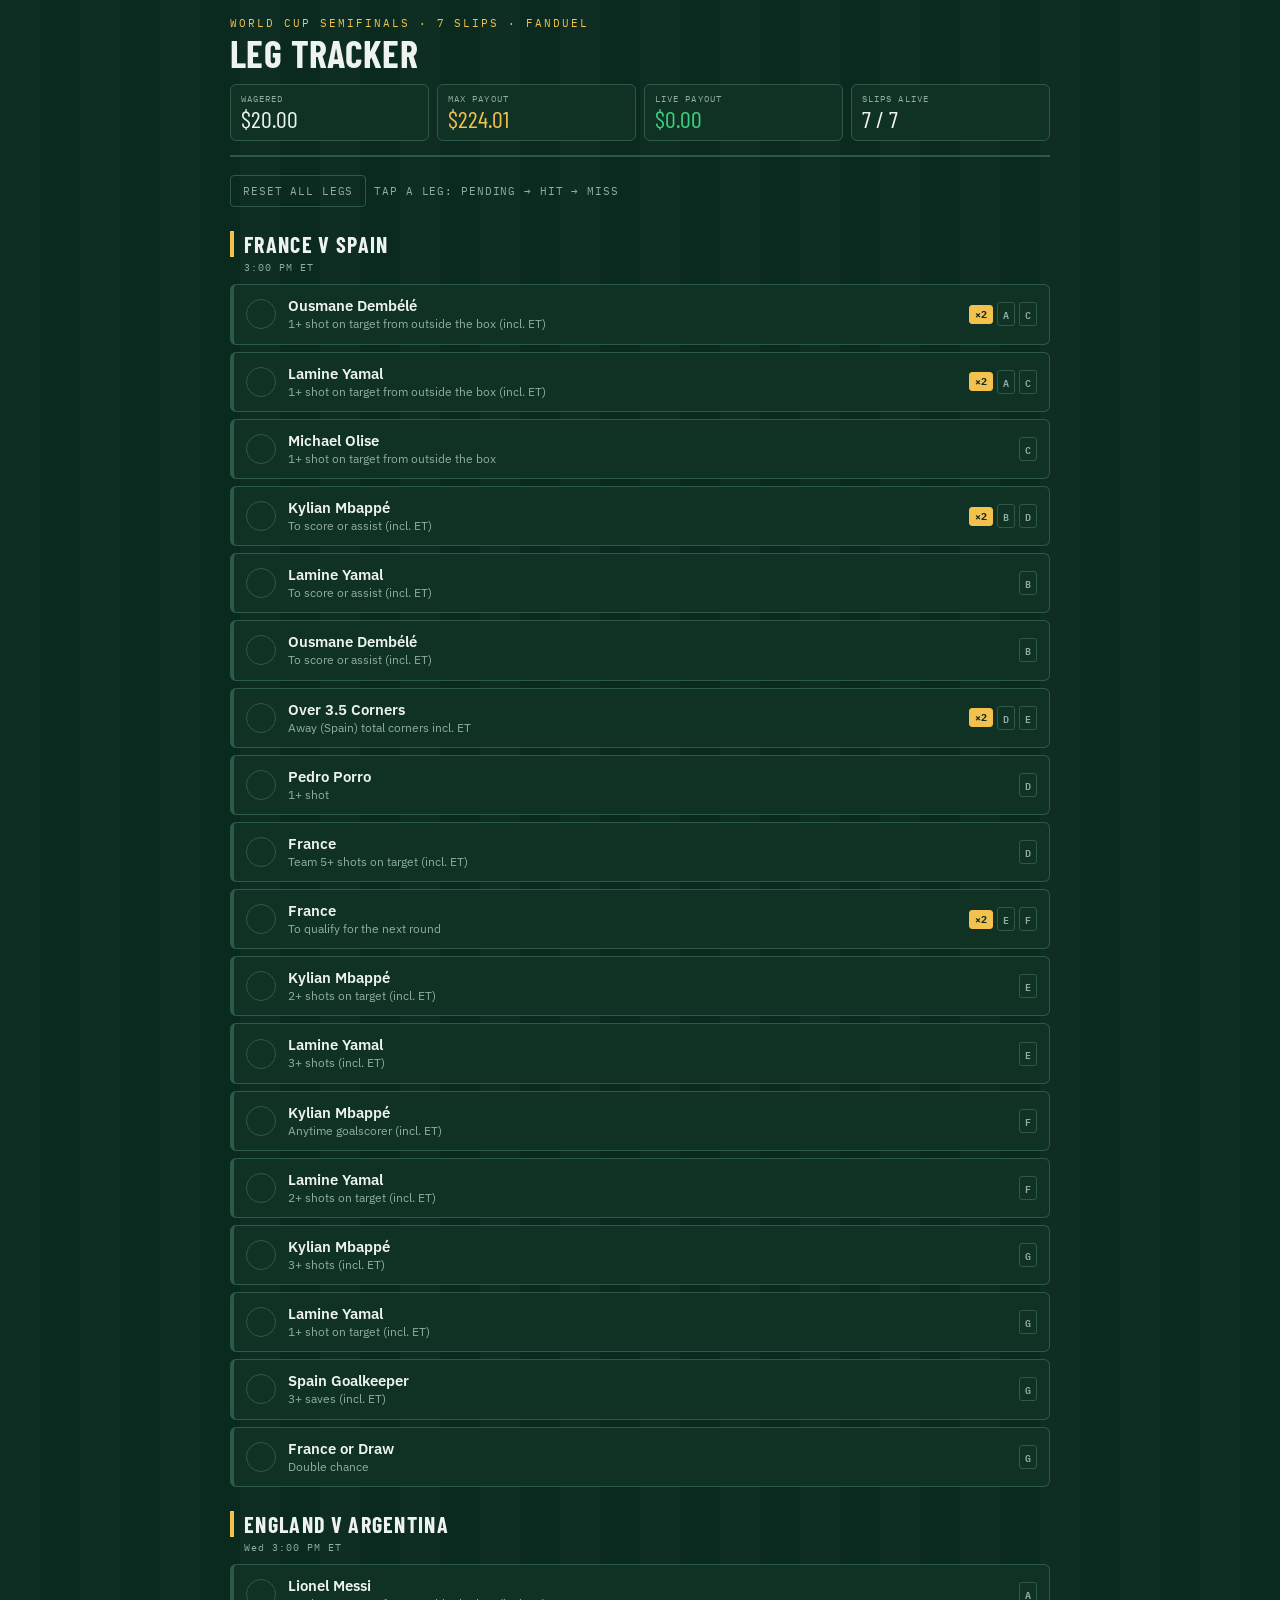
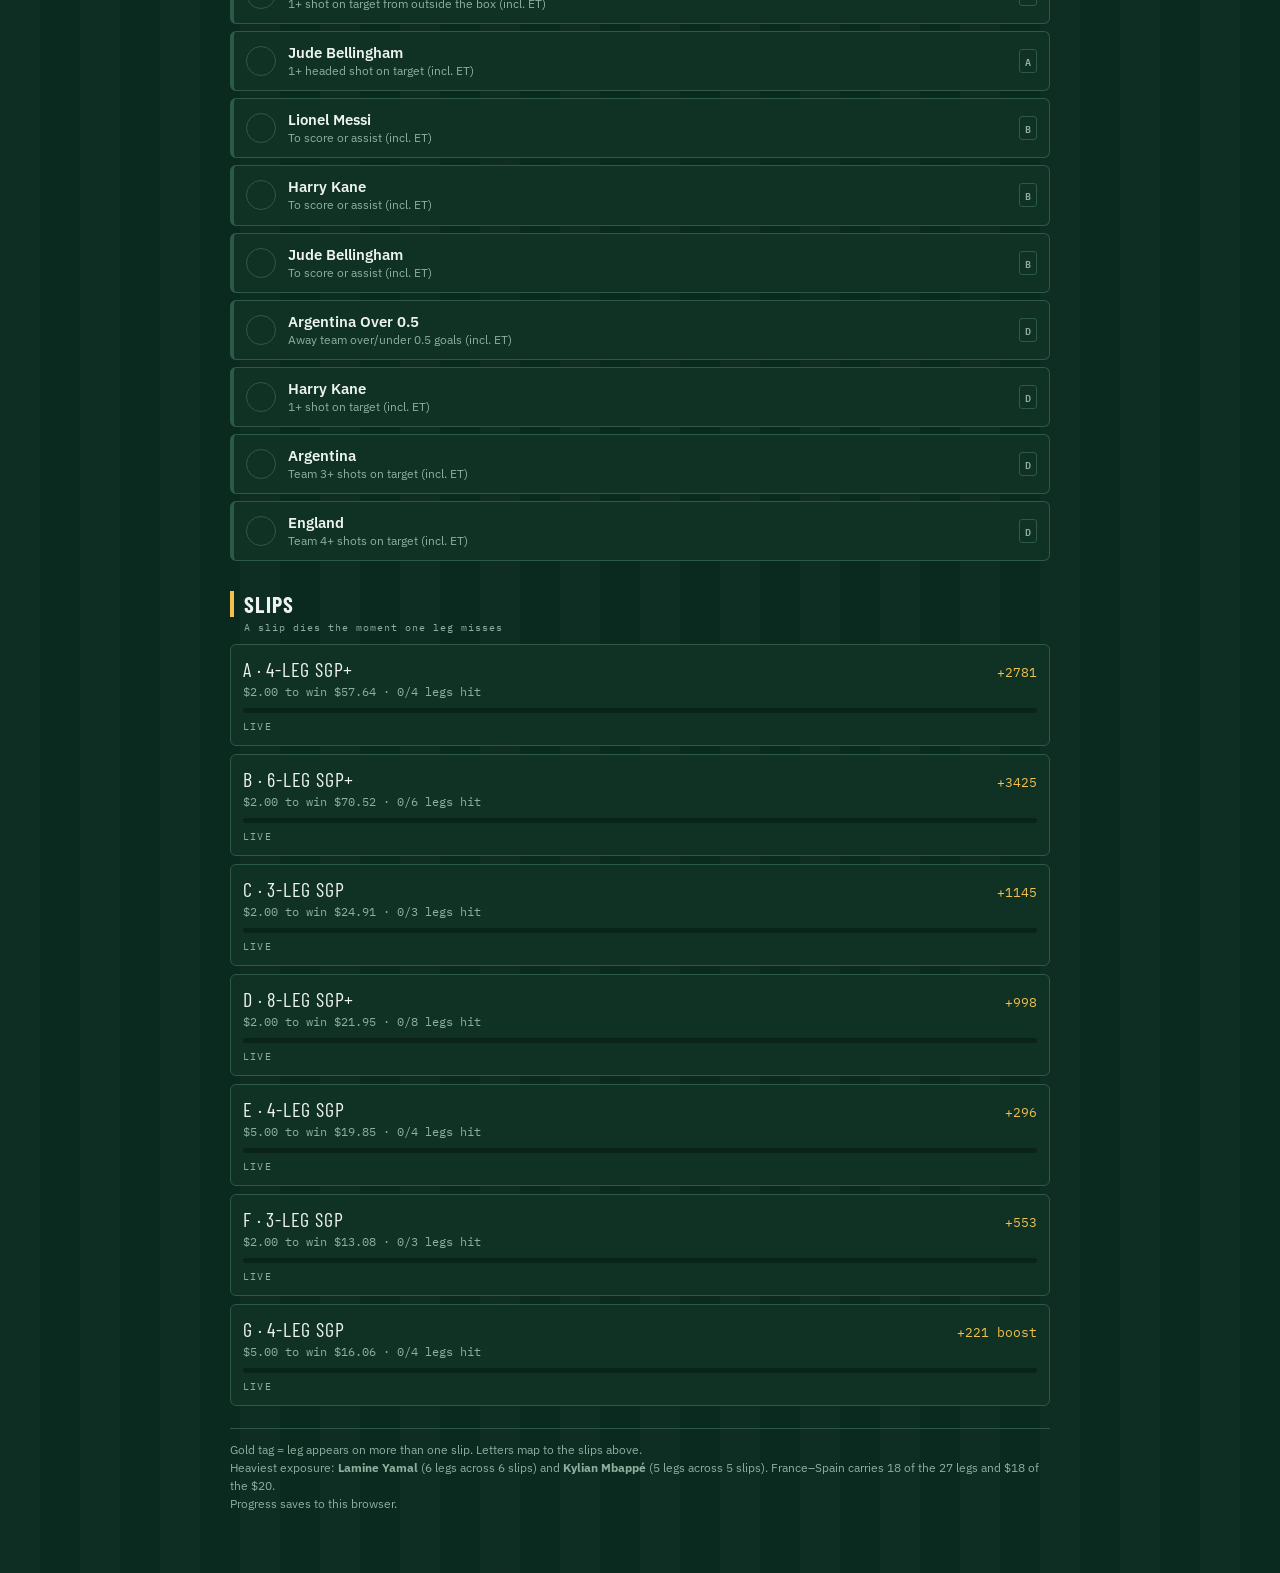
<file: index.html>
<!DOCTYPE html>
<html lang="en">
<head>
<meta charset="utf-8">
<meta name="viewport" content="width=device-width, initial-scale=1">
<meta name="theme-color" content="#0b2a1f">
<title>WC Semis — Bet Tracker</title>
<link rel="preconnect" href="https://fonts.googleapis.com">
<link rel="preconnect" href="https://fonts.gstatic.com" crossorigin>
<link href="https://fonts.googleapis.com/css2?family=Barlow+Condensed:wght@500;600;700&family=IBM+Plex+Sans:wght@400;500;600&family=IBM+Plex+Mono:wght@500;600&display=swap" rel="stylesheet">
<style>
  :root{
    --pitch:#0b2a1f;
    --pitch-2:#103829;
    --line:#2c5a46;
    --chalk:#eef3ef;
    --dim:#8fae9f;
    --gold:#f2c14e;
    --hit:#3fd07f;
    --miss:#e2574c;
    --card:#0f3225;
  }
  *{box-sizing:border-box;margin:0;padding:0}
  body{
    background:var(--pitch);
    background-image:repeating-linear-gradient(90deg, rgba(255,255,255,.014) 0 40px, transparent 40px 80px);
    color:var(--chalk);
    font-family:'IBM Plex Sans',system-ui,sans-serif;
    padding:16px 14px 60px;
    -webkit-font-smoothing:antialiased;
    min-height:100vh;
  }
  .wrap{max-width:820px;margin:0 auto}

  header{border-bottom:2px solid var(--line);padding-bottom:14px;margin-bottom:18px}
  .eyebrow{font-family:'IBM Plex Mono',monospace;font-size:11px;letter-spacing:.18em;color:var(--gold);text-transform:uppercase}
  h1{font-family:'Barlow Condensed',sans-serif;font-size:38px;line-height:1;letter-spacing:.01em;text-transform:uppercase;margin:4px 0 12px}
  .kpis{display:grid;grid-template-columns:repeat(4,1fr);gap:8px}
  .kpi{background:var(--card);border:1px solid var(--line);border-radius:6px;padding:8px 10px}
  .kpi .l{font-size:9px;letter-spacing:.12em;text-transform:uppercase;color:var(--dim);font-family:'IBM Plex Mono',monospace}
  .kpi .v{font-family:'Barlow Condensed',sans-serif;font-size:24px;line-height:1.1;margin-top:2px}
  .kpi .v.gold{color:var(--gold)}
  .kpi .v.hit{color:var(--hit)}

  .bar{display:flex;gap:8px;margin:16px 0 10px;flex-wrap:wrap;align-items:center}
  button.act{
    font-family:'IBM Plex Mono',monospace;font-size:11px;letter-spacing:.08em;text-transform:uppercase;
    background:transparent;color:var(--dim);border:1px solid var(--line);border-radius:4px;
    padding:8px 12px;cursor:pointer;
  }
  button.act:hover{color:var(--chalk);border-color:var(--chalk)}
  button.act:focus-visible{outline:2px solid var(--gold);outline-offset:2px}
  .hint{font-family:'IBM Plex Mono',monospace;font-size:11px;letter-spacing:.08em;text-transform:uppercase;color:var(--dim)}

  h2.match{
    font-family:'Barlow Condensed',sans-serif;font-size:22px;text-transform:uppercase;letter-spacing:.06em;
    margin:24px 0 4px;padding-left:10px;border-left:4px solid var(--gold);
  }
  .kick{font-family:'IBM Plex Mono',monospace;font-size:10px;color:var(--dim);margin:0 0 10px 14px;letter-spacing:.1em}

  .leg{
    display:flex;align-items:center;gap:12px;
    background:var(--card);border:1px solid var(--line);border-left:4px solid var(--line);
    border-radius:6px;padding:11px 12px;margin-bottom:7px;cursor:pointer;
    transition:border-color .12s ease,background .12s ease;
    -webkit-tap-highlight-color:transparent;
  }
  .leg:hover{background:var(--pitch-2)}
  .leg:focus-visible{outline:2px solid var(--gold);outline-offset:2px}
  .leg[data-state="hit"]{border-left-color:var(--hit)}
  .leg[data-state="miss"]{border-left-color:var(--miss);opacity:.6}
  .mark{
    flex:0 0 30px;height:30px;border-radius:50%;border:1.5px solid var(--line);
    display:flex;align-items:center;justify-content:center;
    font-family:'Barlow Condensed',sans-serif;font-size:19px;color:var(--dim);
  }
  .leg[data-state="hit"] .mark{border-color:var(--hit);color:var(--hit);background:rgba(63,208,127,.12)}
  .leg[data-state="miss"] .mark{border-color:var(--miss);color:var(--miss);background:rgba(226,87,76,.12)}
  .leg .body{flex:1;min-width:0}
  .leg .who{font-weight:600;font-size:15px}
  .leg[data-state="hit"] .who{text-decoration:line-through;text-decoration-color:var(--hit);text-decoration-thickness:1px}
  .leg .what{font-size:12px;color:var(--dim);margin-top:1px;line-height:1.35}
  .tags{flex:0 0 auto;display:flex;gap:4px;align-items:center;flex-wrap:wrap;justify-content:flex-end;max-width:120px}
  .tag{
    font-family:'IBM Plex Mono',monospace;font-size:10px;font-weight:600;
    border:1px solid var(--line);border-radius:3px;padding:2px 5px;color:var(--dim);
  }
  .dupe{background:var(--gold);color:#0b2a1f;border-color:var(--gold);font-weight:700}

  .slips{margin-top:30px}
  .slip{
    background:var(--card);border:1px solid var(--line);border-radius:6px;
    padding:12px;margin-bottom:8px;
  }
  .slip .top{display:flex;justify-content:space-between;align-items:baseline;gap:10px}
  .slip .name{font-family:'Barlow Condensed',sans-serif;font-size:20px;text-transform:uppercase;letter-spacing:.04em}
  .slip .odds{font-family:'IBM Plex Mono',monospace;font-size:13px;color:var(--gold);white-space:nowrap}
  .slip .money{font-family:'IBM Plex Mono',monospace;font-size:12px;color:var(--dim);margin-top:3px}
  .slip .prog{height:5px;background:#0a2418;border-radius:3px;margin-top:9px;overflow:hidden}
  .slip .prog i{display:block;height:100%;background:var(--hit);width:0;transition:width .2s ease}
  .status{font-family:'IBM Plex Mono',monospace;font-size:10px;letter-spacing:.12em;text-transform:uppercase;margin-top:7px}
  .status.live{color:var(--dim)}
  .status.won{color:var(--hit)}
  .status.dead{color:var(--miss)}
  .slip[data-status="dead"]{opacity:.5}
  .slip[data-status="won"]{border-color:var(--hit)}

  .note{font-size:12px;color:var(--dim);margin-top:22px;line-height:1.5;border-top:1px solid var(--line);padding-top:12px}
  @media(max-width:560px){
    .kpis{grid-template-columns:repeat(2,1fr)}
    h1{font-size:30px}
    .tags{max-width:74px}
  }
  @media(prefers-reduced-motion:reduce){*{transition:none!important}}
</style>
</head>
<body>
<div class="wrap">

<header>
  <div class="eyebrow">World Cup Semifinals · 7 slips · FanDuel</div>
  <h1>Leg Tracker</h1>
  <div class="kpis">
    <div class="kpi"><div class="l">Wagered</div><div class="v">$20.00</div></div>
    <div class="kpi"><div class="l">Max payout</div><div class="v gold">$224.01</div></div>
    <div class="kpi"><div class="l">Live payout</div><div class="v hit" id="livePay">$0.00</div></div>
    <div class="kpi"><div class="l">Slips alive</div><div class="v" id="alive">7 / 7</div></div>
  </div>
</header>

<div class="bar">
  <button class="act" id="reset">Reset all legs</button>
  <span class="hint">Tap a leg: pending → hit → miss</span>
</div>

<h2 class="match">France v Spain</h2>
<div class="kick">3:00 PM ET</div>
<div id="fs"></div>

<h2 class="match">England v Argentina</h2>
<div class="kick">Wed 3:00 PM ET</div>
<div id="ea"></div>

<div class="slips">
  <h2 class="match">Slips</h2>
  <div class="kick">A slip dies the moment one leg misses</div>
  <div id="slipList"></div>
</div>

<div class="note">
  Gold tag = leg appears on more than one slip. Letters map to the slips above.<br>
  Heaviest exposure: <strong>Lamine Yamal</strong> (6 legs across 6 slips) and <strong>Kylian Mbappé</strong> (5 legs across 5 slips). France–Spain carries 18 of the 27 legs and $18 of the $20.<br>
  Progress saves to this browser.
</div>

</div>

<script>
const LEGS = [
  {id:'fs1', m:'fs', who:'Ousmane Dembélé', what:'1+ shot on target from outside the box (incl. ET)', slips:['A','C']},
  {id:'fs2', m:'fs', who:'Lamine Yamal', what:'1+ shot on target from outside the box (incl. ET)', slips:['A','C']},
  {id:'fs3', m:'fs', who:'Michael Olise', what:'1+ shot on target from outside the box', slips:['C']},
  {id:'fs4', m:'fs', who:'Kylian Mbappé', what:'To score or assist (incl. ET)', slips:['B','D']},
  {id:'fs5', m:'fs', who:'Lamine Yamal', what:'To score or assist (incl. ET)', slips:['B']},
  {id:'fs6', m:'fs', who:'Ousmane Dembélé', what:'To score or assist (incl. ET)', slips:['B']},
  {id:'fs7', m:'fs', who:'Over 3.5 Corners', what:'Away (Spain) total corners incl. ET', slips:['D','E']},
  {id:'fs8', m:'fs', who:'Pedro Porro', what:'1+ shot', slips:['D']},
  {id:'fs9', m:'fs', who:'France', what:'Team 5+ shots on target (incl. ET)', slips:['D']},
  {id:'fs10', m:'fs', who:'France', what:'To qualify for the next round', slips:['E','F']},
  {id:'fs11', m:'fs', who:'Kylian Mbappé', what:'2+ shots on target (incl. ET)', slips:['E']},
  {id:'fs12', m:'fs', who:'Lamine Yamal', what:'3+ shots (incl. ET)', slips:['E']},
  {id:'fs13', m:'fs', who:'Kylian Mbappé', what:'Anytime goalscorer (incl. ET)', slips:['F']},
  {id:'fs14', m:'fs', who:'Lamine Yamal', what:'2+ shots on target (incl. ET)', slips:['F']},
  {id:'fs15', m:'fs', who:'Kylian Mbappé', what:'3+ shots (incl. ET)', slips:['G']},
  {id:'fs16', m:'fs', who:'Lamine Yamal', what:'1+ shot on target (incl. ET)', slips:['G']},
  {id:'fs17', m:'fs', who:'Spain Goalkeeper', what:'3+ saves (incl. ET)', slips:['G']},
  {id:'fs18', m:'fs', who:'France or Draw', what:'Double chance', slips:['G']},
  {id:'ea1', m:'ea', who:'Lionel Messi', what:'1+ shot on target from outside the box (incl. ET)', slips:['A']},
  {id:'ea2', m:'ea', who:'Jude Bellingham', what:'1+ headed shot on target (incl. ET)', slips:['A']},
  {id:'ea3', m:'ea', who:'Lionel Messi', what:'To score or assist (incl. ET)', slips:['B']},
  {id:'ea4', m:'ea', who:'Harry Kane', what:'To score or assist (incl. ET)', slips:['B']},
  {id:'ea5', m:'ea', who:'Jude Bellingham', what:'To score or assist (incl. ET)', slips:['B']},
  {id:'ea6', m:'ea', who:'Argentina Over 0.5', what:'Away team over/under 0.5 goals (incl. ET)', slips:['D']},
  {id:'ea7', m:'ea', who:'Harry Kane', what:'1+ shot on target (incl. ET)', slips:['D']},
  {id:'ea8', m:'ea', who:'Argentina', what:'Team 3+ shots on target (incl. ET)', slips:['D']},
  {id:'ea9', m:'ea', who:'England', what:'Team 4+ shots on target (incl. ET)', slips:['D']},
];

const SLIPS = [
  {id:'A', name:'4-leg SGP+', odds:'+2781', wager:2, payout:57.64, legs:['fs1','fs2','ea1','ea2']},
  {id:'B', name:'6-leg SGP+', odds:'+3425', wager:2, payout:70.52, legs:['ea3','ea4','ea5','fs4','fs5','fs6']},
  {id:'C', name:'3-leg SGP', odds:'+1145', wager:2, payout:24.91, legs:['fs1','fs2','fs3']},
  {id:'D', name:'8-leg SGP+', odds:'+998', wager:2, payout:21.95, legs:['fs7','fs4','fs8','fs9','ea6','ea7','ea8','ea9']},
  {id:'E', name:'4-leg SGP', odds:'+296', wager:5, payout:19.85, legs:['fs10','fs7','fs11','fs12']},
  {id:'F', name:'3-leg SGP', odds:'+553', wager:2, payout:13.08, legs:['fs10','fs13','fs14']},
  {id:'G', name:'4-leg SGP', odds:'+221 boost', wager:5, payout:16.06, legs:['fs15','fs16','fs17','fs18']},
];

const KEY = 'wc-semis-legs-v1';
const NEXT = {pending:'hit', hit:'miss', miss:'pending'};
const MARK = {pending:'', hit:'✓', miss:'✕'};

let state = {};
LEGS.forEach(l => state[l.id] = 'pending');

function load(){
  try{
    const raw = localStorage.getItem(KEY);
    if(raw){
      const s = JSON.parse(raw);
      LEGS.forEach(l => { if(s[l.id]) state[l.id] = s[l.id]; });
    }
  }catch(e){}
}
function save(){
  try{ localStorage.setItem(KEY, JSON.stringify(state)); }catch(e){}
}

function legEl(l){
  const d = document.createElement('div');
  d.className = 'leg';
  d.tabIndex = 0;
  d.setAttribute('role','button');
  d.dataset.state = state[l.id];
  const dupe = l.slips.length > 1;
  d.innerHTML =
    '<div class="mark">' + MARK[state[l.id]] + '</div>' +
    '<div class="body">' +
      '<div class="who">' + l.who + '</div>' +
      '<div class="what">' + l.what + '</div>' +
    '</div>' +
    '<div class="tags">' +
      (dupe ? '<span class="tag dupe">×' + l.slips.length + '</span>' : '') +
      l.slips.map(function(s){ return '<span class="tag">' + s + '</span>'; }).join('') +
    '</div>';
  const cycle = function(){ state[l.id] = NEXT[state[l.id]]; save(); render(); };
  d.addEventListener('click', cycle);
  d.addEventListener('keydown', function(e){
    if(e.key === ' ' || e.key === 'Enter'){ e.preventDefault(); cycle(); }
  });
  return d;
}

function render(){
  ['fs','ea'].forEach(function(m){
    const box = document.getElementById(m);
    box.innerHTML = '';
    LEGS.filter(function(l){ return l.m === m; }).forEach(function(l){ box.appendChild(legEl(l)); });
  });

  const list = document.getElementById('slipList');
  list.innerHTML = '';
  let livePay = 0, alive = 0;

  SLIPS.forEach(function(s){
    const states = s.legs.map(function(id){ return state[id]; });
    const hits = states.filter(function(x){ return x === 'hit'; }).length;
    const dead = states.some(function(x){ return x === 'miss'; });
    const won = hits === s.legs.length;
    const status = dead ? 'dead' : (won ? 'won' : 'live');
    if(!dead) alive++;
    if(won) livePay += s.payout;

    const el = document.createElement('div');
    el.className = 'slip';
    el.dataset.status = status;
    el.innerHTML =
      '<div class="top">' +
        '<div class="name">' + s.id + ' · ' + s.name + '</div>' +
        '<div class="odds">' + s.odds + '</div>' +
      '</div>' +
      '<div class="money">$' + s.wager.toFixed(2) + ' to win $' + s.payout.toFixed(2) + ' · ' + hits + '/' + s.legs.length + ' legs hit</div>' +
      '<div class="prog"><i style="width:' + (hits / s.legs.length * 100) + '%;background:' + (dead ? 'var(--miss)' : 'var(--hit)') + '"></i></div>' +
      '<div class="status ' + status + '">' + (dead ? 'Lost' : won ? 'Winner — $' + s.payout.toFixed(2) : 'Live') + '</div>';
    list.appendChild(el);
  });

  document.getElementById('livePay').textContent = '$' + livePay.toFixed(2);
  document.getElementById('alive').textContent = alive + ' / 7';
}

document.getElementById('reset').addEventListener('click', function(){
  LEGS.forEach(function(l){ state[l.id] = 'pending'; });
  save();
  render();
});

load();
render();
</script>
</body>
</html>
</file>
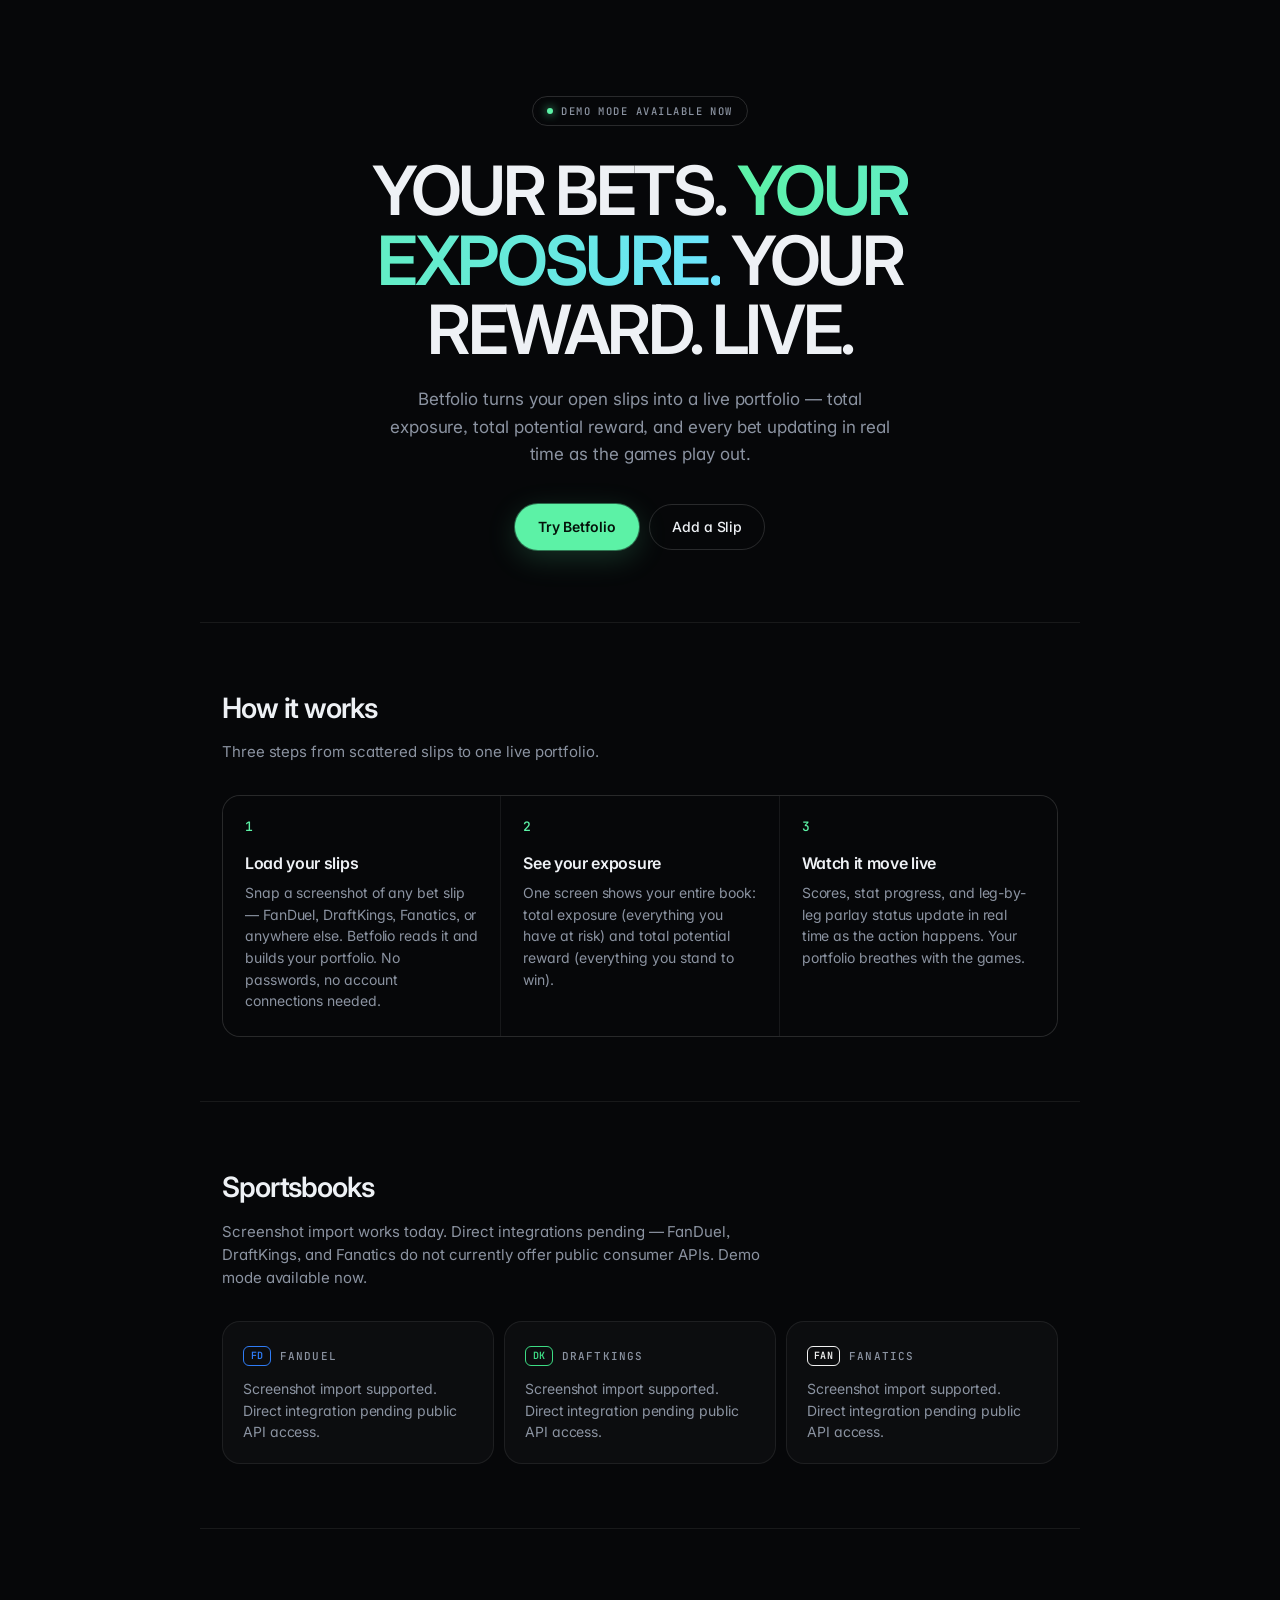
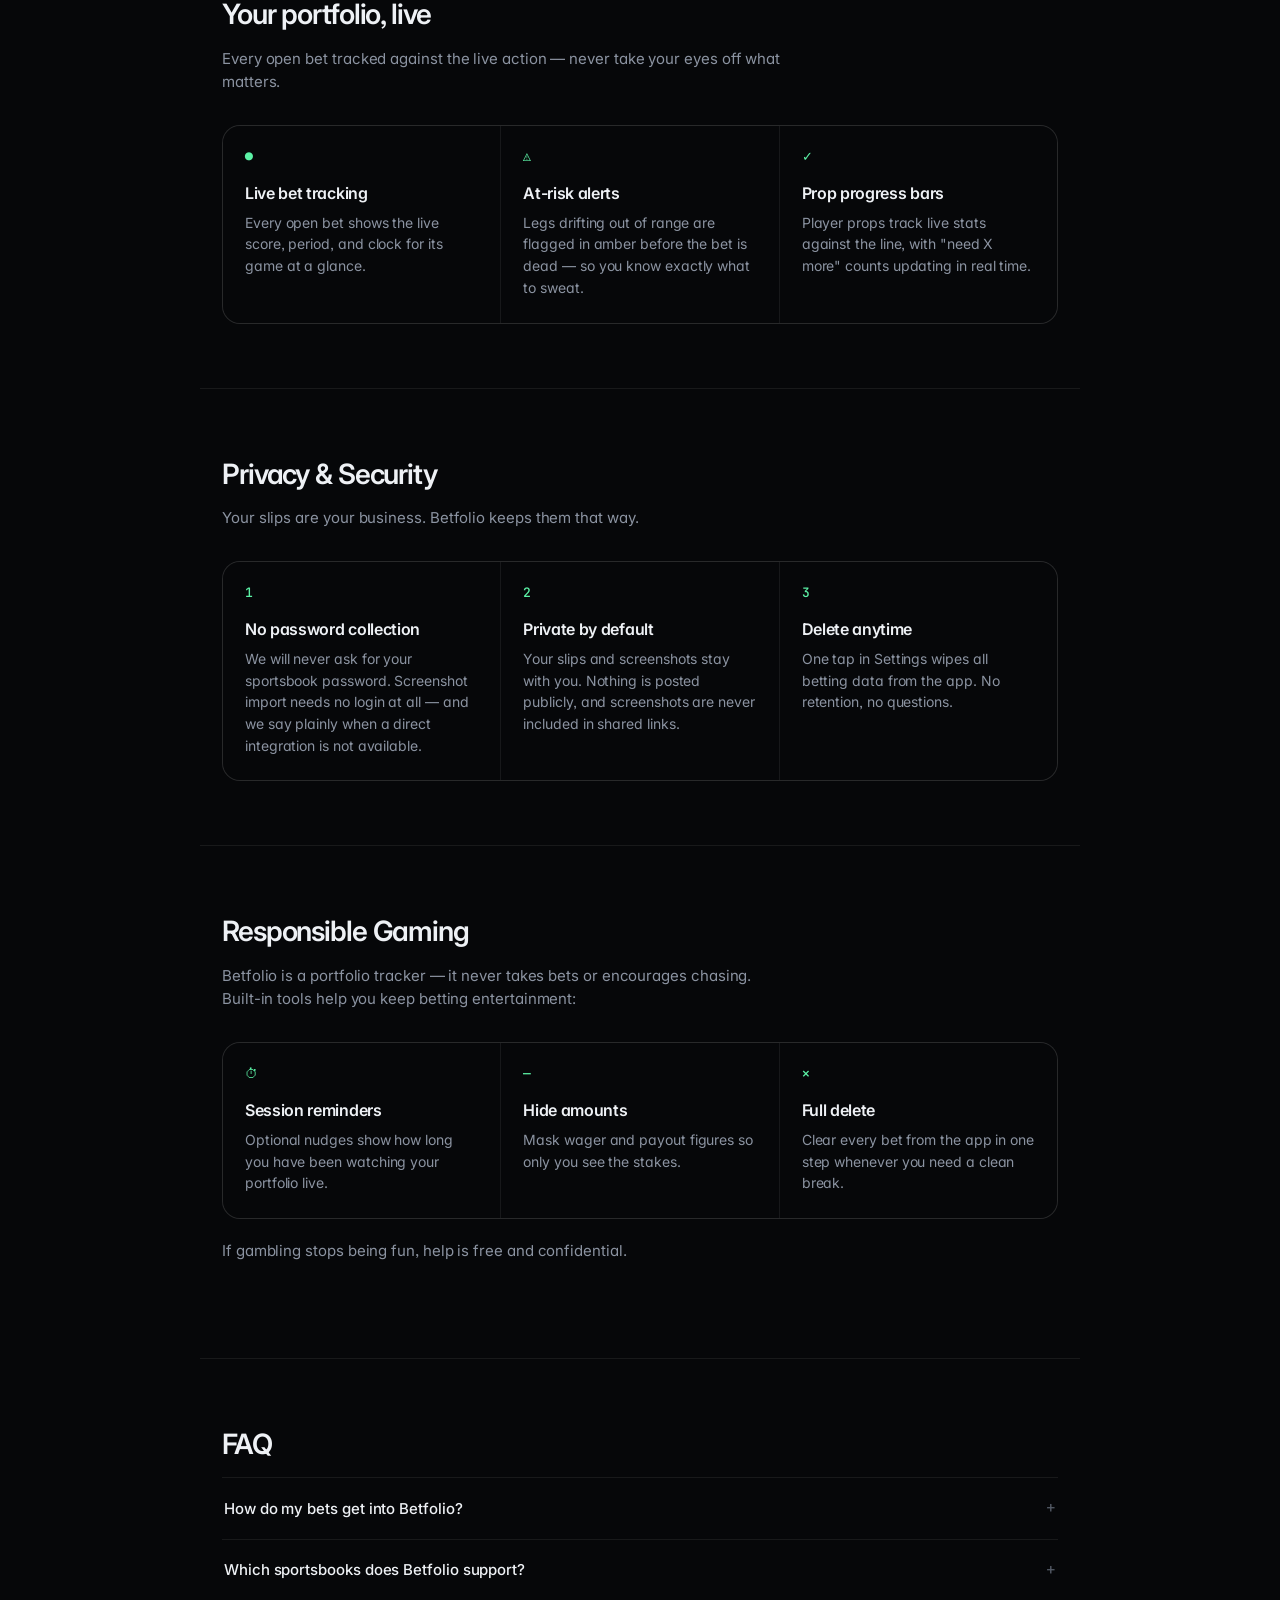
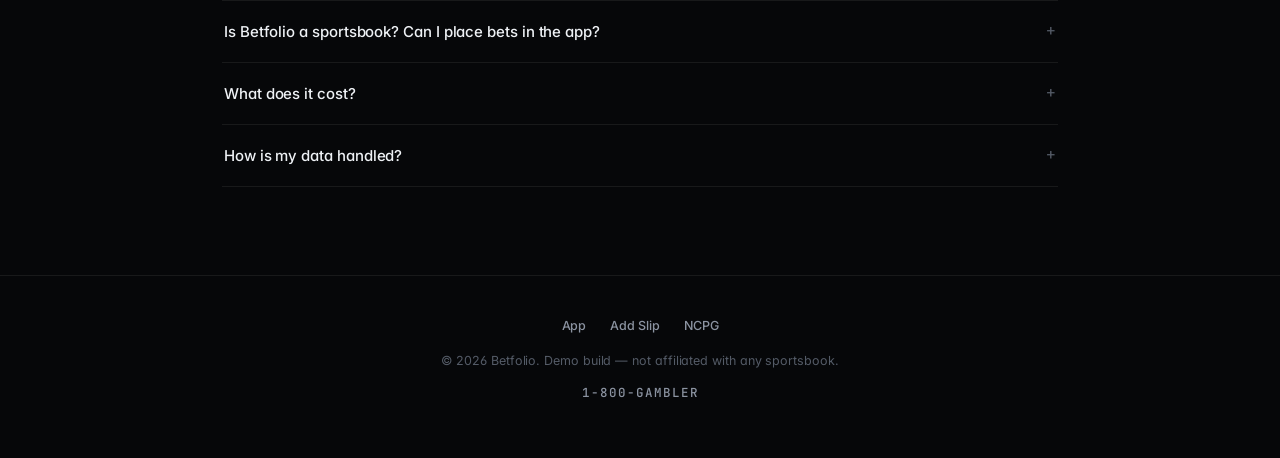
<file: betfolio/index.html>
<!doctype html>
<html lang="en">
  <head>
    <meta charset="UTF-8" />
    <link rel="icon" type="image/svg+xml" href="./icon.svg" />
    <meta name="viewport" content="width=device-width, initial-scale=1.0, viewport-fit=cover" />
    <meta name="theme-color" content="#060709" />
    <meta name="description" content="Betfolio — your live betting portfolio. Total exposure and potential reward, updating as games play out." />
    <link rel="manifest" href="./manifest.webmanifest" />
    <link rel="apple-touch-icon" href="./apple-touch-icon.png" />
    <meta name="apple-mobile-web-app-capable" content="yes" />
    <meta name="apple-mobile-web-app-status-bar-style" content="black-translucent" />
    <link rel="preconnect" href="https://fonts.googleapis.com" />
    <link rel="preconnect" href="https://fonts.gstatic.com" crossorigin />
    <link href="https://fonts.googleapis.com/css2?family=Inter:wght@400;500;600&family=JetBrains+Mono:wght@400;500;600&display=swap" rel="stylesheet" />
    <title>Betfolio — Live Betting Portfolio</title>
    <script src="./slip.js?v=0926.10"></script>
    <script type="module" crossorigin>var Bh=Object.defineProperty;var Fh=(s,o,a)=>o in s?Bh(s,o,{enumerable:!0,configurable:!0,writable:!0,value:a}):s[o]=a;var He=(s,o,a)=>Fh(s,typeof o!="symbol"?o+"":o,a);function df(s,o){for(var a=0;a<o.length;a++){const c=o[a];if(typeof c!="string"&&!Array.isArray(c)){for(const d in c)if(d!=="default"&&!(d in s)){const h=Object.getOwnPropertyDescriptor(c,d);h&&Object.defineProperty(s,d,h.get?h:{enumerable:!0,get:()=>c[d]})}}}return Object.freeze(Object.defineProperty(s,Symbol.toStringTag,{value:"Module"}))}(function(){const o=document.createElement("link").relList;if(o&&o.supports&&o.supports("modulepreload"))return;for(const d of document.querySelectorAll('link[rel="modulepreload"]'))c(d);new MutationObserver(d=>{for(const h of d)if(h.type==="childList")for(const m of h.addedNodes)m.tagName==="LINK"&&m.rel==="modulepreload"&&c(m)}).observe(document,{childList:!0,subtree:!0});function a(d){const h={};return d.integrity&&(h.integrity=d.integrity),d.referrerPolicy&&(h.referrerPolicy=d.referrerPolicy),d.crossOrigin==="use-credentials"?h.credentials="include":d.crossOrigin==="anonymous"?h.credentials="omit":h.credentials="same-origin",h}function c(d){if(d.ep)return;d.ep=!0;const h=a(d);fetch(d.href,h)}})();function Za(s){return s&&s.__esModule&&Object.prototype.hasOwnProperty.call(s,"default")?s.default:s}var pa={exports:{}},Qr={},ha={exports:{}},ge={};/**
 * @license React
 * react.production.min.js
 *
 * Copyright (c) Facebook, Inc. and its affiliates.
 *
 * This source code is licensed under the MIT license found in the
 * LICENSE file in the root directory of this source tree.
 */var rd;function $h(){if(rd)return ge;rd=1;var s=Symbol.for("react.element"),o=Symbol.for("react.portal"),a=Symbol.for("react.fragment"),c=Symbol.for("react.strict_mode"),d=Symbol.for("react.profiler"),h=Symbol.for("react.provider"),m=Symbol.for("react.context"),w=Symbol.for("react.forward_ref"),g=Symbol.for("react.suspense"),k=Symbol.for("react.memo"),L=Symbol.for("react.lazy"),S=Symbol.iterator;function C(p){return p===null||typeof p!="object"?null:(p=S&&p[S]||p["@@iterator"],typeof p=="function"?p:null)}var R={isMounted:function(){return!1},enqueueForceUpdate:function(){},enqueueReplaceState:function(){},enqueueSetState:function(){}},A=Object.assign,I={};function O(p,j,z){this.props=p,this.context=j,this.refs=I,this.updater=z||R}O.prototype.isReactComponent={},O.prototype.setState=function(p,j){if(typeof p!="object"&&typeof p!="function"&&p!=null)throw Error("setState(...): takes an object of state variables to update or a function which returns an object of state variables.");this.updater.enqueueSetState(this,p,j,"setState")},O.prototype.forceUpdate=function(p){this.updater.enqueueForceUpdate(this,p,"forceUpdate")};function H(){}H.prototype=O.prototype;function V(p,j,z){this.props=p,this.context=j,this.refs=I,this.updater=z||R}var Y=V.prototype=new H;Y.constructor=V,A(Y,O.prototype),Y.isPureReactComponent=!0;var K=Array.isArray,oe=Object.prototype.hasOwnProperty,ae={current:null},pe={key:!0,ref:!0,__self:!0,__source:!0};function J(p,j,z){var W,te={},ne=null,de=null;if(j!=null)for(W in j.ref!==void 0&&(de=j.ref),j.key!==void 0&&(ne=""+j.key),j)oe.call(j,W)&&!pe.hasOwnProperty(W)&&(te[W]=j[W]);var ue=arguments.length-2;if(ue===1)te.children=z;else if(1<ue){for(var q=Array(ue),le=0;le<ue;le++)q[le]=arguments[le+2];te.children=q}if(p&&p.defaultProps)for(W in ue=p.defaultProps,ue)te[W]===void 0&&(te[W]=ue[W]);return{$$typeof:s,type:p,key:ne,ref:de,props:te,_owner:ae.current}}function U(p,j){return{$$typeof:s,type:p.type,key:j,ref:p.ref,props:p.props,_owner:p._owner}}function ie(p){return typeof p=="object"&&p!==null&&p.$$typeof===s}function he(p){var j={"=":"=0",":":"=2"};return"$"+p.replace(/[=:]/g,function(z){return j[z]})}var fe=/\/+/g;function ve(p,j){return typeof p=="object"&&p!==null&&p.key!=null?he(""+p.key):j.toString(36)}function me(p,j,z,W,te){var ne=typeof p;(ne==="undefined"||ne==="boolean")&&(p=null);var de=!1;if(p===null)de=!0;else switch(ne){case"string":case"number":de=!0;break;case"object":switch(p.$$typeof){case s:case o:de=!0}}if(de)return de=p,te=te(de),p=W===""?"."+ve(de,0):W,K(te)?(z="",p!=null&&(z=p.replace(fe,"$&/")+"/"),me(te,j,z,"",function(le){return le})):te!=null&&(ie(te)&&(te=U(te,z+(!te.key||de&&de.key===te.key?"":(""+te.key).replace(fe,"$&/")+"/")+p)),j.push(te)),1;if(de=0,W=W===""?".":W+":",K(p))for(var ue=0;ue<p.length;ue++){ne=p[ue];var q=W+ve(ne,ue);de+=me(ne,j,z,q,te)}else if(q=C(p),typeof q=="function")for(p=q.call(p),ue=0;!(ne=p.next()).done;)ne=ne.value,q=W+ve(ne,ue++),de+=me(ne,j,z,q,te);else if(ne==="object")throw j=String(p),Error("Objects are not valid as a React child (found: "+(j==="[object Object]"?"object with keys {"+Object.keys(p).join(", ")+"}":j)+"). If you meant to render a collection of children, use an array instead.");return de}function Te(p,j,z){if(p==null)return p;var W=[],te=0;return me(p,W,"","",function(ne){return j.call(z,ne,te++)}),W}function be(p){if(p._status===-1){var j=p._result;j=j(),j.then(function(z){(p._status===0||p._status===-1)&&(p._status=1,p._result=z)},function(z){(p._status===0||p._status===-1)&&(p._status=2,p._result=z)}),p._status===-1&&(p._status=0,p._result=j)}if(p._status===1)return p._result.default;throw p._result}var we={current:null},$={transition:null},_={ReactCurrentDispatcher:we,ReactCurrentBatchConfig:$,ReactCurrentOwner:ae};function N(){throw Error("act(...) is not supported in production builds of React.")}return ge.Children={map:Te,forEach:function(p,j,z){Te(p,function(){j.apply(this,arguments)},z)},count:function(p){var j=0;return Te(p,function(){j++}),j},toArray:function(p){return Te(p,function(j){return j})||[]},only:function(p){if(!ie(p))throw Error("React.Children.only expected to receive a single React element child.");return p}},ge.Component=O,ge.Fragment=a,ge.Profiler=d,ge.PureComponent=V,ge.StrictMode=c,ge.Suspense=g,ge.__SECRET_INTERNALS_DO_NOT_USE_OR_YOU_WILL_BE_FIRED=_,ge.act=N,ge.cloneElement=function(p,j,z){if(p==null)throw Error("React.cloneElement(...): The argument must be a React element, but you passed "+p+".");var W=A({},p.props),te=p.key,ne=p.ref,de=p._owner;if(j!=null){if(j.ref!==void 0&&(ne=j.ref,de=ae.current),j.key!==void 0&&(te=""+j.key),p.type&&p.type.defaultProps)var ue=p.type.defaultProps;for(q in j)oe.call(j,q)&&!pe.hasOwnProperty(q)&&(W[q]=j[q]===void 0&&ue!==void 0?ue[q]:j[q])}var q=arguments.length-2;if(q===1)W.children=z;else if(1<q){ue=Array(q);for(var le=0;le<q;le++)ue[le]=arguments[le+2];W.children=ue}return{$$typeof:s,type:p.type,key:te,ref:ne,props:W,_owner:de}},ge.createContext=function(p){return p={$$typeof:m,_currentValue:p,_currentValue2:p,_threadCount:0,Provider:null,Consumer:null,_defaultValue:null,_globalName:null},p.Provider={$$typeof:h,_context:p},p.Consumer=p},ge.createElement=J,ge.createFactory=function(p){var j=J.bind(null,p);return j.type=p,j},ge.createRef=function(){return{current:null}},ge.forwardRef=function(p){return{$$typeof:w,render:p}},ge.isValidElement=ie,ge.lazy=function(p){return{$$typeof:L,_payload:{_status:-1,_result:p},_init:be}},ge.memo=function(p,j){return{$$typeof:k,type:p,compare:j===void 0?null:j}},ge.startTransition=function(p){var j=$.transition;$.transition={};try{p()}finally{$.transition=j}},ge.unstable_act=N,ge.useCallback=function(p,j){return we.current.useCallback(p,j)},ge.useContext=function(p){return we.current.useContext(p)},ge.useDebugValue=function(){},ge.useDeferredValue=function(p){return we.current.useDeferredValue(p)},ge.useEffect=function(p,j){return we.current.useEffect(p,j)},ge.useId=function(){return we.current.useId()},ge.useImperativeHandle=function(p,j,z){return we.current.useImperativeHandle(p,j,z)},ge.useInsertionEffect=function(p,j){return we.current.useInsertionEffect(p,j)},ge.useLayoutEffect=function(p,j){return we.current.useLayoutEffect(p,j)},ge.useMemo=function(p,j){return we.current.useMemo(p,j)},ge.useReducer=function(p,j,z){return we.current.useReducer(p,j,z)},ge.useRef=function(p){return we.current.useRef(p)},ge.useState=function(p){return we.current.useState(p)},ge.useSyncExternalStore=function(p,j,z){return we.current.useSyncExternalStore(p,j,z)},ge.useTransition=function(){return we.current.useTransition()},ge.version="18.3.1",ge}var sd;function ei(){return sd||(sd=1,ha.exports=$h()),ha.exports}/**
 * @license React
 * react-jsx-runtime.production.min.js
 *
 * Copyright (c) Facebook, Inc. and its affiliates.
 *
 * This source code is licensed under the MIT license found in the
 * LICENSE file in the root directory of this source tree.
 */var ld;function Uh(){if(ld)return Qr;ld=1;var s=ei(),o=Symbol.for("react.element"),a=Symbol.for("react.fragment"),c=Object.prototype.hasOwnProperty,d=s.__SECRET_INTERNALS_DO_NOT_USE_OR_YOU_WILL_BE_FIRED.ReactCurrentOwner,h={key:!0,ref:!0,__self:!0,__source:!0};function m(w,g,k){var L,S={},C=null,R=null;k!==void 0&&(C=""+k),g.key!==void 0&&(C=""+g.key),g.ref!==void 0&&(R=g.ref);for(L in g)c.call(g,L)&&!h.hasOwnProperty(L)&&(S[L]=g[L]);if(w&&w.defaultProps)for(L in g=w.defaultProps,g)S[L]===void 0&&(S[L]=g[L]);return{$$typeof:o,type:w,key:C,ref:R,props:S,_owner:d.current}}return Qr.Fragment=a,Qr.jsx=m,Qr.jsxs=m,Qr}var od;function Wh(){return od||(od=1,pa.exports=Uh()),pa.exports}var u=Wh(),T=ei();const sr=Za(T),Hh=df({__proto__:null,default:sr},[T]);var il={},ma={exports:{}},at={},ga={exports:{}},va={};/**
 * @license React
 * scheduler.production.min.js
 *
 * Copyright (c) Facebook, Inc. and its affiliates.
 *
 * This source code is licensed under the MIT license found in the
 * LICENSE file in the root directory of this source tree.
 */var ad;function Vh(){return ad||(ad=1,(function(s){function o($,_){var N=$.length;$.push(_);e:for(;0<N;){var p=N-1>>>1,j=$[p];if(0<d(j,_))$[p]=_,$[N]=j,N=p;else break e}}function a($){return $.length===0?null:$[0]}function c($){if($.length===0)return null;var _=$[0],N=$.pop();if(N!==_){$[0]=N;e:for(var p=0,j=$.length,z=j>>>1;p<z;){var W=2*(p+1)-1,te=$[W],ne=W+1,de=$[ne];if(0>d(te,N))ne<j&&0>d(de,te)?($[p]=de,$[ne]=N,p=ne):($[p]=te,$[W]=N,p=W);else if(ne<j&&0>d(de,N))$[p]=de,$[ne]=N,p=ne;else break e}}return _}function d($,_){var N=$.sortIndex-_.sortIndex;return N!==0?N:$.id-_.id}if(typeof performance=="object"&&typeof performance.now=="function"){var h=performance;s.unstable_now=function(){return h.now()}}else{var m=Date,w=m.now();s.unstable_now=function(){return m.now()-w}}var g=[],k=[],L=1,S=null,C=3,R=!1,A=!1,I=!1,O=typeof setTimeout=="function"?setTimeout:null,H=typeof clearTimeout=="function"?clearTimeout:null,V=typeof setImmediate<"u"?setImmediate:null;typeof navigator<"u"&&navigator.scheduling!==void 0&&navigator.scheduling.isInputPending!==void 0&&navigator.scheduling.isInputPending.bind(navigator.scheduling);function Y($){for(var _=a(k);_!==null;){if(_.callback===null)c(k);else if(_.startTime<=$)c(k),_.sortIndex=_.expirationTime,o(g,_);else break;_=a(k)}}function K($){if(I=!1,Y($),!A)if(a(g)!==null)A=!0,be(oe);else{var _=a(k);_!==null&&we(K,_.startTime-$)}}function oe($,_){A=!1,I&&(I=!1,H(J),J=-1),R=!0;var N=C;try{for(Y(_),S=a(g);S!==null&&(!(S.expirationTime>_)||$&&!he());){var p=S.callback;if(typeof p=="function"){S.callback=null,C=S.priorityLevel;var j=p(S.expirationTime<=_);_=s.unstable_now(),typeof j=="function"?S.callback=j:S===a(g)&&c(g),Y(_)}else c(g);S=a(g)}if(S!==null)var z=!0;else{var W=a(k);W!==null&&we(K,W.startTime-_),z=!1}return z}finally{S=null,C=N,R=!1}}var ae=!1,pe=null,J=-1,U=5,ie=-1;function he(){return!(s.unstable_now()-ie<U)}function fe(){if(pe!==null){var $=s.unstable_now();ie=$;var _=!0;try{_=pe(!0,$)}finally{_?ve():(ae=!1,pe=null)}}else ae=!1}var ve;if(typeof V=="function")ve=function(){V(fe)};else if(typeof MessageChannel<"u"){var me=new MessageChannel,Te=me.port2;me.port1.onmessage=fe,ve=function(){Te.postMessage(null)}}else ve=function(){O(fe,0)};function be($){pe=$,ae||(ae=!0,ve())}function we($,_){J=O(function(){$(s.unstable_now())},_)}s.unstable_IdlePriority=5,s.unstable_ImmediatePriority=1,s.unstable_LowPriority=4,s.unstable_NormalPriority=3,s.unstable_Profiling=null,s.unstable_UserBlockingPriority=2,s.unstable_cancelCallback=function($){$.callback=null},s.unstable_continueExecution=function(){A||R||(A=!0,be(oe))},s.unstable_forceFrameRate=function($){0>$||125<$?console.error("forceFrameRate takes a positive int between 0 and 125, forcing frame rates higher than 125 fps is not supported"):U=0<$?Math.floor(1e3/$):5},s.unstable_getCurrentPriorityLevel=function(){return C},s.unstable_getFirstCallbackNode=function(){return a(g)},s.unstable_next=function($){switch(C){case 1:case 2:case 3:var _=3;break;default:_=C}var N=C;C=_;try{return $()}finally{C=N}},s.unstable_pauseExecution=function(){},s.unstable_requestPaint=function(){},s.unstable_runWithPriority=function($,_){switch($){case 1:case 2:case 3:case 4:case 5:break;default:$=3}var N=C;C=$;try{return _()}finally{C=N}},s.unstable_scheduleCallback=function($,_,N){var p=s.unstable_now();switch(typeof N=="object"&&N!==null?(N=N.delay,N=typeof N=="number"&&0<N?p+N:p):N=p,$){case 1:var j=-1;break;case 2:j=250;break;case 5:j=1073741823;break;case 4:j=1e4;break;default:j=5e3}return j=N+j,$={id:L++,callback:_,priorityLevel:$,startTime:N,expirationTime:j,sortIndex:-1},N>p?($.sortIndex=N,o(k,$),a(g)===null&&$===a(k)&&(I?(H(J),J=-1):I=!0,we(K,N-p))):($.sortIndex=j,o(g,$),A||R||(A=!0,be(oe))),$},s.unstable_shouldYield=he,s.unstable_wrapCallback=function($){var _=C;return function(){var N=C;C=_;try{return $.apply(this,arguments)}finally{C=N}}}})(va)),va}var id;function Gh(){return id||(id=1,ga.exports=Vh()),ga.exports}/**
 * @license React
 * react-dom.production.min.js
 *
 * Copyright (c) Facebook, Inc. and its affiliates.
 *
 * This source code is licensed under the MIT license found in the
 * LICENSE file in the root directory of this source tree.
 */var ud;function Yh(){if(ud)return at;ud=1;var s=ei(),o=Gh();function a(e){for(var t="https://reactjs.org/docs/error-decoder.html?invariant="+e,n=1;n<arguments.length;n++)t+="&args[]="+encodeURIComponent(arguments[n]);return"Minified React error #"+e+"; visit "+t+" for the full message or use the non-minified dev environment for full errors and additional helpful warnings."}var c=new Set,d={};function h(e,t){m(e,t),m(e+"Capture",t)}function m(e,t){for(d[e]=t,e=0;e<t.length;e++)c.add(t[e])}var w=!(typeof window>"u"||typeof window.document>"u"||typeof window.document.createElement>"u"),g=Object.prototype.hasOwnProperty,k=/^[:A-Z_a-z\u00C0-\u00D6\u00D8-\u00F6\u00F8-\u02FF\u0370-\u037D\u037F-\u1FFF\u200C-\u200D\u2070-\u218F\u2C00-\u2FEF\u3001-\uD7FF\uF900-\uFDCF\uFDF0-\uFFFD][:A-Z_a-z\u00C0-\u00D6\u00D8-\u00F6\u00F8-\u02FF\u0370-\u037D\u037F-\u1FFF\u200C-\u200D\u2070-\u218F\u2C00-\u2FEF\u3001-\uD7FF\uF900-\uFDCF\uFDF0-\uFFFD\-.0-9\u00B7\u0300-\u036F\u203F-\u2040]*$/,L={},S={};function C(e){return g.call(S,e)?!0:g.call(L,e)?!1:k.test(e)?S[e]=!0:(L[e]=!0,!1)}function R(e,t,n,r){if(n!==null&&n.type===0)return!1;switch(typeof t){case"function":case"symbol":return!0;case"boolean":return r?!1:n!==null?!n.acceptsBooleans:(e=e.toLowerCase().slice(0,5),e!=="data-"&&e!=="aria-");default:return!1}}function A(e,t,n,r){if(t===null||typeof t>"u"||R(e,t,n,r))return!0;if(r)return!1;if(n!==null)switch(n.type){case 3:return!t;case 4:return t===!1;case 5:return isNaN(t);case 6:return isNaN(t)||1>t}return!1}function I(e,t,n,r,l,i,f){this.acceptsBooleans=t===2||t===3||t===4,this.attributeName=r,this.attributeNamespace=l,this.mustUseProperty=n,this.propertyName=e,this.type=t,this.sanitizeURL=i,this.removeEmptyString=f}var O={};"children dangerouslySetInnerHTML defaultValue defaultChecked innerHTML suppressContentEditableWarning suppressHydrationWarning style".split(" ").forEach(function(e){O[e]=new I(e,0,!1,e,null,!1,!1)}),[["acceptCharset","accept-charset"],["className","class"],["htmlFor","for"],["httpEquiv","http-equiv"]].forEach(function(e){var t=e[0];O[t]=new I(t,1,!1,e[1],null,!1,!1)}),["contentEditable","draggable","spellCheck","value"].forEach(function(e){O[e]=new I(e,2,!1,e.toLowerCase(),null,!1,!1)}),["autoReverse","externalResourcesRequired","focusable","preserveAlpha"].forEach(function(e){O[e]=new I(e,2,!1,e,null,!1,!1)}),"allowFullScreen async autoFocus autoPlay controls default defer disabled disablePictureInPicture disableRemotePlayback formNoValidate hidden loop noModule noValidate open playsInline readOnly required reversed scoped seamless itemScope".split(" ").forEach(function(e){O[e]=new I(e,3,!1,e.toLowerCase(),null,!1,!1)}),["checked","multiple","muted","selected"].forEach(function(e){O[e]=new I(e,3,!0,e,null,!1,!1)}),["capture","download"].forEach(function(e){O[e]=new I(e,4,!1,e,null,!1,!1)}),["cols","rows","size","span"].forEach(function(e){O[e]=new I(e,6,!1,e,null,!1,!1)}),["rowSpan","start"].forEach(function(e){O[e]=new I(e,5,!1,e.toLowerCase(),null,!1,!1)});var H=/[\-:]([a-z])/g;function V(e){return e[1].toUpperCase()}"accent-height alignment-baseline arabic-form baseline-shift cap-height clip-path clip-rule color-interpolation color-interpolation-filters color-profile color-rendering dominant-baseline enable-background fill-opacity fill-rule flood-color flood-opacity font-family font-size font-size-adjust font-stretch font-style font-variant font-weight glyph-name glyph-orientation-horizontal glyph-orientation-vertical horiz-adv-x horiz-origin-x image-rendering letter-spacing lighting-color marker-end marker-mid marker-start overline-position overline-thickness paint-order panose-1 pointer-events rendering-intent shape-rendering stop-color stop-opacity strikethrough-position strikethrough-thickness stroke-dasharray stroke-dashoffset stroke-linecap stroke-linejoin stroke-miterlimit stroke-opacity stroke-width text-anchor text-decoration text-rendering underline-position underline-thickness unicode-bidi unicode-range units-per-em v-alphabetic v-hanging v-ideographic v-mathematical vector-effect vert-adv-y vert-origin-x vert-origin-y word-spacing writing-mode xmlns:xlink x-height".split(" ").forEach(function(e){var t=e.replace(H,V);O[t]=new I(t,1,!1,e,null,!1,!1)}),"xlink:actuate xlink:arcrole xlink:role xlink:show xlink:title xlink:type".split(" ").forEach(function(e){var t=e.replace(H,V);O[t]=new I(t,1,!1,e,"http://www.w3.org/1999/xlink",!1,!1)}),["xml:base","xml:lang","xml:space"].forEach(function(e){var t=e.replace(H,V);O[t]=new I(t,1,!1,e,"http://www.w3.org/XML/1998/namespace",!1,!1)}),["tabIndex","crossOrigin"].forEach(function(e){O[e]=new I(e,1,!1,e.toLowerCase(),null,!1,!1)}),O.xlinkHref=new I("xlinkHref",1,!1,"xlink:href","http://www.w3.org/1999/xlink",!0,!1),["src","href","action","formAction"].forEach(function(e){O[e]=new I(e,1,!1,e.toLowerCase(),null,!0,!0)});function Y(e,t,n,r){var l=O.hasOwnProperty(t)?O[t]:null;(l!==null?l.type!==0:r||!(2<t.length)||t[0]!=="o"&&t[0]!=="O"||t[1]!=="n"&&t[1]!=="N")&&(A(t,n,l,r)&&(n=null),r||l===null?C(t)&&(n===null?e.removeAttribute(t):e.setAttribute(t,""+n)):l.mustUseProperty?e[l.propertyName]=n===null?l.type===3?!1:"":n:(t=l.attributeName,r=l.attributeNamespace,n===null?e.removeAttribute(t):(l=l.type,n=l===3||l===4&&n===!0?"":""+n,r?e.setAttributeNS(r,t,n):e.setAttribute(t,n))))}var K=s.__SECRET_INTERNALS_DO_NOT_USE_OR_YOU_WILL_BE_FIRED,oe=Symbol.for("react.element"),ae=Symbol.for("react.portal"),pe=Symbol.for("react.fragment"),J=Symbol.for("react.strict_mode"),U=Symbol.for("react.profiler"),ie=Symbol.for("react.provider"),he=Symbol.for("react.context"),fe=Symbol.for("react.forward_ref"),ve=Symbol.for("react.suspense"),me=Symbol.for("react.suspense_list"),Te=Symbol.for("react.memo"),be=Symbol.for("react.lazy"),we=Symbol.for("react.offscreen"),$=Symbol.iterator;function _(e){return e===null||typeof e!="object"?null:(e=$&&e[$]||e["@@iterator"],typeof e=="function"?e:null)}var N=Object.assign,p;function j(e){if(p===void 0)try{throw Error()}catch(n){var t=n.stack.trim().match(/\n( *(at )?)/);p=t&&t[1]||""}return`
`+p+e}var z=!1;function W(e,t){if(!e||z)return"";z=!0;var n=Error.prepareStackTrace;Error.prepareStackTrace=void 0;try{if(t)if(t=function(){throw Error()},Object.defineProperty(t.prototype,"props",{set:function(){throw Error()}}),typeof Reflect=="object"&&Reflect.construct){try{Reflect.construct(t,[])}catch(P){var r=P}Reflect.construct(e,[],t)}else{try{t.call()}catch(P){r=P}e.call(t.prototype)}else{try{throw Error()}catch(P){r=P}e()}}catch(P){if(P&&r&&typeof P.stack=="string"){for(var l=P.stack.split(`
`),i=r.stack.split(`
`),f=l.length-1,v=i.length-1;1<=f&&0<=v&&l[f]!==i[v];)v--;for(;1<=f&&0<=v;f--,v--)if(l[f]!==i[v]){if(f!==1||v!==1)do if(f--,v--,0>v||l[f]!==i[v]){var y=`
`+l[f].replace(" at new "," at ");return e.displayName&&y.includes("<anonymous>")&&(y=y.replace("<anonymous>",e.displayName)),y}while(1<=f&&0<=v);break}}}finally{z=!1,Error.prepareStackTrace=n}return(e=e?e.displayName||e.name:"")?j(e):""}function te(e){switch(e.tag){case 5:return j(e.type);case 16:return j("Lazy");case 13:return j("Suspense");case 19:return j("SuspenseList");case 0:case 2:case 15:return e=W(e.type,!1),e;case 11:return e=W(e.type.render,!1),e;case 1:return e=W(e.type,!0),e;default:return""}}function ne(e){if(e==null)return null;if(typeof e=="function")return e.displayName||e.name||null;if(typeof e=="string")return e;switch(e){case pe:return"Fragment";case ae:return"Portal";case U:return"Profiler";case J:return"StrictMode";case ve:return"Suspense";case me:return"SuspenseList"}if(typeof e=="object")switch(e.$$typeof){case he:return(e.displayName||"Context")+".Consumer";case ie:return(e._context.displayName||"Context")+".Provider";case fe:var t=e.render;return e=e.displayName,e||(e=t.displayName||t.name||"",e=e!==""?"ForwardRef("+e+")":"ForwardRef"),e;case Te:return t=e.displayName||null,t!==null?t:ne(e.type)||"Memo";case be:t=e._payload,e=e._init;try{return ne(e(t))}catch{}}return null}function de(e){var t=e.type;switch(e.tag){case 24:return"Cache";case 9:return(t.displayName||"Context")+".Consumer";case 10:return(t._context.displayName||"Context")+".Provider";case 18:return"DehydratedFragment";case 11:return e=t.render,e=e.displayName||e.name||"",t.displayName||(e!==""?"ForwardRef("+e+")":"ForwardRef");case 7:return"Fragment";case 5:return t;case 4:return"Portal";case 3:return"Root";case 6:return"Text";case 16:return ne(t);case 8:return t===J?"StrictMode":"Mode";case 22:return"Offscreen";case 12:return"Profiler";case 21:return"Scope";case 13:return"Suspense";case 19:return"SuspenseList";case 25:return"TracingMarker";case 1:case 0:case 17:case 2:case 14:case 15:if(typeof t=="function")return t.displayName||t.name||null;if(typeof t=="string")return t}return null}function ue(e){switch(typeof e){case"boolean":case"number":case"string":case"undefined":return e;case"object":return e;default:return""}}function q(e){var t=e.type;return(e=e.nodeName)&&e.toLowerCase()==="input"&&(t==="checkbox"||t==="radio")}function le(e){var t=q(e)?"checked":"value",n=Object.getOwnPropertyDescriptor(e.constructor.prototype,t),r=""+e[t];if(!e.hasOwnProperty(t)&&typeof n<"u"&&typeof n.get=="function"&&typeof n.set=="function"){var l=n.get,i=n.set;return Object.defineProperty(e,t,{configurable:!0,get:function(){return l.call(this)},set:function(f){r=""+f,i.call(this,f)}}),Object.defineProperty(e,t,{enumerable:n.enumerable}),{getValue:function(){return r},setValue:function(f){r=""+f},stopTracking:function(){e._valueTracker=null,delete e[t]}}}}function ke(e){e._valueTracker||(e._valueTracker=le(e))}function Xe(e){if(!e)return!1;var t=e._valueTracker;if(!t)return!0;var n=t.getValue(),r="";return e&&(r=q(e)?e.checked?"true":"false":e.value),e=r,e!==n?(t.setValue(e),!0):!1}function Ve(e){if(e=e||(typeof document<"u"?document:void 0),typeof e>"u")return null;try{return e.activeElement||e.body}catch{return e.body}}function tt(e,t){var n=t.checked;return N({},t,{defaultChecked:void 0,defaultValue:void 0,value:void 0,checked:n??e._wrapperState.initialChecked})}function xl(e,t){var n=t.defaultValue==null?"":t.defaultValue,r=t.checked!=null?t.checked:t.defaultChecked;n=ue(t.value!=null?t.value:n),e._wrapperState={initialChecked:r,initialValue:n,controlled:t.type==="checkbox"||t.type==="radio"?t.checked!=null:t.value!=null}}function Tn(e,t){t=t.checked,t!=null&&Y(e,"checked",t,!1)}function ur(e,t){Tn(e,t);var n=ue(t.value),r=t.type;if(n!=null)r==="number"?(n===0&&e.value===""||e.value!=n)&&(e.value=""+n):e.value!==""+n&&(e.value=""+n);else if(r==="submit"||r==="reset"){e.removeAttribute("value");return}t.hasOwnProperty("value")?Sl(e,t.type,n):t.hasOwnProperty("defaultValue")&&Sl(e,t.type,ue(t.defaultValue)),t.checked==null&&t.defaultChecked!=null&&(e.defaultChecked=!!t.defaultChecked)}function fi(e,t,n){if(t.hasOwnProperty("value")||t.hasOwnProperty("defaultValue")){var r=t.type;if(!(r!=="submit"&&r!=="reset"||t.value!==void 0&&t.value!==null))return;t=""+e._wrapperState.initialValue,n||t===e.value||(e.value=t),e.defaultValue=t}n=e.name,n!==""&&(e.name=""),e.defaultChecked=!!e._wrapperState.initialChecked,n!==""&&(e.name=n)}function Sl(e,t,n){(t!=="number"||Ve(e.ownerDocument)!==e)&&(n==null?e.defaultValue=""+e._wrapperState.initialValue:e.defaultValue!==""+n&&(e.defaultValue=""+n))}var cr=Array.isArray;function Rn(e,t,n,r){if(e=e.options,t){t={};for(var l=0;l<n.length;l++)t["$"+n[l]]=!0;for(n=0;n<e.length;n++)l=t.hasOwnProperty("$"+e[n].value),e[n].selected!==l&&(e[n].selected=l),l&&r&&(e[n].defaultSelected=!0)}else{for(n=""+ue(n),t=null,l=0;l<e.length;l++){if(e[l].value===n){e[l].selected=!0,r&&(e[l].defaultSelected=!0);return}t!==null||e[l].disabled||(t=e[l])}t!==null&&(t.selected=!0)}}function kl(e,t){if(t.dangerouslySetInnerHTML!=null)throw Error(a(91));return N({},t,{value:void 0,defaultValue:void 0,children:""+e._wrapperState.initialValue})}function pi(e,t){var n=t.value;if(n==null){if(n=t.children,t=t.defaultValue,n!=null){if(t!=null)throw Error(a(92));if(cr(n)){if(1<n.length)throw Error(a(93));n=n[0]}t=n}t==null&&(t=""),n=t}e._wrapperState={initialValue:ue(n)}}function hi(e,t){var n=ue(t.value),r=ue(t.defaultValue);n!=null&&(n=""+n,n!==e.value&&(e.value=n),t.defaultValue==null&&e.defaultValue!==n&&(e.defaultValue=n)),r!=null&&(e.defaultValue=""+r)}function mi(e){var t=e.textContent;t===e._wrapperState.initialValue&&t!==""&&t!==null&&(e.value=t)}function gi(e){switch(e){case"svg":return"http://www.w3.org/2000/svg";case"math":return"http://www.w3.org/1998/Math/MathML";default:return"http://www.w3.org/1999/xhtml"}}function Nl(e,t){return e==null||e==="http://www.w3.org/1999/xhtml"?gi(t):e==="http://www.w3.org/2000/svg"&&t==="foreignObject"?"http://www.w3.org/1999/xhtml":e}var es,vi=(function(e){return typeof MSApp<"u"&&MSApp.execUnsafeLocalFunction?function(t,n,r,l){MSApp.execUnsafeLocalFunction(function(){return e(t,n,r,l)})}:e})(function(e,t){if(e.namespaceURI!=="http://www.w3.org/2000/svg"||"innerHTML"in e)e.innerHTML=t;else{for(es=es||document.createElement("div"),es.innerHTML="<svg>"+t.valueOf().toString()+"</svg>",t=es.firstChild;e.firstChild;)e.removeChild(e.firstChild);for(;t.firstChild;)e.appendChild(t.firstChild)}});function dr(e,t){if(t){var n=e.firstChild;if(n&&n===e.lastChild&&n.nodeType===3){n.nodeValue=t;return}}e.textContent=t}var fr={animationIterationCount:!0,aspectRatio:!0,borderImageOutset:!0,borderImageSlice:!0,borderImageWidth:!0,boxFlex:!0,boxFlexGroup:!0,boxOrdinalGroup:!0,columnCount:!0,columns:!0,flex:!0,flexGrow:!0,flexPositive:!0,flexShrink:!0,flexNegative:!0,flexOrder:!0,gridArea:!0,gridRow:!0,gridRowEnd:!0,gridRowSpan:!0,gridRowStart:!0,gridColumn:!0,gridColumnEnd:!0,gridColumnSpan:!0,gridColumnStart:!0,fontWeight:!0,lineClamp:!0,lineHeight:!0,opacity:!0,order:!0,orphans:!0,tabSize:!0,widows:!0,zIndex:!0,zoom:!0,fillOpacity:!0,floodOpacity:!0,stopOpacity:!0,strokeDasharray:!0,strokeDashoffset:!0,strokeMiterlimit:!0,strokeOpacity:!0,strokeWidth:!0},Wf=["Webkit","ms","Moz","O"];Object.keys(fr).forEach(function(e){Wf.forEach(function(t){t=t+e.charAt(0).toUpperCase()+e.substring(1),fr[t]=fr[e]})});function yi(e,t,n){return t==null||typeof t=="boolean"||t===""?"":n||typeof t!="number"||t===0||fr.hasOwnProperty(e)&&fr[e]?(""+t).trim():t+"px"}function wi(e,t){e=e.style;for(var n in t)if(t.hasOwnProperty(n)){var r=n.indexOf("--")===0,l=yi(n,t[n],r);n==="float"&&(n="cssFloat"),r?e.setProperty(n,l):e[n]=l}}var Hf=N({menuitem:!0},{area:!0,base:!0,br:!0,col:!0,embed:!0,hr:!0,img:!0,input:!0,keygen:!0,link:!0,meta:!0,param:!0,source:!0,track:!0,wbr:!0});function jl(e,t){if(t){if(Hf[e]&&(t.children!=null||t.dangerouslySetInnerHTML!=null))throw Error(a(137,e));if(t.dangerouslySetInnerHTML!=null){if(t.children!=null)throw Error(a(60));if(typeof t.dangerouslySetInnerHTML!="object"||!("__html"in t.dangerouslySetInnerHTML))throw Error(a(61))}if(t.style!=null&&typeof t.style!="object")throw Error(a(62))}}function El(e,t){if(e.indexOf("-")===-1)return typeof t.is=="string";switch(e){case"annotation-xml":case"color-profile":case"font-face":case"font-face-src":case"font-face-uri":case"font-face-format":case"font-face-name":case"missing-glyph":return!1;default:return!0}}var bl=null;function Cl(e){return e=e.target||e.srcElement||window,e.correspondingUseElement&&(e=e.correspondingUseElement),e.nodeType===3?e.parentNode:e}var Ll=null,On=null,In=null;function xi(e){if(e=Ir(e)){if(typeof Ll!="function")throw Error(a(280));var t=e.stateNode;t&&(t=Ns(t),Ll(e.stateNode,e.type,t))}}function Si(e){On?In?In.push(e):In=[e]:On=e}function ki(){if(On){var e=On,t=In;if(In=On=null,xi(e),t)for(e=0;e<t.length;e++)xi(t[e])}}function Ni(e,t){return e(t)}function ji(){}var Pl=!1;function Ei(e,t,n){if(Pl)return e(t,n);Pl=!0;try{return Ni(e,t,n)}finally{Pl=!1,(On!==null||In!==null)&&(ji(),ki())}}function pr(e,t){var n=e.stateNode;if(n===null)return null;var r=Ns(n);if(r===null)return null;n=r[t];e:switch(t){case"onClick":case"onClickCapture":case"onDoubleClick":case"onDoubleClickCapture":case"onMouseDown":case"onMouseDownCapture":case"onMouseMove":case"onMouseMoveCapture":case"onMouseUp":case"onMouseUpCapture":case"onMouseEnter":(r=!r.disabled)||(e=e.type,r=!(e==="button"||e==="input"||e==="select"||e==="textarea")),e=!r;break e;default:e=!1}if(e)return null;if(n&&typeof n!="function")throw Error(a(231,t,typeof n));return n}var _l=!1;if(w)try{var hr={};Object.defineProperty(hr,"passive",{get:function(){_l=!0}}),window.addEventListener("test",hr,hr),window.removeEventListener("test",hr,hr)}catch{_l=!1}function Vf(e,t,n,r,l,i,f,v,y){var P=Array.prototype.slice.call(arguments,3);try{t.apply(n,P)}catch(M){this.onError(M)}}var mr=!1,ts=null,ns=!1,Tl=null,Gf={onError:function(e){mr=!0,ts=e}};function Yf(e,t,n,r,l,i,f,v,y){mr=!1,ts=null,Vf.apply(Gf,arguments)}function Kf(e,t,n,r,l,i,f,v,y){if(Yf.apply(this,arguments),mr){if(mr){var P=ts;mr=!1,ts=null}else throw Error(a(198));ns||(ns=!0,Tl=P)}}function hn(e){var t=e,n=e;if(e.alternate)for(;t.return;)t=t.return;else{e=t;do t=e,(t.flags&4098)!==0&&(n=t.return),e=t.return;while(e)}return t.tag===3?n:null}function bi(e){if(e.tag===13){var t=e.memoizedState;if(t===null&&(e=e.alternate,e!==null&&(t=e.memoizedState)),t!==null)return t.dehydrated}return null}function Ci(e){if(hn(e)!==e)throw Error(a(188))}function Qf(e){var t=e.alternate;if(!t){if(t=hn(e),t===null)throw Error(a(188));return t!==e?null:e}for(var n=e,r=t;;){var l=n.return;if(l===null)break;var i=l.alternate;if(i===null){if(r=l.return,r!==null){n=r;continue}break}if(l.child===i.child){for(i=l.child;i;){if(i===n)return Ci(l),e;if(i===r)return Ci(l),t;i=i.sibling}throw Error(a(188))}if(n.return!==r.return)n=l,r=i;else{for(var f=!1,v=l.child;v;){if(v===n){f=!0,n=l,r=i;break}if(v===r){f=!0,r=l,n=i;break}v=v.sibling}if(!f){for(v=i.child;v;){if(v===n){f=!0,n=i,r=l;break}if(v===r){f=!0,r=i,n=l;break}v=v.sibling}if(!f)throw Error(a(189))}}if(n.alternate!==r)throw Error(a(190))}if(n.tag!==3)throw Error(a(188));return n.stateNode.current===n?e:t}function Li(e){return e=Qf(e),e!==null?Pi(e):null}function Pi(e){if(e.tag===5||e.tag===6)return e;for(e=e.child;e!==null;){var t=Pi(e);if(t!==null)return t;e=e.sibling}return null}var _i=o.unstable_scheduleCallback,Ti=o.unstable_cancelCallback,Jf=o.unstable_shouldYield,qf=o.unstable_requestPaint,Ie=o.unstable_now,Xf=o.unstable_getCurrentPriorityLevel,Rl=o.unstable_ImmediatePriority,Ri=o.unstable_UserBlockingPriority,rs=o.unstable_NormalPriority,Zf=o.unstable_LowPriority,Oi=o.unstable_IdlePriority,ss=null,Ct=null;function ep(e){if(Ct&&typeof Ct.onCommitFiberRoot=="function")try{Ct.onCommitFiberRoot(ss,e,void 0,(e.current.flags&128)===128)}catch{}}var xt=Math.clz32?Math.clz32:rp,tp=Math.log,np=Math.LN2;function rp(e){return e>>>=0,e===0?32:31-(tp(e)/np|0)|0}var ls=64,os=4194304;function gr(e){switch(e&-e){case 1:return 1;case 2:return 2;case 4:return 4;case 8:return 8;case 16:return 16;case 32:return 32;case 64:case 128:case 256:case 512:case 1024:case 2048:case 4096:case 8192:case 16384:case 32768:case 65536:case 131072:case 262144:case 524288:case 1048576:case 2097152:return e&4194240;case 4194304:case 8388608:case 16777216:case 33554432:case 67108864:return e&130023424;case 134217728:return 134217728;case 268435456:return 268435456;case 536870912:return 536870912;case 1073741824:return 1073741824;default:return e}}function as(e,t){var n=e.pendingLanes;if(n===0)return 0;var r=0,l=e.suspendedLanes,i=e.pingedLanes,f=n&268435455;if(f!==0){var v=f&~l;v!==0?r=gr(v):(i&=f,i!==0&&(r=gr(i)))}else f=n&~l,f!==0?r=gr(f):i!==0&&(r=gr(i));if(r===0)return 0;if(t!==0&&t!==r&&(t&l)===0&&(l=r&-r,i=t&-t,l>=i||l===16&&(i&4194240)!==0))return t;if((r&4)!==0&&(r|=n&16),t=e.entangledLanes,t!==0)for(e=e.entanglements,t&=r;0<t;)n=31-xt(t),l=1<<n,r|=e[n],t&=~l;return r}function sp(e,t){switch(e){case 1:case 2:case 4:return t+250;case 8:case 16:case 32:case 64:case 128:case 256:case 512:case 1024:case 2048:case 4096:case 8192:case 16384:case 32768:case 65536:case 131072:case 262144:case 524288:case 1048576:case 2097152:return t+5e3;case 4194304:case 8388608:case 16777216:case 33554432:case 67108864:return-1;case 134217728:case 268435456:case 536870912:case 1073741824:return-1;default:return-1}}function lp(e,t){for(var n=e.suspendedLanes,r=e.pingedLanes,l=e.expirationTimes,i=e.pendingLanes;0<i;){var f=31-xt(i),v=1<<f,y=l[f];y===-1?((v&n)===0||(v&r)!==0)&&(l[f]=sp(v,t)):y<=t&&(e.expiredLanes|=v),i&=~v}}function Ol(e){return e=e.pendingLanes&-1073741825,e!==0?e:e&1073741824?1073741824:0}function Ii(){var e=ls;return ls<<=1,(ls&4194240)===0&&(ls=64),e}function Il(e){for(var t=[],n=0;31>n;n++)t.push(e);return t}function vr(e,t,n){e.pendingLanes|=t,t!==536870912&&(e.suspendedLanes=0,e.pingedLanes=0),e=e.eventTimes,t=31-xt(t),e[t]=n}function op(e,t){var n=e.pendingLanes&~t;e.pendingLanes=t,e.suspendedLanes=0,e.pingedLanes=0,e.expiredLanes&=t,e.mutableReadLanes&=t,e.entangledLanes&=t,t=e.entanglements;var r=e.eventTimes;for(e=e.expirationTimes;0<n;){var l=31-xt(n),i=1<<l;t[l]=0,r[l]=-1,e[l]=-1,n&=~i}}function Al(e,t){var n=e.entangledLanes|=t;for(e=e.entanglements;n;){var r=31-xt(n),l=1<<r;l&t|e[r]&t&&(e[r]|=t),n&=~l}}var Se=0;function Ai(e){return e&=-e,1<e?4<e?(e&268435455)!==0?16:536870912:4:1}var Di,Dl,Mi,zi,Bi,Ml=!1,is=[],Ht=null,Vt=null,Gt=null,yr=new Map,wr=new Map,Yt=[],ap="mousedown mouseup touchcancel touchend touchstart auxclick dblclick pointercancel pointerdown pointerup dragend dragstart drop compositionend compositionstart keydown keypress keyup input textInput copy cut paste click change contextmenu reset submit".split(" ");function Fi(e,t){switch(e){case"focusin":case"focusout":Ht=null;break;case"dragenter":case"dragleave":Vt=null;break;case"mouseover":case"mouseout":Gt=null;break;case"pointerover":case"pointerout":yr.delete(t.pointerId);break;case"gotpointercapture":case"lostpointercapture":wr.delete(t.pointerId)}}function xr(e,t,n,r,l,i){return e===null||e.nativeEvent!==i?(e={blockedOn:t,domEventName:n,eventSystemFlags:r,nativeEvent:i,targetContainers:[l]},t!==null&&(t=Ir(t),t!==null&&Dl(t)),e):(e.eventSystemFlags|=r,t=e.targetContainers,l!==null&&t.indexOf(l)===-1&&t.push(l),e)}function ip(e,t,n,r,l){switch(t){case"focusin":return Ht=xr(Ht,e,t,n,r,l),!0;case"dragenter":return Vt=xr(Vt,e,t,n,r,l),!0;case"mouseover":return Gt=xr(Gt,e,t,n,r,l),!0;case"pointerover":var i=l.pointerId;return yr.set(i,xr(yr.get(i)||null,e,t,n,r,l)),!0;case"gotpointercapture":return i=l.pointerId,wr.set(i,xr(wr.get(i)||null,e,t,n,r,l)),!0}return!1}function $i(e){var t=mn(e.target);if(t!==null){var n=hn(t);if(n!==null){if(t=n.tag,t===13){if(t=bi(n),t!==null){e.blockedOn=t,Bi(e.priority,function(){Mi(n)});return}}else if(t===3&&n.stateNode.current.memoizedState.isDehydrated){e.blockedOn=n.tag===3?n.stateNode.containerInfo:null;return}}}e.blockedOn=null}function us(e){if(e.blockedOn!==null)return!1;for(var t=e.targetContainers;0<t.length;){var n=Bl(e.domEventName,e.eventSystemFlags,t[0],e.nativeEvent);if(n===null){n=e.nativeEvent;var r=new n.constructor(n.type,n);bl=r,n.target.dispatchEvent(r),bl=null}else return t=Ir(n),t!==null&&Dl(t),e.blockedOn=n,!1;t.shift()}return!0}function Ui(e,t,n){us(e)&&n.delete(t)}function up(){Ml=!1,Ht!==null&&us(Ht)&&(Ht=null),Vt!==null&&us(Vt)&&(Vt=null),Gt!==null&&us(Gt)&&(Gt=null),yr.forEach(Ui),wr.forEach(Ui)}function Sr(e,t){e.blockedOn===t&&(e.blockedOn=null,Ml||(Ml=!0,o.unstable_scheduleCallback(o.unstable_NormalPriority,up)))}function kr(e){function t(l){return Sr(l,e)}if(0<is.length){Sr(is[0],e);for(var n=1;n<is.length;n++){var r=is[n];r.blockedOn===e&&(r.blockedOn=null)}}for(Ht!==null&&Sr(Ht,e),Vt!==null&&Sr(Vt,e),Gt!==null&&Sr(Gt,e),yr.forEach(t),wr.forEach(t),n=0;n<Yt.length;n++)r=Yt[n],r.blockedOn===e&&(r.blockedOn=null);for(;0<Yt.length&&(n=Yt[0],n.blockedOn===null);)$i(n),n.blockedOn===null&&Yt.shift()}var An=K.ReactCurrentBatchConfig,cs=!0;function cp(e,t,n,r){var l=Se,i=An.transition;An.transition=null;try{Se=1,zl(e,t,n,r)}finally{Se=l,An.transition=i}}function dp(e,t,n,r){var l=Se,i=An.transition;An.transition=null;try{Se=4,zl(e,t,n,r)}finally{Se=l,An.transition=i}}function zl(e,t,n,r){if(cs){var l=Bl(e,t,n,r);if(l===null)no(e,t,r,ds,n),Fi(e,r);else if(ip(l,e,t,n,r))r.stopPropagation();else if(Fi(e,r),t&4&&-1<ap.indexOf(e)){for(;l!==null;){var i=Ir(l);if(i!==null&&Di(i),i=Bl(e,t,n,r),i===null&&no(e,t,r,ds,n),i===l)break;l=i}l!==null&&r.stopPropagation()}else no(e,t,r,null,n)}}var ds=null;function Bl(e,t,n,r){if(ds=null,e=Cl(r),e=mn(e),e!==null)if(t=hn(e),t===null)e=null;else if(n=t.tag,n===13){if(e=bi(t),e!==null)return e;e=null}else if(n===3){if(t.stateNode.current.memoizedState.isDehydrated)return t.tag===3?t.stateNode.containerInfo:null;e=null}else t!==e&&(e=null);return ds=e,null}function Wi(e){switch(e){case"cancel":case"click":case"close":case"contextmenu":case"copy":case"cut":case"auxclick":case"dblclick":case"dragend":case"dragstart":case"drop":case"focusin":case"focusout":case"input":case"invalid":case"keydown":case"keypress":case"keyup":case"mousedown":case"mouseup":case"paste":case"pause":case"play":case"pointercancel":case"pointerdown":case"pointerup":case"ratechange":case"reset":case"resize":case"seeked":case"submit":case"touchcancel":case"touchend":case"touchstart":case"volumechange":case"change":case"selectionchange":case"textInput":case"compositionstart":case"compositionend":case"compositionupdate":case"beforeblur":case"afterblur":case"beforeinput":case"blur":case"fullscreenchange":case"focus":case"hashchange":case"popstate":case"select":case"selectstart":return 1;case"drag":case"dragenter":case"dragexit":case"dragleave":case"dragover":case"mousemove":case"mouseout":case"mouseover":case"pointermove":case"pointerout":case"pointerover":case"scroll":case"toggle":case"touchmove":case"wheel":case"mouseenter":case"mouseleave":case"pointerenter":case"pointerleave":return 4;case"message":switch(Xf()){case Rl:return 1;case Ri:return 4;case rs:case Zf:return 16;case Oi:return 536870912;default:return 16}default:return 16}}var Kt=null,Fl=null,fs=null;function Hi(){if(fs)return fs;var e,t=Fl,n=t.length,r,l="value"in Kt?Kt.value:Kt.textContent,i=l.length;for(e=0;e<n&&t[e]===l[e];e++);var f=n-e;for(r=1;r<=f&&t[n-r]===l[i-r];r++);return fs=l.slice(e,1<r?1-r:void 0)}function ps(e){var t=e.keyCode;return"charCode"in e?(e=e.charCode,e===0&&t===13&&(e=13)):e=t,e===10&&(e=13),32<=e||e===13?e:0}function hs(){return!0}function Vi(){return!1}function ut(e){function t(n,r,l,i,f){this._reactName=n,this._targetInst=l,this.type=r,this.nativeEvent=i,this.target=f,this.currentTarget=null;for(var v in e)e.hasOwnProperty(v)&&(n=e[v],this[v]=n?n(i):i[v]);return this.isDefaultPrevented=(i.defaultPrevented!=null?i.defaultPrevented:i.returnValue===!1)?hs:Vi,this.isPropagationStopped=Vi,this}return N(t.prototype,{preventDefault:function(){this.defaultPrevented=!0;var n=this.nativeEvent;n&&(n.preventDefault?n.preventDefault():typeof n.returnValue!="unknown"&&(n.returnValue=!1),this.isDefaultPrevented=hs)},stopPropagation:function(){var n=this.nativeEvent;n&&(n.stopPropagation?n.stopPropagation():typeof n.cancelBubble!="unknown"&&(n.cancelBubble=!0),this.isPropagationStopped=hs)},persist:function(){},isPersistent:hs}),t}var Dn={eventPhase:0,bubbles:0,cancelable:0,timeStamp:function(e){return e.timeStamp||Date.now()},defaultPrevented:0,isTrusted:0},$l=ut(Dn),Nr=N({},Dn,{view:0,detail:0}),fp=ut(Nr),Ul,Wl,jr,ms=N({},Nr,{screenX:0,screenY:0,clientX:0,clientY:0,pageX:0,pageY:0,ctrlKey:0,shiftKey:0,altKey:0,metaKey:0,getModifierState:Vl,button:0,buttons:0,relatedTarget:function(e){return e.relatedTarget===void 0?e.fromElement===e.srcElement?e.toElement:e.fromElement:e.relatedTarget},movementX:function(e){return"movementX"in e?e.movementX:(e!==jr&&(jr&&e.type==="mousemove"?(Ul=e.screenX-jr.screenX,Wl=e.screenY-jr.screenY):Wl=Ul=0,jr=e),Ul)},movementY:function(e){return"movementY"in e?e.movementY:Wl}}),Gi=ut(ms),pp=N({},ms,{dataTransfer:0}),hp=ut(pp),mp=N({},Nr,{relatedTarget:0}),Hl=ut(mp),gp=N({},Dn,{animationName:0,elapsedTime:0,pseudoElement:0}),vp=ut(gp),yp=N({},Dn,{clipboardData:function(e){return"clipboardData"in e?e.clipboardData:window.clipboardData}}),wp=ut(yp),xp=N({},Dn,{data:0}),Yi=ut(xp),Sp={Esc:"Escape",Spacebar:" ",Left:"ArrowLeft",Up:"ArrowUp",Right:"ArrowRight",Down:"ArrowDown",Del:"Delete",Win:"OS",Menu:"ContextMenu",Apps:"ContextMenu",Scroll:"ScrollLock",MozPrintableKey:"Unidentified"},kp={8:"Backspace",9:"Tab",12:"Clear",13:"Enter",16:"Shift",17:"Control",18:"Alt",19:"Pause",20:"CapsLock",27:"Escape",32:" ",33:"PageUp",34:"PageDown",35:"End",36:"Home",37:"ArrowLeft",38:"ArrowUp",39:"ArrowRight",40:"ArrowDown",45:"Insert",46:"Delete",112:"F1",113:"F2",114:"F3",115:"F4",116:"F5",117:"F6",118:"F7",119:"F8",120:"F9",121:"F10",122:"F11",123:"F12",144:"NumLock",145:"ScrollLock",224:"Meta"},Np={Alt:"altKey",Control:"ctrlKey",Meta:"metaKey",Shift:"shiftKey"};function jp(e){var t=this.nativeEvent;return t.getModifierState?t.getModifierState(e):(e=Np[e])?!!t[e]:!1}function Vl(){return jp}var Ep=N({},Nr,{key:function(e){if(e.key){var t=Sp[e.key]||e.key;if(t!=="Unidentified")return t}return e.type==="keypress"?(e=ps(e),e===13?"Enter":String.fromCharCode(e)):e.type==="keydown"||e.type==="keyup"?kp[e.keyCode]||"Unidentified":""},code:0,location:0,ctrlKey:0,shiftKey:0,altKey:0,metaKey:0,repeat:0,locale:0,getModifierState:Vl,charCode:function(e){return e.type==="keypress"?ps(e):0},keyCode:function(e){return e.type==="keydown"||e.type==="keyup"?e.keyCode:0},which:function(e){return e.type==="keypress"?ps(e):e.type==="keydown"||e.type==="keyup"?e.keyCode:0}}),bp=ut(Ep),Cp=N({},ms,{pointerId:0,width:0,height:0,pressure:0,tangentialPressure:0,tiltX:0,tiltY:0,twist:0,pointerType:0,isPrimary:0}),Ki=ut(Cp),Lp=N({},Nr,{touches:0,targetTouches:0,changedTouches:0,altKey:0,metaKey:0,ctrlKey:0,shiftKey:0,getModifierState:Vl}),Pp=ut(Lp),_p=N({},Dn,{propertyName:0,elapsedTime:0,pseudoElement:0}),Tp=ut(_p),Rp=N({},ms,{deltaX:function(e){return"deltaX"in e?e.deltaX:"wheelDeltaX"in e?-e.wheelDeltaX:0},deltaY:function(e){return"deltaY"in e?e.deltaY:"wheelDeltaY"in e?-e.wheelDeltaY:"wheelDelta"in e?-e.wheelDelta:0},deltaZ:0,deltaMode:0}),Op=ut(Rp),Ip=[9,13,27,32],Gl=w&&"CompositionEvent"in window,Er=null;w&&"documentMode"in document&&(Er=document.documentMode);var Ap=w&&"TextEvent"in window&&!Er,Qi=w&&(!Gl||Er&&8<Er&&11>=Er),Ji=" ",qi=!1;function Xi(e,t){switch(e){case"keyup":return Ip.indexOf(t.keyCode)!==-1;case"keydown":return t.keyCode!==229;case"keypress":case"mousedown":case"focusout":return!0;default:return!1}}function Zi(e){return e=e.detail,typeof e=="object"&&"data"in e?e.data:null}var Mn=!1;function Dp(e,t){switch(e){case"compositionend":return Zi(t);case"keypress":return t.which!==32?null:(qi=!0,Ji);case"textInput":return e=t.data,e===Ji&&qi?null:e;default:return null}}function Mp(e,t){if(Mn)return e==="compositionend"||!Gl&&Xi(e,t)?(e=Hi(),fs=Fl=Kt=null,Mn=!1,e):null;switch(e){case"paste":return null;case"keypress":if(!(t.ctrlKey||t.altKey||t.metaKey)||t.ctrlKey&&t.altKey){if(t.char&&1<t.char.length)return t.char;if(t.which)return String.fromCharCode(t.which)}return null;case"compositionend":return Qi&&t.locale!=="ko"?null:t.data;default:return null}}var zp={color:!0,date:!0,datetime:!0,"datetime-local":!0,email:!0,month:!0,number:!0,password:!0,range:!0,search:!0,tel:!0,text:!0,time:!0,url:!0,week:!0};function eu(e){var t=e&&e.nodeName&&e.nodeName.toLowerCase();return t==="input"?!!zp[e.type]:t==="textarea"}function tu(e,t,n,r){Si(r),t=xs(t,"onChange"),0<t.length&&(n=new $l("onChange","change",null,n,r),e.push({event:n,listeners:t}))}var br=null,Cr=null;function Bp(e){wu(e,0)}function gs(e){var t=Un(e);if(Xe(t))return e}function Fp(e,t){if(e==="change")return t}var nu=!1;if(w){var Yl;if(w){var Kl="oninput"in document;if(!Kl){var ru=document.createElement("div");ru.setAttribute("oninput","return;"),Kl=typeof ru.oninput=="function"}Yl=Kl}else Yl=!1;nu=Yl&&(!document.documentMode||9<document.documentMode)}function su(){br&&(br.detachEvent("onpropertychange",lu),Cr=br=null)}function lu(e){if(e.propertyName==="value"&&gs(Cr)){var t=[];tu(t,Cr,e,Cl(e)),Ei(Bp,t)}}function $p(e,t,n){e==="focusin"?(su(),br=t,Cr=n,br.attachEvent("onpropertychange",lu)):e==="focusout"&&su()}function Up(e){if(e==="selectionchange"||e==="keyup"||e==="keydown")return gs(Cr)}function Wp(e,t){if(e==="click")return gs(t)}function Hp(e,t){if(e==="input"||e==="change")return gs(t)}function Vp(e,t){return e===t&&(e!==0||1/e===1/t)||e!==e&&t!==t}var St=typeof Object.is=="function"?Object.is:Vp;function Lr(e,t){if(St(e,t))return!0;if(typeof e!="object"||e===null||typeof t!="object"||t===null)return!1;var n=Object.keys(e),r=Object.keys(t);if(n.length!==r.length)return!1;for(r=0;r<n.length;r++){var l=n[r];if(!g.call(t,l)||!St(e[l],t[l]))return!1}return!0}function ou(e){for(;e&&e.firstChild;)e=e.firstChild;return e}function au(e,t){var n=ou(e);e=0;for(var r;n;){if(n.nodeType===3){if(r=e+n.textContent.length,e<=t&&r>=t)return{node:n,offset:t-e};e=r}e:{for(;n;){if(n.nextSibling){n=n.nextSibling;break e}n=n.parentNode}n=void 0}n=ou(n)}}function iu(e,t){return e&&t?e===t?!0:e&&e.nodeType===3?!1:t&&t.nodeType===3?iu(e,t.parentNode):"contains"in e?e.contains(t):e.compareDocumentPosition?!!(e.compareDocumentPosition(t)&16):!1:!1}function uu(){for(var e=window,t=Ve();t instanceof e.HTMLIFrameElement;){try{var n=typeof t.contentWindow.location.href=="string"}catch{n=!1}if(n)e=t.contentWindow;else break;t=Ve(e.document)}return t}function Ql(e){var t=e&&e.nodeName&&e.nodeName.toLowerCase();return t&&(t==="input"&&(e.type==="text"||e.type==="search"||e.type==="tel"||e.type==="url"||e.type==="password")||t==="textarea"||e.contentEditable==="true")}function Gp(e){var t=uu(),n=e.focusedElem,r=e.selectionRange;if(t!==n&&n&&n.ownerDocument&&iu(n.ownerDocument.documentElement,n)){if(r!==null&&Ql(n)){if(t=r.start,e=r.end,e===void 0&&(e=t),"selectionStart"in n)n.selectionStart=t,n.selectionEnd=Math.min(e,n.value.length);else if(e=(t=n.ownerDocument||document)&&t.defaultView||window,e.getSelection){e=e.getSelection();var l=n.textContent.length,i=Math.min(r.start,l);r=r.end===void 0?i:Math.min(r.end,l),!e.extend&&i>r&&(l=r,r=i,i=l),l=au(n,i);var f=au(n,r);l&&f&&(e.rangeCount!==1||e.anchorNode!==l.node||e.anchorOffset!==l.offset||e.focusNode!==f.node||e.focusOffset!==f.offset)&&(t=t.createRange(),t.setStart(l.node,l.offset),e.removeAllRanges(),i>r?(e.addRange(t),e.extend(f.node,f.offset)):(t.setEnd(f.node,f.offset),e.addRange(t)))}}for(t=[],e=n;e=e.parentNode;)e.nodeType===1&&t.push({element:e,left:e.scrollLeft,top:e.scrollTop});for(typeof n.focus=="function"&&n.focus(),n=0;n<t.length;n++)e=t[n],e.element.scrollLeft=e.left,e.element.scrollTop=e.top}}var Yp=w&&"documentMode"in document&&11>=document.documentMode,zn=null,Jl=null,Pr=null,ql=!1;function cu(e,t,n){var r=n.window===n?n.document:n.nodeType===9?n:n.ownerDocument;ql||zn==null||zn!==Ve(r)||(r=zn,"selectionStart"in r&&Ql(r)?r={start:r.selectionStart,end:r.selectionEnd}:(r=(r.ownerDocument&&r.ownerDocument.defaultView||window).getSelection(),r={anchorNode:r.anchorNode,anchorOffset:r.anchorOffset,focusNode:r.focusNode,focusOffset:r.focusOffset}),Pr&&Lr(Pr,r)||(Pr=r,r=xs(Jl,"onSelect"),0<r.length&&(t=new $l("onSelect","select",null,t,n),e.push({event:t,listeners:r}),t.target=zn)))}function vs(e,t){var n={};return n[e.toLowerCase()]=t.toLowerCase(),n["Webkit"+e]="webkit"+t,n["Moz"+e]="moz"+t,n}var Bn={animationend:vs("Animation","AnimationEnd"),animationiteration:vs("Animation","AnimationIteration"),animationstart:vs("Animation","AnimationStart"),transitionend:vs("Transition","TransitionEnd")},Xl={},du={};w&&(du=document.createElement("div").style,"AnimationEvent"in window||(delete Bn.animationend.animation,delete Bn.animationiteration.animation,delete Bn.animationstart.animation),"TransitionEvent"in window||delete Bn.transitionend.transition);function ys(e){if(Xl[e])return Xl[e];if(!Bn[e])return e;var t=Bn[e],n;for(n in t)if(t.hasOwnProperty(n)&&n in du)return Xl[e]=t[n];return e}var fu=ys("animationend"),pu=ys("animationiteration"),hu=ys("animationstart"),mu=ys("transitionend"),gu=new Map,vu="abort auxClick cancel canPlay canPlayThrough click close contextMenu copy cut drag dragEnd dragEnter dragExit dragLeave dragOver dragStart drop durationChange emptied encrypted ended error gotPointerCapture input invalid keyDown keyPress keyUp load loadedData loadedMetadata loadStart lostPointerCapture mouseDown mouseMove mouseOut mouseOver mouseUp paste pause play playing pointerCancel pointerDown pointerMove pointerOut pointerOver pointerUp progress rateChange reset resize seeked seeking stalled submit suspend timeUpdate touchCancel touchEnd touchStart volumeChange scroll toggle touchMove waiting wheel".split(" ");function Qt(e,t){gu.set(e,t),h(t,[e])}for(var Zl=0;Zl<vu.length;Zl++){var eo=vu[Zl],Kp=eo.toLowerCase(),Qp=eo[0].toUpperCase()+eo.slice(1);Qt(Kp,"on"+Qp)}Qt(fu,"onAnimationEnd"),Qt(pu,"onAnimationIteration"),Qt(hu,"onAnimationStart"),Qt("dblclick","onDoubleClick"),Qt("focusin","onFocus"),Qt("focusout","onBlur"),Qt(mu,"onTransitionEnd"),m("onMouseEnter",["mouseout","mouseover"]),m("onMouseLeave",["mouseout","mouseover"]),m("onPointerEnter",["pointerout","pointerover"]),m("onPointerLeave",["pointerout","pointerover"]),h("onChange","change click focusin focusout input keydown keyup selectionchange".split(" ")),h("onSelect","focusout contextmenu dragend focusin keydown keyup mousedown mouseup selectionchange".split(" ")),h("onBeforeInput",["compositionend","keypress","textInput","paste"]),h("onCompositionEnd","compositionend focusout keydown keypress keyup mousedown".split(" ")),h("onCompositionStart","compositionstart focusout keydown keypress keyup mousedown".split(" ")),h("onCompositionUpdate","compositionupdate focusout keydown keypress keyup mousedown".split(" "));var _r="abort canplay canplaythrough durationchange emptied encrypted ended error loadeddata loadedmetadata loadstart pause play playing progress ratechange resize seeked seeking stalled suspend timeupdate volumechange waiting".split(" "),Jp=new Set("cancel close invalid load scroll toggle".split(" ").concat(_r));function yu(e,t,n){var r=e.type||"unknown-event";e.currentTarget=n,Kf(r,t,void 0,e),e.currentTarget=null}function wu(e,t){t=(t&4)!==0;for(var n=0;n<e.length;n++){var r=e[n],l=r.event;r=r.listeners;e:{var i=void 0;if(t)for(var f=r.length-1;0<=f;f--){var v=r[f],y=v.instance,P=v.currentTarget;if(v=v.listener,y!==i&&l.isPropagationStopped())break e;yu(l,v,P),i=y}else for(f=0;f<r.length;f++){if(v=r[f],y=v.instance,P=v.currentTarget,v=v.listener,y!==i&&l.isPropagationStopped())break e;yu(l,v,P),i=y}}}if(ns)throw e=Tl,ns=!1,Tl=null,e}function je(e,t){var n=t[io];n===void 0&&(n=t[io]=new Set);var r=e+"__bubble";n.has(r)||(xu(t,e,2,!1),n.add(r))}function to(e,t,n){var r=0;t&&(r|=4),xu(n,e,r,t)}var ws="_reactListening"+Math.random().toString(36).slice(2);function Tr(e){if(!e[ws]){e[ws]=!0,c.forEach(function(n){n!=="selectionchange"&&(Jp.has(n)||to(n,!1,e),to(n,!0,e))});var t=e.nodeType===9?e:e.ownerDocument;t===null||t[ws]||(t[ws]=!0,to("selectionchange",!1,t))}}function xu(e,t,n,r){switch(Wi(t)){case 1:var l=cp;break;case 4:l=dp;break;default:l=zl}n=l.bind(null,t,n,e),l=void 0,!_l||t!=="touchstart"&&t!=="touchmove"&&t!=="wheel"||(l=!0),r?l!==void 0?e.addEventListener(t,n,{capture:!0,passive:l}):e.addEventListener(t,n,!0):l!==void 0?e.addEventListener(t,n,{passive:l}):e.addEventListener(t,n,!1)}function no(e,t,n,r,l){var i=r;if((t&1)===0&&(t&2)===0&&r!==null)e:for(;;){if(r===null)return;var f=r.tag;if(f===3||f===4){var v=r.stateNode.containerInfo;if(v===l||v.nodeType===8&&v.parentNode===l)break;if(f===4)for(f=r.return;f!==null;){var y=f.tag;if((y===3||y===4)&&(y=f.stateNode.containerInfo,y===l||y.nodeType===8&&y.parentNode===l))return;f=f.return}for(;v!==null;){if(f=mn(v),f===null)return;if(y=f.tag,y===5||y===6){r=i=f;continue e}v=v.parentNode}}r=r.return}Ei(function(){var P=i,M=Cl(n),B=[];e:{var D=gu.get(e);if(D!==void 0){var G=$l,X=e;switch(e){case"keypress":if(ps(n)===0)break e;case"keydown":case"keyup":G=bp;break;case"focusin":X="focus",G=Hl;break;case"focusout":X="blur",G=Hl;break;case"beforeblur":case"afterblur":G=Hl;break;case"click":if(n.button===2)break e;case"auxclick":case"dblclick":case"mousedown":case"mousemove":case"mouseup":case"mouseout":case"mouseover":case"contextmenu":G=Gi;break;case"drag":case"dragend":case"dragenter":case"dragexit":case"dragleave":case"dragover":case"dragstart":case"drop":G=hp;break;case"touchcancel":case"touchend":case"touchmove":case"touchstart":G=Pp;break;case fu:case pu:case hu:G=vp;break;case mu:G=Tp;break;case"scroll":G=fp;break;case"wheel":G=Op;break;case"copy":case"cut":case"paste":G=wp;break;case"gotpointercapture":case"lostpointercapture":case"pointercancel":case"pointerdown":case"pointermove":case"pointerout":case"pointerover":case"pointerup":G=Ki}var Z=(t&4)!==0,Ae=!Z&&e==="scroll",E=Z?D!==null?D+"Capture":null:D;Z=[];for(var x=P,b;x!==null;){b=x;var F=b.stateNode;if(b.tag===5&&F!==null&&(b=F,E!==null&&(F=pr(x,E),F!=null&&Z.push(Rr(x,F,b)))),Ae)break;x=x.return}0<Z.length&&(D=new G(D,X,null,n,M),B.push({event:D,listeners:Z}))}}if((t&7)===0){e:{if(D=e==="mouseover"||e==="pointerover",G=e==="mouseout"||e==="pointerout",D&&n!==bl&&(X=n.relatedTarget||n.fromElement)&&(mn(X)||X[Ot]))break e;if((G||D)&&(D=M.window===M?M:(D=M.ownerDocument)?D.defaultView||D.parentWindow:window,G?(X=n.relatedTarget||n.toElement,G=P,X=X?mn(X):null,X!==null&&(Ae=hn(X),X!==Ae||X.tag!==5&&X.tag!==6)&&(X=null)):(G=null,X=P),G!==X)){if(Z=Gi,F="onMouseLeave",E="onMouseEnter",x="mouse",(e==="pointerout"||e==="pointerover")&&(Z=Ki,F="onPointerLeave",E="onPointerEnter",x="pointer"),Ae=G==null?D:Un(G),b=X==null?D:Un(X),D=new Z(F,x+"leave",G,n,M),D.target=Ae,D.relatedTarget=b,F=null,mn(M)===P&&(Z=new Z(E,x+"enter",X,n,M),Z.target=b,Z.relatedTarget=Ae,F=Z),Ae=F,G&&X)t:{for(Z=G,E=X,x=0,b=Z;b;b=Fn(b))x++;for(b=0,F=E;F;F=Fn(F))b++;for(;0<x-b;)Z=Fn(Z),x--;for(;0<b-x;)E=Fn(E),b--;for(;x--;){if(Z===E||E!==null&&Z===E.alternate)break t;Z=Fn(Z),E=Fn(E)}Z=null}else Z=null;G!==null&&Su(B,D,G,Z,!1),X!==null&&Ae!==null&&Su(B,Ae,X,Z,!0)}}e:{if(D=P?Un(P):window,G=D.nodeName&&D.nodeName.toLowerCase(),G==="select"||G==="input"&&D.type==="file")var ee=Fp;else if(eu(D))if(nu)ee=Hp;else{ee=Up;var re=$p}else(G=D.nodeName)&&G.toLowerCase()==="input"&&(D.type==="checkbox"||D.type==="radio")&&(ee=Wp);if(ee&&(ee=ee(e,P))){tu(B,ee,n,M);break e}re&&re(e,D,P),e==="focusout"&&(re=D._wrapperState)&&re.controlled&&D.type==="number"&&Sl(D,"number",D.value)}switch(re=P?Un(P):window,e){case"focusin":(eu(re)||re.contentEditable==="true")&&(zn=re,Jl=P,Pr=null);break;case"focusout":Pr=Jl=zn=null;break;case"mousedown":ql=!0;break;case"contextmenu":case"mouseup":case"dragend":ql=!1,cu(B,n,M);break;case"selectionchange":if(Yp)break;case"keydown":case"keyup":cu(B,n,M)}var se;if(Gl)e:{switch(e){case"compositionstart":var ce="onCompositionStart";break e;case"compositionend":ce="onCompositionEnd";break e;case"compositionupdate":ce="onCompositionUpdate";break e}ce=void 0}else Mn?Xi(e,n)&&(ce="onCompositionEnd"):e==="keydown"&&n.keyCode===229&&(ce="onCompositionStart");ce&&(Qi&&n.locale!=="ko"&&(Mn||ce!=="onCompositionStart"?ce==="onCompositionEnd"&&Mn&&(se=Hi()):(Kt=M,Fl="value"in Kt?Kt.value:Kt.textContent,Mn=!0)),re=xs(P,ce),0<re.length&&(ce=new Yi(ce,e,null,n,M),B.push({event:ce,listeners:re}),se?ce.data=se:(se=Zi(n),se!==null&&(ce.data=se)))),(se=Ap?Dp(e,n):Mp(e,n))&&(P=xs(P,"onBeforeInput"),0<P.length&&(M=new Yi("onBeforeInput","beforeinput",null,n,M),B.push({event:M,listeners:P}),M.data=se))}wu(B,t)})}function Rr(e,t,n){return{instance:e,listener:t,currentTarget:n}}function xs(e,t){for(var n=t+"Capture",r=[];e!==null;){var l=e,i=l.stateNode;l.tag===5&&i!==null&&(l=i,i=pr(e,n),i!=null&&r.unshift(Rr(e,i,l)),i=pr(e,t),i!=null&&r.push(Rr(e,i,l))),e=e.return}return r}function Fn(e){if(e===null)return null;do e=e.return;while(e&&e.tag!==5);return e||null}function Su(e,t,n,r,l){for(var i=t._reactName,f=[];n!==null&&n!==r;){var v=n,y=v.alternate,P=v.stateNode;if(y!==null&&y===r)break;v.tag===5&&P!==null&&(v=P,l?(y=pr(n,i),y!=null&&f.unshift(Rr(n,y,v))):l||(y=pr(n,i),y!=null&&f.push(Rr(n,y,v)))),n=n.return}f.length!==0&&e.push({event:t,listeners:f})}var qp=/\r\n?/g,Xp=/\u0000|\uFFFD/g;function ku(e){return(typeof e=="string"?e:""+e).replace(qp,`
`).replace(Xp,"")}function Ss(e,t,n){if(t=ku(t),ku(e)!==t&&n)throw Error(a(425))}function ks(){}var ro=null,so=null;function lo(e,t){return e==="textarea"||e==="noscript"||typeof t.children=="string"||typeof t.children=="number"||typeof t.dangerouslySetInnerHTML=="object"&&t.dangerouslySetInnerHTML!==null&&t.dangerouslySetInnerHTML.__html!=null}var oo=typeof setTimeout=="function"?setTimeout:void 0,Zp=typeof clearTimeout=="function"?clearTimeout:void 0,Nu=typeof Promise=="function"?Promise:void 0,eh=typeof queueMicrotask=="function"?queueMicrotask:typeof Nu<"u"?function(e){return Nu.resolve(null).then(e).catch(th)}:oo;function th(e){setTimeout(function(){throw e})}function ao(e,t){var n=t,r=0;do{var l=n.nextSibling;if(e.removeChild(n),l&&l.nodeType===8)if(n=l.data,n==="/$"){if(r===0){e.removeChild(l),kr(t);return}r--}else n!=="$"&&n!=="$?"&&n!=="$!"||r++;n=l}while(n);kr(t)}function Jt(e){for(;e!=null;e=e.nextSibling){var t=e.nodeType;if(t===1||t===3)break;if(t===8){if(t=e.data,t==="$"||t==="$!"||t==="$?")break;if(t==="/$")return null}}return e}function ju(e){e=e.previousSibling;for(var t=0;e;){if(e.nodeType===8){var n=e.data;if(n==="$"||n==="$!"||n==="$?"){if(t===0)return e;t--}else n==="/$"&&t++}e=e.previousSibling}return null}var $n=Math.random().toString(36).slice(2),Lt="__reactFiber$"+$n,Or="__reactProps$"+$n,Ot="__reactContainer$"+$n,io="__reactEvents$"+$n,nh="__reactListeners$"+$n,rh="__reactHandles$"+$n;function mn(e){var t=e[Lt];if(t)return t;for(var n=e.parentNode;n;){if(t=n[Ot]||n[Lt]){if(n=t.alternate,t.child!==null||n!==null&&n.child!==null)for(e=ju(e);e!==null;){if(n=e[Lt])return n;e=ju(e)}return t}e=n,n=e.parentNode}return null}function Ir(e){return e=e[Lt]||e[Ot],!e||e.tag!==5&&e.tag!==6&&e.tag!==13&&e.tag!==3?null:e}function Un(e){if(e.tag===5||e.tag===6)return e.stateNode;throw Error(a(33))}function Ns(e){return e[Or]||null}var uo=[],Wn=-1;function qt(e){return{current:e}}function Ee(e){0>Wn||(e.current=uo[Wn],uo[Wn]=null,Wn--)}function Ne(e,t){Wn++,uo[Wn]=e.current,e.current=t}var Xt={},Ke=qt(Xt),nt=qt(!1),gn=Xt;function Hn(e,t){var n=e.type.contextTypes;if(!n)return Xt;var r=e.stateNode;if(r&&r.__reactInternalMemoizedUnmaskedChildContext===t)return r.__reactInternalMemoizedMaskedChildContext;var l={},i;for(i in n)l[i]=t[i];return r&&(e=e.stateNode,e.__reactInternalMemoizedUnmaskedChildContext=t,e.__reactInternalMemoizedMaskedChildContext=l),l}function rt(e){return e=e.childContextTypes,e!=null}function js(){Ee(nt),Ee(Ke)}function Eu(e,t,n){if(Ke.current!==Xt)throw Error(a(168));Ne(Ke,t),Ne(nt,n)}function bu(e,t,n){var r=e.stateNode;if(t=t.childContextTypes,typeof r.getChildContext!="function")return n;r=r.getChildContext();for(var l in r)if(!(l in t))throw Error(a(108,de(e)||"Unknown",l));return N({},n,r)}function Es(e){return e=(e=e.stateNode)&&e.__reactInternalMemoizedMergedChildContext||Xt,gn=Ke.current,Ne(Ke,e),Ne(nt,nt.current),!0}function Cu(e,t,n){var r=e.stateNode;if(!r)throw Error(a(169));n?(e=bu(e,t,gn),r.__reactInternalMemoizedMergedChildContext=e,Ee(nt),Ee(Ke),Ne(Ke,e)):Ee(nt),Ne(nt,n)}var It=null,bs=!1,co=!1;function Lu(e){It===null?It=[e]:It.push(e)}function sh(e){bs=!0,Lu(e)}function Zt(){if(!co&&It!==null){co=!0;var e=0,t=Se;try{var n=It;for(Se=1;e<n.length;e++){var r=n[e];do r=r(!0);while(r!==null)}It=null,bs=!1}catch(l){throw It!==null&&(It=It.slice(e+1)),_i(Rl,Zt),l}finally{Se=t,co=!1}}return null}var Vn=[],Gn=0,Cs=null,Ls=0,ht=[],mt=0,vn=null,At=1,Dt="";function yn(e,t){Vn[Gn++]=Ls,Vn[Gn++]=Cs,Cs=e,Ls=t}function Pu(e,t,n){ht[mt++]=At,ht[mt++]=Dt,ht[mt++]=vn,vn=e;var r=At;e=Dt;var l=32-xt(r)-1;r&=~(1<<l),n+=1;var i=32-xt(t)+l;if(30<i){var f=l-l%5;i=(r&(1<<f)-1).toString(32),r>>=f,l-=f,At=1<<32-xt(t)+l|n<<l|r,Dt=i+e}else At=1<<i|n<<l|r,Dt=e}function fo(e){e.return!==null&&(yn(e,1),Pu(e,1,0))}function po(e){for(;e===Cs;)Cs=Vn[--Gn],Vn[Gn]=null,Ls=Vn[--Gn],Vn[Gn]=null;for(;e===vn;)vn=ht[--mt],ht[mt]=null,Dt=ht[--mt],ht[mt]=null,At=ht[--mt],ht[mt]=null}var ct=null,dt=null,Ce=!1,kt=null;function _u(e,t){var n=wt(5,null,null,0);n.elementType="DELETED",n.stateNode=t,n.return=e,t=e.deletions,t===null?(e.deletions=[n],e.flags|=16):t.push(n)}function Tu(e,t){switch(e.tag){case 5:var n=e.type;return t=t.nodeType!==1||n.toLowerCase()!==t.nodeName.toLowerCase()?null:t,t!==null?(e.stateNode=t,ct=e,dt=Jt(t.firstChild),!0):!1;case 6:return t=e.pendingProps===""||t.nodeType!==3?null:t,t!==null?(e.stateNode=t,ct=e,dt=null,!0):!1;case 13:return t=t.nodeType!==8?null:t,t!==null?(n=vn!==null?{id:At,overflow:Dt}:null,e.memoizedState={dehydrated:t,treeContext:n,retryLane:1073741824},n=wt(18,null,null,0),n.stateNode=t,n.return=e,e.child=n,ct=e,dt=null,!0):!1;default:return!1}}function ho(e){return(e.mode&1)!==0&&(e.flags&128)===0}function mo(e){if(Ce){var t=dt;if(t){var n=t;if(!Tu(e,t)){if(ho(e))throw Error(a(418));t=Jt(n.nextSibling);var r=ct;t&&Tu(e,t)?_u(r,n):(e.flags=e.flags&-4097|2,Ce=!1,ct=e)}}else{if(ho(e))throw Error(a(418));e.flags=e.flags&-4097|2,Ce=!1,ct=e}}}function Ru(e){for(e=e.return;e!==null&&e.tag!==5&&e.tag!==3&&e.tag!==13;)e=e.return;ct=e}function Ps(e){if(e!==ct)return!1;if(!Ce)return Ru(e),Ce=!0,!1;var t;if((t=e.tag!==3)&&!(t=e.tag!==5)&&(t=e.type,t=t!=="head"&&t!=="body"&&!lo(e.type,e.memoizedProps)),t&&(t=dt)){if(ho(e))throw Ou(),Error(a(418));for(;t;)_u(e,t),t=Jt(t.nextSibling)}if(Ru(e),e.tag===13){if(e=e.memoizedState,e=e!==null?e.dehydrated:null,!e)throw Error(a(317));e:{for(e=e.nextSibling,t=0;e;){if(e.nodeType===8){var n=e.data;if(n==="/$"){if(t===0){dt=Jt(e.nextSibling);break e}t--}else n!=="$"&&n!=="$!"&&n!=="$?"||t++}e=e.nextSibling}dt=null}}else dt=ct?Jt(e.stateNode.nextSibling):null;return!0}function Ou(){for(var e=dt;e;)e=Jt(e.nextSibling)}function Yn(){dt=ct=null,Ce=!1}function go(e){kt===null?kt=[e]:kt.push(e)}var lh=K.ReactCurrentBatchConfig;function Ar(e,t,n){if(e=n.ref,e!==null&&typeof e!="function"&&typeof e!="object"){if(n._owner){if(n=n._owner,n){if(n.tag!==1)throw Error(a(309));var r=n.stateNode}if(!r)throw Error(a(147,e));var l=r,i=""+e;return t!==null&&t.ref!==null&&typeof t.ref=="function"&&t.ref._stringRef===i?t.ref:(t=function(f){var v=l.refs;f===null?delete v[i]:v[i]=f},t._stringRef=i,t)}if(typeof e!="string")throw Error(a(284));if(!n._owner)throw Error(a(290,e))}return e}function _s(e,t){throw e=Object.prototype.toString.call(t),Error(a(31,e==="[object Object]"?"object with keys {"+Object.keys(t).join(", ")+"}":e))}function Iu(e){var t=e._init;return t(e._payload)}function Au(e){function t(E,x){if(e){var b=E.deletions;b===null?(E.deletions=[x],E.flags|=16):b.push(x)}}function n(E,x){if(!e)return null;for(;x!==null;)t(E,x),x=x.sibling;return null}function r(E,x){for(E=new Map;x!==null;)x.key!==null?E.set(x.key,x):E.set(x.index,x),x=x.sibling;return E}function l(E,x){return E=an(E,x),E.index=0,E.sibling=null,E}function i(E,x,b){return E.index=b,e?(b=E.alternate,b!==null?(b=b.index,b<x?(E.flags|=2,x):b):(E.flags|=2,x)):(E.flags|=1048576,x)}function f(E){return e&&E.alternate===null&&(E.flags|=2),E}function v(E,x,b,F){return x===null||x.tag!==6?(x=aa(b,E.mode,F),x.return=E,x):(x=l(x,b),x.return=E,x)}function y(E,x,b,F){var ee=b.type;return ee===pe?M(E,x,b.props.children,F,b.key):x!==null&&(x.elementType===ee||typeof ee=="object"&&ee!==null&&ee.$$typeof===be&&Iu(ee)===x.type)?(F=l(x,b.props),F.ref=Ar(E,x,b),F.return=E,F):(F=el(b.type,b.key,b.props,null,E.mode,F),F.ref=Ar(E,x,b),F.return=E,F)}function P(E,x,b,F){return x===null||x.tag!==4||x.stateNode.containerInfo!==b.containerInfo||x.stateNode.implementation!==b.implementation?(x=ia(b,E.mode,F),x.return=E,x):(x=l(x,b.children||[]),x.return=E,x)}function M(E,x,b,F,ee){return x===null||x.tag!==7?(x=bn(b,E.mode,F,ee),x.return=E,x):(x=l(x,b),x.return=E,x)}function B(E,x,b){if(typeof x=="string"&&x!==""||typeof x=="number")return x=aa(""+x,E.mode,b),x.return=E,x;if(typeof x=="object"&&x!==null){switch(x.$$typeof){case oe:return b=el(x.type,x.key,x.props,null,E.mode,b),b.ref=Ar(E,null,x),b.return=E,b;case ae:return x=ia(x,E.mode,b),x.return=E,x;case be:var F=x._init;return B(E,F(x._payload),b)}if(cr(x)||_(x))return x=bn(x,E.mode,b,null),x.return=E,x;_s(E,x)}return null}function D(E,x,b,F){var ee=x!==null?x.key:null;if(typeof b=="string"&&b!==""||typeof b=="number")return ee!==null?null:v(E,x,""+b,F);if(typeof b=="object"&&b!==null){switch(b.$$typeof){case oe:return b.key===ee?y(E,x,b,F):null;case ae:return b.key===ee?P(E,x,b,F):null;case be:return ee=b._init,D(E,x,ee(b._payload),F)}if(cr(b)||_(b))return ee!==null?null:M(E,x,b,F,null);_s(E,b)}return null}function G(E,x,b,F,ee){if(typeof F=="string"&&F!==""||typeof F=="number")return E=E.get(b)||null,v(x,E,""+F,ee);if(typeof F=="object"&&F!==null){switch(F.$$typeof){case oe:return E=E.get(F.key===null?b:F.key)||null,y(x,E,F,ee);case ae:return E=E.get(F.key===null?b:F.key)||null,P(x,E,F,ee);case be:var re=F._init;return G(E,x,b,re(F._payload),ee)}if(cr(F)||_(F))return E=E.get(b)||null,M(x,E,F,ee,null);_s(x,F)}return null}function X(E,x,b,F){for(var ee=null,re=null,se=x,ce=x=0,We=null;se!==null&&ce<b.length;ce++){se.index>ce?(We=se,se=null):We=se.sibling;var xe=D(E,se,b[ce],F);if(xe===null){se===null&&(se=We);break}e&&se&&xe.alternate===null&&t(E,se),x=i(xe,x,ce),re===null?ee=xe:re.sibling=xe,re=xe,se=We}if(ce===b.length)return n(E,se),Ce&&yn(E,ce),ee;if(se===null){for(;ce<b.length;ce++)se=B(E,b[ce],F),se!==null&&(x=i(se,x,ce),re===null?ee=se:re.sibling=se,re=se);return Ce&&yn(E,ce),ee}for(se=r(E,se);ce<b.length;ce++)We=G(se,E,ce,b[ce],F),We!==null&&(e&&We.alternate!==null&&se.delete(We.key===null?ce:We.key),x=i(We,x,ce),re===null?ee=We:re.sibling=We,re=We);return e&&se.forEach(function(un){return t(E,un)}),Ce&&yn(E,ce),ee}function Z(E,x,b,F){var ee=_(b);if(typeof ee!="function")throw Error(a(150));if(b=ee.call(b),b==null)throw Error(a(151));for(var re=ee=null,se=x,ce=x=0,We=null,xe=b.next();se!==null&&!xe.done;ce++,xe=b.next()){se.index>ce?(We=se,se=null):We=se.sibling;var un=D(E,se,xe.value,F);if(un===null){se===null&&(se=We);break}e&&se&&un.alternate===null&&t(E,se),x=i(un,x,ce),re===null?ee=un:re.sibling=un,re=un,se=We}if(xe.done)return n(E,se),Ce&&yn(E,ce),ee;if(se===null){for(;!xe.done;ce++,xe=b.next())xe=B(E,xe.value,F),xe!==null&&(x=i(xe,x,ce),re===null?ee=xe:re.sibling=xe,re=xe);return Ce&&yn(E,ce),ee}for(se=r(E,se);!xe.done;ce++,xe=b.next())xe=G(se,E,ce,xe.value,F),xe!==null&&(e&&xe.alternate!==null&&se.delete(xe.key===null?ce:xe.key),x=i(xe,x,ce),re===null?ee=xe:re.sibling=xe,re=xe);return e&&se.forEach(function(zh){return t(E,zh)}),Ce&&yn(E,ce),ee}function Ae(E,x,b,F){if(typeof b=="object"&&b!==null&&b.type===pe&&b.key===null&&(b=b.props.children),typeof b=="object"&&b!==null){switch(b.$$typeof){case oe:e:{for(var ee=b.key,re=x;re!==null;){if(re.key===ee){if(ee=b.type,ee===pe){if(re.tag===7){n(E,re.sibling),x=l(re,b.props.children),x.return=E,E=x;break e}}else if(re.elementType===ee||typeof ee=="object"&&ee!==null&&ee.$$typeof===be&&Iu(ee)===re.type){n(E,re.sibling),x=l(re,b.props),x.ref=Ar(E,re,b),x.return=E,E=x;break e}n(E,re);break}else t(E,re);re=re.sibling}b.type===pe?(x=bn(b.props.children,E.mode,F,b.key),x.return=E,E=x):(F=el(b.type,b.key,b.props,null,E.mode,F),F.ref=Ar(E,x,b),F.return=E,E=F)}return f(E);case ae:e:{for(re=b.key;x!==null;){if(x.key===re)if(x.tag===4&&x.stateNode.containerInfo===b.containerInfo&&x.stateNode.implementation===b.implementation){n(E,x.sibling),x=l(x,b.children||[]),x.return=E,E=x;break e}else{n(E,x);break}else t(E,x);x=x.sibling}x=ia(b,E.mode,F),x.return=E,E=x}return f(E);case be:return re=b._init,Ae(E,x,re(b._payload),F)}if(cr(b))return X(E,x,b,F);if(_(b))return Z(E,x,b,F);_s(E,b)}return typeof b=="string"&&b!==""||typeof b=="number"?(b=""+b,x!==null&&x.tag===6?(n(E,x.sibling),x=l(x,b),x.return=E,E=x):(n(E,x),x=aa(b,E.mode,F),x.return=E,E=x),f(E)):n(E,x)}return Ae}var Kn=Au(!0),Du=Au(!1),Ts=qt(null),Rs=null,Qn=null,vo=null;function yo(){vo=Qn=Rs=null}function wo(e){var t=Ts.current;Ee(Ts),e._currentValue=t}function xo(e,t,n){for(;e!==null;){var r=e.alternate;if((e.childLanes&t)!==t?(e.childLanes|=t,r!==null&&(r.childLanes|=t)):r!==null&&(r.childLanes&t)!==t&&(r.childLanes|=t),e===n)break;e=e.return}}function Jn(e,t){Rs=e,vo=Qn=null,e=e.dependencies,e!==null&&e.firstContext!==null&&((e.lanes&t)!==0&&(st=!0),e.firstContext=null)}function gt(e){var t=e._currentValue;if(vo!==e)if(e={context:e,memoizedValue:t,next:null},Qn===null){if(Rs===null)throw Error(a(308));Qn=e,Rs.dependencies={lanes:0,firstContext:e}}else Qn=Qn.next=e;return t}var wn=null;function So(e){wn===null?wn=[e]:wn.push(e)}function Mu(e,t,n,r){var l=t.interleaved;return l===null?(n.next=n,So(t)):(n.next=l.next,l.next=n),t.interleaved=n,Mt(e,r)}function Mt(e,t){e.lanes|=t;var n=e.alternate;for(n!==null&&(n.lanes|=t),n=e,e=e.return;e!==null;)e.childLanes|=t,n=e.alternate,n!==null&&(n.childLanes|=t),n=e,e=e.return;return n.tag===3?n.stateNode:null}var en=!1;function ko(e){e.updateQueue={baseState:e.memoizedState,firstBaseUpdate:null,lastBaseUpdate:null,shared:{pending:null,interleaved:null,lanes:0},effects:null}}function zu(e,t){e=e.updateQueue,t.updateQueue===e&&(t.updateQueue={baseState:e.baseState,firstBaseUpdate:e.firstBaseUpdate,lastBaseUpdate:e.lastBaseUpdate,shared:e.shared,effects:e.effects})}function zt(e,t){return{eventTime:e,lane:t,tag:0,payload:null,callback:null,next:null}}function tn(e,t,n){var r=e.updateQueue;if(r===null)return null;if(r=r.shared,(ye&2)!==0){var l=r.pending;return l===null?t.next=t:(t.next=l.next,l.next=t),r.pending=t,Mt(e,n)}return l=r.interleaved,l===null?(t.next=t,So(r)):(t.next=l.next,l.next=t),r.interleaved=t,Mt(e,n)}function Os(e,t,n){if(t=t.updateQueue,t!==null&&(t=t.shared,(n&4194240)!==0)){var r=t.lanes;r&=e.pendingLanes,n|=r,t.lanes=n,Al(e,n)}}function Bu(e,t){var n=e.updateQueue,r=e.alternate;if(r!==null&&(r=r.updateQueue,n===r)){var l=null,i=null;if(n=n.firstBaseUpdate,n!==null){do{var f={eventTime:n.eventTime,lane:n.lane,tag:n.tag,payload:n.payload,callback:n.callback,next:null};i===null?l=i=f:i=i.next=f,n=n.next}while(n!==null);i===null?l=i=t:i=i.next=t}else l=i=t;n={baseState:r.baseState,firstBaseUpdate:l,lastBaseUpdate:i,shared:r.shared,effects:r.effects},e.updateQueue=n;return}e=n.lastBaseUpdate,e===null?n.firstBaseUpdate=t:e.next=t,n.lastBaseUpdate=t}function Is(e,t,n,r){var l=e.updateQueue;en=!1;var i=l.firstBaseUpdate,f=l.lastBaseUpdate,v=l.shared.pending;if(v!==null){l.shared.pending=null;var y=v,P=y.next;y.next=null,f===null?i=P:f.next=P,f=y;var M=e.alternate;M!==null&&(M=M.updateQueue,v=M.lastBaseUpdate,v!==f&&(v===null?M.firstBaseUpdate=P:v.next=P,M.lastBaseUpdate=y))}if(i!==null){var B=l.baseState;f=0,M=P=y=null,v=i;do{var D=v.lane,G=v.eventTime;if((r&D)===D){M!==null&&(M=M.next={eventTime:G,lane:0,tag:v.tag,payload:v.payload,callback:v.callback,next:null});e:{var X=e,Z=v;switch(D=t,G=n,Z.tag){case 1:if(X=Z.payload,typeof X=="function"){B=X.call(G,B,D);break e}B=X;break e;case 3:X.flags=X.flags&-65537|128;case 0:if(X=Z.payload,D=typeof X=="function"?X.call(G,B,D):X,D==null)break e;B=N({},B,D);break e;case 2:en=!0}}v.callback!==null&&v.lane!==0&&(e.flags|=64,D=l.effects,D===null?l.effects=[v]:D.push(v))}else G={eventTime:G,lane:D,tag:v.tag,payload:v.payload,callback:v.callback,next:null},M===null?(P=M=G,y=B):M=M.next=G,f|=D;if(v=v.next,v===null){if(v=l.shared.pending,v===null)break;D=v,v=D.next,D.next=null,l.lastBaseUpdate=D,l.shared.pending=null}}while(!0);if(M===null&&(y=B),l.baseState=y,l.firstBaseUpdate=P,l.lastBaseUpdate=M,t=l.shared.interleaved,t!==null){l=t;do f|=l.lane,l=l.next;while(l!==t)}else i===null&&(l.shared.lanes=0);kn|=f,e.lanes=f,e.memoizedState=B}}function Fu(e,t,n){if(e=t.effects,t.effects=null,e!==null)for(t=0;t<e.length;t++){var r=e[t],l=r.callback;if(l!==null){if(r.callback=null,r=n,typeof l!="function")throw Error(a(191,l));l.call(r)}}}var Dr={},Pt=qt(Dr),Mr=qt(Dr),zr=qt(Dr);function xn(e){if(e===Dr)throw Error(a(174));return e}function No(e,t){switch(Ne(zr,t),Ne(Mr,e),Ne(Pt,Dr),e=t.nodeType,e){case 9:case 11:t=(t=t.documentElement)?t.namespaceURI:Nl(null,"");break;default:e=e===8?t.parentNode:t,t=e.namespaceURI||null,e=e.tagName,t=Nl(t,e)}Ee(Pt),Ne(Pt,t)}function qn(){Ee(Pt),Ee(Mr),Ee(zr)}function $u(e){xn(zr.current);var t=xn(Pt.current),n=Nl(t,e.type);t!==n&&(Ne(Mr,e),Ne(Pt,n))}function jo(e){Mr.current===e&&(Ee(Pt),Ee(Mr))}var Le=qt(0);function As(e){for(var t=e;t!==null;){if(t.tag===13){var n=t.memoizedState;if(n!==null&&(n=n.dehydrated,n===null||n.data==="$?"||n.data==="$!"))return t}else if(t.tag===19&&t.memoizedProps.revealOrder!==void 0){if((t.flags&128)!==0)return t}else if(t.child!==null){t.child.return=t,t=t.child;continue}if(t===e)break;for(;t.sibling===null;){if(t.return===null||t.return===e)return null;t=t.return}t.sibling.return=t.return,t=t.sibling}return null}var Eo=[];function bo(){for(var e=0;e<Eo.length;e++)Eo[e]._workInProgressVersionPrimary=null;Eo.length=0}var Ds=K.ReactCurrentDispatcher,Co=K.ReactCurrentBatchConfig,Sn=0,Pe=null,Me=null,$e=null,Ms=!1,Br=!1,Fr=0,oh=0;function Qe(){throw Error(a(321))}function Lo(e,t){if(t===null)return!1;for(var n=0;n<t.length&&n<e.length;n++)if(!St(e[n],t[n]))return!1;return!0}function Po(e,t,n,r,l,i){if(Sn=i,Pe=t,t.memoizedState=null,t.updateQueue=null,t.lanes=0,Ds.current=e===null||e.memoizedState===null?ch:dh,e=n(r,l),Br){i=0;do{if(Br=!1,Fr=0,25<=i)throw Error(a(301));i+=1,$e=Me=null,t.updateQueue=null,Ds.current=fh,e=n(r,l)}while(Br)}if(Ds.current=Fs,t=Me!==null&&Me.next!==null,Sn=0,$e=Me=Pe=null,Ms=!1,t)throw Error(a(300));return e}function _o(){var e=Fr!==0;return Fr=0,e}function _t(){var e={memoizedState:null,baseState:null,baseQueue:null,queue:null,next:null};return $e===null?Pe.memoizedState=$e=e:$e=$e.next=e,$e}function vt(){if(Me===null){var e=Pe.alternate;e=e!==null?e.memoizedState:null}else e=Me.next;var t=$e===null?Pe.memoizedState:$e.next;if(t!==null)$e=t,Me=e;else{if(e===null)throw Error(a(310));Me=e,e={memoizedState:Me.memoizedState,baseState:Me.baseState,baseQueue:Me.baseQueue,queue:Me.queue,next:null},$e===null?Pe.memoizedState=$e=e:$e=$e.next=e}return $e}function $r(e,t){return typeof t=="function"?t(e):t}function To(e){var t=vt(),n=t.queue;if(n===null)throw Error(a(311));n.lastRenderedReducer=e;var r=Me,l=r.baseQueue,i=n.pending;if(i!==null){if(l!==null){var f=l.next;l.next=i.next,i.next=f}r.baseQueue=l=i,n.pending=null}if(l!==null){i=l.next,r=r.baseState;var v=f=null,y=null,P=i;do{var M=P.lane;if((Sn&M)===M)y!==null&&(y=y.next={lane:0,action:P.action,hasEagerState:P.hasEagerState,eagerState:P.eagerState,next:null}),r=P.hasEagerState?P.eagerState:e(r,P.action);else{var B={lane:M,action:P.action,hasEagerState:P.hasEagerState,eagerState:P.eagerState,next:null};y===null?(v=y=B,f=r):y=y.next=B,Pe.lanes|=M,kn|=M}P=P.next}while(P!==null&&P!==i);y===null?f=r:y.next=v,St(r,t.memoizedState)||(st=!0),t.memoizedState=r,t.baseState=f,t.baseQueue=y,n.lastRenderedState=r}if(e=n.interleaved,e!==null){l=e;do i=l.lane,Pe.lanes|=i,kn|=i,l=l.next;while(l!==e)}else l===null&&(n.lanes=0);return[t.memoizedState,n.dispatch]}function Ro(e){var t=vt(),n=t.queue;if(n===null)throw Error(a(311));n.lastRenderedReducer=e;var r=n.dispatch,l=n.pending,i=t.memoizedState;if(l!==null){n.pending=null;var f=l=l.next;do i=e(i,f.action),f=f.next;while(f!==l);St(i,t.memoizedState)||(st=!0),t.memoizedState=i,t.baseQueue===null&&(t.baseState=i),n.lastRenderedState=i}return[i,r]}function Uu(){}function Wu(e,t){var n=Pe,r=vt(),l=t(),i=!St(r.memoizedState,l);if(i&&(r.memoizedState=l,st=!0),r=r.queue,Oo(Gu.bind(null,n,r,e),[e]),r.getSnapshot!==t||i||$e!==null&&$e.memoizedState.tag&1){if(n.flags|=2048,Ur(9,Vu.bind(null,n,r,l,t),void 0,null),Ue===null)throw Error(a(349));(Sn&30)!==0||Hu(n,t,l)}return l}function Hu(e,t,n){e.flags|=16384,e={getSnapshot:t,value:n},t=Pe.updateQueue,t===null?(t={lastEffect:null,stores:null},Pe.updateQueue=t,t.stores=[e]):(n=t.stores,n===null?t.stores=[e]:n.push(e))}function Vu(e,t,n,r){t.value=n,t.getSnapshot=r,Yu(t)&&Ku(e)}function Gu(e,t,n){return n(function(){Yu(t)&&Ku(e)})}function Yu(e){var t=e.getSnapshot;e=e.value;try{var n=t();return!St(e,n)}catch{return!0}}function Ku(e){var t=Mt(e,1);t!==null&&bt(t,e,1,-1)}function Qu(e){var t=_t();return typeof e=="function"&&(e=e()),t.memoizedState=t.baseState=e,e={pending:null,interleaved:null,lanes:0,dispatch:null,lastRenderedReducer:$r,lastRenderedState:e},t.queue=e,e=e.dispatch=uh.bind(null,Pe,e),[t.memoizedState,e]}function Ur(e,t,n,r){return e={tag:e,create:t,destroy:n,deps:r,next:null},t=Pe.updateQueue,t===null?(t={lastEffect:null,stores:null},Pe.updateQueue=t,t.lastEffect=e.next=e):(n=t.lastEffect,n===null?t.lastEffect=e.next=e:(r=n.next,n.next=e,e.next=r,t.lastEffect=e)),e}function Ju(){return vt().memoizedState}function zs(e,t,n,r){var l=_t();Pe.flags|=e,l.memoizedState=Ur(1|t,n,void 0,r===void 0?null:r)}function Bs(e,t,n,r){var l=vt();r=r===void 0?null:r;var i=void 0;if(Me!==null){var f=Me.memoizedState;if(i=f.destroy,r!==null&&Lo(r,f.deps)){l.memoizedState=Ur(t,n,i,r);return}}Pe.flags|=e,l.memoizedState=Ur(1|t,n,i,r)}function qu(e,t){return zs(8390656,8,e,t)}function Oo(e,t){return Bs(2048,8,e,t)}function Xu(e,t){return Bs(4,2,e,t)}function Zu(e,t){return Bs(4,4,e,t)}function ec(e,t){if(typeof t=="function")return e=e(),t(e),function(){t(null)};if(t!=null)return e=e(),t.current=e,function(){t.current=null}}function tc(e,t,n){return n=n!=null?n.concat([e]):null,Bs(4,4,ec.bind(null,t,e),n)}function Io(){}function nc(e,t){var n=vt();t=t===void 0?null:t;var r=n.memoizedState;return r!==null&&t!==null&&Lo(t,r[1])?r[0]:(n.memoizedState=[e,t],e)}function rc(e,t){var n=vt();t=t===void 0?null:t;var r=n.memoizedState;return r!==null&&t!==null&&Lo(t,r[1])?r[0]:(e=e(),n.memoizedState=[e,t],e)}function sc(e,t,n){return(Sn&21)===0?(e.baseState&&(e.baseState=!1,st=!0),e.memoizedState=n):(St(n,t)||(n=Ii(),Pe.lanes|=n,kn|=n,e.baseState=!0),t)}function ah(e,t){var n=Se;Se=n!==0&&4>n?n:4,e(!0);var r=Co.transition;Co.transition={};try{e(!1),t()}finally{Se=n,Co.transition=r}}function lc(){return vt().memoizedState}function ih(e,t,n){var r=ln(e);if(n={lane:r,action:n,hasEagerState:!1,eagerState:null,next:null},oc(e))ac(t,n);else if(n=Mu(e,t,n,r),n!==null){var l=et();bt(n,e,r,l),ic(n,t,r)}}function uh(e,t,n){var r=ln(e),l={lane:r,action:n,hasEagerState:!1,eagerState:null,next:null};if(oc(e))ac(t,l);else{var i=e.alternate;if(e.lanes===0&&(i===null||i.lanes===0)&&(i=t.lastRenderedReducer,i!==null))try{var f=t.lastRenderedState,v=i(f,n);if(l.hasEagerState=!0,l.eagerState=v,St(v,f)){var y=t.interleaved;y===null?(l.next=l,So(t)):(l.next=y.next,y.next=l),t.interleaved=l;return}}catch{}finally{}n=Mu(e,t,l,r),n!==null&&(l=et(),bt(n,e,r,l),ic(n,t,r))}}function oc(e){var t=e.alternate;return e===Pe||t!==null&&t===Pe}function ac(e,t){Br=Ms=!0;var n=e.pending;n===null?t.next=t:(t.next=n.next,n.next=t),e.pending=t}function ic(e,t,n){if((n&4194240)!==0){var r=t.lanes;r&=e.pendingLanes,n|=r,t.lanes=n,Al(e,n)}}var Fs={readContext:gt,useCallback:Qe,useContext:Qe,useEffect:Qe,useImperativeHandle:Qe,useInsertionEffect:Qe,useLayoutEffect:Qe,useMemo:Qe,useReducer:Qe,useRef:Qe,useState:Qe,useDebugValue:Qe,useDeferredValue:Qe,useTransition:Qe,useMutableSource:Qe,useSyncExternalStore:Qe,useId:Qe,unstable_isNewReconciler:!1},ch={readContext:gt,useCallback:function(e,t){return _t().memoizedState=[e,t===void 0?null:t],e},useContext:gt,useEffect:qu,useImperativeHandle:function(e,t,n){return n=n!=null?n.concat([e]):null,zs(4194308,4,ec.bind(null,t,e),n)},useLayoutEffect:function(e,t){return zs(4194308,4,e,t)},useInsertionEffect:function(e,t){return zs(4,2,e,t)},useMemo:function(e,t){var n=_t();return t=t===void 0?null:t,e=e(),n.memoizedState=[e,t],e},useReducer:function(e,t,n){var r=_t();return t=n!==void 0?n(t):t,r.memoizedState=r.baseState=t,e={pending:null,interleaved:null,lanes:0,dispatch:null,lastRenderedReducer:e,lastRenderedState:t},r.queue=e,e=e.dispatch=ih.bind(null,Pe,e),[r.memoizedState,e]},useRef:function(e){var t=_t();return e={current:e},t.memoizedState=e},useState:Qu,useDebugValue:Io,useDeferredValue:function(e){return _t().memoizedState=e},useTransition:function(){var e=Qu(!1),t=e[0];return e=ah.bind(null,e[1]),_t().memoizedState=e,[t,e]},useMutableSource:function(){},useSyncExternalStore:function(e,t,n){var r=Pe,l=_t();if(Ce){if(n===void 0)throw Error(a(407));n=n()}else{if(n=t(),Ue===null)throw Error(a(349));(Sn&30)!==0||Hu(r,t,n)}l.memoizedState=n;var i={value:n,getSnapshot:t};return l.queue=i,qu(Gu.bind(null,r,i,e),[e]),r.flags|=2048,Ur(9,Vu.bind(null,r,i,n,t),void 0,null),n},useId:function(){var e=_t(),t=Ue.identifierPrefix;if(Ce){var n=Dt,r=At;n=(r&~(1<<32-xt(r)-1)).toString(32)+n,t=":"+t+"R"+n,n=Fr++,0<n&&(t+="H"+n.toString(32)),t+=":"}else n=oh++,t=":"+t+"r"+n.toString(32)+":";return e.memoizedState=t},unstable_isNewReconciler:!1},dh={readContext:gt,useCallback:nc,useContext:gt,useEffect:Oo,useImperativeHandle:tc,useInsertionEffect:Xu,useLayoutEffect:Zu,useMemo:rc,useReducer:To,useRef:Ju,useState:function(){return To($r)},useDebugValue:Io,useDeferredValue:function(e){var t=vt();return sc(t,Me.memoizedState,e)},useTransition:function(){var e=To($r)[0],t=vt().memoizedState;return[e,t]},useMutableSource:Uu,useSyncExternalStore:Wu,useId:lc,unstable_isNewReconciler:!1},fh={readContext:gt,useCallback:nc,useContext:gt,useEffect:Oo,useImperativeHandle:tc,useInsertionEffect:Xu,useLayoutEffect:Zu,useMemo:rc,useReducer:Ro,useRef:Ju,useState:function(){return Ro($r)},useDebugValue:Io,useDeferredValue:function(e){var t=vt();return Me===null?t.memoizedState=e:sc(t,Me.memoizedState,e)},useTransition:function(){var e=Ro($r)[0],t=vt().memoizedState;return[e,t]},useMutableSource:Uu,useSyncExternalStore:Wu,useId:lc,unstable_isNewReconciler:!1};function Nt(e,t){if(e&&e.defaultProps){t=N({},t),e=e.defaultProps;for(var n in e)t[n]===void 0&&(t[n]=e[n]);return t}return t}function Ao(e,t,n,r){t=e.memoizedState,n=n(r,t),n=n==null?t:N({},t,n),e.memoizedState=n,e.lanes===0&&(e.updateQueue.baseState=n)}var $s={isMounted:function(e){return(e=e._reactInternals)?hn(e)===e:!1},enqueueSetState:function(e,t,n){e=e._reactInternals;var r=et(),l=ln(e),i=zt(r,l);i.payload=t,n!=null&&(i.callback=n),t=tn(e,i,l),t!==null&&(bt(t,e,l,r),Os(t,e,l))},enqueueReplaceState:function(e,t,n){e=e._reactInternals;var r=et(),l=ln(e),i=zt(r,l);i.tag=1,i.payload=t,n!=null&&(i.callback=n),t=tn(e,i,l),t!==null&&(bt(t,e,l,r),Os(t,e,l))},enqueueForceUpdate:function(e,t){e=e._reactInternals;var n=et(),r=ln(e),l=zt(n,r);l.tag=2,t!=null&&(l.callback=t),t=tn(e,l,r),t!==null&&(bt(t,e,r,n),Os(t,e,r))}};function uc(e,t,n,r,l,i,f){return e=e.stateNode,typeof e.shouldComponentUpdate=="function"?e.shouldComponentUpdate(r,i,f):t.prototype&&t.prototype.isPureReactComponent?!Lr(n,r)||!Lr(l,i):!0}function cc(e,t,n){var r=!1,l=Xt,i=t.contextType;return typeof i=="object"&&i!==null?i=gt(i):(l=rt(t)?gn:Ke.current,r=t.contextTypes,i=(r=r!=null)?Hn(e,l):Xt),t=new t(n,i),e.memoizedState=t.state!==null&&t.state!==void 0?t.state:null,t.updater=$s,e.stateNode=t,t._reactInternals=e,r&&(e=e.stateNode,e.__reactInternalMemoizedUnmaskedChildContext=l,e.__reactInternalMemoizedMaskedChildContext=i),t}function dc(e,t,n,r){e=t.state,typeof t.componentWillReceiveProps=="function"&&t.componentWillReceiveProps(n,r),typeof t.UNSAFE_componentWillReceiveProps=="function"&&t.UNSAFE_componentWillReceiveProps(n,r),t.state!==e&&$s.enqueueReplaceState(t,t.state,null)}function Do(e,t,n,r){var l=e.stateNode;l.props=n,l.state=e.memoizedState,l.refs={},ko(e);var i=t.contextType;typeof i=="object"&&i!==null?l.context=gt(i):(i=rt(t)?gn:Ke.current,l.context=Hn(e,i)),l.state=e.memoizedState,i=t.getDerivedStateFromProps,typeof i=="function"&&(Ao(e,t,i,n),l.state=e.memoizedState),typeof t.getDerivedStateFromProps=="function"||typeof l.getSnapshotBeforeUpdate=="function"||typeof l.UNSAFE_componentWillMount!="function"&&typeof l.componentWillMount!="function"||(t=l.state,typeof l.componentWillMount=="function"&&l.componentWillMount(),typeof l.UNSAFE_componentWillMount=="function"&&l.UNSAFE_componentWillMount(),t!==l.state&&$s.enqueueReplaceState(l,l.state,null),Is(e,n,l,r),l.state=e.memoizedState),typeof l.componentDidMount=="function"&&(e.flags|=4194308)}function Xn(e,t){try{var n="",r=t;do n+=te(r),r=r.return;while(r);var l=n}catch(i){l=`
Error generating stack: `+i.message+`
`+i.stack}return{value:e,source:t,stack:l,digest:null}}function Mo(e,t,n){return{value:e,source:null,stack:n??null,digest:t??null}}function zo(e,t){try{console.error(t.value)}catch(n){setTimeout(function(){throw n})}}var ph=typeof WeakMap=="function"?WeakMap:Map;function fc(e,t,n){n=zt(-1,n),n.tag=3,n.payload={element:null};var r=t.value;return n.callback=function(){Ks||(Ks=!0,Zo=r),zo(e,t)},n}function pc(e,t,n){n=zt(-1,n),n.tag=3;var r=e.type.getDerivedStateFromError;if(typeof r=="function"){var l=t.value;n.payload=function(){return r(l)},n.callback=function(){zo(e,t)}}var i=e.stateNode;return i!==null&&typeof i.componentDidCatch=="function"&&(n.callback=function(){zo(e,t),typeof r!="function"&&(rn===null?rn=new Set([this]):rn.add(this));var f=t.stack;this.componentDidCatch(t.value,{componentStack:f!==null?f:""})}),n}function hc(e,t,n){var r=e.pingCache;if(r===null){r=e.pingCache=new ph;var l=new Set;r.set(t,l)}else l=r.get(t),l===void 0&&(l=new Set,r.set(t,l));l.has(n)||(l.add(n),e=Ch.bind(null,e,t,n),t.then(e,e))}function mc(e){do{var t;if((t=e.tag===13)&&(t=e.memoizedState,t=t!==null?t.dehydrated!==null:!0),t)return e;e=e.return}while(e!==null);return null}function gc(e,t,n,r,l){return(e.mode&1)===0?(e===t?e.flags|=65536:(e.flags|=128,n.flags|=131072,n.flags&=-52805,n.tag===1&&(n.alternate===null?n.tag=17:(t=zt(-1,1),t.tag=2,tn(n,t,1))),n.lanes|=1),e):(e.flags|=65536,e.lanes=l,e)}var hh=K.ReactCurrentOwner,st=!1;function Ze(e,t,n,r){t.child=e===null?Du(t,null,n,r):Kn(t,e.child,n,r)}function vc(e,t,n,r,l){n=n.render;var i=t.ref;return Jn(t,l),r=Po(e,t,n,r,i,l),n=_o(),e!==null&&!st?(t.updateQueue=e.updateQueue,t.flags&=-2053,e.lanes&=~l,Bt(e,t,l)):(Ce&&n&&fo(t),t.flags|=1,Ze(e,t,r,l),t.child)}function yc(e,t,n,r,l){if(e===null){var i=n.type;return typeof i=="function"&&!oa(i)&&i.defaultProps===void 0&&n.compare===null&&n.defaultProps===void 0?(t.tag=15,t.type=i,wc(e,t,i,r,l)):(e=el(n.type,null,r,t,t.mode,l),e.ref=t.ref,e.return=t,t.child=e)}if(i=e.child,(e.lanes&l)===0){var f=i.memoizedProps;if(n=n.compare,n=n!==null?n:Lr,n(f,r)&&e.ref===t.ref)return Bt(e,t,l)}return t.flags|=1,e=an(i,r),e.ref=t.ref,e.return=t,t.child=e}function wc(e,t,n,r,l){if(e!==null){var i=e.memoizedProps;if(Lr(i,r)&&e.ref===t.ref)if(st=!1,t.pendingProps=r=i,(e.lanes&l)!==0)(e.flags&131072)!==0&&(st=!0);else return t.lanes=e.lanes,Bt(e,t,l)}return Bo(e,t,n,r,l)}function xc(e,t,n){var r=t.pendingProps,l=r.children,i=e!==null?e.memoizedState:null;if(r.mode==="hidden")if((t.mode&1)===0)t.memoizedState={baseLanes:0,cachePool:null,transitions:null},Ne(er,ft),ft|=n;else{if((n&1073741824)===0)return e=i!==null?i.baseLanes|n:n,t.lanes=t.childLanes=1073741824,t.memoizedState={baseLanes:e,cachePool:null,transitions:null},t.updateQueue=null,Ne(er,ft),ft|=e,null;t.memoizedState={baseLanes:0,cachePool:null,transitions:null},r=i!==null?i.baseLanes:n,Ne(er,ft),ft|=r}else i!==null?(r=i.baseLanes|n,t.memoizedState=null):r=n,Ne(er,ft),ft|=r;return Ze(e,t,l,n),t.child}function Sc(e,t){var n=t.ref;(e===null&&n!==null||e!==null&&e.ref!==n)&&(t.flags|=512,t.flags|=2097152)}function Bo(e,t,n,r,l){var i=rt(n)?gn:Ke.current;return i=Hn(t,i),Jn(t,l),n=Po(e,t,n,r,i,l),r=_o(),e!==null&&!st?(t.updateQueue=e.updateQueue,t.flags&=-2053,e.lanes&=~l,Bt(e,t,l)):(Ce&&r&&fo(t),t.flags|=1,Ze(e,t,n,l),t.child)}function kc(e,t,n,r,l){if(rt(n)){var i=!0;Es(t)}else i=!1;if(Jn(t,l),t.stateNode===null)Ws(e,t),cc(t,n,r),Do(t,n,r,l),r=!0;else if(e===null){var f=t.stateNode,v=t.memoizedProps;f.props=v;var y=f.context,P=n.contextType;typeof P=="object"&&P!==null?P=gt(P):(P=rt(n)?gn:Ke.current,P=Hn(t,P));var M=n.getDerivedStateFromProps,B=typeof M=="function"||typeof f.getSnapshotBeforeUpdate=="function";B||typeof f.UNSAFE_componentWillReceiveProps!="function"&&typeof f.componentWillReceiveProps!="function"||(v!==r||y!==P)&&dc(t,f,r,P),en=!1;var D=t.memoizedState;f.state=D,Is(t,r,f,l),y=t.memoizedState,v!==r||D!==y||nt.current||en?(typeof M=="function"&&(Ao(t,n,M,r),y=t.memoizedState),(v=en||uc(t,n,v,r,D,y,P))?(B||typeof f.UNSAFE_componentWillMount!="function"&&typeof f.componentWillMount!="function"||(typeof f.componentWillMount=="function"&&f.componentWillMount(),typeof f.UNSAFE_componentWillMount=="function"&&f.UNSAFE_componentWillMount()),typeof f.componentDidMount=="function"&&(t.flags|=4194308)):(typeof f.componentDidMount=="function"&&(t.flags|=4194308),t.memoizedProps=r,t.memoizedState=y),f.props=r,f.state=y,f.context=P,r=v):(typeof f.componentDidMount=="function"&&(t.flags|=4194308),r=!1)}else{f=t.stateNode,zu(e,t),v=t.memoizedProps,P=t.type===t.elementType?v:Nt(t.type,v),f.props=P,B=t.pendingProps,D=f.context,y=n.contextType,typeof y=="object"&&y!==null?y=gt(y):(y=rt(n)?gn:Ke.current,y=Hn(t,y));var G=n.getDerivedStateFromProps;(M=typeof G=="function"||typeof f.getSnapshotBeforeUpdate=="function")||typeof f.UNSAFE_componentWillReceiveProps!="function"&&typeof f.componentWillReceiveProps!="function"||(v!==B||D!==y)&&dc(t,f,r,y),en=!1,D=t.memoizedState,f.state=D,Is(t,r,f,l);var X=t.memoizedState;v!==B||D!==X||nt.current||en?(typeof G=="function"&&(Ao(t,n,G,r),X=t.memoizedState),(P=en||uc(t,n,P,r,D,X,y)||!1)?(M||typeof f.UNSAFE_componentWillUpdate!="function"&&typeof f.componentWillUpdate!="function"||(typeof f.componentWillUpdate=="function"&&f.componentWillUpdate(r,X,y),typeof f.UNSAFE_componentWillUpdate=="function"&&f.UNSAFE_componentWillUpdate(r,X,y)),typeof f.componentDidUpdate=="function"&&(t.flags|=4),typeof f.getSnapshotBeforeUpdate=="function"&&(t.flags|=1024)):(typeof f.componentDidUpdate!="function"||v===e.memoizedProps&&D===e.memoizedState||(t.flags|=4),typeof f.getSnapshotBeforeUpdate!="function"||v===e.memoizedProps&&D===e.memoizedState||(t.flags|=1024),t.memoizedProps=r,t.memoizedState=X),f.props=r,f.state=X,f.context=y,r=P):(typeof f.componentDidUpdate!="function"||v===e.memoizedProps&&D===e.memoizedState||(t.flags|=4),typeof f.getSnapshotBeforeUpdate!="function"||v===e.memoizedProps&&D===e.memoizedState||(t.flags|=1024),r=!1)}return Fo(e,t,n,r,i,l)}function Fo(e,t,n,r,l,i){Sc(e,t);var f=(t.flags&128)!==0;if(!r&&!f)return l&&Cu(t,n,!1),Bt(e,t,i);r=t.stateNode,hh.current=t;var v=f&&typeof n.getDerivedStateFromError!="function"?null:r.render();return t.flags|=1,e!==null&&f?(t.child=Kn(t,e.child,null,i),t.child=Kn(t,null,v,i)):Ze(e,t,v,i),t.memoizedState=r.state,l&&Cu(t,n,!0),t.child}function Nc(e){var t=e.stateNode;t.pendingContext?Eu(e,t.pendingContext,t.pendingContext!==t.context):t.context&&Eu(e,t.context,!1),No(e,t.containerInfo)}function jc(e,t,n,r,l){return Yn(),go(l),t.flags|=256,Ze(e,t,n,r),t.child}var $o={dehydrated:null,treeContext:null,retryLane:0};function Uo(e){return{baseLanes:e,cachePool:null,transitions:null}}function Ec(e,t,n){var r=t.pendingProps,l=Le.current,i=!1,f=(t.flags&128)!==0,v;if((v=f)||(v=e!==null&&e.memoizedState===null?!1:(l&2)!==0),v?(i=!0,t.flags&=-129):(e===null||e.memoizedState!==null)&&(l|=1),Ne(Le,l&1),e===null)return mo(t),e=t.memoizedState,e!==null&&(e=e.dehydrated,e!==null)?((t.mode&1)===0?t.lanes=1:e.data==="$!"?t.lanes=8:t.lanes=1073741824,null):(f=r.children,e=r.fallback,i?(r=t.mode,i=t.child,f={mode:"hidden",children:f},(r&1)===0&&i!==null?(i.childLanes=0,i.pendingProps=f):i=tl(f,r,0,null),e=bn(e,r,n,null),i.return=t,e.return=t,i.sibling=e,t.child=i,t.child.memoizedState=Uo(n),t.memoizedState=$o,e):Wo(t,f));if(l=e.memoizedState,l!==null&&(v=l.dehydrated,v!==null))return mh(e,t,f,r,v,l,n);if(i){i=r.fallback,f=t.mode,l=e.child,v=l.sibling;var y={mode:"hidden",children:r.children};return(f&1)===0&&t.child!==l?(r=t.child,r.childLanes=0,r.pendingProps=y,t.deletions=null):(r=an(l,y),r.subtreeFlags=l.subtreeFlags&14680064),v!==null?i=an(v,i):(i=bn(i,f,n,null),i.flags|=2),i.return=t,r.return=t,r.sibling=i,t.child=r,r=i,i=t.child,f=e.child.memoizedState,f=f===null?Uo(n):{baseLanes:f.baseLanes|n,cachePool:null,transitions:f.transitions},i.memoizedState=f,i.childLanes=e.childLanes&~n,t.memoizedState=$o,r}return i=e.child,e=i.sibling,r=an(i,{mode:"visible",children:r.children}),(t.mode&1)===0&&(r.lanes=n),r.return=t,r.sibling=null,e!==null&&(n=t.deletions,n===null?(t.deletions=[e],t.flags|=16):n.push(e)),t.child=r,t.memoizedState=null,r}function Wo(e,t){return t=tl({mode:"visible",children:t},e.mode,0,null),t.return=e,e.child=t}function Us(e,t,n,r){return r!==null&&go(r),Kn(t,e.child,null,n),e=Wo(t,t.pendingProps.children),e.flags|=2,t.memoizedState=null,e}function mh(e,t,n,r,l,i,f){if(n)return t.flags&256?(t.flags&=-257,r=Mo(Error(a(422))),Us(e,t,f,r)):t.memoizedState!==null?(t.child=e.child,t.flags|=128,null):(i=r.fallback,l=t.mode,r=tl({mode:"visible",children:r.children},l,0,null),i=bn(i,l,f,null),i.flags|=2,r.return=t,i.return=t,r.sibling=i,t.child=r,(t.mode&1)!==0&&Kn(t,e.child,null,f),t.child.memoizedState=Uo(f),t.memoizedState=$o,i);if((t.mode&1)===0)return Us(e,t,f,null);if(l.data==="$!"){if(r=l.nextSibling&&l.nextSibling.dataset,r)var v=r.dgst;return r=v,i=Error(a(419)),r=Mo(i,r,void 0),Us(e,t,f,r)}if(v=(f&e.childLanes)!==0,st||v){if(r=Ue,r!==null){switch(f&-f){case 4:l=2;break;case 16:l=8;break;case 64:case 128:case 256:case 512:case 1024:case 2048:case 4096:case 8192:case 16384:case 32768:case 65536:case 131072:case 262144:case 524288:case 1048576:case 2097152:case 4194304:case 8388608:case 16777216:case 33554432:case 67108864:l=32;break;case 536870912:l=268435456;break;default:l=0}l=(l&(r.suspendedLanes|f))!==0?0:l,l!==0&&l!==i.retryLane&&(i.retryLane=l,Mt(e,l),bt(r,e,l,-1))}return la(),r=Mo(Error(a(421))),Us(e,t,f,r)}return l.data==="$?"?(t.flags|=128,t.child=e.child,t=Lh.bind(null,e),l._reactRetry=t,null):(e=i.treeContext,dt=Jt(l.nextSibling),ct=t,Ce=!0,kt=null,e!==null&&(ht[mt++]=At,ht[mt++]=Dt,ht[mt++]=vn,At=e.id,Dt=e.overflow,vn=t),t=Wo(t,r.children),t.flags|=4096,t)}function bc(e,t,n){e.lanes|=t;var r=e.alternate;r!==null&&(r.lanes|=t),xo(e.return,t,n)}function Ho(e,t,n,r,l){var i=e.memoizedState;i===null?e.memoizedState={isBackwards:t,rendering:null,renderingStartTime:0,last:r,tail:n,tailMode:l}:(i.isBackwards=t,i.rendering=null,i.renderingStartTime=0,i.last=r,i.tail=n,i.tailMode=l)}function Cc(e,t,n){var r=t.pendingProps,l=r.revealOrder,i=r.tail;if(Ze(e,t,r.children,n),r=Le.current,(r&2)!==0)r=r&1|2,t.flags|=128;else{if(e!==null&&(e.flags&128)!==0)e:for(e=t.child;e!==null;){if(e.tag===13)e.memoizedState!==null&&bc(e,n,t);else if(e.tag===19)bc(e,n,t);else if(e.child!==null){e.child.return=e,e=e.child;continue}if(e===t)break e;for(;e.sibling===null;){if(e.return===null||e.return===t)break e;e=e.return}e.sibling.return=e.return,e=e.sibling}r&=1}if(Ne(Le,r),(t.mode&1)===0)t.memoizedState=null;else switch(l){case"forwards":for(n=t.child,l=null;n!==null;)e=n.alternate,e!==null&&As(e)===null&&(l=n),n=n.sibling;n=l,n===null?(l=t.child,t.child=null):(l=n.sibling,n.sibling=null),Ho(t,!1,l,n,i);break;case"backwards":for(n=null,l=t.child,t.child=null;l!==null;){if(e=l.alternate,e!==null&&As(e)===null){t.child=l;break}e=l.sibling,l.sibling=n,n=l,l=e}Ho(t,!0,n,null,i);break;case"together":Ho(t,!1,null,null,void 0);break;default:t.memoizedState=null}return t.child}function Ws(e,t){(t.mode&1)===0&&e!==null&&(e.alternate=null,t.alternate=null,t.flags|=2)}function Bt(e,t,n){if(e!==null&&(t.dependencies=e.dependencies),kn|=t.lanes,(n&t.childLanes)===0)return null;if(e!==null&&t.child!==e.child)throw Error(a(153));if(t.child!==null){for(e=t.child,n=an(e,e.pendingProps),t.child=n,n.return=t;e.sibling!==null;)e=e.sibling,n=n.sibling=an(e,e.pendingProps),n.return=t;n.sibling=null}return t.child}function gh(e,t,n){switch(t.tag){case 3:Nc(t),Yn();break;case 5:$u(t);break;case 1:rt(t.type)&&Es(t);break;case 4:No(t,t.stateNode.containerInfo);break;case 10:var r=t.type._context,l=t.memoizedProps.value;Ne(Ts,r._currentValue),r._currentValue=l;break;case 13:if(r=t.memoizedState,r!==null)return r.dehydrated!==null?(Ne(Le,Le.current&1),t.flags|=128,null):(n&t.child.childLanes)!==0?Ec(e,t,n):(Ne(Le,Le.current&1),e=Bt(e,t,n),e!==null?e.sibling:null);Ne(Le,Le.current&1);break;case 19:if(r=(n&t.childLanes)!==0,(e.flags&128)!==0){if(r)return Cc(e,t,n);t.flags|=128}if(l=t.memoizedState,l!==null&&(l.rendering=null,l.tail=null,l.lastEffect=null),Ne(Le,Le.current),r)break;return null;case 22:case 23:return t.lanes=0,xc(e,t,n)}return Bt(e,t,n)}var Lc,Vo,Pc,_c;Lc=function(e,t){for(var n=t.child;n!==null;){if(n.tag===5||n.tag===6)e.appendChild(n.stateNode);else if(n.tag!==4&&n.child!==null){n.child.return=n,n=n.child;continue}if(n===t)break;for(;n.sibling===null;){if(n.return===null||n.return===t)return;n=n.return}n.sibling.return=n.return,n=n.sibling}},Vo=function(){},Pc=function(e,t,n,r){var l=e.memoizedProps;if(l!==r){e=t.stateNode,xn(Pt.current);var i=null;switch(n){case"input":l=tt(e,l),r=tt(e,r),i=[];break;case"select":l=N({},l,{value:void 0}),r=N({},r,{value:void 0}),i=[];break;case"textarea":l=kl(e,l),r=kl(e,r),i=[];break;default:typeof l.onClick!="function"&&typeof r.onClick=="function"&&(e.onclick=ks)}jl(n,r);var f;n=null;for(P in l)if(!r.hasOwnProperty(P)&&l.hasOwnProperty(P)&&l[P]!=null)if(P==="style"){var v=l[P];for(f in v)v.hasOwnProperty(f)&&(n||(n={}),n[f]="")}else P!=="dangerouslySetInnerHTML"&&P!=="children"&&P!=="suppressContentEditableWarning"&&P!=="suppressHydrationWarning"&&P!=="autoFocus"&&(d.hasOwnProperty(P)?i||(i=[]):(i=i||[]).push(P,null));for(P in r){var y=r[P];if(v=l!=null?l[P]:void 0,r.hasOwnProperty(P)&&y!==v&&(y!=null||v!=null))if(P==="style")if(v){for(f in v)!v.hasOwnProperty(f)||y&&y.hasOwnProperty(f)||(n||(n={}),n[f]="");for(f in y)y.hasOwnProperty(f)&&v[f]!==y[f]&&(n||(n={}),n[f]=y[f])}else n||(i||(i=[]),i.push(P,n)),n=y;else P==="dangerouslySetInnerHTML"?(y=y?y.__html:void 0,v=v?v.__html:void 0,y!=null&&v!==y&&(i=i||[]).push(P,y)):P==="children"?typeof y!="string"&&typeof y!="number"||(i=i||[]).push(P,""+y):P!=="suppressContentEditableWarning"&&P!=="suppressHydrationWarning"&&(d.hasOwnProperty(P)?(y!=null&&P==="onScroll"&&je("scroll",e),i||v===y||(i=[])):(i=i||[]).push(P,y))}n&&(i=i||[]).push("style",n);var P=i;(t.updateQueue=P)&&(t.flags|=4)}},_c=function(e,t,n,r){n!==r&&(t.flags|=4)};function Wr(e,t){if(!Ce)switch(e.tailMode){case"hidden":t=e.tail;for(var n=null;t!==null;)t.alternate!==null&&(n=t),t=t.sibling;n===null?e.tail=null:n.sibling=null;break;case"collapsed":n=e.tail;for(var r=null;n!==null;)n.alternate!==null&&(r=n),n=n.sibling;r===null?t||e.tail===null?e.tail=null:e.tail.sibling=null:r.sibling=null}}function Je(e){var t=e.alternate!==null&&e.alternate.child===e.child,n=0,r=0;if(t)for(var l=e.child;l!==null;)n|=l.lanes|l.childLanes,r|=l.subtreeFlags&14680064,r|=l.flags&14680064,l.return=e,l=l.sibling;else for(l=e.child;l!==null;)n|=l.lanes|l.childLanes,r|=l.subtreeFlags,r|=l.flags,l.return=e,l=l.sibling;return e.subtreeFlags|=r,e.childLanes=n,t}function vh(e,t,n){var r=t.pendingProps;switch(po(t),t.tag){case 2:case 16:case 15:case 0:case 11:case 7:case 8:case 12:case 9:case 14:return Je(t),null;case 1:return rt(t.type)&&js(),Je(t),null;case 3:return r=t.stateNode,qn(),Ee(nt),Ee(Ke),bo(),r.pendingContext&&(r.context=r.pendingContext,r.pendingContext=null),(e===null||e.child===null)&&(Ps(t)?t.flags|=4:e===null||e.memoizedState.isDehydrated&&(t.flags&256)===0||(t.flags|=1024,kt!==null&&(na(kt),kt=null))),Vo(e,t),Je(t),null;case 5:jo(t);var l=xn(zr.current);if(n=t.type,e!==null&&t.stateNode!=null)Pc(e,t,n,r,l),e.ref!==t.ref&&(t.flags|=512,t.flags|=2097152);else{if(!r){if(t.stateNode===null)throw Error(a(166));return Je(t),null}if(e=xn(Pt.current),Ps(t)){r=t.stateNode,n=t.type;var i=t.memoizedProps;switch(r[Lt]=t,r[Or]=i,e=(t.mode&1)!==0,n){case"dialog":je("cancel",r),je("close",r);break;case"iframe":case"object":case"embed":je("load",r);break;case"video":case"audio":for(l=0;l<_r.length;l++)je(_r[l],r);break;case"source":je("error",r);break;case"img":case"image":case"link":je("error",r),je("load",r);break;case"details":je("toggle",r);break;case"input":xl(r,i),je("invalid",r);break;case"select":r._wrapperState={wasMultiple:!!i.multiple},je("invalid",r);break;case"textarea":pi(r,i),je("invalid",r)}jl(n,i),l=null;for(var f in i)if(i.hasOwnProperty(f)){var v=i[f];f==="children"?typeof v=="string"?r.textContent!==v&&(i.suppressHydrationWarning!==!0&&Ss(r.textContent,v,e),l=["children",v]):typeof v=="number"&&r.textContent!==""+v&&(i.suppressHydrationWarning!==!0&&Ss(r.textContent,v,e),l=["children",""+v]):d.hasOwnProperty(f)&&v!=null&&f==="onScroll"&&je("scroll",r)}switch(n){case"input":ke(r),fi(r,i,!0);break;case"textarea":ke(r),mi(r);break;case"select":case"option":break;default:typeof i.onClick=="function"&&(r.onclick=ks)}r=l,t.updateQueue=r,r!==null&&(t.flags|=4)}else{f=l.nodeType===9?l:l.ownerDocument,e==="http://www.w3.org/1999/xhtml"&&(e=gi(n)),e==="http://www.w3.org/1999/xhtml"?n==="script"?(e=f.createElement("div"),e.innerHTML="<script><\/script>",e=e.removeChild(e.firstChild)):typeof r.is=="string"?e=f.createElement(n,{is:r.is}):(e=f.createElement(n),n==="select"&&(f=e,r.multiple?f.multiple=!0:r.size&&(f.size=r.size))):e=f.createElementNS(e,n),e[Lt]=t,e[Or]=r,Lc(e,t,!1,!1),t.stateNode=e;e:{switch(f=El(n,r),n){case"dialog":je("cancel",e),je("close",e),l=r;break;case"iframe":case"object":case"embed":je("load",e),l=r;break;case"video":case"audio":for(l=0;l<_r.length;l++)je(_r[l],e);l=r;break;case"source":je("error",e),l=r;break;case"img":case"image":case"link":je("error",e),je("load",e),l=r;break;case"details":je("toggle",e),l=r;break;case"input":xl(e,r),l=tt(e,r),je("invalid",e);break;case"option":l=r;break;case"select":e._wrapperState={wasMultiple:!!r.multiple},l=N({},r,{value:void 0}),je("invalid",e);break;case"textarea":pi(e,r),l=kl(e,r),je("invalid",e);break;default:l=r}jl(n,l),v=l;for(i in v)if(v.hasOwnProperty(i)){var y=v[i];i==="style"?wi(e,y):i==="dangerouslySetInnerHTML"?(y=y?y.__html:void 0,y!=null&&vi(e,y)):i==="children"?typeof y=="string"?(n!=="textarea"||y!=="")&&dr(e,y):typeof y=="number"&&dr(e,""+y):i!=="suppressContentEditableWarning"&&i!=="suppressHydrationWarning"&&i!=="autoFocus"&&(d.hasOwnProperty(i)?y!=null&&i==="onScroll"&&je("scroll",e):y!=null&&Y(e,i,y,f))}switch(n){case"input":ke(e),fi(e,r,!1);break;case"textarea":ke(e),mi(e);break;case"option":r.value!=null&&e.setAttribute("value",""+ue(r.value));break;case"select":e.multiple=!!r.multiple,i=r.value,i!=null?Rn(e,!!r.multiple,i,!1):r.defaultValue!=null&&Rn(e,!!r.multiple,r.defaultValue,!0);break;default:typeof l.onClick=="function"&&(e.onclick=ks)}switch(n){case"button":case"input":case"select":case"textarea":r=!!r.autoFocus;break e;case"img":r=!0;break e;default:r=!1}}r&&(t.flags|=4)}t.ref!==null&&(t.flags|=512,t.flags|=2097152)}return Je(t),null;case 6:if(e&&t.stateNode!=null)_c(e,t,e.memoizedProps,r);else{if(typeof r!="string"&&t.stateNode===null)throw Error(a(166));if(n=xn(zr.current),xn(Pt.current),Ps(t)){if(r=t.stateNode,n=t.memoizedProps,r[Lt]=t,(i=r.nodeValue!==n)&&(e=ct,e!==null))switch(e.tag){case 3:Ss(r.nodeValue,n,(e.mode&1)!==0);break;case 5:e.memoizedProps.suppressHydrationWarning!==!0&&Ss(r.nodeValue,n,(e.mode&1)!==0)}i&&(t.flags|=4)}else r=(n.nodeType===9?n:n.ownerDocument).createTextNode(r),r[Lt]=t,t.stateNode=r}return Je(t),null;case 13:if(Ee(Le),r=t.memoizedState,e===null||e.memoizedState!==null&&e.memoizedState.dehydrated!==null){if(Ce&&dt!==null&&(t.mode&1)!==0&&(t.flags&128)===0)Ou(),Yn(),t.flags|=98560,i=!1;else if(i=Ps(t),r!==null&&r.dehydrated!==null){if(e===null){if(!i)throw Error(a(318));if(i=t.memoizedState,i=i!==null?i.dehydrated:null,!i)throw Error(a(317));i[Lt]=t}else Yn(),(t.flags&128)===0&&(t.memoizedState=null),t.flags|=4;Je(t),i=!1}else kt!==null&&(na(kt),kt=null),i=!0;if(!i)return t.flags&65536?t:null}return(t.flags&128)!==0?(t.lanes=n,t):(r=r!==null,r!==(e!==null&&e.memoizedState!==null)&&r&&(t.child.flags|=8192,(t.mode&1)!==0&&(e===null||(Le.current&1)!==0?ze===0&&(ze=3):la())),t.updateQueue!==null&&(t.flags|=4),Je(t),null);case 4:return qn(),Vo(e,t),e===null&&Tr(t.stateNode.containerInfo),Je(t),null;case 10:return wo(t.type._context),Je(t),null;case 17:return rt(t.type)&&js(),Je(t),null;case 19:if(Ee(Le),i=t.memoizedState,i===null)return Je(t),null;if(r=(t.flags&128)!==0,f=i.rendering,f===null)if(r)Wr(i,!1);else{if(ze!==0||e!==null&&(e.flags&128)!==0)for(e=t.child;e!==null;){if(f=As(e),f!==null){for(t.flags|=128,Wr(i,!1),r=f.updateQueue,r!==null&&(t.updateQueue=r,t.flags|=4),t.subtreeFlags=0,r=n,n=t.child;n!==null;)i=n,e=r,i.flags&=14680066,f=i.alternate,f===null?(i.childLanes=0,i.lanes=e,i.child=null,i.subtreeFlags=0,i.memoizedProps=null,i.memoizedState=null,i.updateQueue=null,i.dependencies=null,i.stateNode=null):(i.childLanes=f.childLanes,i.lanes=f.lanes,i.child=f.child,i.subtreeFlags=0,i.deletions=null,i.memoizedProps=f.memoizedProps,i.memoizedState=f.memoizedState,i.updateQueue=f.updateQueue,i.type=f.type,e=f.dependencies,i.dependencies=e===null?null:{lanes:e.lanes,firstContext:e.firstContext}),n=n.sibling;return Ne(Le,Le.current&1|2),t.child}e=e.sibling}i.tail!==null&&Ie()>tr&&(t.flags|=128,r=!0,Wr(i,!1),t.lanes=4194304)}else{if(!r)if(e=As(f),e!==null){if(t.flags|=128,r=!0,n=e.updateQueue,n!==null&&(t.updateQueue=n,t.flags|=4),Wr(i,!0),i.tail===null&&i.tailMode==="hidden"&&!f.alternate&&!Ce)return Je(t),null}else 2*Ie()-i.renderingStartTime>tr&&n!==1073741824&&(t.flags|=128,r=!0,Wr(i,!1),t.lanes=4194304);i.isBackwards?(f.sibling=t.child,t.child=f):(n=i.last,n!==null?n.sibling=f:t.child=f,i.last=f)}return i.tail!==null?(t=i.tail,i.rendering=t,i.tail=t.sibling,i.renderingStartTime=Ie(),t.sibling=null,n=Le.current,Ne(Le,r?n&1|2:n&1),t):(Je(t),null);case 22:case 23:return sa(),r=t.memoizedState!==null,e!==null&&e.memoizedState!==null!==r&&(t.flags|=8192),r&&(t.mode&1)!==0?(ft&1073741824)!==0&&(Je(t),t.subtreeFlags&6&&(t.flags|=8192)):Je(t),null;case 24:return null;case 25:return null}throw Error(a(156,t.tag))}function yh(e,t){switch(po(t),t.tag){case 1:return rt(t.type)&&js(),e=t.flags,e&65536?(t.flags=e&-65537|128,t):null;case 3:return qn(),Ee(nt),Ee(Ke),bo(),e=t.flags,(e&65536)!==0&&(e&128)===0?(t.flags=e&-65537|128,t):null;case 5:return jo(t),null;case 13:if(Ee(Le),e=t.memoizedState,e!==null&&e.dehydrated!==null){if(t.alternate===null)throw Error(a(340));Yn()}return e=t.flags,e&65536?(t.flags=e&-65537|128,t):null;case 19:return Ee(Le),null;case 4:return qn(),null;case 10:return wo(t.type._context),null;case 22:case 23:return sa(),null;case 24:return null;default:return null}}var Hs=!1,qe=!1,wh=typeof WeakSet=="function"?WeakSet:Set,Q=null;function Zn(e,t){var n=e.ref;if(n!==null)if(typeof n=="function")try{n(null)}catch(r){Re(e,t,r)}else n.current=null}function Go(e,t,n){try{n()}catch(r){Re(e,t,r)}}var Tc=!1;function xh(e,t){if(ro=cs,e=uu(),Ql(e)){if("selectionStart"in e)var n={start:e.selectionStart,end:e.selectionEnd};else e:{n=(n=e.ownerDocument)&&n.defaultView||window;var r=n.getSelection&&n.getSelection();if(r&&r.rangeCount!==0){n=r.anchorNode;var l=r.anchorOffset,i=r.focusNode;r=r.focusOffset;try{n.nodeType,i.nodeType}catch{n=null;break e}var f=0,v=-1,y=-1,P=0,M=0,B=e,D=null;t:for(;;){for(var G;B!==n||l!==0&&B.nodeType!==3||(v=f+l),B!==i||r!==0&&B.nodeType!==3||(y=f+r),B.nodeType===3&&(f+=B.nodeValue.length),(G=B.firstChild)!==null;)D=B,B=G;for(;;){if(B===e)break t;if(D===n&&++P===l&&(v=f),D===i&&++M===r&&(y=f),(G=B.nextSibling)!==null)break;B=D,D=B.parentNode}B=G}n=v===-1||y===-1?null:{start:v,end:y}}else n=null}n=n||{start:0,end:0}}else n=null;for(so={focusedElem:e,selectionRange:n},cs=!1,Q=t;Q!==null;)if(t=Q,e=t.child,(t.subtreeFlags&1028)!==0&&e!==null)e.return=t,Q=e;else for(;Q!==null;){t=Q;try{var X=t.alternate;if((t.flags&1024)!==0)switch(t.tag){case 0:case 11:case 15:break;case 1:if(X!==null){var Z=X.memoizedProps,Ae=X.memoizedState,E=t.stateNode,x=E.getSnapshotBeforeUpdate(t.elementType===t.type?Z:Nt(t.type,Z),Ae);E.__reactInternalSnapshotBeforeUpdate=x}break;case 3:var b=t.stateNode.containerInfo;b.nodeType===1?b.textContent="":b.nodeType===9&&b.documentElement&&b.removeChild(b.documentElement);break;case 5:case 6:case 4:case 17:break;default:throw Error(a(163))}}catch(F){Re(t,t.return,F)}if(e=t.sibling,e!==null){e.return=t.return,Q=e;break}Q=t.return}return X=Tc,Tc=!1,X}function Hr(e,t,n){var r=t.updateQueue;if(r=r!==null?r.lastEffect:null,r!==null){var l=r=r.next;do{if((l.tag&e)===e){var i=l.destroy;l.destroy=void 0,i!==void 0&&Go(t,n,i)}l=l.next}while(l!==r)}}function Vs(e,t){if(t=t.updateQueue,t=t!==null?t.lastEffect:null,t!==null){var n=t=t.next;do{if((n.tag&e)===e){var r=n.create;n.destroy=r()}n=n.next}while(n!==t)}}function Yo(e){var t=e.ref;if(t!==null){var n=e.stateNode;switch(e.tag){case 5:e=n;break;default:e=n}typeof t=="function"?t(e):t.current=e}}function Rc(e){var t=e.alternate;t!==null&&(e.alternate=null,Rc(t)),e.child=null,e.deletions=null,e.sibling=null,e.tag===5&&(t=e.stateNode,t!==null&&(delete t[Lt],delete t[Or],delete t[io],delete t[nh],delete t[rh])),e.stateNode=null,e.return=null,e.dependencies=null,e.memoizedProps=null,e.memoizedState=null,e.pendingProps=null,e.stateNode=null,e.updateQueue=null}function Oc(e){return e.tag===5||e.tag===3||e.tag===4}function Ic(e){e:for(;;){for(;e.sibling===null;){if(e.return===null||Oc(e.return))return null;e=e.return}for(e.sibling.return=e.return,e=e.sibling;e.tag!==5&&e.tag!==6&&e.tag!==18;){if(e.flags&2||e.child===null||e.tag===4)continue e;e.child.return=e,e=e.child}if(!(e.flags&2))return e.stateNode}}function Ko(e,t,n){var r=e.tag;if(r===5||r===6)e=e.stateNode,t?n.nodeType===8?n.parentNode.insertBefore(e,t):n.insertBefore(e,t):(n.nodeType===8?(t=n.parentNode,t.insertBefore(e,n)):(t=n,t.appendChild(e)),n=n._reactRootContainer,n!=null||t.onclick!==null||(t.onclick=ks));else if(r!==4&&(e=e.child,e!==null))for(Ko(e,t,n),e=e.sibling;e!==null;)Ko(e,t,n),e=e.sibling}function Qo(e,t,n){var r=e.tag;if(r===5||r===6)e=e.stateNode,t?n.insertBefore(e,t):n.appendChild(e);else if(r!==4&&(e=e.child,e!==null))for(Qo(e,t,n),e=e.sibling;e!==null;)Qo(e,t,n),e=e.sibling}var Ge=null,jt=!1;function nn(e,t,n){for(n=n.child;n!==null;)Ac(e,t,n),n=n.sibling}function Ac(e,t,n){if(Ct&&typeof Ct.onCommitFiberUnmount=="function")try{Ct.onCommitFiberUnmount(ss,n)}catch{}switch(n.tag){case 5:qe||Zn(n,t);case 6:var r=Ge,l=jt;Ge=null,nn(e,t,n),Ge=r,jt=l,Ge!==null&&(jt?(e=Ge,n=n.stateNode,e.nodeType===8?e.parentNode.removeChild(n):e.removeChild(n)):Ge.removeChild(n.stateNode));break;case 18:Ge!==null&&(jt?(e=Ge,n=n.stateNode,e.nodeType===8?ao(e.parentNode,n):e.nodeType===1&&ao(e,n),kr(e)):ao(Ge,n.stateNode));break;case 4:r=Ge,l=jt,Ge=n.stateNode.containerInfo,jt=!0,nn(e,t,n),Ge=r,jt=l;break;case 0:case 11:case 14:case 15:if(!qe&&(r=n.updateQueue,r!==null&&(r=r.lastEffect,r!==null))){l=r=r.next;do{var i=l,f=i.destroy;i=i.tag,f!==void 0&&((i&2)!==0||(i&4)!==0)&&Go(n,t,f),l=l.next}while(l!==r)}nn(e,t,n);break;case 1:if(!qe&&(Zn(n,t),r=n.stateNode,typeof r.componentWillUnmount=="function"))try{r.props=n.memoizedProps,r.state=n.memoizedState,r.componentWillUnmount()}catch(v){Re(n,t,v)}nn(e,t,n);break;case 21:nn(e,t,n);break;case 22:n.mode&1?(qe=(r=qe)||n.memoizedState!==null,nn(e,t,n),qe=r):nn(e,t,n);break;default:nn(e,t,n)}}function Dc(e){var t=e.updateQueue;if(t!==null){e.updateQueue=null;var n=e.stateNode;n===null&&(n=e.stateNode=new wh),t.forEach(function(r){var l=Ph.bind(null,e,r);n.has(r)||(n.add(r),r.then(l,l))})}}function Et(e,t){var n=t.deletions;if(n!==null)for(var r=0;r<n.length;r++){var l=n[r];try{var i=e,f=t,v=f;e:for(;v!==null;){switch(v.tag){case 5:Ge=v.stateNode,jt=!1;break e;case 3:Ge=v.stateNode.containerInfo,jt=!0;break e;case 4:Ge=v.stateNode.containerInfo,jt=!0;break e}v=v.return}if(Ge===null)throw Error(a(160));Ac(i,f,l),Ge=null,jt=!1;var y=l.alternate;y!==null&&(y.return=null),l.return=null}catch(P){Re(l,t,P)}}if(t.subtreeFlags&12854)for(t=t.child;t!==null;)Mc(t,e),t=t.sibling}function Mc(e,t){var n=e.alternate,r=e.flags;switch(e.tag){case 0:case 11:case 14:case 15:if(Et(t,e),Tt(e),r&4){try{Hr(3,e,e.return),Vs(3,e)}catch(Z){Re(e,e.return,Z)}try{Hr(5,e,e.return)}catch(Z){Re(e,e.return,Z)}}break;case 1:Et(t,e),Tt(e),r&512&&n!==null&&Zn(n,n.return);break;case 5:if(Et(t,e),Tt(e),r&512&&n!==null&&Zn(n,n.return),e.flags&32){var l=e.stateNode;try{dr(l,"")}catch(Z){Re(e,e.return,Z)}}if(r&4&&(l=e.stateNode,l!=null)){var i=e.memoizedProps,f=n!==null?n.memoizedProps:i,v=e.type,y=e.updateQueue;if(e.updateQueue=null,y!==null)try{v==="input"&&i.type==="radio"&&i.name!=null&&Tn(l,i),El(v,f);var P=El(v,i);for(f=0;f<y.length;f+=2){var M=y[f],B=y[f+1];M==="style"?wi(l,B):M==="dangerouslySetInnerHTML"?vi(l,B):M==="children"?dr(l,B):Y(l,M,B,P)}switch(v){case"input":ur(l,i);break;case"textarea":hi(l,i);break;case"select":var D=l._wrapperState.wasMultiple;l._wrapperState.wasMultiple=!!i.multiple;var G=i.value;G!=null?Rn(l,!!i.multiple,G,!1):D!==!!i.multiple&&(i.defaultValue!=null?Rn(l,!!i.multiple,i.defaultValue,!0):Rn(l,!!i.multiple,i.multiple?[]:"",!1))}l[Or]=i}catch(Z){Re(e,e.return,Z)}}break;case 6:if(Et(t,e),Tt(e),r&4){if(e.stateNode===null)throw Error(a(162));l=e.stateNode,i=e.memoizedProps;try{l.nodeValue=i}catch(Z){Re(e,e.return,Z)}}break;case 3:if(Et(t,e),Tt(e),r&4&&n!==null&&n.memoizedState.isDehydrated)try{kr(t.containerInfo)}catch(Z){Re(e,e.return,Z)}break;case 4:Et(t,e),Tt(e);break;case 13:Et(t,e),Tt(e),l=e.child,l.flags&8192&&(i=l.memoizedState!==null,l.stateNode.isHidden=i,!i||l.alternate!==null&&l.alternate.memoizedState!==null||(Xo=Ie())),r&4&&Dc(e);break;case 22:if(M=n!==null&&n.memoizedState!==null,e.mode&1?(qe=(P=qe)||M,Et(t,e),qe=P):Et(t,e),Tt(e),r&8192){if(P=e.memoizedState!==null,(e.stateNode.isHidden=P)&&!M&&(e.mode&1)!==0)for(Q=e,M=e.child;M!==null;){for(B=Q=M;Q!==null;){switch(D=Q,G=D.child,D.tag){case 0:case 11:case 14:case 15:Hr(4,D,D.return);break;case 1:Zn(D,D.return);var X=D.stateNode;if(typeof X.componentWillUnmount=="function"){r=D,n=D.return;try{t=r,X.props=t.memoizedProps,X.state=t.memoizedState,X.componentWillUnmount()}catch(Z){Re(r,n,Z)}}break;case 5:Zn(D,D.return);break;case 22:if(D.memoizedState!==null){Fc(B);continue}}G!==null?(G.return=D,Q=G):Fc(B)}M=M.sibling}e:for(M=null,B=e;;){if(B.tag===5){if(M===null){M=B;try{l=B.stateNode,P?(i=l.style,typeof i.setProperty=="function"?i.setProperty("display","none","important"):i.display="none"):(v=B.stateNode,y=B.memoizedProps.style,f=y!=null&&y.hasOwnProperty("display")?y.display:null,v.style.display=yi("display",f))}catch(Z){Re(e,e.return,Z)}}}else if(B.tag===6){if(M===null)try{B.stateNode.nodeValue=P?"":B.memoizedProps}catch(Z){Re(e,e.return,Z)}}else if((B.tag!==22&&B.tag!==23||B.memoizedState===null||B===e)&&B.child!==null){B.child.return=B,B=B.child;continue}if(B===e)break e;for(;B.sibling===null;){if(B.return===null||B.return===e)break e;M===B&&(M=null),B=B.return}M===B&&(M=null),B.sibling.return=B.return,B=B.sibling}}break;case 19:Et(t,e),Tt(e),r&4&&Dc(e);break;case 21:break;default:Et(t,e),Tt(e)}}function Tt(e){var t=e.flags;if(t&2){try{e:{for(var n=e.return;n!==null;){if(Oc(n)){var r=n;break e}n=n.return}throw Error(a(160))}switch(r.tag){case 5:var l=r.stateNode;r.flags&32&&(dr(l,""),r.flags&=-33);var i=Ic(e);Qo(e,i,l);break;case 3:case 4:var f=r.stateNode.containerInfo,v=Ic(e);Ko(e,v,f);break;default:throw Error(a(161))}}catch(y){Re(e,e.return,y)}e.flags&=-3}t&4096&&(e.flags&=-4097)}function Sh(e,t,n){Q=e,zc(e)}function zc(e,t,n){for(var r=(e.mode&1)!==0;Q!==null;){var l=Q,i=l.child;if(l.tag===22&&r){var f=l.memoizedState!==null||Hs;if(!f){var v=l.alternate,y=v!==null&&v.memoizedState!==null||qe;v=Hs;var P=qe;if(Hs=f,(qe=y)&&!P)for(Q=l;Q!==null;)f=Q,y=f.child,f.tag===22&&f.memoizedState!==null?$c(l):y!==null?(y.return=f,Q=y):$c(l);for(;i!==null;)Q=i,zc(i),i=i.sibling;Q=l,Hs=v,qe=P}Bc(e)}else(l.subtreeFlags&8772)!==0&&i!==null?(i.return=l,Q=i):Bc(e)}}function Bc(e){for(;Q!==null;){var t=Q;if((t.flags&8772)!==0){var n=t.alternate;try{if((t.flags&8772)!==0)switch(t.tag){case 0:case 11:case 15:qe||Vs(5,t);break;case 1:var r=t.stateNode;if(t.flags&4&&!qe)if(n===null)r.componentDidMount();else{var l=t.elementType===t.type?n.memoizedProps:Nt(t.type,n.memoizedProps);r.componentDidUpdate(l,n.memoizedState,r.__reactInternalSnapshotBeforeUpdate)}var i=t.updateQueue;i!==null&&Fu(t,i,r);break;case 3:var f=t.updateQueue;if(f!==null){if(n=null,t.child!==null)switch(t.child.tag){case 5:n=t.child.stateNode;break;case 1:n=t.child.stateNode}Fu(t,f,n)}break;case 5:var v=t.stateNode;if(n===null&&t.flags&4){n=v;var y=t.memoizedProps;switch(t.type){case"button":case"input":case"select":case"textarea":y.autoFocus&&n.focus();break;case"img":y.src&&(n.src=y.src)}}break;case 6:break;case 4:break;case 12:break;case 13:if(t.memoizedState===null){var P=t.alternate;if(P!==null){var M=P.memoizedState;if(M!==null){var B=M.dehydrated;B!==null&&kr(B)}}}break;case 19:case 17:case 21:case 22:case 23:case 25:break;default:throw Error(a(163))}qe||t.flags&512&&Yo(t)}catch(D){Re(t,t.return,D)}}if(t===e){Q=null;break}if(n=t.sibling,n!==null){n.return=t.return,Q=n;break}Q=t.return}}function Fc(e){for(;Q!==null;){var t=Q;if(t===e){Q=null;break}var n=t.sibling;if(n!==null){n.return=t.return,Q=n;break}Q=t.return}}function $c(e){for(;Q!==null;){var t=Q;try{switch(t.tag){case 0:case 11:case 15:var n=t.return;try{Vs(4,t)}catch(y){Re(t,n,y)}break;case 1:var r=t.stateNode;if(typeof r.componentDidMount=="function"){var l=t.return;try{r.componentDidMount()}catch(y){Re(t,l,y)}}var i=t.return;try{Yo(t)}catch(y){Re(t,i,y)}break;case 5:var f=t.return;try{Yo(t)}catch(y){Re(t,f,y)}}}catch(y){Re(t,t.return,y)}if(t===e){Q=null;break}var v=t.sibling;if(v!==null){v.return=t.return,Q=v;break}Q=t.return}}var kh=Math.ceil,Gs=K.ReactCurrentDispatcher,Jo=K.ReactCurrentOwner,yt=K.ReactCurrentBatchConfig,ye=0,Ue=null,De=null,Ye=0,ft=0,er=qt(0),ze=0,Vr=null,kn=0,Ys=0,qo=0,Gr=null,lt=null,Xo=0,tr=1/0,Ft=null,Ks=!1,Zo=null,rn=null,Qs=!1,sn=null,Js=0,Yr=0,ea=null,qs=-1,Xs=0;function et(){return(ye&6)!==0?Ie():qs!==-1?qs:qs=Ie()}function ln(e){return(e.mode&1)===0?1:(ye&2)!==0&&Ye!==0?Ye&-Ye:lh.transition!==null?(Xs===0&&(Xs=Ii()),Xs):(e=Se,e!==0||(e=window.event,e=e===void 0?16:Wi(e.type)),e)}function bt(e,t,n,r){if(50<Yr)throw Yr=0,ea=null,Error(a(185));vr(e,n,r),((ye&2)===0||e!==Ue)&&(e===Ue&&((ye&2)===0&&(Ys|=n),ze===4&&on(e,Ye)),ot(e,r),n===1&&ye===0&&(t.mode&1)===0&&(tr=Ie()+500,bs&&Zt()))}function ot(e,t){var n=e.callbackNode;lp(e,t);var r=as(e,e===Ue?Ye:0);if(r===0)n!==null&&Ti(n),e.callbackNode=null,e.callbackPriority=0;else if(t=r&-r,e.callbackPriority!==t){if(n!=null&&Ti(n),t===1)e.tag===0?sh(Wc.bind(null,e)):Lu(Wc.bind(null,e)),eh(function(){(ye&6)===0&&Zt()}),n=null;else{switch(Ai(r)){case 1:n=Rl;break;case 4:n=Ri;break;case 16:n=rs;break;case 536870912:n=Oi;break;default:n=rs}n=qc(n,Uc.bind(null,e))}e.callbackPriority=t,e.callbackNode=n}}function Uc(e,t){if(qs=-1,Xs=0,(ye&6)!==0)throw Error(a(327));var n=e.callbackNode;if(nr()&&e.callbackNode!==n)return null;var r=as(e,e===Ue?Ye:0);if(r===0)return null;if((r&30)!==0||(r&e.expiredLanes)!==0||t)t=Zs(e,r);else{t=r;var l=ye;ye|=2;var i=Vc();(Ue!==e||Ye!==t)&&(Ft=null,tr=Ie()+500,jn(e,t));do try{Eh();break}catch(v){Hc(e,v)}while(!0);yo(),Gs.current=i,ye=l,De!==null?t=0:(Ue=null,Ye=0,t=ze)}if(t!==0){if(t===2&&(l=Ol(e),l!==0&&(r=l,t=ta(e,l))),t===1)throw n=Vr,jn(e,0),on(e,r),ot(e,Ie()),n;if(t===6)on(e,r);else{if(l=e.current.alternate,(r&30)===0&&!Nh(l)&&(t=Zs(e,r),t===2&&(i=Ol(e),i!==0&&(r=i,t=ta(e,i))),t===1))throw n=Vr,jn(e,0),on(e,r),ot(e,Ie()),n;switch(e.finishedWork=l,e.finishedLanes=r,t){case 0:case 1:throw Error(a(345));case 2:En(e,lt,Ft);break;case 3:if(on(e,r),(r&130023424)===r&&(t=Xo+500-Ie(),10<t)){if(as(e,0)!==0)break;if(l=e.suspendedLanes,(l&r)!==r){et(),e.pingedLanes|=e.suspendedLanes&l;break}e.timeoutHandle=oo(En.bind(null,e,lt,Ft),t);break}En(e,lt,Ft);break;case 4:if(on(e,r),(r&4194240)===r)break;for(t=e.eventTimes,l=-1;0<r;){var f=31-xt(r);i=1<<f,f=t[f],f>l&&(l=f),r&=~i}if(r=l,r=Ie()-r,r=(120>r?120:480>r?480:1080>r?1080:1920>r?1920:3e3>r?3e3:4320>r?4320:1960*kh(r/1960))-r,10<r){e.timeoutHandle=oo(En.bind(null,e,lt,Ft),r);break}En(e,lt,Ft);break;case 5:En(e,lt,Ft);break;default:throw Error(a(329))}}}return ot(e,Ie()),e.callbackNode===n?Uc.bind(null,e):null}function ta(e,t){var n=Gr;return e.current.memoizedState.isDehydrated&&(jn(e,t).flags|=256),e=Zs(e,t),e!==2&&(t=lt,lt=n,t!==null&&na(t)),e}function na(e){lt===null?lt=e:lt.push.apply(lt,e)}function Nh(e){for(var t=e;;){if(t.flags&16384){var n=t.updateQueue;if(n!==null&&(n=n.stores,n!==null))for(var r=0;r<n.length;r++){var l=n[r],i=l.getSnapshot;l=l.value;try{if(!St(i(),l))return!1}catch{return!1}}}if(n=t.child,t.subtreeFlags&16384&&n!==null)n.return=t,t=n;else{if(t===e)break;for(;t.sibling===null;){if(t.return===null||t.return===e)return!0;t=t.return}t.sibling.return=t.return,t=t.sibling}}return!0}function on(e,t){for(t&=~qo,t&=~Ys,e.suspendedLanes|=t,e.pingedLanes&=~t,e=e.expirationTimes;0<t;){var n=31-xt(t),r=1<<n;e[n]=-1,t&=~r}}function Wc(e){if((ye&6)!==0)throw Error(a(327));nr();var t=as(e,0);if((t&1)===0)return ot(e,Ie()),null;var n=Zs(e,t);if(e.tag!==0&&n===2){var r=Ol(e);r!==0&&(t=r,n=ta(e,r))}if(n===1)throw n=Vr,jn(e,0),on(e,t),ot(e,Ie()),n;if(n===6)throw Error(a(345));return e.finishedWork=e.current.alternate,e.finishedLanes=t,En(e,lt,Ft),ot(e,Ie()),null}function ra(e,t){var n=ye;ye|=1;try{return e(t)}finally{ye=n,ye===0&&(tr=Ie()+500,bs&&Zt())}}function Nn(e){sn!==null&&sn.tag===0&&(ye&6)===0&&nr();var t=ye;ye|=1;var n=yt.transition,r=Se;try{if(yt.transition=null,Se=1,e)return e()}finally{Se=r,yt.transition=n,ye=t,(ye&6)===0&&Zt()}}function sa(){ft=er.current,Ee(er)}function jn(e,t){e.finishedWork=null,e.finishedLanes=0;var n=e.timeoutHandle;if(n!==-1&&(e.timeoutHandle=-1,Zp(n)),De!==null)for(n=De.return;n!==null;){var r=n;switch(po(r),r.tag){case 1:r=r.type.childContextTypes,r!=null&&js();break;case 3:qn(),Ee(nt),Ee(Ke),bo();break;case 5:jo(r);break;case 4:qn();break;case 13:Ee(Le);break;case 19:Ee(Le);break;case 10:wo(r.type._context);break;case 22:case 23:sa()}n=n.return}if(Ue=e,De=e=an(e.current,null),Ye=ft=t,ze=0,Vr=null,qo=Ys=kn=0,lt=Gr=null,wn!==null){for(t=0;t<wn.length;t++)if(n=wn[t],r=n.interleaved,r!==null){n.interleaved=null;var l=r.next,i=n.pending;if(i!==null){var f=i.next;i.next=l,r.next=f}n.pending=r}wn=null}return e}function Hc(e,t){do{var n=De;try{if(yo(),Ds.current=Fs,Ms){for(var r=Pe.memoizedState;r!==null;){var l=r.queue;l!==null&&(l.pending=null),r=r.next}Ms=!1}if(Sn=0,$e=Me=Pe=null,Br=!1,Fr=0,Jo.current=null,n===null||n.return===null){ze=1,Vr=t,De=null;break}e:{var i=e,f=n.return,v=n,y=t;if(t=Ye,v.flags|=32768,y!==null&&typeof y=="object"&&typeof y.then=="function"){var P=y,M=v,B=M.tag;if((M.mode&1)===0&&(B===0||B===11||B===15)){var D=M.alternate;D?(M.updateQueue=D.updateQueue,M.memoizedState=D.memoizedState,M.lanes=D.lanes):(M.updateQueue=null,M.memoizedState=null)}var G=mc(f);if(G!==null){G.flags&=-257,gc(G,f,v,i,t),G.mode&1&&hc(i,P,t),t=G,y=P;var X=t.updateQueue;if(X===null){var Z=new Set;Z.add(y),t.updateQueue=Z}else X.add(y);break e}else{if((t&1)===0){hc(i,P,t),la();break e}y=Error(a(426))}}else if(Ce&&v.mode&1){var Ae=mc(f);if(Ae!==null){(Ae.flags&65536)===0&&(Ae.flags|=256),gc(Ae,f,v,i,t),go(Xn(y,v));break e}}i=y=Xn(y,v),ze!==4&&(ze=2),Gr===null?Gr=[i]:Gr.push(i),i=f;do{switch(i.tag){case 3:i.flags|=65536,t&=-t,i.lanes|=t;var E=fc(i,y,t);Bu(i,E);break e;case 1:v=y;var x=i.type,b=i.stateNode;if((i.flags&128)===0&&(typeof x.getDerivedStateFromError=="function"||b!==null&&typeof b.componentDidCatch=="function"&&(rn===null||!rn.has(b)))){i.flags|=65536,t&=-t,i.lanes|=t;var F=pc(i,v,t);Bu(i,F);break e}}i=i.return}while(i!==null)}Yc(n)}catch(ee){t=ee,De===n&&n!==null&&(De=n=n.return);continue}break}while(!0)}function Vc(){var e=Gs.current;return Gs.current=Fs,e===null?Fs:e}function la(){(ze===0||ze===3||ze===2)&&(ze=4),Ue===null||(kn&268435455)===0&&(Ys&268435455)===0||on(Ue,Ye)}function Zs(e,t){var n=ye;ye|=2;var r=Vc();(Ue!==e||Ye!==t)&&(Ft=null,jn(e,t));do try{jh();break}catch(l){Hc(e,l)}while(!0);if(yo(),ye=n,Gs.current=r,De!==null)throw Error(a(261));return Ue=null,Ye=0,ze}function jh(){for(;De!==null;)Gc(De)}function Eh(){for(;De!==null&&!Jf();)Gc(De)}function Gc(e){var t=Jc(e.alternate,e,ft);e.memoizedProps=e.pendingProps,t===null?Yc(e):De=t,Jo.current=null}function Yc(e){var t=e;do{var n=t.alternate;if(e=t.return,(t.flags&32768)===0){if(n=vh(n,t,ft),n!==null){De=n;return}}else{if(n=yh(n,t),n!==null){n.flags&=32767,De=n;return}if(e!==null)e.flags|=32768,e.subtreeFlags=0,e.deletions=null;else{ze=6,De=null;return}}if(t=t.sibling,t!==null){De=t;return}De=t=e}while(t!==null);ze===0&&(ze=5)}function En(e,t,n){var r=Se,l=yt.transition;try{yt.transition=null,Se=1,bh(e,t,n,r)}finally{yt.transition=l,Se=r}return null}function bh(e,t,n,r){do nr();while(sn!==null);if((ye&6)!==0)throw Error(a(327));n=e.finishedWork;var l=e.finishedLanes;if(n===null)return null;if(e.finishedWork=null,e.finishedLanes=0,n===e.current)throw Error(a(177));e.callbackNode=null,e.callbackPriority=0;var i=n.lanes|n.childLanes;if(op(e,i),e===Ue&&(De=Ue=null,Ye=0),(n.subtreeFlags&2064)===0&&(n.flags&2064)===0||Qs||(Qs=!0,qc(rs,function(){return nr(),null})),i=(n.flags&15990)!==0,(n.subtreeFlags&15990)!==0||i){i=yt.transition,yt.transition=null;var f=Se;Se=1;var v=ye;ye|=4,Jo.current=null,xh(e,n),Mc(n,e),Gp(so),cs=!!ro,so=ro=null,e.current=n,Sh(n),qf(),ye=v,Se=f,yt.transition=i}else e.current=n;if(Qs&&(Qs=!1,sn=e,Js=l),i=e.pendingLanes,i===0&&(rn=null),ep(n.stateNode),ot(e,Ie()),t!==null)for(r=e.onRecoverableError,n=0;n<t.length;n++)l=t[n],r(l.value,{componentStack:l.stack,digest:l.digest});if(Ks)throw Ks=!1,e=Zo,Zo=null,e;return(Js&1)!==0&&e.tag!==0&&nr(),i=e.pendingLanes,(i&1)!==0?e===ea?Yr++:(Yr=0,ea=e):Yr=0,Zt(),null}function nr(){if(sn!==null){var e=Ai(Js),t=yt.transition,n=Se;try{if(yt.transition=null,Se=16>e?16:e,sn===null)var r=!1;else{if(e=sn,sn=null,Js=0,(ye&6)!==0)throw Error(a(331));var l=ye;for(ye|=4,Q=e.current;Q!==null;){var i=Q,f=i.child;if((Q.flags&16)!==0){var v=i.deletions;if(v!==null){for(var y=0;y<v.length;y++){var P=v[y];for(Q=P;Q!==null;){var M=Q;switch(M.tag){case 0:case 11:case 15:Hr(8,M,i)}var B=M.child;if(B!==null)B.return=M,Q=B;else for(;Q!==null;){M=Q;var D=M.sibling,G=M.return;if(Rc(M),M===P){Q=null;break}if(D!==null){D.return=G,Q=D;break}Q=G}}}var X=i.alternate;if(X!==null){var Z=X.child;if(Z!==null){X.child=null;do{var Ae=Z.sibling;Z.sibling=null,Z=Ae}while(Z!==null)}}Q=i}}if((i.subtreeFlags&2064)!==0&&f!==null)f.return=i,Q=f;else e:for(;Q!==null;){if(i=Q,(i.flags&2048)!==0)switch(i.tag){case 0:case 11:case 15:Hr(9,i,i.return)}var E=i.sibling;if(E!==null){E.return=i.return,Q=E;break e}Q=i.return}}var x=e.current;for(Q=x;Q!==null;){f=Q;var b=f.child;if((f.subtreeFlags&2064)!==0&&b!==null)b.return=f,Q=b;else e:for(f=x;Q!==null;){if(v=Q,(v.flags&2048)!==0)try{switch(v.tag){case 0:case 11:case 15:Vs(9,v)}}catch(ee){Re(v,v.return,ee)}if(v===f){Q=null;break e}var F=v.sibling;if(F!==null){F.return=v.return,Q=F;break e}Q=v.return}}if(ye=l,Zt(),Ct&&typeof Ct.onPostCommitFiberRoot=="function")try{Ct.onPostCommitFiberRoot(ss,e)}catch{}r=!0}return r}finally{Se=n,yt.transition=t}}return!1}function Kc(e,t,n){t=Xn(n,t),t=fc(e,t,1),e=tn(e,t,1),t=et(),e!==null&&(vr(e,1,t),ot(e,t))}function Re(e,t,n){if(e.tag===3)Kc(e,e,n);else for(;t!==null;){if(t.tag===3){Kc(t,e,n);break}else if(t.tag===1){var r=t.stateNode;if(typeof t.type.getDerivedStateFromError=="function"||typeof r.componentDidCatch=="function"&&(rn===null||!rn.has(r))){e=Xn(n,e),e=pc(t,e,1),t=tn(t,e,1),e=et(),t!==null&&(vr(t,1,e),ot(t,e));break}}t=t.return}}function Ch(e,t,n){var r=e.pingCache;r!==null&&r.delete(t),t=et(),e.pingedLanes|=e.suspendedLanes&n,Ue===e&&(Ye&n)===n&&(ze===4||ze===3&&(Ye&130023424)===Ye&&500>Ie()-Xo?jn(e,0):qo|=n),ot(e,t)}function Qc(e,t){t===0&&((e.mode&1)===0?t=1:(t=os,os<<=1,(os&130023424)===0&&(os=4194304)));var n=et();e=Mt(e,t),e!==null&&(vr(e,t,n),ot(e,n))}function Lh(e){var t=e.memoizedState,n=0;t!==null&&(n=t.retryLane),Qc(e,n)}function Ph(e,t){var n=0;switch(e.tag){case 13:var r=e.stateNode,l=e.memoizedState;l!==null&&(n=l.retryLane);break;case 19:r=e.stateNode;break;default:throw Error(a(314))}r!==null&&r.delete(t),Qc(e,n)}var Jc;Jc=function(e,t,n){if(e!==null)if(e.memoizedProps!==t.pendingProps||nt.current)st=!0;else{if((e.lanes&n)===0&&(t.flags&128)===0)return st=!1,gh(e,t,n);st=(e.flags&131072)!==0}else st=!1,Ce&&(t.flags&1048576)!==0&&Pu(t,Ls,t.index);switch(t.lanes=0,t.tag){case 2:var r=t.type;Ws(e,t),e=t.pendingProps;var l=Hn(t,Ke.current);Jn(t,n),l=Po(null,t,r,e,l,n);var i=_o();return t.flags|=1,typeof l=="object"&&l!==null&&typeof l.render=="function"&&l.$$typeof===void 0?(t.tag=1,t.memoizedState=null,t.updateQueue=null,rt(r)?(i=!0,Es(t)):i=!1,t.memoizedState=l.state!==null&&l.state!==void 0?l.state:null,ko(t),l.updater=$s,t.stateNode=l,l._reactInternals=t,Do(t,r,e,n),t=Fo(null,t,r,!0,i,n)):(t.tag=0,Ce&&i&&fo(t),Ze(null,t,l,n),t=t.child),t;case 16:r=t.elementType;e:{switch(Ws(e,t),e=t.pendingProps,l=r._init,r=l(r._payload),t.type=r,l=t.tag=Th(r),e=Nt(r,e),l){case 0:t=Bo(null,t,r,e,n);break e;case 1:t=kc(null,t,r,e,n);break e;case 11:t=vc(null,t,r,e,n);break e;case 14:t=yc(null,t,r,Nt(r.type,e),n);break e}throw Error(a(306,r,""))}return t;case 0:return r=t.type,l=t.pendingProps,l=t.elementType===r?l:Nt(r,l),Bo(e,t,r,l,n);case 1:return r=t.type,l=t.pendingProps,l=t.elementType===r?l:Nt(r,l),kc(e,t,r,l,n);case 3:e:{if(Nc(t),e===null)throw Error(a(387));r=t.pendingProps,i=t.memoizedState,l=i.element,zu(e,t),Is(t,r,null,n);var f=t.memoizedState;if(r=f.element,i.isDehydrated)if(i={element:r,isDehydrated:!1,cache:f.cache,pendingSuspenseBoundaries:f.pendingSuspenseBoundaries,transitions:f.transitions},t.updateQueue.baseState=i,t.memoizedState=i,t.flags&256){l=Xn(Error(a(423)),t),t=jc(e,t,r,n,l);break e}else if(r!==l){l=Xn(Error(a(424)),t),t=jc(e,t,r,n,l);break e}else for(dt=Jt(t.stateNode.containerInfo.firstChild),ct=t,Ce=!0,kt=null,n=Du(t,null,r,n),t.child=n;n;)n.flags=n.flags&-3|4096,n=n.sibling;else{if(Yn(),r===l){t=Bt(e,t,n);break e}Ze(e,t,r,n)}t=t.child}return t;case 5:return $u(t),e===null&&mo(t),r=t.type,l=t.pendingProps,i=e!==null?e.memoizedProps:null,f=l.children,lo(r,l)?f=null:i!==null&&lo(r,i)&&(t.flags|=32),Sc(e,t),Ze(e,t,f,n),t.child;case 6:return e===null&&mo(t),null;case 13:return Ec(e,t,n);case 4:return No(t,t.stateNode.containerInfo),r=t.pendingProps,e===null?t.child=Kn(t,null,r,n):Ze(e,t,r,n),t.child;case 11:return r=t.type,l=t.pendingProps,l=t.elementType===r?l:Nt(r,l),vc(e,t,r,l,n);case 7:return Ze(e,t,t.pendingProps,n),t.child;case 8:return Ze(e,t,t.pendingProps.children,n),t.child;case 12:return Ze(e,t,t.pendingProps.children,n),t.child;case 10:e:{if(r=t.type._context,l=t.pendingProps,i=t.memoizedProps,f=l.value,Ne(Ts,r._currentValue),r._currentValue=f,i!==null)if(St(i.value,f)){if(i.children===l.children&&!nt.current){t=Bt(e,t,n);break e}}else for(i=t.child,i!==null&&(i.return=t);i!==null;){var v=i.dependencies;if(v!==null){f=i.child;for(var y=v.firstContext;y!==null;){if(y.context===r){if(i.tag===1){y=zt(-1,n&-n),y.tag=2;var P=i.updateQueue;if(P!==null){P=P.shared;var M=P.pending;M===null?y.next=y:(y.next=M.next,M.next=y),P.pending=y}}i.lanes|=n,y=i.alternate,y!==null&&(y.lanes|=n),xo(i.return,n,t),v.lanes|=n;break}y=y.next}}else if(i.tag===10)f=i.type===t.type?null:i.child;else if(i.tag===18){if(f=i.return,f===null)throw Error(a(341));f.lanes|=n,v=f.alternate,v!==null&&(v.lanes|=n),xo(f,n,t),f=i.sibling}else f=i.child;if(f!==null)f.return=i;else for(f=i;f!==null;){if(f===t){f=null;break}if(i=f.sibling,i!==null){i.return=f.return,f=i;break}f=f.return}i=f}Ze(e,t,l.children,n),t=t.child}return t;case 9:return l=t.type,r=t.pendingProps.children,Jn(t,n),l=gt(l),r=r(l),t.flags|=1,Ze(e,t,r,n),t.child;case 14:return r=t.type,l=Nt(r,t.pendingProps),l=Nt(r.type,l),yc(e,t,r,l,n);case 15:return wc(e,t,t.type,t.pendingProps,n);case 17:return r=t.type,l=t.pendingProps,l=t.elementType===r?l:Nt(r,l),Ws(e,t),t.tag=1,rt(r)?(e=!0,Es(t)):e=!1,Jn(t,n),cc(t,r,l),Do(t,r,l,n),Fo(null,t,r,!0,e,n);case 19:return Cc(e,t,n);case 22:return xc(e,t,n)}throw Error(a(156,t.tag))};function qc(e,t){return _i(e,t)}function _h(e,t,n,r){this.tag=e,this.key=n,this.sibling=this.child=this.return=this.stateNode=this.type=this.elementType=null,this.index=0,this.ref=null,this.pendingProps=t,this.dependencies=this.memoizedState=this.updateQueue=this.memoizedProps=null,this.mode=r,this.subtreeFlags=this.flags=0,this.deletions=null,this.childLanes=this.lanes=0,this.alternate=null}function wt(e,t,n,r){return new _h(e,t,n,r)}function oa(e){return e=e.prototype,!(!e||!e.isReactComponent)}function Th(e){if(typeof e=="function")return oa(e)?1:0;if(e!=null){if(e=e.$$typeof,e===fe)return 11;if(e===Te)return 14}return 2}function an(e,t){var n=e.alternate;return n===null?(n=wt(e.tag,t,e.key,e.mode),n.elementType=e.elementType,n.type=e.type,n.stateNode=e.stateNode,n.alternate=e,e.alternate=n):(n.pendingProps=t,n.type=e.type,n.flags=0,n.subtreeFlags=0,n.deletions=null),n.flags=e.flags&14680064,n.childLanes=e.childLanes,n.lanes=e.lanes,n.child=e.child,n.memoizedProps=e.memoizedProps,n.memoizedState=e.memoizedState,n.updateQueue=e.updateQueue,t=e.dependencies,n.dependencies=t===null?null:{lanes:t.lanes,firstContext:t.firstContext},n.sibling=e.sibling,n.index=e.index,n.ref=e.ref,n}function el(e,t,n,r,l,i){var f=2;if(r=e,typeof e=="function")oa(e)&&(f=1);else if(typeof e=="string")f=5;else e:switch(e){case pe:return bn(n.children,l,i,t);case J:f=8,l|=8;break;case U:return e=wt(12,n,t,l|2),e.elementType=U,e.lanes=i,e;case ve:return e=wt(13,n,t,l),e.elementType=ve,e.lanes=i,e;case me:return e=wt(19,n,t,l),e.elementType=me,e.lanes=i,e;case we:return tl(n,l,i,t);default:if(typeof e=="object"&&e!==null)switch(e.$$typeof){case ie:f=10;break e;case he:f=9;break e;case fe:f=11;break e;case Te:f=14;break e;case be:f=16,r=null;break e}throw Error(a(130,e==null?e:typeof e,""))}return t=wt(f,n,t,l),t.elementType=e,t.type=r,t.lanes=i,t}function bn(e,t,n,r){return e=wt(7,e,r,t),e.lanes=n,e}function tl(e,t,n,r){return e=wt(22,e,r,t),e.elementType=we,e.lanes=n,e.stateNode={isHidden:!1},e}function aa(e,t,n){return e=wt(6,e,null,t),e.lanes=n,e}function ia(e,t,n){return t=wt(4,e.children!==null?e.children:[],e.key,t),t.lanes=n,t.stateNode={containerInfo:e.containerInfo,pendingChildren:null,implementation:e.implementation},t}function Rh(e,t,n,r,l){this.tag=t,this.containerInfo=e,this.finishedWork=this.pingCache=this.current=this.pendingChildren=null,this.timeoutHandle=-1,this.callbackNode=this.pendingContext=this.context=null,this.callbackPriority=0,this.eventTimes=Il(0),this.expirationTimes=Il(-1),this.entangledLanes=this.finishedLanes=this.mutableReadLanes=this.expiredLanes=this.pingedLanes=this.suspendedLanes=this.pendingLanes=0,this.entanglements=Il(0),this.identifierPrefix=r,this.onRecoverableError=l,this.mutableSourceEagerHydrationData=null}function ua(e,t,n,r,l,i,f,v,y){return e=new Rh(e,t,n,v,y),t===1?(t=1,i===!0&&(t|=8)):t=0,i=wt(3,null,null,t),e.current=i,i.stateNode=e,i.memoizedState={element:r,isDehydrated:n,cache:null,transitions:null,pendingSuspenseBoundaries:null},ko(i),e}function Oh(e,t,n){var r=3<arguments.length&&arguments[3]!==void 0?arguments[3]:null;return{$$typeof:ae,key:r==null?null:""+r,children:e,containerInfo:t,implementation:n}}function Xc(e){if(!e)return Xt;e=e._reactInternals;e:{if(hn(e)!==e||e.tag!==1)throw Error(a(170));var t=e;do{switch(t.tag){case 3:t=t.stateNode.context;break e;case 1:if(rt(t.type)){t=t.stateNode.__reactInternalMemoizedMergedChildContext;break e}}t=t.return}while(t!==null);throw Error(a(171))}if(e.tag===1){var n=e.type;if(rt(n))return bu(e,n,t)}return t}function Zc(e,t,n,r,l,i,f,v,y){return e=ua(n,r,!0,e,l,i,f,v,y),e.context=Xc(null),n=e.current,r=et(),l=ln(n),i=zt(r,l),i.callback=t??null,tn(n,i,l),e.current.lanes=l,vr(e,l,r),ot(e,r),e}function nl(e,t,n,r){var l=t.current,i=et(),f=ln(l);return n=Xc(n),t.context===null?t.context=n:t.pendingContext=n,t=zt(i,f),t.payload={element:e},r=r===void 0?null:r,r!==null&&(t.callback=r),e=tn(l,t,f),e!==null&&(bt(e,l,f,i),Os(e,l,f)),f}function rl(e){if(e=e.current,!e.child)return null;switch(e.child.tag){case 5:return e.child.stateNode;default:return e.child.stateNode}}function ed(e,t){if(e=e.memoizedState,e!==null&&e.dehydrated!==null){var n=e.retryLane;e.retryLane=n!==0&&n<t?n:t}}function ca(e,t){ed(e,t),(e=e.alternate)&&ed(e,t)}function Ih(){return null}var td=typeof reportError=="function"?reportError:function(e){console.error(e)};function da(e){this._internalRoot=e}sl.prototype.render=da.prototype.render=function(e){var t=this._internalRoot;if(t===null)throw Error(a(409));nl(e,t,null,null)},sl.prototype.unmount=da.prototype.unmount=function(){var e=this._internalRoot;if(e!==null){this._internalRoot=null;var t=e.containerInfo;Nn(function(){nl(null,e,null,null)}),t[Ot]=null}};function sl(e){this._internalRoot=e}sl.prototype.unstable_scheduleHydration=function(e){if(e){var t=zi();e={blockedOn:null,target:e,priority:t};for(var n=0;n<Yt.length&&t!==0&&t<Yt[n].priority;n++);Yt.splice(n,0,e),n===0&&$i(e)}};function fa(e){return!(!e||e.nodeType!==1&&e.nodeType!==9&&e.nodeType!==11)}function ll(e){return!(!e||e.nodeType!==1&&e.nodeType!==9&&e.nodeType!==11&&(e.nodeType!==8||e.nodeValue!==" react-mount-point-unstable "))}function nd(){}function Ah(e,t,n,r,l){if(l){if(typeof r=="function"){var i=r;r=function(){var P=rl(f);i.call(P)}}var f=Zc(t,r,e,0,null,!1,!1,"",nd);return e._reactRootContainer=f,e[Ot]=f.current,Tr(e.nodeType===8?e.parentNode:e),Nn(),f}for(;l=e.lastChild;)e.removeChild(l);if(typeof r=="function"){var v=r;r=function(){var P=rl(y);v.call(P)}}var y=ua(e,0,!1,null,null,!1,!1,"",nd);return e._reactRootContainer=y,e[Ot]=y.current,Tr(e.nodeType===8?e.parentNode:e),Nn(function(){nl(t,y,n,r)}),y}function ol(e,t,n,r,l){var i=n._reactRootContainer;if(i){var f=i;if(typeof l=="function"){var v=l;l=function(){var y=rl(f);v.call(y)}}nl(t,f,e,l)}else f=Ah(n,t,e,l,r);return rl(f)}Di=function(e){switch(e.tag){case 3:var t=e.stateNode;if(t.current.memoizedState.isDehydrated){var n=gr(t.pendingLanes);n!==0&&(Al(t,n|1),ot(t,Ie()),(ye&6)===0&&(tr=Ie()+500,Zt()))}break;case 13:Nn(function(){var r=Mt(e,1);if(r!==null){var l=et();bt(r,e,1,l)}}),ca(e,1)}},Dl=function(e){if(e.tag===13){var t=Mt(e,134217728);if(t!==null){var n=et();bt(t,e,134217728,n)}ca(e,134217728)}},Mi=function(e){if(e.tag===13){var t=ln(e),n=Mt(e,t);if(n!==null){var r=et();bt(n,e,t,r)}ca(e,t)}},zi=function(){return Se},Bi=function(e,t){var n=Se;try{return Se=e,t()}finally{Se=n}},Ll=function(e,t,n){switch(t){case"input":if(ur(e,n),t=n.name,n.type==="radio"&&t!=null){for(n=e;n.parentNode;)n=n.parentNode;for(n=n.querySelectorAll("input[name="+JSON.stringify(""+t)+'][type="radio"]'),t=0;t<n.length;t++){var r=n[t];if(r!==e&&r.form===e.form){var l=Ns(r);if(!l)throw Error(a(90));Xe(r),ur(r,l)}}}break;case"textarea":hi(e,n);break;case"select":t=n.value,t!=null&&Rn(e,!!n.multiple,t,!1)}},Ni=ra,ji=Nn;var Dh={usingClientEntryPoint:!1,Events:[Ir,Un,Ns,Si,ki,ra]},Kr={findFiberByHostInstance:mn,bundleType:0,version:"18.3.1",rendererPackageName:"react-dom"},Mh={bundleType:Kr.bundleType,version:Kr.version,rendererPackageName:Kr.rendererPackageName,rendererConfig:Kr.rendererConfig,overrideHookState:null,overrideHookStateDeletePath:null,overrideHookStateRenamePath:null,overrideProps:null,overridePropsDeletePath:null,overridePropsRenamePath:null,setErrorHandler:null,setSuspenseHandler:null,scheduleUpdate:null,currentDispatcherRef:K.ReactCurrentDispatcher,findHostInstanceByFiber:function(e){return e=Li(e),e===null?null:e.stateNode},findFiberByHostInstance:Kr.findFiberByHostInstance||Ih,findHostInstancesForRefresh:null,scheduleRefresh:null,scheduleRoot:null,setRefreshHandler:null,getCurrentFiber:null,reconcilerVersion:"18.3.1-next-f1338f8080-20240426"};if(typeof __REACT_DEVTOOLS_GLOBAL_HOOK__<"u"){var al=__REACT_DEVTOOLS_GLOBAL_HOOK__;if(!al.isDisabled&&al.supportsFiber)try{ss=al.inject(Mh),Ct=al}catch{}}return at.__SECRET_INTERNALS_DO_NOT_USE_OR_YOU_WILL_BE_FIRED=Dh,at.createPortal=function(e,t){var n=2<arguments.length&&arguments[2]!==void 0?arguments[2]:null;if(!fa(t))throw Error(a(200));return Oh(e,t,null,n)},at.createRoot=function(e,t){if(!fa(e))throw Error(a(299));var n=!1,r="",l=td;return t!=null&&(t.unstable_strictMode===!0&&(n=!0),t.identifierPrefix!==void 0&&(r=t.identifierPrefix),t.onRecoverableError!==void 0&&(l=t.onRecoverableError)),t=ua(e,1,!1,null,null,n,!1,r,l),e[Ot]=t.current,Tr(e.nodeType===8?e.parentNode:e),new da(t)},at.findDOMNode=function(e){if(e==null)return null;if(e.nodeType===1)return e;var t=e._reactInternals;if(t===void 0)throw typeof e.render=="function"?Error(a(188)):(e=Object.keys(e).join(","),Error(a(268,e)));return e=Li(t),e=e===null?null:e.stateNode,e},at.flushSync=function(e){return Nn(e)},at.hydrate=function(e,t,n){if(!ll(t))throw Error(a(200));return ol(null,e,t,!0,n)},at.hydrateRoot=function(e,t,n){if(!fa(e))throw Error(a(405));var r=n!=null&&n.hydratedSources||null,l=!1,i="",f=td;if(n!=null&&(n.unstable_strictMode===!0&&(l=!0),n.identifierPrefix!==void 0&&(i=n.identifierPrefix),n.onRecoverableError!==void 0&&(f=n.onRecoverableError)),t=Zc(t,null,e,1,n??null,l,!1,i,f),e[Ot]=t.current,Tr(e),r)for(e=0;e<r.length;e++)n=r[e],l=n._getVersion,l=l(n._source),t.mutableSourceEagerHydrationData==null?t.mutableSourceEagerHydrationData=[n,l]:t.mutableSourceEagerHydrationData.push(n,l);return new sl(t)},at.render=function(e,t,n){if(!ll(t))throw Error(a(200));return ol(null,e,t,!1,n)},at.unmountComponentAtNode=function(e){if(!ll(e))throw Error(a(40));return e._reactRootContainer?(Nn(function(){ol(null,null,e,!1,function(){e._reactRootContainer=null,e[Ot]=null})}),!0):!1},at.unstable_batchedUpdates=ra,at.unstable_renderSubtreeIntoContainer=function(e,t,n,r){if(!ll(n))throw Error(a(200));if(e==null||e._reactInternals===void 0)throw Error(a(38));return ol(e,t,n,!1,r)},at.version="18.3.1-next-f1338f8080-20240426",at}var cd;function ff(){if(cd)return ma.exports;cd=1;function s(){if(!(typeof __REACT_DEVTOOLS_GLOBAL_HOOK__>"u"||typeof __REACT_DEVTOOLS_GLOBAL_HOOK__.checkDCE!="function"))try{__REACT_DEVTOOLS_GLOBAL_HOOK__.checkDCE(s)}catch(o){console.error(o)}}return s(),ma.exports=Yh(),ma.exports}var dd;function Kh(){if(dd)return il;dd=1;var s=ff();return il.createRoot=s.createRoot,il.hydrateRoot=s.hydrateRoot,il}var Qh=Kh();const Jh=Za(Qh);ff();/**
 * @remix-run/router v1.23.4
 *
 * Copyright (c) Remix Software Inc.
 *
 * This source code is licensed under the MIT license found in the
 * LICENSE.md file in the root directory of this source tree.
 *
 * @license MIT
 */function qr(){return qr=Object.assign?Object.assign.bind():function(s){for(var o=1;o<arguments.length;o++){var a=arguments[o];for(var c in a)({}).hasOwnProperty.call(a,c)&&(s[c]=a[c])}return s},qr.apply(null,arguments)}var cn;(function(s){s.Pop="POP",s.Push="PUSH",s.Replace="REPLACE"})(cn||(cn={}));const fd="popstate";function qh(s){s===void 0&&(s={});function o(d,h){let{pathname:m="/",search:w="",hash:g=""}=Ln(d.location.hash.substr(1));return!m.startsWith("/")&&!m.startsWith(".")&&(m="/"+m),Ua("",{pathname:m,search:w,hash:g},h.state&&h.state.usr||null,h.state&&h.state.key||"default")}function a(d,h){let m=d.document.querySelector("base"),w="";if(m&&m.getAttribute("href")){let g=d.location.href,k=g.indexOf("#");w=k===-1?g:g.slice(0,k)}return w+"#"+(typeof h=="string"?h:fl(h))}function c(d,h){ti(d.pathname.charAt(0)==="/","relative pathnames are not supported in hash history.push("+JSON.stringify(h)+")")}return Zh(o,a,c,s)}function _e(s,o){if(s===!1||s===null||typeof s>"u")throw new Error(o)}function ti(s,o){if(!s){typeof console<"u"&&console.warn(o);try{throw new Error(o)}catch{}}}function Xh(){return Math.random().toString(36).substr(2,8)}function pd(s,o){return{usr:s.state,key:s.key,idx:o}}function Ua(s,o,a,c){return a===void 0&&(a=null),qr({pathname:typeof s=="string"?s:s.pathname,search:"",hash:""},typeof o=="string"?Ln(o):o,{state:a,key:o&&o.key||c||Xh()})}function fl(s){let{pathname:o="/",search:a="",hash:c=""}=s;return a&&a!=="?"&&(o+=a.charAt(0)==="?"?a:"?"+a),c&&c!=="#"&&(o+=c.charAt(0)==="#"?c:"#"+c),o}function Ln(s){let o={};if(s){let a=s.indexOf("#");a>=0&&(o.hash=s.substr(a),s=s.substr(0,a));let c=s.indexOf("?");c>=0&&(o.search=s.substr(c),s=s.substr(0,c)),s&&(o.pathname=s)}return o}function Zh(s,o,a,c){c===void 0&&(c={});let{window:d=document.defaultView,v5Compat:h=!1}=c,m=d.history,w=cn.Pop,g=null,k=L();k==null&&(k=0,m.replaceState(qr({},m.state,{idx:k}),""));function L(){return(m.state||{idx:null}).idx}function S(){w=cn.Pop;let O=L(),H=O==null?null:O-k;k=O,g&&g({action:w,location:I.location,delta:H})}function C(O,H){w=cn.Push;let V=Ua(I.location,O,H);a&&a(V,O),k=L()+1;let Y=pd(V,k),K=I.createHref(V);try{m.pushState(Y,"",K)}catch(oe){if(oe instanceof DOMException&&oe.name==="DataCloneError")throw oe;d.location.assign(K)}h&&g&&g({action:w,location:I.location,delta:1})}function R(O,H){w=cn.Replace;let V=Ua(I.location,O,H);a&&a(V,O),k=L();let Y=pd(V,k),K=I.createHref(V);m.replaceState(Y,"",K),h&&g&&g({action:w,location:I.location,delta:0})}function A(O){let H=d.location.origin!=="null"?d.location.origin:d.location.href,V=typeof O=="string"?O:fl(O);return V=V.replace(/ $/,"%20"),_e(H,"No window.location.(origin|href) available to create URL for href: "+V),new URL(V,H)}let I={get action(){return w},get location(){return s(d,m)},listen(O){if(g)throw new Error("A history only accepts one active listener");return d.addEventListener(fd,S),g=O,()=>{d.removeEventListener(fd,S),g=null}},createHref(O){return o(d,O)},createURL:A,encodeLocation(O){let H=A(O);return{pathname:H.pathname,search:H.search,hash:H.hash}},push:C,replace:R,go(O){return m.go(O)}};return I}var hd;(function(s){s.data="data",s.deferred="deferred",s.redirect="redirect",s.error="error"})(hd||(hd={}));function em(s,o,a){return a===void 0&&(a="/"),tm(s,o,a)}function tm(s,o,a,c){let d=typeof o=="string"?Ln(o):o,h=or(d.pathname||"/",a);if(h==null)return null;let m=pf(s);nm(m);let w=null,g=pm(h);for(let k=0;w==null&&k<m.length;++k)w=dm(m[k],g);return w}function pf(s,o,a,c){o===void 0&&(o=[]),a===void 0&&(a=[]),c===void 0&&(c="");let d=(h,m,w)=>{let g={relativePath:w===void 0?h.path||"":w,caseSensitive:h.caseSensitive===!0,childrenIndex:m,route:h};g.relativePath.startsWith("/")&&(_e(g.relativePath.startsWith(c),'Absolute route path "'+g.relativePath+'" nested under path '+('"'+c+'" is not valid. An absolute child route path ')+"must start with the combined path of all its parent routes."),g.relativePath=g.relativePath.slice(c.length));let k=dn([c,g.relativePath]),L=a.concat(g);h.children&&h.children.length>0&&(_e(h.index!==!0,"Index routes must not have child routes. Please remove "+('all child routes from route path "'+k+'".')),pf(h.children,o,L,k)),!(h.path==null&&!h.index)&&o.push({path:k,score:um(k,h.index),routesMeta:L})};return s.forEach((h,m)=>{var w;if(h.path===""||!((w=h.path)!=null&&w.includes("?")))d(h,m);else for(let g of hf(h.path))d(h,m,g)}),o}function hf(s){let o=s.split("/");if(o.length===0)return[];let[a,...c]=o,d=a.endsWith("?"),h=a.replace(/\?$/,"");if(c.length===0)return d?[h,""]:[h];let m=hf(c.join("/")),w=[];return w.push(...m.map(g=>g===""?h:[h,g].join("/"))),d&&w.push(...m),w.map(g=>s.startsWith("/")&&g===""?"/":g)}function nm(s){s.sort((o,a)=>o.score!==a.score?a.score-o.score:cm(o.routesMeta.map(c=>c.childrenIndex),a.routesMeta.map(c=>c.childrenIndex)))}const rm=/^:[\w-]+$/,sm=3,lm=2,om=1,am=10,im=-2,md=s=>s==="*";function um(s,o){let a=s.split("/"),c=a.length;return a.some(md)&&(c+=im),o&&(c+=lm),a.filter(d=>!md(d)).reduce((d,h)=>d+(rm.test(h)?sm:h===""?om:am),c)}function cm(s,o){return s.length===o.length&&s.slice(0,-1).every((c,d)=>c===o[d])?s[s.length-1]-o[o.length-1]:0}function dm(s,o,a){let{routesMeta:c}=s,d={},h="/",m=[];for(let w=0;w<c.length;++w){let g=c[w],k=w===c.length-1,L=h==="/"?o:o.slice(h.length)||"/",S=Wa({path:g.relativePath,caseSensitive:g.caseSensitive,end:k},L),C=g.route;if(!S)return null;Object.assign(d,S.params),m.push({params:d,pathname:dn([h,S.pathname]),pathnameBase:gm(dn([h,S.pathnameBase])),route:C}),S.pathnameBase!=="/"&&(h=dn([h,S.pathnameBase]))}return m}function Wa(s,o){typeof s=="string"&&(s={path:s,caseSensitive:!1,end:!0});let[a,c]=fm(s.path,s.caseSensitive,s.end),d=o.match(a);if(!d)return null;let h=d[0],m=h.replace(/(.)\/+$/,"$1"),w=d.slice(1);return{params:c.reduce((k,L,S)=>{let{paramName:C,isOptional:R}=L;if(C==="*"){let I=w[S]||"";m=h.slice(0,h.length-I.length).replace(/(.)\/+$/,"$1")}const A=w[S];return R&&!A?k[C]=void 0:k[C]=(A||"").replace(/%2F/g,"/"),k},{}),pathname:h,pathnameBase:m,pattern:s}}function fm(s,o,a){o===void 0&&(o=!1),a===void 0&&(a=!0),ti(s==="*"||!s.endsWith("*")||s.endsWith("/*"),'Route path "'+s+'" will be treated as if it were '+('"'+s.replace(/\*$/,"/*")+'" because the `*` character must ')+"always follow a `/` in the pattern. To get rid of this warning, "+('please change the route path to "'+s.replace(/\*$/,"/*")+'".'));let c=[],d="^"+s.replace(/\/*\*?$/,"").replace(/^\/*/,"/").replace(/[\\.*+^${}|()[\]]/g,"\\$&").replace(/\/:([\w-]+)(\?)?/g,(m,w,g)=>(c.push({paramName:w,isOptional:g!=null}),g?"/?([^\\/]+)?":"/([^\\/]+)"));return s.endsWith("*")?(c.push({paramName:"*"}),d+=s==="*"||s==="/*"?"(.*)$":"(?:\\/(.+)|\\/*)$"):a?d+="\\/*$":s!==""&&s!=="/"&&(d+="(?:(?=\\/|$))"),[new RegExp(d,o?void 0:"i"),c]}function pm(s){try{return s.split("/").map(o=>decodeURIComponent(o).replace(/\//g,"%2F")).join("/")}catch(o){return ti(!1,'The URL path "'+s+'" could not be decoded because it is is a malformed URL segment. This is probably due to a bad percent '+("encoding ("+o+").")),s}}function or(s,o){if(o==="/")return s;if(!s.toLowerCase().startsWith(o.toLowerCase()))return null;let a=o.endsWith("/")?o.length-1:o.length,c=s.charAt(a);return c&&c!=="/"?null:s.slice(a)||"/"}function hm(s,o){o===void 0&&(o="/");let{pathname:a,search:c="",hash:d=""}=typeof s=="string"?Ln(s):s,h;return a?(a=mf(a),a.startsWith("/")?h=gd(a.substring(1),"/"):h=gd(a,o)):h=o,{pathname:h,search:vm(c),hash:ym(d)}}function gd(s,o){let a=o.replace(/\/+$/,"").split("/");return s.split("/").forEach(d=>{d===".."?a.length>1&&a.pop():d!=="."&&a.push(d)}),a.length>1?a.join("/"):"/"}function ya(s,o,a,c){return"Cannot include a '"+s+"' character in a manually specified "+("`to."+o+"` field ["+JSON.stringify(c)+"].  Please separate it out to the ")+("`to."+a+"` field. Alternatively you may provide the full path as ")+'a string in <Link to="..."> and the router will parse it for you.'}function mm(s){return s.filter((o,a)=>a===0||o.route.path&&o.route.path.length>0)}function ni(s,o){let a=mm(s);return o?a.map((c,d)=>d===a.length-1?c.pathname:c.pathnameBase):a.map(c=>c.pathnameBase)}function ri(s,o,a,c){c===void 0&&(c=!1);let d;typeof s=="string"?d=Ln(s):(d=qr({},s),_e(!d.pathname||!d.pathname.includes("?"),ya("?","pathname","search",d)),_e(!d.pathname||!d.pathname.includes("#"),ya("#","pathname","hash",d)),_e(!d.search||!d.search.includes("#"),ya("#","search","hash",d)));let h=s===""||d.pathname==="",m=h?"/":d.pathname,w;if(m==null)w=a;else{let S=o.length-1;if(!c&&m.startsWith("..")){let C=m.split("/");for(;C[0]==="..";)C.shift(),S-=1;d.pathname=C.join("/")}w=S>=0?o[S]:"/"}let g=hm(d,w),k=m&&m!=="/"&&m.endsWith("/"),L=(h||m===".")&&a.endsWith("/");return!g.pathname.endsWith("/")&&(k||L)&&(g.pathname+="/"),g}const mf=s=>s.replace(/\/\/+/g,"/"),dn=s=>mf(s.join("/")),gm=s=>s.replace(/\/+$/,"").replace(/^\/*/,"/"),vm=s=>!s||s==="?"?"":s.startsWith("?")?s:"?"+s,ym=s=>!s||s==="#"?"":s.startsWith("#")?s:"#"+s;function wm(s){return s!=null&&typeof s.status=="number"&&typeof s.statusText=="string"&&typeof s.internal=="boolean"&&"data"in s}const gf=["post","put","patch","delete"];new Set(gf);const xm=["get",...gf];new Set(xm);/**
 * React Router v6.30.6
 *
 * Copyright (c) Remix Software Inc.
 *
 * This source code is licensed under the MIT license found in the
 * LICENSE.md file in the root directory of this source tree.
 *
 * @license MIT
 */function Xr(){return Xr=Object.assign?Object.assign.bind():function(s){for(var o=1;o<arguments.length;o++){var a=arguments[o];for(var c in a)({}).hasOwnProperty.call(a,c)&&(s[c]=a[c])}return s},Xr.apply(null,arguments)}const vl=T.createContext(null),vf=T.createContext(null),Ut=T.createContext(null),yl=T.createContext(null),Wt=T.createContext({outlet:null,matches:[],isDataRoute:!1}),yf=T.createContext(null);function Sm(s,o){let{relative:a}=o===void 0?{}:o;ir()||_e(!1);let{basename:c,navigator:d}=T.useContext(Ut),{hash:h,pathname:m,search:w}=wl(s,{relative:a}),g=m;return c!=="/"&&(g=m==="/"?c:dn([c,m])),d.createHref({pathname:g,search:w,hash:h})}function ir(){return T.useContext(yl)!=null}function Pn(){return ir()||_e(!1),T.useContext(yl).location}function wf(s){T.useContext(Ut).static||T.useLayoutEffect(s)}function _n(){let{isDataRoute:s}=T.useContext(Wt);return s?Am():km()}function km(){ir()||_e(!1);let s=T.useContext(vl),{basename:o,future:a,navigator:c}=T.useContext(Ut),{matches:d}=T.useContext(Wt),{pathname:h}=Pn(),m=JSON.stringify(ni(d,a.v7_relativeSplatPath)),w=T.useRef(!1);return wf(()=>{w.current=!0}),T.useCallback(function(k,L){if(L===void 0&&(L={}),!w.current)return;if(typeof k=="number"){c.go(k);return}let S=ri(k,JSON.parse(m),h,L.relative==="path");s==null&&o!=="/"&&(S.pathname=S.pathname==="/"?o:dn([o,S.pathname])),(L.replace?c.replace:c.push)(S,L.state,L)},[o,c,m,h,s])}function Nm(){let{matches:s}=T.useContext(Wt),o=s[s.length-1];return o?o.params:{}}function wl(s,o){let{relative:a}=o===void 0?{}:o,{future:c}=T.useContext(Ut),{matches:d}=T.useContext(Wt),{pathname:h}=Pn(),m=JSON.stringify(ni(d,c.v7_relativeSplatPath));return T.useMemo(()=>ri(s,JSON.parse(m),h,a==="path"),[s,m,h,a])}function jm(s,o){return Em(s,o)}function Em(s,o,a,c){ir()||_e(!1);let{navigator:d}=T.useContext(Ut),{matches:h}=T.useContext(Wt),m=h[h.length-1],w=m?m.params:{};m&&m.pathname;let g=m?m.pathnameBase:"/";m&&m.route;let k=Pn(),L;if(o){var S;let O=typeof o=="string"?Ln(o):o;g==="/"||(S=O.pathname)!=null&&S.startsWith(g)||_e(!1),L=O}else L=k;let C=L.pathname||"/",R=C;if(g!=="/"){let O=g.replace(/^\//,"").split("/");R="/"+C.replace(/^\//,"").split("/").slice(O.length).join("/")}let A=em(s,{pathname:R}),I=_m(A&&A.map(O=>Object.assign({},O,{params:Object.assign({},w,O.params),pathname:dn([g,d.encodeLocation?d.encodeLocation(O.pathname).pathname:O.pathname]),pathnameBase:O.pathnameBase==="/"?g:dn([g,d.encodeLocation?d.encodeLocation(O.pathnameBase).pathname:O.pathnameBase])})),h,a,c);return o&&I?T.createElement(yl.Provider,{value:{location:Xr({pathname:"/",search:"",hash:"",state:null,key:"default"},L),navigationType:cn.Pop}},I):I}function bm(){let s=Im(),o=wm(s)?s.status+" "+s.statusText:s instanceof Error?s.message:JSON.stringify(s),a=s instanceof Error?s.stack:null,d={padding:"0.5rem",backgroundColor:"rgba(200,200,200, 0.5)"};return T.createElement(T.Fragment,null,T.createElement("h2",null,"Unexpected Application Error!"),T.createElement("h3",{style:{fontStyle:"italic"}},o),a?T.createElement("pre",{style:d},a):null,null)}const Cm=T.createElement(bm,null);class Lm extends T.Component{constructor(o){super(o),this.state={location:o.location,revalidation:o.revalidation,error:o.error}}static getDerivedStateFromError(o){return{error:o}}static getDerivedStateFromProps(o,a){return a.location!==o.location||a.revalidation!=="idle"&&o.revalidation==="idle"?{error:o.error,location:o.location,revalidation:o.revalidation}:{error:o.error!==void 0?o.error:a.error,location:a.location,revalidation:o.revalidation||a.revalidation}}componentDidCatch(o,a){console.error("React Router caught the following error during render",o,a)}render(){return this.state.error!==void 0?T.createElement(Wt.Provider,{value:this.props.routeContext},T.createElement(yf.Provider,{value:this.state.error,children:this.props.component})):this.props.children}}function Pm(s){let{routeContext:o,match:a,children:c}=s,d=T.useContext(vl);return d&&d.static&&d.staticContext&&(a.route.errorElement||a.route.ErrorBoundary)&&(d.staticContext._deepestRenderedBoundaryId=a.route.id),T.createElement(Wt.Provider,{value:o},c)}function _m(s,o,a,c){var d;if(o===void 0&&(o=[]),a===void 0&&(a=null),c===void 0&&(c=null),s==null){var h;if(!a)return null;if(a.errors)s=a.matches;else if((h=c)!=null&&h.v7_partialHydration&&o.length===0&&!a.initialized&&a.matches.length>0)s=a.matches;else return null}let m=s,w=(d=a)==null?void 0:d.errors;if(w!=null){let L=m.findIndex(S=>S.route.id&&(w==null?void 0:w[S.route.id])!==void 0);L>=0||_e(!1),m=m.slice(0,Math.min(m.length,L+1))}let g=!1,k=-1;if(a&&c&&c.v7_partialHydration)for(let L=0;L<m.length;L++){let S=m[L];if((S.route.HydrateFallback||S.route.hydrateFallbackElement)&&(k=L),S.route.id){let{loaderData:C,errors:R}=a,A=S.route.loader&&C[S.route.id]===void 0&&(!R||R[S.route.id]===void 0);if(S.route.lazy||A){g=!0,k>=0?m=m.slice(0,k+1):m=[m[0]];break}}}return m.reduceRight((L,S,C)=>{let R,A=!1,I=null,O=null;a&&(R=w&&S.route.id?w[S.route.id]:void 0,I=S.route.errorElement||Cm,g&&(k<0&&C===0?(Dm("route-fallback"),A=!0,O=null):k===C&&(A=!0,O=S.route.hydrateFallbackElement||null)));let H=o.concat(m.slice(0,C+1)),V=()=>{let Y;return R?Y=I:A?Y=O:S.route.Component?Y=T.createElement(S.route.Component,null):S.route.element?Y=S.route.element:Y=L,T.createElement(Pm,{match:S,routeContext:{outlet:L,matches:H,isDataRoute:a!=null},children:Y})};return a&&(S.route.ErrorBoundary||S.route.errorElement||C===0)?T.createElement(Lm,{location:a.location,revalidation:a.revalidation,component:I,error:R,children:V(),routeContext:{outlet:null,matches:H,isDataRoute:!0}}):V()},null)}var xf=(function(s){return s.UseBlocker="useBlocker",s.UseRevalidator="useRevalidator",s.UseNavigateStable="useNavigate",s})(xf||{}),Sf=(function(s){return s.UseBlocker="useBlocker",s.UseLoaderData="useLoaderData",s.UseActionData="useActionData",s.UseRouteError="useRouteError",s.UseNavigation="useNavigation",s.UseRouteLoaderData="useRouteLoaderData",s.UseMatches="useMatches",s.UseRevalidator="useRevalidator",s.UseNavigateStable="useNavigate",s.UseRouteId="useRouteId",s})(Sf||{});function Tm(s){let o=T.useContext(vl);return o||_e(!1),o}function Rm(s){let o=T.useContext(vf);return o||_e(!1),o}function Om(s){let o=T.useContext(Wt);return o||_e(!1),o}function kf(s){let o=Om(),a=o.matches[o.matches.length-1];return a.route.id||_e(!1),a.route.id}function Im(){var s;let o=T.useContext(yf),a=Rm(),c=kf();return o!==void 0?o:(s=a.errors)==null?void 0:s[c]}function Am(){let{router:s}=Tm(xf.UseNavigateStable),o=kf(Sf.UseNavigateStable),a=T.useRef(!1);return wf(()=>{a.current=!0}),T.useCallback(function(d,h){h===void 0&&(h={}),a.current&&(typeof d=="number"?s.navigate(d):s.navigate(d,Xr({fromRouteId:o},h)))},[s,o])}const vd={};function Dm(s,o,a){vd[s]||(vd[s]=!0)}function Mm(s,o){s==null||s.v7_startTransition,s==null||s.v7_relativeSplatPath}function Nf(s){let{to:o,replace:a,state:c,relative:d}=s;ir()||_e(!1);let{future:h,static:m}=T.useContext(Ut),{matches:w}=T.useContext(Wt),{pathname:g}=Pn(),k=_n(),L=ri(o,ni(w,h.v7_relativeSplatPath),g,d==="path"),S=JSON.stringify(L);return T.useEffect(()=>k(JSON.parse(S),{replace:a,state:c,relative:d}),[k,S,d,a,c]),null}function it(s){_e(!1)}function zm(s){let{basename:o="/",children:a=null,location:c,navigationType:d=cn.Pop,navigator:h,static:m=!1,future:w}=s;ir()&&_e(!1);let g=o.replace(/^\/*/,"/"),k=T.useMemo(()=>({basename:g,navigator:h,static:m,future:Xr({v7_relativeSplatPath:!1},w)}),[g,w,h,m]);typeof c=="string"&&(c=Ln(c));let{pathname:L="/",search:S="",hash:C="",state:R=null,key:A="default"}=c,I=T.useMemo(()=>{let O=or(L,g);return O==null?null:{location:{pathname:O,search:S,hash:C,state:R,key:A},navigationType:d}},[g,L,S,C,R,A,d]);return I==null?null:T.createElement(Ut.Provider,{value:k},T.createElement(yl.Provider,{children:a,value:I}))}function jf(s){let{children:o,location:a}=s;return jm(Ha(o),a)}new Promise(()=>{});function Ha(s,o){o===void 0&&(o=[]);let a=[];return T.Children.forEach(s,(c,d)=>{if(!T.isValidElement(c))return;let h=[...o,d];if(c.type===T.Fragment){a.push.apply(a,Ha(c.props.children,h));return}c.type!==it&&_e(!1),!c.props.index||!c.props.children||_e(!1);let m={id:c.props.id||h.join("-"),caseSensitive:c.props.caseSensitive,element:c.props.element,Component:c.props.Component,index:c.props.index,path:c.props.path,loader:c.props.loader,action:c.props.action,errorElement:c.props.errorElement,ErrorBoundary:c.props.ErrorBoundary,hasErrorBoundary:c.props.ErrorBoundary!=null||c.props.errorElement!=null,shouldRevalidate:c.props.shouldRevalidate,handle:c.props.handle,lazy:c.props.lazy};c.props.children&&(m.children=Ha(c.props.children,h)),a.push(m)}),a}/**
 * React Router DOM v6.30.6
 *
 * Copyright (c) Remix Software Inc.
 *
 * This source code is licensed under the MIT license found in the
 * LICENSE.md file in the root directory of this source tree.
 *
 * @license MIT
 */function pl(){return pl=Object.assign?Object.assign.bind():function(s){for(var o=1;o<arguments.length;o++){var a=arguments[o];for(var c in a)({}).hasOwnProperty.call(a,c)&&(s[c]=a[c])}return s},pl.apply(null,arguments)}function Ef(s,o){if(s==null)return{};var a={};for(var c in s)if({}.hasOwnProperty.call(s,c)){if(o.indexOf(c)!==-1)continue;a[c]=s[c]}return a}function Bm(s){return!!(s.metaKey||s.altKey||s.ctrlKey||s.shiftKey)}function Fm(s,o){return s.button===0&&(!o||o==="_self")&&!Bm(s)}function Va(s){return s===void 0&&(s=""),new URLSearchParams(typeof s=="string"||Array.isArray(s)||s instanceof URLSearchParams?s:Object.keys(s).reduce((o,a)=>{let c=s[a];return o.concat(Array.isArray(c)?c.map(d=>[a,d]):[[a,c]])},[]))}function $m(s,o){let a=Va(s);return o&&o.forEach((c,d)=>{a.has(d)||o.getAll(d).forEach(h=>{a.append(d,h)})}),a}const Um=["onClick","relative","reloadDocument","replace","state","target","to","preventScrollReset","viewTransition"],Wm=["aria-current","caseSensitive","className","end","style","to","viewTransition","children"],Hm="6";try{window.__reactRouterVersion=Hm}catch{}const Vm=T.createContext({isTransitioning:!1}),Gm="startTransition",yd=Hh[Gm];function Ym(s){let{basename:o,children:a,future:c,window:d}=s,h=T.useRef();h.current==null&&(h.current=qh({window:d,v5Compat:!0}));let m=h.current,[w,g]=T.useState({action:m.action,location:m.location}),{v7_startTransition:k}=c||{},L=T.useCallback(S=>{k&&yd?yd(()=>g(S)):g(S)},[g,k]);return T.useLayoutEffect(()=>m.listen(L),[m,L]),T.useEffect(()=>Mm(c),[c]),T.createElement(zm,{basename:o,children:a,location:w.location,navigationType:w.action,navigator:m,future:c})}const Km=typeof window<"u"&&typeof window.document<"u"&&typeof window.document.createElement<"u",Qm=/^(?:[a-z][a-z0-9+.-]*:|\/\/)/i,Fe=T.forwardRef(function(o,a){let{onClick:c,relative:d,reloadDocument:h,replace:m,state:w,target:g,to:k,preventScrollReset:L,viewTransition:S}=o,C=Ef(o,Um),{basename:R}=T.useContext(Ut),A,I=!1;if(typeof k=="string"&&Qm.test(k)&&(A=k,Km))try{let Y=new URL(window.location.href),K=k.startsWith("//")?new URL(Y.protocol+k):new URL(k),oe=or(K.pathname,R);K.origin===Y.origin&&oe!=null?k=oe+K.search+K.hash:I=!0}catch{}let O=Sm(k,{relative:d}),H=qm(k,{replace:m,state:w,target:g,preventScrollReset:L,relative:d,viewTransition:S});function V(Y){c&&c(Y),Y.defaultPrevented||H(Y)}return T.createElement("a",pl({},C,{href:A||O,onClick:I||h?c:V,ref:a,target:g}))}),wa=T.forwardRef(function(o,a){let{"aria-current":c="page",caseSensitive:d=!1,className:h="",end:m=!1,style:w,to:g,viewTransition:k,children:L}=o,S=Ef(o,Wm),C=wl(g,{relative:S.relative}),R=Pn(),A=T.useContext(vf),{navigator:I,basename:O}=T.useContext(Ut),H=A!=null&&Zm(C)&&k===!0,V=I.encodeLocation?I.encodeLocation(C).pathname:C.pathname,Y=R.pathname,K=A&&A.navigation&&A.navigation.location?A.navigation.location.pathname:null;d||(Y=Y.toLowerCase(),K=K?K.toLowerCase():null,V=V.toLowerCase()),K&&O&&(K=or(K,O)||K);const oe=V!=="/"&&V.endsWith("/")?V.length-1:V.length;let ae=Y===V||!m&&Y.startsWith(V)&&Y.charAt(oe)==="/",pe=K!=null&&(K===V||!m&&K.startsWith(V)&&K.charAt(V.length)==="/"),J={isActive:ae,isPending:pe,isTransitioning:H},U=ae?c:void 0,ie;typeof h=="function"?ie=h(J):ie=[h,ae?"active":null,pe?"pending":null,H?"transitioning":null].filter(Boolean).join(" ");let he=typeof w=="function"?w(J):w;return T.createElement(Fe,pl({},S,{"aria-current":U,className:ie,ref:a,style:he,to:g,viewTransition:k}),typeof L=="function"?L(J):L)});var Ga;(function(s){s.UseScrollRestoration="useScrollRestoration",s.UseSubmit="useSubmit",s.UseSubmitFetcher="useSubmitFetcher",s.UseFetcher="useFetcher",s.useViewTransitionState="useViewTransitionState"})(Ga||(Ga={}));var wd;(function(s){s.UseFetcher="useFetcher",s.UseFetchers="useFetchers",s.UseScrollRestoration="useScrollRestoration"})(wd||(wd={}));function Jm(s){let o=T.useContext(vl);return o||_e(!1),o}function qm(s,o){let{target:a,replace:c,state:d,preventScrollReset:h,relative:m,viewTransition:w}=o===void 0?{}:o,g=_n(),k=Pn(),L=wl(s,{relative:m});return T.useCallback(S=>{if(Fm(S,a)){S.preventDefault();let C=c!==void 0?c:fl(k)===fl(L);g(s,{replace:C,state:d,preventScrollReset:h,relative:m,viewTransition:w})}},[k,g,L,c,d,a,s,h,m,w])}function Xm(s){let o=T.useRef(Va(s)),a=T.useRef(!1),c=Pn(),d=T.useMemo(()=>$m(c.search,a.current?null:o.current),[c.search]),h=_n(),m=T.useCallback((w,g)=>{const k=Va(typeof w=="function"?w(d):w);a.current=!0,h("?"+k,g)},[h,d]);return[d,m]}function Zm(s,o){o===void 0&&(o={});let a=T.useContext(Vm);a==null&&_e(!1);let{basename:c}=Jm(Ga.useViewTransitionState),d=wl(s,{relative:o.relative});if(!a.isTransitioning)return!1;let h=or(a.currentLocation.pathname,c)||a.currentLocation.pathname,m=or(a.nextLocation.pathname,c)||a.nextLocation.pathname;return Wa(d.pathname,m)!=null||Wa(d.pathname,h)!=null}const xd=s=>{let o;const a=new Set,c=(k,L)=>{const S=typeof k=="function"?k(o):k;if(!Object.is(S,o)){const C=o;o=L??(typeof S!="object"||S===null)?S:Object.assign({},o,S),a.forEach(R=>R(o,C))}},d=()=>o,w={setState:c,getState:d,getInitialState:()=>g,subscribe:k=>(a.add(k),()=>a.delete(k))},g=o=s(c,d,w);return w},eg=(s=>s?xd(s):xd),tg=s=>s;function ng(s,o=tg){const a=sr.useSyncExternalStore(s.subscribe,sr.useCallback(()=>o(s.getState()),[s,o]),sr.useCallback(()=>o(s.getInitialState()),[s,o]));return sr.useDebugValue(a),a}const rg=s=>{const o=eg(s),a=c=>ng(o,c);return Object.assign(a,o),a},sg=(s=>rg),Sd={enabled:!0,position:"bottom-right",size:"medium",mode:"smart",focus:"all",opacity:.92,autoHide:!0,autoHideSeconds:8,rotationSeconds:6,visibleCount:5,showWagers:!0,showPayouts:!0,showSportsbooks:!0,currentGameId:void 0},kd={sportsbooks:[],sports:[],statuses:[],betTypes:[],liveOnly:!1},lg=["fanduel","draftkings","fanatics"].map(s=>({sportsbook:s,connected:!1})),Oe=sg()(s=>({bets:[],demoMode:!1,demoLive:!1,overlay:Sd,filters:kd,connections:lg,slipImages:[],draft:null,setBets:o=>s({bets:o}),updateBets:o=>s(a=>({bets:o(a.bets)})),addBet:o=>s(a=>({bets:[o,...a.bets]})),updateBet:(o,a)=>s(c=>({bets:c.bets.map(d=>d.id===o?{...d,...a}:d)})),addSlipImages:o=>s(a=>({slipImages:[...a.slipImages,...o]})),deleteSlipImage:o=>s(a=>({slipImages:a.slipImages.filter(c=>c.id!==o),bets:a.bets.map(c=>{var d;return(d=c.screenshotIds)!=null&&d.includes(o)?{...c,screenshotIds:c.screenshotIds.filter(h=>h!==o)}:c})})),setDraft:o=>s({draft:o}),setDemoMode:o=>s({demoMode:o}),setDemoLive:o=>s({demoLive:o}),patchOverlay:o=>s(a=>({overlay:{...a.overlay,...o}})),resetOverlay:()=>s({overlay:Sd}),setConnection:(o,a)=>s(c=>({connections:c.connections.map(d=>d.sportsbook===o?{...d,...a}:d)})),setFilters:o=>s(a=>({filters:{...a.filters,...o}})),resetFilters:()=>s({filters:kd})}));(()=>{const K="betfolio:state:v1";try{const r=localStorage.getItem(K);if(r){const j=JSON.parse(r);Oe.setState({bets:Array.isArray(j.bets)?j.bets.filter(b=>b&&!String(b.id).startsWith("demo-")):[],demoMode:!1,connections:lg}),localStorage.setItem(K,JSON.stringify({bets:Oe.getState().bets,demoMode:!1,connections:lg}))}}catch{}let t=0;Oe.subscribe(st=>{clearTimeout(t),t=setTimeout(()=>{try{localStorage.setItem(K,JSON.stringify({bets:st.bets,demoMode:st.demoMode,connections:st.connections}))}catch{}},300)}),window.__bfStore=Oe;try{window.dispatchEvent(new Event("bf:store"))}catch{}})();function bf(s){if(s.length===0)return"pending";for(const c of s)if(c.status==="lost")return"lost";let o=!0,a=!1;for(const c of s)c.status!=="won"&&(o=!1),(c.status==="live"||c.status==="at_risk")&&(a=!0);return o?"won":a?"live":"pending"}function Cf(s){const o={won:0,live:0,atRisk:0,lost:0,pending:0,total:s.length};for(const a of s)switch(a.status){case"won":o.won+=1;break;case"live":o.live+=1;break;case"at_risk":o.atRisk+=1;break;case"lost":o.lost+=1;break;case"pending":default:o.pending+=1;break}return o}const $t={fanduel:{name:"FanDuel",short:"FD",color:"#2f7cf6"},draftkings:{name:"DraftKings",short:"DK",color:"#3ddc84"},fanatics:{name:"Fanatics",short:"FAN",color:"#f2f2f2"},other:{name:"Other",short:"OTH",color:"#9aa0a6"}},si={nfl:"NFL",nba:"NBA",mlb:"MLB",nhl:"NHL",ncaaf:"NCAAF",ncaab:"NCAAB",soccer:"Soccer"},Zr={straight:"Straight",parlay:"Parlay",same_game_parlay:"Same Game Parlay",player_prop:"Player Prop",game_prop:"Game Prop",future:"Future"},Ya={pending:"Pending",live:"Live",winning:"Winning",at_risk:"At Risk",won:"Won",lost:"Lost"};function ar(s){return s.status==="live"||s.status==="winning"||s.status==="at_risk"}function Lf(s){return s.status==="won"||s.status==="lost"}function hl(s,o=Date.now()){const a=Math.max(0,Math.floor((o-new Date(s).getTime())/1e3));if(a<5)return"just now";if(a<60)return`${a}s ago`;const c=Math.floor(a/60);return c<60?`${c}m ago`:`${Math.floor(c/60)}h ago`}function fn(s){return s.toLocaleString("en-US",{style:"currency",currency:"USD",minimumFractionDigits:2})}const ml="demo-nfl-buf-det-2026-w5",Ka=250,og=8e3,Nd=20,ag=30,ig=.12;function xa(){return{id:ml,sport:"nfl",status:"live",home:{name:"Bills",abbr:"BUF",score:21},away:{name:"Lions",abbr:"DET",score:17},period:"4th",clock:"5:32"}}function li(){const s=Date.now(),o=d=>new Date(d).toISOString(),a=o(s-3*3600*1e3),c=o(s);return[{id:"demo-fd-allen-prop",sportsbook:"fanduel",betType:"player_prop",sport:"nfl",eventLabel:"Josh Allen 250+ passing yards",game:xa(),playerStat:{player:"Josh Allen",teamAbbr:"BUF",metric:"Passing yards",current:218,target:250,unit:"yds"},wager:25,potentialPayout:47.5,status:"live",placedAt:a,updatedAt:c},{id:"demo-dk-bills-spread",sportsbook:"draftkings",betType:"straight",sport:"nfl",eventLabel:"Bills +3.5",game:xa(),wager:50,potentialPayout:95,status:"live",placedAt:a,updatedAt:c},{id:"demo-fan-parlay",sportsbook:"fanatics",betType:"parlay",sport:"nfl",eventLabel:"Bills ML / Allen 200+ pass yds / Cook 50+ rush yds / Lions +7.5",game:xa(),wager:25,potentialPayout:187.5,status:"live",legs:[{id:"leg-bills-ml",label:"Bills ML",status:"live"},{id:"leg-allen-200",label:"Josh Allen 200+ pass yds",status:"won"},{id:"leg-cook-50",label:"James Cook 50+ rush yds",status:"live"},{id:"leg-lions-75",label:"Lions +7.5",status:"live"}],placedAt:a,updatedAt:c},{id:"demo-fd-tatum-prop",sportsbook:"fanduel",betType:"player_prop",sport:"nba",eventLabel:"Jayson Tatum 30+ points",game:{id:"demo-nba-bos-nyk-20260925",sport:"nba",status:"live",home:{name:"Knicks",abbr:"NYK",score:78},away:{name:"Celtics",abbr:"BOS",score:84},period:"3rd",clock:"4:12"},playerStat:{player:"Jayson Tatum",teamAbbr:"BOS",metric:"Points",current:24,target:30,unit:"pts"},wager:20,potentialPayout:38.5,status:"live",placedAt:a,updatedAt:c},{id:"demo-dk-rangers-ml",sportsbook:"draftkings",betType:"straight",sport:"nhl",eventLabel:"Rangers ML",game:{id:"demo-nhl-nyr-nyi-20260925",sport:"nhl",status:"live",home:{name:"Islanders",abbr:"NYI",score:2},away:{name:"Rangers",abbr:"NYR",score:3},period:"3rd",clock:"8:45"},wager:30,potentialPayout:48,status:"live",placedAt:a,updatedAt:c},{id:"demo-fan-yankees-ml",sportsbook:"fanatics",betType:"straight",sport:"mlb",eventLabel:"Yankees ML",game:{id:"demo-mlb-nyy-bos-20260925",sport:"mlb",status:"scheduled",home:{name:"Red Sox",abbr:"BOS",score:0},away:{name:"Yankees",abbr:"NYY",score:0},period:"7:05 PM",clock:""},wager:25,potentialPayout:42.5,status:"pending",placedAt:a,updatedAt:c},{id:"demo-dk-arsenal-ml",sportsbook:"draftkings",betType:"straight",sport:"soccer",eventLabel:"Arsenal ML",game:{id:"demo-soc-ars-che-20260925",sport:"soccer",status:"scheduled",home:{name:"Chelsea",abbr:"CHE",score:0},away:{name:"Arsenal",abbr:"ARS",score:0},period:"12:30 PM",clock:""},wager:15,potentialPayout:33,status:"pending",placedAt:a,updatedAt:c},{id:"demo-fd-chiefs-won",sportsbook:"fanduel",betType:"straight",sport:"nfl",eventLabel:"Chiefs -3",game:{id:"demo-nfl-kc-lv-20260925",sport:"nfl",status:"final",home:{name:"Chiefs",abbr:"KC",score:27},away:{name:"Raiders",abbr:"LV",score:20},period:"Final",clock:""},wager:20,potentialPayout:38,status:"won",placedAt:o(s-26*3600*1e3),updatedAt:o(s-5*3600*1e3)},{id:"demo-dk-lakers-lost",sportsbook:"draftkings",betType:"straight",sport:"nba",eventLabel:"Lakers +5",game:{id:"demo-nba-lal-bos-20260924",sport:"nba",status:"final",home:{name:"Celtics",abbr:"BOS",score:118},away:{name:"Lakers",abbr:"LAL",score:108},period:"Final",clock:""},wager:25,potentialPayout:47.5,status:"lost",placedAt:o(s-26*3600*1e3),updatedAt:o(s-6*3600*1e3)}]}function ug(s){const o=/^(\d+):(\d{2})$/.exec(s.trim());return o?parseInt(o[1],10)*60+parseInt(o[2],10):0}function cg(s){const o=Math.max(0,Math.floor(s));return`${Math.floor(o/60)}:${String(o%60).padStart(2,"0")}`}function dg(s){var R;const o=(R=s.find(A=>{var I;return((I=A.game)==null?void 0:I.id)===ml&&A.game.status==="live"}))==null?void 0:R.game;if(!o)return null;const a=ug(o.clock),c=Nd+Math.floor(Math.random()*(ag-Nd+1)),d=Math.max(0,a-c);let h=o.home.score,m=o.away.score,w=null;d>0&&Math.random()<ig&&(Math.random()<.55?(h+=7,w="TOUCHDOWN — Bills"):(m+=3,w="FIELD GOAL — Lions"));const g=2+Math.floor(Math.random()*8),k=s.find(A=>{var I,O;return((I=A.game)==null?void 0:I.id)===ml&&((O=A.playerStat)==null?void 0:O.player)==="Josh Allen"&&!Lf(A)}),L=k!=null&&k.playerStat?k.playerStat.current+g:null,S=d===0;return{game:{...o,home:{...o.home,score:h},away:{...o.away,score:m},status:S?"final":"live",period:S?"Final":o.period,clock:S?"":cg(d)},scoreEvent:w,allenDelta:g,settled:S,finalMessage:S?`FINAL — Bills ${h}, Lions ${m}`:null,allenYards:L}}function Pf(s){try{const o=s.game;if(!o)return s.status;const a=s.eventLabel.toLowerCase(),d=[o.home,o.away].find(g=>a.includes(g.name.toLowerCase())||a.includes(g.abbr.toLowerCase()));if(!d)return s.status;const h=d.abbr===o.home.abbr?o.away:o.home,m=d.score-h.score,w=a.match(/([+-])\s?(\d+(?:\.\d+)?)/);if(w){const g=parseFloat(w[2])*(w[1]==="-"?-1:1),k=m+g;return k>0?"winning":k<0?"at_risk":"live"}return/\bml\b/.test(a)?m>0?"winning":m<0?"at_risk":"live":s.status}catch{return s.status}}function jd(s){if(s.betType==="parlay"||s.betType==="same_game_parlay")return bf(s.legs??[]);if(s.playerStat){const{current:o,target:a}=s.playerStat;if(a>0){if(o>=a)return"winning";if(o/a<.7)return"at_risk"}return"live"}return s.betType==="straight"?Pf(s):s.status}function fg(s,o,a,c){const d=s.label.toLowerCase();try{if(d.includes("bills ml"))return o>a?"won":"lost";if(d.includes("allen")&&d.includes("200"))return c===null?s.status==="won"?"won":"lost":c>=200?"won":"lost";if(d.includes("cook")&&d.includes("50"))return"won";if(d.includes("lions")&&d.includes("+7.5"))return a+7.5>o?"won":"lost"}catch{return"lost"}return s.status==="live"?"lost":s.status}function pg(s,o){var h;const a=o.game,c=a.home.score,d=a.away.score;if(s.betType==="parlay"||s.betType==="same_game_parlay"){const m=(s.legs??[]).map(w=>({...w,status:fg(w,c,d,o.allenYards)}));return{status:bf(m),legs:m}}if(((h=s.playerStat)==null?void 0:h.player)==="Josh Allen"){const m=o.allenYards??s.playerStat.current;return{status:m>=Ka?"won":"lost",playerStat:{...s.playerStat,current:m}}}return s.betType==="straight"?{status:Pf({...s,game:a})==="winning"?"won":"lost"}:{status:"lost"}}function hg(s,o){var k,L,S,C,R;const{now:a,nowMs:c,tick:d}=o;let h=s,m=!1;const w=A=>{h={...h,...A},m=!0};if(((k=s.game)==null?void 0:k.id)===ml&&d&&((L=s.game)==null?void 0:L.status)==="live"){if(w({game:d.game}),((S=s.playerStat)==null?void 0:S.player)==="Josh Allen"&&d.allenYards!==null){const A=s.playerStat.current;w({playerStat:{...s.playerStat,current:d.allenYards}}),A<Ka&&d.allenYards>=Ka&&w({highlight:{message:"PROP HIT — Allen over 250 yds",at:a}})}if(d.scoreEvent&&!d.settled&&((((C=h.highlight)==null?void 0:C.message.startsWith("PROP HIT"))??!1)||w({highlight:{message:d.scoreEvent,at:a}})),d.settled){const A=pg(h,d);w({status:A.status,legs:A.legs,playerStat:A.playerStat??h.playerStat,highlight:{message:d.finalMessage??"FINAL",at:a}})}else w({status:jd(h)})}else if(((R=s.game)==null?void 0:R.status)==="live"&&!Lf(s)){const A=jd(s);A!==s.status&&w({status:A})}return h.highlight&&c-new Date(h.highlight.at).getTime()>og&&(h={...h,highlight:void 0},m=!0),m?{...h,updatedAt:a}:s}function mg(s){if(!s||s.length===0)return[];const a={now:new Date().toISOString(),nowMs:Date.now(),tick:dg(s)};return s.map(c=>hg(c,a))}function gg(){return T.useEffect(()=>{const s=window.setInterval(()=>{const o=Oe.getState();o.demoMode&&o.demoLive&&o.bets.length&&o.updateBets(mg)},2500);return()=>window.clearInterval(s)},[]),null}const vg=[{num:"1",title:"Load your slips",text:"Snap a screenshot of any bet slip — FanDuel, DraftKings, Fanatics, or anywhere else. Betfolio reads it and builds your portfolio. No passwords, no account connections needed."},{num:"2",title:"See your exposure",text:"One screen shows your entire book: total exposure (everything you have at risk) and total potential reward (everything you stand to win)."},{num:"3",title:"Watch it move live",text:"Scores, stat progress, and leg-by-leg parlay status update in real time as the action happens. Your portfolio breathes with the games."}],yg=[{q:"How do my bets get into Betfolio?",a:"Upload a screenshot of your bet slip from any sportsbook. Betfolio reads the slip — teams, players, lines, wager, potential payout, parlay legs — and adds it to your portfolio. You review and confirm everything before it is added."},{q:"Which sportsbooks does Betfolio support?",a:"FanDuel, DraftKings, and Fanatics are our launch partners for screenshot import. An honest note: these sportsbooks do not currently offer public consumer APIs, so direct account sync is pending. Screenshot import works today."},{q:"Is Betfolio a sportsbook? Can I place bets in the app?",a:"No. Betfolio never takes bets, holds money, or moves odds. It is a portfolio tracker for bets you already placed with licensed sportsbooks."},{q:"What does it cost?",a:"Demo mode is free. We will announce pricing before any billing begins."},{q:"How is my data handled?",a:"Your betting data stays on your device. We do not sell personal data, screenshots are never shared publicly, and you can delete all betting data from Settings at any time."}];function wg(){return u.jsxs("div",{children:[u.jsxs("header",{className:"sc-hero",children:[u.jsx("div",{className:"sc-hero-badge",children:"Demo mode available now"}),u.jsxs("h1",{children:["YOUR BETS. ",u.jsx("span",{className:"sc-hero-accent",children:"YOUR EXPOSURE."})," ","YOUR REWARD. LIVE."]}),u.jsx("p",{children:"Betfolio turns your open slips into a live portfolio — total exposure, total potential reward, and every bet updating in real time as the games play out."}),u.jsxs("div",{className:"sc-hero-ctas",children:[u.jsx(Fe,{to:"/app/home",className:"sc-btn sc-btn-primary",children:"Try Betfolio"}),u.jsx(Fe,{to:"/app/add",className:"sc-btn sc-btn-secondary",children:"Add a Slip"})]})]}),u.jsxs("section",{className:"sc-landing-section","aria-labelledby":"how-it-works",children:[u.jsx("h2",{id:"how-it-works",children:"How it works"}),u.jsx("p",{className:"sc-section-lede",children:"Three steps from scattered slips to one live portfolio."}),u.jsx("div",{className:"sc-steps",children:vg.map(s=>u.jsxs("div",{className:"sc-step",children:[u.jsx("div",{className:"sc-step-num",children:s.num}),u.jsx("h3",{children:s.title}),u.jsx("p",{children:s.text})]},s.num))})]}),u.jsxs("section",{className:"sc-landing-section","aria-labelledby":"sportsbooks",children:[u.jsx("h2",{id:"sportsbooks",children:"Sportsbooks"}),u.jsx("p",{className:"sc-section-lede",children:"Screenshot import works today. Direct integrations pending — FanDuel, DraftKings, and Fanatics do not currently offer public consumer APIs. Demo mode available now."}),u.jsx("div",{className:"sc-book-grid",children:[{name:"FanDuel",short:"FD",color:"#2f7cf6",text:"Screenshot import supported. Direct integration pending public API access."},{name:"DraftKings",short:"DK",color:"#3ddc84",text:"Screenshot import supported. Direct integration pending public API access."},{name:"Fanatics",short:"FAN",color:"#f2f2f2",text:"Screenshot import supported. Direct integration pending public API access."}].map(s=>u.jsxs("div",{className:"sc-book-card",children:[u.jsxs("span",{className:"sc-book",style:{"--sc-book-color":s.color},children:[u.jsx("span",{className:"sc-book-badge",children:s.short}),s.name]}),u.jsx("p",{children:s.text})]},s.name))})]}),u.jsxs("section",{className:"sc-landing-section","aria-labelledby":"live-portfolio",children:[u.jsx("h2",{id:"live-portfolio",children:"Your portfolio, live"}),u.jsx("p",{className:"sc-section-lede",children:"Every open bet tracked against the live action — never take your eyes off what matters."}),u.jsxs("div",{className:"sc-steps",children:[u.jsxs("div",{className:"sc-step",children:[u.jsx("div",{className:"sc-step-num",children:"●"}),u.jsx("h3",{children:"Live bet tracking"}),u.jsx("p",{children:"Every open bet shows the live score, period, and clock for its game at a glance."})]}),u.jsxs("div",{className:"sc-step",children:[u.jsx("div",{className:"sc-step-num",children:"⚠"}),u.jsx("h3",{children:"At-risk alerts"}),u.jsx("p",{children:"Legs drifting out of range are flagged in amber before the bet is dead — so you know exactly what to sweat."})]}),u.jsxs("div",{className:"sc-step",children:[u.jsx("div",{className:"sc-step-num",children:"✓"}),u.jsx("h3",{children:"Prop progress bars"}),u.jsx("p",{children:'Player props track live stats against the line, with "need X more" counts updating in real time.'})]})]})]}),u.jsxs("section",{className:"sc-landing-section","aria-labelledby":"privacy",children:[u.jsx("h2",{id:"privacy",children:"Privacy & Security"}),u.jsx("p",{className:"sc-section-lede",children:"Your slips are your business. Betfolio keeps them that way."}),u.jsxs("div",{className:"sc-steps",children:[u.jsxs("div",{className:"sc-step",children:[u.jsx("div",{className:"sc-step-num",children:"1"}),u.jsx("h3",{children:"No password collection"}),u.jsx("p",{children:"We will never ask for your sportsbook password. Screenshot import needs no login at all — and we say plainly when a direct integration is not available."})]}),u.jsxs("div",{className:"sc-step",children:[u.jsx("div",{className:"sc-step-num",children:"2"}),u.jsx("h3",{children:"Private by default"}),u.jsx("p",{children:"Your slips and screenshots stay with you. Nothing is posted publicly, and screenshots are never included in shared links."})]}),u.jsxs("div",{className:"sc-step",children:[u.jsx("div",{className:"sc-step-num",children:"3"}),u.jsx("h3",{children:"Delete anytime"}),u.jsx("p",{children:"One tap in Settings wipes all betting data from the app. No retention, no questions."})]})]})]}),u.jsxs("section",{className:"sc-landing-section","aria-labelledby":"responsible-gaming",children:[u.jsx("h2",{id:"responsible-gaming",children:"Responsible Gaming"}),u.jsx("p",{className:"sc-section-lede",children:"Betfolio is a portfolio tracker — it never takes bets or encourages chasing. Built-in tools help you keep betting entertainment:"}),u.jsxs("div",{className:"sc-steps",children:[u.jsxs("div",{className:"sc-step",children:[u.jsx("div",{className:"sc-step-num",children:"⏱"}),u.jsx("h3",{children:"Session reminders"}),u.jsx("p",{children:"Optional nudges show how long you have been watching your portfolio live."})]}),u.jsxs("div",{className:"sc-step",children:[u.jsx("div",{className:"sc-step-num",children:"—"}),u.jsx("h3",{children:"Hide amounts"}),u.jsx("p",{children:"Mask wager and payout figures so only you see the stakes."})]}),u.jsxs("div",{className:"sc-step",children:[u.jsx("div",{className:"sc-step-num",children:"✕"}),u.jsx("h3",{children:"Full delete"}),u.jsx("p",{children:"Clear every bet from the app in one step whenever you need a clean break."})]})]}),u.jsx("p",{className:"sc-section-lede",style:{marginTop:20},children:"If gambling stops being fun, help is free and confidential."})]}),u.jsxs("section",{className:"sc-landing-section","aria-labelledby":"faq",children:[u.jsx("h2",{id:"faq",children:"FAQ"}),u.jsx("div",{className:"sc-faq",children:yg.map(s=>u.jsxs("details",{children:[u.jsx("summary",{children:s.q}),u.jsx("p",{children:s.a})]},s.q))})]}),u.jsxs("footer",{className:"sc-footer",children:[u.jsxs("div",{className:"sc-footer-links",children:[u.jsx(Fe,{to:"/app/home",children:"App"}),u.jsx(Fe,{to:"/app/add",children:"Add Slip"}),u.jsx("a",{href:"https://www.ncpgambling.org",target:"_blank",rel:"noreferrer",children:"NCPG"})]}),u.jsx("div",{children:"© 2026 Betfolio. Demo build — not affiliated with any sportsbook."}),u.jsx("a",{className:"sc-gambler",href:"tel:18004262537",children:"1-800-GAMBLER"})]})]})}const xg={pending:"—",live:"●",winning:"●",at_risk:"⚠",won:"✓",lost:"✕"};function gl({status:s}){return u.jsxs("span",{className:`sc-pill sc-pill-${s}`,role:"status","aria-label":`Bet status: ${Ya[s]}`,children:[u.jsx("span",{className:"sc-pill-dot","aria-hidden":"true",children:xg[s]}),Ya[s]]})}const Sg={won:"✓",live:"●",at_risk:"⚠",lost:"✕",pending:"—"};function kg({bet:s}){const o=s.game;if(!o||o.status!=="live")return null;const a=o.away.score>o.home.score,c=o.home.score>o.away.score;return u.jsxs("div",{className:"sc-score","aria-label":`Live score, ${o.period}${o.clock?`, ${o.clock} remaining`:""}`,children:[u.jsxs("div",{className:"sc-score-teams",children:[u.jsxs("div",{className:`sc-score-team${a?" is-leading":""}`,children:[u.jsx("span",{className:"sc-abbr",children:o.away.abbr}),u.jsx("span",{className:"sc-team-name",children:o.away.name}),u.jsx("span",{className:"sc-team-score",children:o.away.score})]}),u.jsxs("div",{className:`sc-score-team${c?" is-leading":""}`,children:[u.jsx("span",{className:"sc-abbr",children:o.home.abbr}),u.jsx("span",{className:"sc-team-name",children:o.home.name}),u.jsx("span",{className:"sc-team-score",children:o.home.score})]})]}),u.jsxs("div",{className:"sc-score-clock",children:[u.jsx("div",{className:"sc-period",children:o.period}),o.clock&&u.jsx("div",{children:o.clock}),o.possessionAbbr&&u.jsxs("div",{children:["◉ ",o.possessionAbbr]})]})]})}function Ng({bet:s}){const o=s.playerStat;if(!o)return null;const a=Math.min(100,Math.max(0,o.current/o.target*100)),c=o.target-o.current;return u.jsxs("div",{className:"sc-statbar",children:[u.jsxs("div",{className:"sc-statbar-head",children:[u.jsxs("span",{className:"sc-stat-name",children:[o.player," — ",o.metric]}),u.jsxs("span",{className:"sc-stat-nums",children:[o.current," / ",o.target," ",o.unit]})]}),u.jsx("div",{className:"sc-statbar-track",role:"progressbar","aria-valuenow":o.current,"aria-valuemin":0,"aria-valuemax":o.target,"aria-label":`${o.player} ${o.metric}`,children:u.jsx("div",{className:"sc-statbar-fill",style:{width:`${a}%`}})}),c>0?u.jsxs("div",{className:"sc-statbar-need",children:["Need ",c.toFixed(c%1===0?0:1)," more ",o.unit]}):u.jsx("div",{className:"sc-statbar-hit",children:"Target hit"})]})}function jg({bet:s}){if(!s.legs||s.legs.length===0)return null;const o=Cf(s.legs);return u.jsxs("div",{className:"sc-legs",children:[u.jsxs("div",{className:"sc-legs-head",children:[u.jsx("span",{children:"Legs"}),u.jsxs("span",{className:"sc-legs-count",children:[o.won," / ",o.total," LEGS"]})]}),s.legs.map(a=>u.jsxs("div",{className:"sc-leg",children:[u.jsx("span",{className:`sc-leg-glyph is-${a.status}`,"aria-hidden":"true",children:Sg[a.status]}),u.jsxs("span",{className:"sc-leg-label",children:[a.label,a.detail&&u.jsx("span",{className:"sc-leg-detail",children:a.detail})]})]},a.id))]})}function oi({bet:s}){const o=$t[s.sportsbook],a=Oe(h=>h.overlay.showWagers),c=Oe(h=>h.overlay.showPayouts),d={"--sc-book-color":o.color};return u.jsxs(Fe,{to:`/app/slips/${s.id}`,className:"sc-card sc-betcard",style:d,"aria-label":`${Zr[s.betType]} bet on ${s.eventLabel}, status ${s.status}`,children:[u.jsxs("div",{className:"sc-betcard-top",children:[u.jsxs("span",{className:"sc-book",children:[u.jsx("span",{className:"sc-book-badge",children:o.short}),o.name]}),u.jsx(gl,{status:s.status})]}),u.jsx("div",{className:"sc-betcard-event",children:s.eventLabel}),u.jsx("p",{className:"sc-betcard-desc",children:s.betType==="player_prop"&&s.playerStat?`${s.playerStat.player} — ${s.playerStat.metric}`:Zr[s.betType]}),ar(s)&&u.jsx(kg,{bet:s}),u.jsx(Ng,{bet:s}),u.jsx(jg,{bet:s}),u.jsxs("div",{className:"sc-betcard-meta",children:[u.jsxs("span",{children:[u.jsx("span",{className:"sc-label",children:"Wager"}),u.jsx("span",{className:"sc-wager",children:a?fn(s.wager):"•••"})]}),u.jsxs("span",{children:[u.jsx("span",{className:"sc-label",children:"To win"}),u.jsx("span",{className:"sc-payout",children:c?fn(s.potentialPayout):"•••"})]}),u.jsxs("span",{className:"sc-updated",children:["Updated ",hl(s.updatedAt)]})]})]})}function Eg(){const{bets:s,demoMode:o,demoLive:a,setDemoLive:c}=Oe(),d=Oe(C=>C.overlay.showWagers),h=Oe(C=>C.overlay.showPayouts),m=s.filter(ar),w=m.reduce((C,R)=>C+R.wager,0),g=m.reduce((C,R)=>C+R.potentialPayout,0),k=s.filter(C=>C.status==="winning").length,L=s.filter(C=>C.status==="at_risk").length,S=s.filter(C=>C.status==="lost").length;return u.jsxs("div",{children:[u.jsx("h1",{className:"sc-page-title",children:"Portfolio"}),u.jsx("p",{className:"sc-page-sub",children:o?"Demo mode — simulated slips, no real money involved.":"Your entire exposure and reward, updating live."}),u.jsxs("div",{className:"sc-stats","aria-label":"Portfolio summary",children:[u.jsxs("div",{className:"sc-stat",children:[u.jsx("div",{className:"sc-stat-label",children:"Live bets"}),u.jsx("div",{className:"sc-stat-value",children:m.length})]}),u.jsxs("div",{className:"sc-stat",children:[u.jsx("div",{className:"sc-stat-label",children:"Total exposure"}),u.jsx("div",{className:"sc-stat-value",children:d?fn(w):"•••"})]}),u.jsxs("div",{className:"sc-stat is-accent",children:[u.jsx("div",{className:"sc-stat-label",children:"Potential reward"}),u.jsx("div",{className:"sc-stat-value",children:h?fn(g):"•••"})]}),u.jsxs("div",{className:"sc-stat",children:[u.jsx("div",{className:"sc-stat-label",children:"Outcomes"}),u.jsxs("div",{className:"sc-stat-value",style:{fontSize:15,lineHeight:1.6},children:[u.jsxs("span",{style:{color:"var(--sc-accent)"},children:[k," winning"]})," · ",u.jsxs("span",{style:{color:"var(--sc-amber)"},children:[L," at risk"]})," · ",u.jsxs("span",{style:{color:"var(--sc-muted)"},children:[S," lost"]})]})]})]}),u.jsxs("div",{className:"sc-row sc-mb",style:{flexWrap:"wrap"},children:[u.jsx(Fe,{to:"/app/add",className:"sc-btn sc-btn-primary",children:"+ Add Slip"}),Oe.getState().demoMode&&u.jsx("button",{type:"button",className:`sc-btn sc-btn-sm ${a?"sc-btn-primary":"sc-btn-secondary"}`,"aria-pressed":a,onClick:()=>c(!a),children:a?"● Demo Live Mode: ON":"○ Demo Live Mode: OFF"})]}),m.length===0?u.jsxs("div",{className:"sc-empty",children:[u.jsx("span",{className:"sc-empty-glyph","aria-hidden":"true",children:"—"}),u.jsx("h2",{children:"No live bets right now"}),u.jsx("p",{children:"Bets show up here once their games go live. Your upcoming slips are in Slips."}),u.jsx(Fe,{to:"/app/slips",className:"sc-btn sc-btn-secondary",children:"View all slips"})]}):u.jsx("div",{className:"sc-card-list",children:m.map(C=>u.jsx(oi,{bet:C},C.id))}),s.length>m.length&&u.jsxs("div",{className:"sc-mt",children:[u.jsx("h2",{className:"sc-section-title",children:"Also on your slips"}),u.jsx("div",{className:"sc-card-list",children:s.filter(C=>!ar(C)).slice(0,3).map(C=>u.jsxs("div",{className:"sc-between sc-card",children:[u.jsxs("div",{children:[u.jsx("div",{className:"sc-betcard-event",children:C.eventLabel}),u.jsx("div",{style:{fontWeight:700},children:h?`${fn(C.potentialPayout)} to win`:"•••"})]}),u.jsx(gl,{status:C.status})]},C.id))}),u.jsx("div",{className:"sc-mt",children:u.jsxs(Fe,{to:"/app/slips",className:"sc-btn sc-btn-secondary sc-btn-block",children:["View all ",s.length," slips"]})})]})]})}function Ed(s,o){let a=0;const c=s.status;if((c==="live"||c==="winning"||c==="at_risk")&&(a+=100),s.highlight){const h=Date.now()-new Date(s.highlight.at).getTime();h>=0&&h<6e4&&(a+=80)}s.playerStat&&s.playerStat.target>0&&s.playerStat.current/s.playerStat.target>=.85&&(a+=40);const d=s.legs??[];return d.length>0&&d.filter(m=>m.status!=="won").length===1&&(a+=30),c==="at_risk"&&(a+=25),c==="winning"&&(a+=10),c==="pending"&&(a-=10),a}function bg(){const{bets:s,demoLive:o,setDemoLive:a}=Oe(),c=T.useMemo(()=>s.filter(ar).slice().sort((d,h)=>Ed(h)-Ed(d)),[s]);return u.jsxs("div",{children:[u.jsx("h1",{className:"sc-page-title",children:"Live"}),u.jsx("p",{className:"sc-page-sub",children:c.length>0?`${c.length} bet${c.length===1?"":"s"} in play — most urgent first.`:"Nothing in play at the moment."}),Oe.getState().demoMode&&!o&&c.length===0&&u.jsxs("div",{className:"sc-notice sc-mb",children:[u.jsx("strong",{children:"Demo Live Mode is off"}),"Turn it on to simulate live games and watch the feed update in real time.",u.jsx("div",{className:"sc-mt",children:u.jsx("button",{type:"button",className:"sc-btn sc-btn-primary sc-btn-sm",onClick:()=>a(!0),children:"Turn on Demo Live Mode"})})]}),c.length===0?u.jsxs("div",{className:"sc-empty",children:[u.jsx("span",{className:"sc-empty-glyph","aria-hidden":"true",children:"●"}),u.jsx("h2",{children:"No live action"}),u.jsx("p",{children:"When your games kick off, they will appear here first."}),u.jsx(Fe,{to:"/app/slips",className:"sc-btn sc-btn-secondary",children:"Browse slips"})]}):u.jsx("div",{className:"sc-card-list",children:c.map(d=>u.jsx(oi,{bet:d},d.id))})]})}const Cg=["fanduel","draftkings","fanatics"],Lg=["nfl","nba","mlb","nhl","ncaaf","ncaab","soccer"],Pg=["live","winning","at_risk","pending","won","lost"],_g=["straight","parlay","same_game_parlay","player_prop","game_prop","future"];function ul(s,o){return s.includes(o)?s.filter(a=>a!==o):[...s,o]}function Tg(){const{filters:s,setFilters:o,resetFilters:a}=Oe(),c=s.sportsbooks.length>0||s.sports.length>0||s.statuses.length>0||s.betTypes.length>0||s.liveOnly;return u.jsxs("div",{className:"sc-filters",role:"group","aria-label":"Bet filters",children:[u.jsxs("div",{className:"sc-filter-row",children:[u.jsx("span",{className:"sc-filter-label",id:"sc-f-books",children:"Sportsbook"}),Cg.map(d=>u.jsx("button",{type:"button",className:`sc-chip${s.sportsbooks.includes(d)?" is-active":""}`,"aria-pressed":s.sportsbooks.includes(d),"aria-describedby":"sc-f-books",onClick:()=>o({sportsbooks:ul(s.sportsbooks,d)}),children:$t[d].name},d))]}),u.jsxs("div",{className:"sc-filter-row",children:[u.jsx("span",{className:"sc-filter-label",id:"sc-f-sports",children:"Sport"}),Lg.map(d=>u.jsx("button",{type:"button",className:`sc-chip${s.sports.includes(d)?" is-active":""}`,"aria-pressed":s.sports.includes(d),"aria-describedby":"sc-f-sports",onClick:()=>o({sports:ul(s.sports,d)}),children:si[d]},d))]}),u.jsxs("div",{className:"sc-filter-row",children:[u.jsx("span",{className:"sc-filter-label",id:"sc-f-status",children:"Status"}),Pg.map(d=>u.jsx("button",{type:"button",className:`sc-chip${s.statuses.includes(d)?" is-active":""}`,"aria-pressed":s.statuses.includes(d),"aria-describedby":"sc-f-status",onClick:()=>o({statuses:ul(s.statuses,d)}),children:Ya[d]},d))]}),u.jsxs("div",{className:"sc-filter-row",children:[u.jsx("span",{className:"sc-filter-label",id:"sc-f-type",children:"Bet type"}),_g.map(d=>u.jsx("button",{type:"button",className:`sc-chip${s.betTypes.includes(d)?" is-active":""}`,"aria-pressed":s.betTypes.includes(d),"aria-describedby":"sc-f-type",onClick:()=>o({betTypes:ul(s.betTypes,d)}),children:Zr[d]},d))]}),u.jsxs("div",{className:"sc-filter-row",children:[u.jsxs("label",{className:"sc-toggle",children:[u.jsx("input",{type:"checkbox",checked:s.liveOnly,onChange:d=>o({liveOnly:d.target.checked})}),u.jsx("span",{className:"sc-toggle-track","aria-hidden":"true"}),"Live only"]}),c&&u.jsx("button",{type:"button",className:"sc-btn sc-btn-ghost sc-btn-sm",onClick:a,children:"Reset"})]})]})}function Rg(){const{bets:s,filters:o}=Oe(),a=T.useMemo(()=>s.filter(c=>!(o.sportsbooks.length>0&&!o.sportsbooks.includes(c.sportsbook)||o.sports.length>0&&!o.sports.includes(c.sport)||o.statuses.length>0&&!o.statuses.includes(c.status)||o.betTypes.length>0&&!o.betTypes.includes(c.betType)||o.liveOnly&&!ar(c))),[s,o]);return u.jsxs("div",{children:[u.jsx("h1",{className:"sc-page-title",children:"Slips"}),u.jsxs("p",{className:"sc-page-sub",children:[a.length," of ",s.length," bet",s.length===1?"":"s"]}),u.jsx(Tg,{}),a.length===0?u.jsxs("div",{className:"sc-empty",children:[u.jsx("span",{className:"sc-empty-glyph","aria-hidden":"true",children:"✕"}),u.jsx("h2",{children:"No slips match"}),u.jsx("p",{children:"Loosen the filters to see more of your bets."})]}):u.jsx("div",{className:"sc-card-list",children:a.map(c=>u.jsx(oi,{bet:c},c.id))})]})}class pn extends Error{constructor(a,c){super(`${a} integration is not supported: ${c}`);He(this,"providerName");He(this,"required");this.name="UnsupportedSportsbookError",this.providerName=a,this.required=c,Object.setPrototypeOf(this,pn.prototype)}}const bd="an official FanDuel OAuth integration plus a documented open-bets / bet-history API endpoint. As of 2026-09-25 FanDuel publishes no public consumer API for sportsbook user data (its internal APIs are private; its partners program is marketing/affiliate, not data access). See docs/INTEGRATIONS.md.";class Og{constructor(){He(this,"id","fanduel");He(this,"name",$t.fanduel.name);He(this,"isSupported",!1);He(this,"supportNote","Not supported — FanDuel publishes no public API for user bet data.")}connect(){return Promise.reject(new pn(this.name,bd))}disconnect(){return Promise.resolve()}fetchOpenBets(){return Promise.reject(new pn(this.name,bd))}}const Cd="an official DraftKings OAuth integration plus a documented open-bets / bet-history API endpoint. As of 2026-09-25 DraftKings publishes no public consumer API for sportsbook user data; some unauthenticated DFS contest endpoints exist but every user-account/bet endpoint is auth-gated with no third-party OAuth surface. See docs/INTEGRATIONS.md.";class Ig{constructor(){He(this,"id","draftkings");He(this,"name",$t.draftkings.name);He(this,"isSupported",!1);He(this,"supportNote","Not supported — DraftKings publishes no public API for user bet data.")}connect(){return Promise.reject(new pn(this.name,Cd))}disconnect(){return Promise.resolve()}fetchOpenBets(){return Promise.reject(new pn(this.name,Cd))}}const Ld="an official Fanatics Sportsbook OAuth integration plus a documented open-bets / bet-history API endpoint. As of 2026-09-25 Fanatics publishes no public consumer API of any kind for its sportsbook. See docs/INTEGRATIONS.md.";class Ag{constructor(){He(this,"id","fanatics");He(this,"name",$t.fanatics.name);He(this,"isSupported",!1);He(this,"supportNote","Not supported — Fanatics publishes no public API for user bet data.")}connect(){return Promise.reject(new pn(this.name,Ld))}disconnect(){return Promise.resolve()}fetchOpenBets(){return Promise.reject(new pn(this.name,Ld))}}const Dg=[new Og,new Ig,new Ag];function Mg(s){const o=Dg.find(a=>a.id===s);if(!o)throw new Error(`Unknown sportsbook id: ${s}`);return o}function zg(s){return new Date(s).toLocaleString("en-US",{month:"short",day:"numeric",hour:"numeric",minute:"2-digit"})}function Bg(){const{id:s}=Nm(),{bets:o,slipImages:a,deleteSlipImage:c}=Oe(),d=Oe(R=>R.overlay.showWagers),h=Oe(R=>R.overlay.showPayouts),[m,w]=T.useState(!1),g=o.find(R=>R.id===s);if(!g)return u.jsxs("div",{children:[u.jsx(Fe,{to:"/app/slips",className:"sc-back",children:"← Back to slips"}),u.jsxs("div",{className:"sc-empty",children:[u.jsx("span",{className:"sc-empty-glyph","aria-hidden":"true",children:"✕"}),u.jsx("h2",{children:"Bet not found"}),u.jsx("p",{children:"This slip may have been deleted."}),u.jsx(Fe,{to:"/app/slips",className:"sc-btn sc-btn-secondary",children:"View all slips"})]})]});const k=$t[g.sportsbook],L=g.legs?Cf(g.legs):null,S=g.sportsbook==="other"?null:Mg(g.sportsbook),C=(g.screenshotIds??[]).map(R=>a.find(A=>A.id===R)).filter(R=>!!R);return u.jsxs("div",{children:[u.jsx(Fe,{to:"/app/slips",className:"sc-back",children:"← Back to slips"}),u.jsxs("div",{className:"sc-between sc-mb",style:{alignItems:"flex-start"},children:[u.jsxs("div",{children:[u.jsxs("div",{className:"sc-book",style:{marginBottom:6},children:[u.jsx("span",{className:"sc-book-badge",style:{background:k.color},children:k.short}),k.name," · ",si[g.sport]]}),u.jsx("h1",{className:"sc-page-title",style:{margin:0},children:g.eventLabel})]}),u.jsx(gl,{status:g.status})]}),u.jsxs("div",{className:"sc-detail-grid",children:[u.jsxs("div",{className:"sc-detail-block",children:[u.jsx("h3",{children:"Wager & payout"}),u.jsxs("div",{className:"sc-kv",children:[u.jsx("span",{className:"sc-k",children:"Wagered"}),u.jsx("span",{className:"sc-v",children:d?fn(g.wager):"•••"})]}),u.jsxs("div",{className:"sc-kv",children:[u.jsx("span",{className:"sc-k",children:"Potential payout"}),u.jsx("span",{className:"sc-v",style:{color:"var(--sc-accent)"},children:h?fn(g.potentialPayout):"•••"})]}),u.jsxs("div",{className:"sc-kv",children:[u.jsx("span",{className:"sc-k",children:"Bet type"}),u.jsx("span",{className:"sc-v",children:Zr[g.betType]})]}),u.jsxs("div",{className:"sc-kv",children:[u.jsx("span",{className:"sc-k",children:"Placed"}),u.jsx("span",{className:"sc-v",children:zg(g.placedAt)})]}),u.jsxs("div",{className:"sc-kv",children:[u.jsx("span",{className:"sc-k",children:"Last updated"}),u.jsx("span",{className:"sc-v",children:hl(g.updatedAt)})]})]}),L&&u.jsxs("div",{className:"sc-detail-block",children:[u.jsxs("h3",{children:["Legs — ",L.won," of ",L.total," won"]}),g.legs.map(R=>u.jsxs("div",{className:"sc-kv",children:[u.jsxs("span",{className:"sc-k",children:[R.label,R.detail&&u.jsx("span",{className:"sc-leg-detail",children:R.detail})]}),u.jsx("span",{className:"sc-v",children:u.jsx(gl,{status:R.status==="pending"?"pending":R.status==="won"?"won":R.status==="lost"?"lost":R.status==="at_risk"?"at_risk":"live"})})]},R.id))]}),g.game&&u.jsxs("div",{className:"sc-detail-block",children:[u.jsx("h3",{children:"Game"}),u.jsxs("div",{className:"sc-kv",children:[u.jsxs("span",{className:"sc-k",children:[g.game.away.abbr," ",g.game.away.name]}),u.jsx("span",{className:"sc-v",children:g.game.away.score})]}),u.jsxs("div",{className:"sc-kv",children:[u.jsxs("span",{className:"sc-k",children:[g.game.home.abbr," ",g.game.home.name]}),u.jsx("span",{className:"sc-v",children:g.game.home.score})]}),u.jsxs("div",{className:"sc-kv",children:[u.jsx("span",{className:"sc-k",children:"Status"}),u.jsx("span",{className:"sc-v",children:g.game.status==="live"?`${g.game.period}${g.game.clock?` — ${g.game.clock}`:""}`:g.game.status==="final"?"Final":"Scheduled"})]})]}),g.playerStat&&u.jsxs("div",{className:"sc-detail-block",children:[u.jsx("h3",{children:"Player prop"}),u.jsxs("div",{className:"sc-kv",children:[u.jsx("span",{className:"sc-k",children:"Player"}),u.jsxs("span",{className:"sc-v",children:[g.playerStat.player," (",g.playerStat.teamAbbr,")"]})]}),u.jsxs("div",{className:"sc-kv",children:[u.jsx("span",{className:"sc-k",children:"Line"}),u.jsxs("span",{className:"sc-v",children:[g.playerStat.metric,": ",g.playerStat.target," ",g.playerStat.unit]})]}),u.jsxs("div",{className:"sc-kv",children:[u.jsx("span",{className:"sc-k",children:"Current"}),u.jsxs("span",{className:"sc-v",children:[g.playerStat.current," ",g.playerStat.unit,g.playerStat.current>=g.playerStat.target?" — target hit":` — need ${(g.playerStat.target-g.playerStat.current).toFixed(1)} more`]})]})]}),ar(g)&&g.highlight&&u.jsxs("div",{className:"sc-notice",role:"alert",children:[u.jsx("strong",{children:"Latest update"}),g.highlight.message," — ",hl(g.highlight.at)]}),u.jsxs("div",{className:"sc-detail-block",children:[u.jsx("h3",{children:"Sportsbook"}),u.jsx("p",{className:"sc-small sc-muted",style:{margin:"0 0 12px"},children:S?S.isSupported?`Opens this slip in the ${k.name} app or site.`:`${k.name} does not currently offer a public consumer API, so deep-linking is unavailable. See docs/INTEGRATIONS.md for details.`:"Imported from another sportsbook — deep-linking is unavailable."}),u.jsxs("button",{type:"button",className:"sc-btn sc-btn-secondary sc-btn-block",disabled:!(S!=null&&S.isSupported)||!g.deepLink,title:S!=null&&S.isSupported?`Open this bet in ${k.name}`:`${k.name} integration not available — no public consumer API`,onClick:()=>{S!=null&&S.isSupported&&g.deepLink&&window.open(g.deepLink,"_blank","noopener,noreferrer")},children:["Open in ",k.name]})]}),C.length>0&&u.jsxs("div",{className:"sc-detail-block",children:[u.jsx("h3",{children:"Original slip"}),u.jsxs("p",{className:"sc-small sc-muted",style:{margin:"0 0 12px"},children:[C.length," screenshot",C.length===1?"":"s"," ","imported with this bet."]}),u.jsx("button",{type:"button",className:"sc-btn sc-btn-secondary sc-btn-block",onClick:()=>w(!0),children:"VIEW ORIGINAL SLIP"})]})]}),m&&u.jsx("div",{className:"sc-modal-backdrop",role:"dialog","aria-modal":"true","aria-label":"Original slip screenshots",onClick:()=>w(!1),children:u.jsxs("div",{className:"sc-modal sc-lightbox",onClick:R=>R.stopPropagation(),children:[u.jsxs("div",{className:"sc-between sc-mb",children:[u.jsx("h2",{className:"sc-section-title",style:{margin:0},children:"Original slip"}),u.jsx("button",{type:"button",className:"sc-btn sc-btn-ghost sc-btn-sm",onClick:()=>w(!1),"aria-label":"Close",children:"✕"})]}),C.map(R=>u.jsxs("figure",{style:{margin:"0 0 16px"},children:[u.jsx("img",{className:"sc-lightbox-img",src:R.dataUrl,alt:`Slip screenshot ${R.fileName}`}),u.jsxs("div",{className:"sc-between",children:[u.jsx("figcaption",{className:"sc-small sc-muted",children:R.fileName}),u.jsx("button",{type:"button",className:"sc-btn sc-btn-ghost sc-btn-sm",onClick:()=>{window.confirm("Delete this upload? It will be unlinked from this bet.")&&c(R.id)},children:"Delete upload"})]})]},R.id)),C.length===0&&u.jsx("p",{className:"sc-small sc-muted",children:"All uploads for this bet were deleted."})]})})]})}class pt extends Error{constructor(o,a){super(o,a),this.name="OcrError"}}const Fg=.6,$g=15,ai=[{label:"Bills",names:["Buffalo Bills","Bills"],abbr:"BUF",sport:"nfl"},{label:"Dolphins",names:["Miami Dolphins","Dolphins"],abbr:"MIA",sport:"nfl"},{label:"Patriots",names:["New England Patriots","Patriots"],abbr:"NE",sport:"nfl"},{label:"Jets",names:["New York Jets","Jets"],abbr:"NYJ",sport:"nfl"},{label:"Ravens",names:["Baltimore Ravens","Ravens"],abbr:"BAL",sport:"nfl"},{label:"Bengals",names:["Cincinnati Bengals","Bengals"],abbr:"CIN",sport:"nfl"},{label:"Browns",names:["Cleveland Browns","Browns"],abbr:"CLE",sport:"nfl"},{label:"Steelers",names:["Pittsburgh Steelers","Steelers"],abbr:"PIT",sport:"nfl"},{label:"Texans",names:["Houston Texans","Texans"],abbr:"HOU",sport:"nfl"},{label:"Colts",names:["Indianapolis Colts","Colts"],abbr:"IND",sport:"nfl"},{label:"Jaguars",names:["Jacksonville Jaguars","Jaguars"],abbr:"JAX",sport:"nfl"},{label:"Titans",names:["Tennessee Titans","Titans"],abbr:"TEN",sport:"nfl"},{label:"Broncos",names:["Denver Broncos","Broncos"],abbr:"DEN",sport:"nfl"},{label:"Chiefs",names:["Kansas City Chiefs","Chiefs"],abbr:"KC",sport:"nfl"},{label:"Raiders",names:["Las Vegas Raiders","Raiders"],abbr:"LV",sport:"nfl"},{label:"Chargers",names:["Los Angeles Chargers","Chargers"],abbr:"LAC",sport:"nfl"},{label:"Cowboys",names:["Dallas Cowboys","Cowboys"],abbr:"DAL",sport:"nfl"},{label:"Giants",names:["New York Giants"],abbr:"NYG",sport:"nfl"},{label:"Eagles",names:["Philadelphia Eagles","Eagles"],abbr:"PHI",sport:"nfl"},{label:"Commanders",names:["Washington Commanders","Commanders","Washington"],abbr:"WAS",sport:"nfl"},{label:"Bears",names:["Chicago Bears","Bears"],abbr:"CHI",sport:"nfl"},{label:"Lions",names:["Detroit Lions","Lions"],abbr:"DET",sport:"nfl"},{label:"Packers",names:["Green Bay Packers","Packers"],abbr:"GB",sport:"nfl"},{label:"Vikings",names:["Minnesota Vikings","Vikings"],abbr:"MIN",sport:"nfl"},{label:"Falcons",names:["Atlanta Falcons","Falcons"],abbr:"ATL",sport:"nfl"},{label:"Panthers",names:["Carolina Panthers","Panthers"],abbr:"CAR",sport:"nfl"},{label:"Saints",names:["New Orleans Saints","Saints"],abbr:"NO",sport:"nfl"},{label:"Buccaneers",names:["Tampa Bay Buccaneers","Buccaneers","Bucs"],abbr:"TB",sport:"nfl"},{label:"Cardinals",names:["Arizona Cardinals","Cardinals"],abbr:"ARI",sport:"nfl"},{label:"Rams",names:["Los Angeles Rams","Rams"],abbr:"LAR",sport:"nfl"},{label:"49ers",names:["San Francisco 49ers","49ers","Niners"],abbr:"SF",sport:"nfl"},{label:"Seahawks",names:["Seattle Seahawks","Seahawks"],abbr:"SEA",sport:"nfl"},{label:"Lakers",names:["Los Angeles Lakers","Lakers"],abbr:"LAL",sport:"nba"},{label:"Clippers",names:["LA Clippers","Clippers"],abbr:"LAC",sport:"nba"},{label:"Celtics",names:["Boston Celtics","Celtics"],abbr:"BOS",sport:"nba"},{label:"Knicks",names:["New York Knicks","Knicks"],abbr:"NYK",sport:"nba"},{label:"Nets",names:["Brooklyn Nets","Nets"],abbr:"BKN",sport:"nba"},{label:"76ers",names:["Philadelphia 76ers","76ers","Sixers"],abbr:"PHI",sport:"nba"},{label:"Heat",names:["Miami Heat","Heat"],abbr:"MIA",sport:"nba"},{label:"Bucks",names:["Milwaukee Bucks","Bucks"],abbr:"MIL",sport:"nba"},{label:"Bulls",names:["Chicago Bulls"],abbr:"CHI",sport:"nba"},{label:"Nuggets",names:["Denver Nuggets","Nuggets"],abbr:"DEN",sport:"nba"},{label:"Suns",names:["Phoenix Suns","Suns"],abbr:"PHX",sport:"nba"},{label:"Mavericks",names:["Dallas Mavericks","Mavericks","Mavs"],abbr:"DAL",sport:"nba"},{label:"Warriors",names:["Golden State Warriors","Warriors"],abbr:"GSW",sport:"nba"},{label:"Hawks",names:["Atlanta Hawks","Hawks"],abbr:"ATL",sport:"nba"},{label:"Raptors",names:["Toronto Raptors","Raptors"],abbr:"TOR",sport:"nba"}],_f=[{name:"Josh Allen",sport:"nfl"},{name:"James Cook",sport:"nfl"},{name:"Patrick Mahomes",sport:"nfl"},{name:"Jalen Hurts",sport:"nfl"},{name:"Lamar Jackson",sport:"nfl"},{name:"Joe Burrow",sport:"nfl"},{name:"Justin Jefferson",sport:"nfl"},{name:"Tyreek Hill",sport:"nfl"},{name:"Christian McCaffrey",sport:"nfl"},{name:"Saquon Barkley",sport:"nfl"},{name:"Derrick Henry",sport:"nfl"},{name:"LeBron James",sport:"nba"},{name:"Jayson Tatum",sport:"nba"},{name:"Stephen Curry",sport:"nba"},{name:"Kevin Durant",sport:"nba"},{name:"Luka Doncic",sport:"nba"},{name:"Giannis Antetokounmpo",sport:"nba"}],Ug=[{keys:["passing yards","pass yds","passing yds"],metric:"Passing Yards",unit:"yds",sport:"nfl"},{keys:["rushing yards","rush yds","rushing yds"],metric:"Rushing Yards",unit:"yds",sport:"nfl"},{keys:["receiving yards","rec yds","receiving yds"],metric:"Receiving Yards",unit:"yds",sport:"nfl"},{keys:["points","pts"],metric:"Points",unit:"pts",sport:"nba"},{keys:["rebounds","rebs"],metric:"Rebounds",unit:"reb",sport:"nba"},{keys:["assists"],metric:"Assists",unit:"ast",sport:"nba"},{keys:["touchdowns"],metric:"Touchdowns",unit:"TD",sport:"nfl"}],Tf=[{re:/\bNFL\b/,sport:"nfl"},{re:/\bNBA\b/,sport:"nba"},{re:/\bMLB\b/,sport:"mlb"},{re:/\bNHL\b/,sport:"nhl"},{re:/\bNCAAF\b/,sport:"ncaaf"},{re:/\bNCAAB\b/,sport:"ncaab"},{re:/\b(MLS|soccer|EPL|La Liga)\b/i,sport:"soccer"}],Wg=/fanduel|draftkings|fanatics/i,Hg=/^\s*(same[-\s]?game\s+)?parlay\b|\bsgp\b/i,Vg=/\b(wager|stake|risk(?:ed)?|bet amount|to win|potential payout|total payout|payout|you win|to return)\b/i,Gg=/^\s*\$[\d,.\s]+\s*$/,Yg=/^\s*odds\b/i,Rf=/\bLIVE\b/i,Of=/\b(1st|2nd|3rd|4th|OT|Q[1-4])\s+\d{1,2}:\d{2}\b/i,Kg=/[A-Za-z][A-Za-z .']*\s+\d{1,3}\s*[-–—]\s*[A-Za-z][A-Za-z .']*\s+\d{1,3}/,Qg=/\bvs\.?\b/i,Jg=/\b(mon|tue|wed|thu|fri|sat|sun)(day)?\b/i,qg=/\d+(?:\.\d+)?\s*\/\s*\d+(?:\.\d+)?\s*(yds|yards|pts|points|reb|rebs|asts|assists)\b/i,Qa=/^[✓✔●○◆▪►»\-–—*]\s+/,Xg=new RegExp("over|under|moneyline|\\bspread\\b|(?<!\\d)[+-]\\d+(\\.\\d+)?|\\(\\s*[+-]?\\d","i"),Zg=/^\s*(legs|selections|picks)\b/i,ev=new RegExp("(?<!\\d)[+-]\\d{3,4}\\b","g"),tv=/\$\s*(\d{1,3}(?:,\d{3})*(?:\.\d{2})?|\d+(?:\.\d{2})?)/g,nv=/\b(wager|stake|risk(?:ed)?|bet amount|total bet|total wager)\b/i,rv=/\b(to win|to pay|potential payout|total payout|payout|potential win(?:nings)?|returns?|you win|to return|total return)\b/i,sv=/([A-Z]\.\s*[A-Za-z?'.-]{2,})/,lv=new Set(["TO","PM","AM","VS","AT","ON","IN","OR","OF","TV","OT","ODDS"]);function ii(s){return s.replace(/[.*+?^${}()|[\]\\]/g,"\\$&")}const ov=ai.map(s=>({entry:s,res:s.names.map(o=>new RegExp(`\\b${ii(o)}\\b`,"i"))})),Ja=new Map;for(const s of ai){const o=s.abbr.toUpperCase(),a=Ja.get(o)??[];a.push(s),Ja.set(o,a)}const av=_f.map(s=>({...s,re:new RegExp(`\\b${ii(s.name)}\\b`,"i")})),If=Ug.map(s=>({def:s,res:s.keys.map(o=>new RegExp(`\\b${ii(o)}\\b`,"i"))}));function Af(s,o){const a=[],c=new Set;for(const{entry:d,res:h}of ov)for(const m of h){const w=s.match(m);if(w&&w.index!==void 0){a.push({label:d.label,sport:d.sport,abbr:d.abbr,index:w.index}),c.add(d.label);break}}for(const d of s.toUpperCase().matchAll(/\b([A-Z0-9]{2,3})\b/g)){const h=d[1];if(lv.has(h))continue;const m=Ja.get(h);if(!m||m.length===0||m.some(g=>c.has(g.label)))continue;let w=m[0];m.length>1&&(w=m.find(g=>Tf.some(k=>k.sport===g.sport&&k.re.test(o)))??m[0]),a.push({label:w.label,sport:w.sport,abbr:w.abbr,index:d.index??0})}return a.sort((d,h)=>d.index-h.index).filter((d,h,m)=>m.findIndex(w=>w.label===d.label)===h)}function ui(s){const o=[];for(const a of av)a.re.test(s)&&o.push(a.name);if(o.length===0&&If.some(({res:a})=>a.some(c=>c.test(s)))){const a=s.match(sv);a&&o.push(a[1].replace(/\s+/g," ").trim())}return o}function iv(s){for(const{def:o,res:a}of If)if(a.some(c=>c.test(s)))return o;return null}function uv(s){return Wg.test(s)||Hg.test(s)||Vg.test(s)||Gg.test(s)||Yg.test(s)||Rf.test(s)||Of.test(s)||Kg.test(s)||Qg.test(s)&&!Qa.test(s)||Jg.test(s)||qg.test(s)}function cv(s){return s.toLowerCase().replace(/[^a-z0-9 ]/g," ").replace(/\s+/g," ").trim()}function dv(s){const o=s.toLowerCase();return o.includes("fanduel")?{id:"fanduel",confidence:.95}:o.includes("draftkings")||o.includes("draft kings")?{id:"draftkings",confidence:.95}:o.includes("fanatics")?{id:"fanatics",confidence:.95}:{id:"other",confidence:.4}}function fv(s){return s<=10?.95:s<=50?.85:s<=150?.7:s<=300?.55:.45}function pv(s){const o=[];for(const a of s.matchAll(tv)){const c=(a[1]??"").replace(/,/g,""),d=parseFloat(c);!Number.isNaN(d)&&a.index!==void 0&&o.push({value:d,index:a.index})}return o}function Pd(s,o){const a=[];for(const c of s.matchAll(new RegExp(o.source,"gi")))c.index!==void 0&&a.push(c.index);return a}function hv(s){const o=[],a=pv(s),c=Pd(s,nv),d=Pd(s,rv),h=(k,L,S)=>{if(k.length===0||a.length===0)return o.push(`${S} not found on slip`),{value:null,confidence:0};let C=null;for(const R of k)for(const A of a){const I=Math.abs(A.index-R);(!C||I<C.dist)&&(C={amount:A,dist:I})}if(!C)return o.push(`${S} not found on slip`),{value:null,confidence:0};if(L.has(C.amount.index)){let R=null;for(const A of k)for(const I of a){if(L.has(I.index))continue;const O=Math.abs(I.index-A);(!R||O<R.dist)&&(R={amount:I,dist:O})}if(!R)return o.push(`${S} not found on slip`),{value:null,confidence:0};C=R}return L.add(C.amount.index),{value:C.amount.value,confidence:fv(C.dist),raw:`$${C.amount.value.toFixed(2)}`}},m=new Set,w=h(c,m,"Wager amount"),g=h(d,m,"Potential payout");return{wager:w,payout:g,issues:o}}function mv(s){const o=s.search(/\bodds\b/i),a=[];for(const c of s.matchAll(ev))c.index!==void 0&&a.push({value:c[0],index:c.index});if(a.length===0)return{value:null,confidence:0};if(o>=0){let c=a[0];for(const d of a)Math.abs(d.index-o)<Math.abs(c.index-o)&&(c=d);if(Math.abs(c.index-o)<=60)return{value:c.value,confidence:.9,raw:c.value}}return a.length===1?{value:a[0].value,confidence:.6,raw:a[0].value}:{value:null,confidence:0}}function gv(s,o,a){const c=s.toLowerCase();return/same[-\s]?game parlay|\bsgp\b/.test(c)?{value:"same_game_parlay",confidence:.9,raw:"same game parlay"}:/\bparlay\b/.test(c)?{value:"parlay",confidence:.9,raw:"parlay"}:o&&(a||/(over|under)\s*\d/i.test(c))?{value:"player_prop",confidence:.8,raw:"player prop"}:/\bmoneyline\b|\bspread\b/.test(c)?{value:"straight",confidence:.8,raw:"straight"}:/\btotal\b/.test(c)&&/\bpoints\b/.test(c)?{value:"game_prop",confidence:.7,raw:"game total"}:{value:null,confidence:0}}function vv(s,o,a){for(const{re:c,sport:d}of Tf)if(c.test(s))return{value:d,confidence:.9,raw:d.toUpperCase()};return o.length>0?{value:o[0].sport,confidence:.8,raw:o[0].label}:a!=null&&a.sport?{value:a.sport,confidence:.5,raw:a.metric}:{value:null,confidence:0}}function yv(s){return Rf.test(s)||/\bin[-\s]?progress\b/i.test(s)?!0:Of.test(s)}function wv(s){const o=s.match(/\b(mon|tue|wed|thu|fri|sat|sun)(day)?\b[^\n.]{0,25}\d{1,2}(?::\d{2})?\s*(am|pm)?/i);if(o)return{value:o[0].trim(),confidence:.7,raw:o[0].trim()};const a=s.match(/\b\d{1,2}\/\d{1,2}(?:\/\d{2,4})?\b/);return a?{value:a[0],confidence:.6,raw:a[0]}:{value:null,confidence:0}}function xv(s,o,a){const c=[],d=[],h=new Set,m=o==="parlay"||o==="same_game_parlay";let w=!1;for(const g of s){const k=g.text.trim();if(!k){w=!1;continue}if(Zg.test(k)){w=!0;continue}if(uv(k)){w=!1;continue}if(!(w||Qa.test(k)||Xg.test(k)||Af(k,a).length>0||ui(k).length>0)||k.length<3||k.length>90||!m&&!w&&d.length>=1)continue;const S=k.replace(Qa,"").trim(),C=cv(S);if(!C||h.has(C))continue;h.add(C);const R=S.match(/[+-]\d{3,4}\b/),A=Math.min(.9,g.confidence);if(d.push({selection:S,confidence:A,odds:R?R[0]:null}),d.length>=$g)break}return m&&d.length===0&&c.push("Parlay detected but no legs could be identified"),d.forEach((g,k)=>{if(g.confidence<Fg){const L=g.selection.length>40?`${g.selection.slice(0,40)}…`:g.selection;c.push(`Leg ${k+1} ("${L}") could not be confidently identified`)}}),{legs:d,issues:c}}function Sv(s){const o=[];if(s.forEach((c,d)=>{var R;const h=c.text,m=ui(h),w=iv(h);if(m.length===0||!w)return;const g=_f.some(A=>m.includes(A.name)),k=h.match(/(over|under)\s+(\d+(?:\.\d+)?)/i);let L=k?parseFloat(k[2]):null,S=null;for(const A of[h,((R=s[d+1])==null?void 0:R.text)??""]){const I=A.match(/(\d+(?:\.\d+)?)\s*\/\s*(\d+(?:\.\d+)?)\s*(yds|yards|pts|points|reb|rebs|asts|assists)\b/i);if(I){S=parseFloat(I[1]),L===null&&(L=parseFloat(I[2]));break}}let C=.5;g&&(C+=.2),L!==null&&(C+=.05),S!==null&&(C+=.15),o.push({player:m[0],known:g,metric:w,target:L,current:S,confidence:Math.min(.95,C)})}),o.length===0)return{stat:null,metric:null,playerFound:!1};o.sort((c,d)=>d.confidence-c.confidence);const a=o[0];return{stat:{player:a.player,metric:a.metric.metric,current:a.current,target:a.target,unit:a.metric.unit,confidence:a.confidence},metric:a.metric,playerFound:!0}}function kv(s){const o=s.map(ae=>ae.text).join(`
`),a=[],c=dv(o),d=[],h=[];for(const ae of s)for(const pe of Af(ae.text,o))h.includes(pe.label)||(h.push(pe.label),d.push(pe));const m=[];for(const ae of s)for(const pe of ui(ae.text))m.includes(pe)||m.push(pe);const{stat:w,metric:g,playerFound:k}=Sv(s),S=gv(o,k,g!==null);S.value===null&&a.push("Bet type could not be determined");const C=vv(o,d,g);C.value===null&&a.push("Sport could not be determined");const{wager:R,payout:A,issues:I}=hv(o);a.push(...I);const O=mv(o);O.value===null&&a.push("Odds not found on slip");const{legs:H,issues:V}=xv(s,S.value,o);a.push(...V);const Y=yv(o),K=wv(o);K.value===null&&a.push("Event date not found on slip");let oe;return h.length>=2?oe={value:`${h[0]} vs ${h[1]}`,confidence:.8,raw:`${h[0]} vs ${h[1]}`}:w?oe={value:`${w.player} ${w.metric}`,confidence:.6,raw:w.player}:H.length===1?oe={value:H[0].selection,confidence:.5,raw:H[0].selection}:(oe={value:null,confidence:0},a.push("Event could not be identified")),{sportsbook:{value:c.id,confidence:c.confidence},sport:C,eventLabel:oe,betType:S,teams:h,players:m,wager:R,potentialPayout:A,odds:O,legs:H,eventDate:K,live:Y,playerStat:w,issues:a}}class Nv{async parse(o,a){if(o.length===0)throw new pt("No images provided — upload at least one slip screenshot.");const c=[];window.__bfPages=[];for(const d of o){const h=await a.extractLines({dataUrl:d});c.push(...h)}return window.__bfFinal(kv(c),c)}}const jv="modulepreload",Ev=function(s,o){return new URL(s,o).href},_d={},bv=function(o,a,c){let d=Promise.resolve();if(a&&a.length>0){let m=function(L){return Promise.all(L.map(S=>Promise.resolve(S).then(C=>({status:"fulfilled",value:C}),C=>({status:"rejected",reason:C}))))};const w=document.getElementsByTagName("link"),g=document.querySelector("meta[property=csp-nonce]"),k=(g==null?void 0:g.nonce)||(g==null?void 0:g.getAttribute("nonce"));d=m(a.map(L=>{if(L=Ev(L,c),L in _d)return;_d[L]=!0;const S=L.endsWith(".css"),C=S?'[rel="stylesheet"]':"";if(!!c)for(let I=w.length-1;I>=0;I--){const O=w[I];if(O.href===L&&(!S||O.rel==="stylesheet"))return}else if(document.querySelector(`link[href="${L}"]${C}`))return;const A=document.createElement("link");if(A.rel=S?"stylesheet":jv,S||(A.as="script"),A.crossOrigin="",A.href=L,k&&A.setAttribute("nonce",k),document.head.appendChild(A),S)return new Promise((I,O)=>{A.addEventListener("load",I),A.addEventListener("error",()=>O(new Error(`Unable to preload CSS for ${L}`)))})}))}function h(m){const w=new Event("vite:preloadError",{cancelable:!0});if(w.payload=m,window.dispatchEvent(w),!w.defaultPrevented)throw m}return d.then(m=>{for(const w of m||[])w.status==="rejected"&&h(w.reason);return o().catch(h)})};let dl="cold";function Sa(){return dl}async function Cv(){let s;try{s=await bv(()=>Promise.resolve().then(()=>By),void 0,import.meta.url)}catch(o){throw new pt("Could not load the OCR engine. Check your connection and tap Try again.",{cause:o})}try{const B=new URL("./ocr/",location.href).href;const W=await s.createWorker("eng",1,{workerPath:B+"worker.min.js",corePath:B,langPath:B,workerBlobURL:!1});try{await W.setParameters({tessedit_pageseg_mode:"3",preserve_interword_spaces:"1"})}catch{}return W}catch(o){throw new pt("The OCR model could not download (one-time, ~25MB). Connect to Wi-Fi and tap Try again — once it downloads, screenshots read instantly.",{cause:o})}}let cl=null;function Td(){return cl||(dl="warming",cl=Cv().then(s=>(dl="ready",s),s=>{throw dl="failed",cl=null,s})),cl}class Rd{constructor(){He(this,"name","tesseract")}static warmup(){return Td().then(()=>{},()=>{})}getWorker(){return Td()}async extractLines(o){var m,w;if(!o.dataUrl||!o.dataUrl.startsWith("data:image/"))throw new pt("Not a valid image — expected an image data URL.");const a=await this.getWorker();let c;try{const g=await a.recognize(await window.__bfPrep(o.dataUrl),{},{text:!0,blocks:!0});c=g==null?void 0:g.data;c&&!(c.lines&&c.lines.length)&&(c.lines=window.__bfLines(c)),c&&window.__bfAddPage&&window.__bfAddPage(c)}catch(g){cl=null;throw new pt("OCR failed on this image. Try a brighter, uncropped screenshot and import again.",{cause:g})}const d=[],h=(m=c==null?void 0:c.lines)!=null&&m.length?c.lines:((w=c==null?void 0:c.paragraphs)==null?void 0:w.flatMap(g=>g.lines??[]))??[];for(const g of h){const k=g.words??[],L=(g.text??k.map(A=>A.text).join(" ")).replace(/[\u2212\u2013\u2014](?=\d)/g,"-").trim();if(!L)continue;const S=k.map(A=>typeof A.confidence=="number"?A.confidence:NaN).filter(A=>!Number.isNaN(A)),C=S.length>0?S.reduce((A,I)=>A+I,0)/S.length/100:.5,R=g.bbox?{x:g.bbox.x0??0,y:g.bbox.y0??0,w:(g.bbox.x1??0)-(g.bbox.x0??0),h:(g.bbox.y1??0)-(g.bbox.y0??0)}:void 0;d.push({text:L,confidence:Lv(C),bbox:R})}if(d.length===0)throw new pt("No text was detected in this image. Try a brighter, uncropped screenshot and import again.");return d}}function Lv(s){return Math.min(1,Math.max(0,s))}function lr(s){return s.toLowerCase().replace(/[^a-z0-9 ]/g," ").replace(/\s+/g," ").trim()}function Pv(s,o){const a=s.legs.map(m=>m.confidence),c=s.legs.map(m=>({selection:m.selection,status:s.live?"live":"pending",uncertain:m.confidence<.6})),d=s.playerStat,h=d?{player:d.player,teamAbbr:"",metric:d.metric,current:d.current??0,target:d.target??0,unit:d.unit}:null;return{sportsbook:s.sportsbook.value,sport:s.sport.value,eventLabel:s.eventLabel.value??"",betType:s.betType.value??"straight",wager:s.wager.value,potentialPayout:s.potentialPayout.value,odds:s.odds.value,legs:c,eventDate:s.eventDate.value,live:s.live,playerStat:h,source:"screenshot",imageIds:[...o],fieldConfidence:{sportsbook:s.sportsbook.confidence,sport:s.sport.confidence,eventLabel:s.eventLabel.confidence,betType:s.betType.confidence,wager:s.wager.confidence,potentialPayout:s.potentialPayout.confidence,odds:s.odds.confidence,eventDate:s.eventDate.confidence,legs:a.length>0?Math.min(...a):0,playerStat:d?d.confidence:0},issues:[...s.issues],eventCandidates:[]}}function _v(s,o){const a=o.legs.map(d=>lr(d.selection)).filter(d=>d.length>0),c=lr(o.eventLabel);return s.filter(d=>{if(d.sportsbook!==o.sportsbook||d.wager!==o.wager)return!1;const h=(d.legs??[]).map(m=>lr(m.label)).filter(m=>m.length>0);return a.length>0||h.length>0?a.length===0||h.length===0?!1:a.filter(w=>h.includes(w)).length/Math.max(a.length,h.length)>=.6:c.length>0&&c===lr(d.eventLabel)})}function Tv(s,o){const a=new Set((s.legs??[]).map(m=>lr(m.label))),c=[...s.legs??[]];for(const m of o.legs){const w=lr(m.selection);!w||a.has(w)||(a.add(w),c.push({id:`${s.id}-leg-${c.length+1}`,label:m.selection,status:m.status}))}const d=Array.from(new Set([...s.screenshotIds??[],...o.imageIds])),h={...s,legs:c,screenshotIds:d,source:s.source??"screenshot",updatedAt:new Date().toISOString()};return o.wager!=null&&(s.wager==null||o.live)&&(h.wager=o.wager),o.potentialPayout!=null&&(s.potentialPayout==null||o.live)&&(h.potentialPayout=o.potentialPayout),h}const qa=new Map;for(const s of ai)qa.has(s.label)||qa.set(s.label,s.abbr);function Rv(s){const o=new Set;for(const a of s.teams){const c=a.toLowerCase();o.add(c);for(const h of c.split(/\s+/))o.add(h);const d=qa.get(a);d&&o.add(d.toLowerCase())}if(s.eventLabel.value)for(const a of s.eventLabel.value.toLowerCase().split(/[^a-z0-9]+/))a.length>2&&o.add(a);return o}function Ov(s,o){const a=s.sport.value,c=Rv(s),d=new Set(s.players.map(m=>m.toLowerCase())),h=[];for(const m of o){let w=0;a&&m.sport===a&&(w+=.3);let g=0;const k=S=>{const C=S.toLowerCase();return c.has(C)||[...c].some(R=>R.length>3&&(R.includes(C)||C.includes(R)))};for(const S of m.teamAbbrs)k(S)&&g++;for(const S of m.teamNames)k(S)&&g++;w+=Math.min(.7,g*.35),m.players.some(S=>d.has(S.toLowerCase()))&&(w+=.4);const L=Math.min(1,Math.max(0,w));L>=.25&&h.push({gameId:m.gameId,label:m.label,sport:m.sport,confidence:L})}return h.sort((m,w)=>w.confidence-m.confidence)}function Iv(s,o){const a=s.find(c=>{var d;return((d=c.game)==null?void 0:d.id)===o});if(a!=null&&a.game)return structuredClone(a.game)}const Be="#e8eaed",Rt="#9aa0a6",rr="#5f6368",Df=[{id:"fanduel-straight",sportsbook:"fanduel",label:"FanDuel · Player prop",description:"Josh Allen over 250 passing yards, $25 to win $47.50, Bills vs Lions.",width:420,height:600,lines:[{text:"FanDuel",x:28,y:58,size:30,weight:"800",color:"#2f7cf6"},{text:"Josh Allen Over 250 Passing Yards",x:28,y:132,size:23,weight:"700",color:Be},{text:"Bills vs Lions",x:28,y:170,size:19,color:Rt},{text:"NFL · Sunday 1:00 PM",x:28,y:200,size:16,color:rr},{text:"Wager",x:28,y:292,size:18,color:Rt},{text:"$25.00",x:300,y:292,size:21,weight:"700",color:Be},{text:"To Win",x:28,y:338,size:18,color:Rt},{text:"$47.50",x:300,y:338,size:21,weight:"700",color:Be},{text:"Odds",x:28,y:384,size:18,color:Rt},{text:"-110",x:300,y:384,size:21,weight:"700",color:Be},{text:"Single · Pending",x:28,y:470,size:15,color:rr}]},{id:"draftkings-parlay-p1",sportsbook:"draftkings",label:"DraftKings · Parlay (screen 1 of 2)",description:"4-leg parlay, legs 1-2: Bills moneyline, Josh Allen over 199.5 pass yds.",width:420,height:600,lines:[{text:"DraftKings",x:28,y:58,size:30,weight:"800",color:"#3ddc84"},{text:"4-Leg Parlay",x:28,y:104,size:19,weight:"600",color:Be},{text:"✓ Bills Moneyline",x:28,y:172,size:20,weight:"600",color:Be},{text:"✓ Josh Allen Over 199.5 Passing Yards",x:28,y:214,size:20,weight:"600",color:Be},{text:"+ legs 3-4 on next screen →",x:28,y:268,size:16,color:rr},{text:"Wager",x:28,y:360,size:18,color:Rt},{text:"$25.00",x:300,y:360,size:21,weight:"700",color:Be},{text:"Parlay · Pending",x:28,y:446,size:15,color:rr}]},{id:"draftkings-parlay-p2",sportsbook:"draftkings",label:"DraftKings · Parlay (screen 2 of 2)",description:"Same 4-leg parlay, legs 3-4: James Cook over 49.5 rush yds, Lions +7.5.",width:420,height:600,lines:[{text:"DraftKings",x:28,y:58,size:30,weight:"800",color:"#3ddc84"},{text:"4-Leg Parlay (cont.)",x:28,y:104,size:19,weight:"600",color:Be},{text:"✓ James Cook Over 49.5 Rushing Yards",x:28,y:172,size:20,weight:"600",color:Be},{text:"✓ Lions +7.5",x:28,y:214,size:20,weight:"600",color:Be},{text:"Total Payout",x:28,y:320,size:18,color:Rt},{text:"$187.50",x:300,y:320,size:21,weight:"700",color:Be},{text:"Parlay · Pending",x:28,y:406,size:15,color:rr}]},{id:"fanatics-prop-uncertain",sportsbook:"fanatics",label:"Fanatics · Uncertain prop",description:"Player prop with an obscured selection to demo the review flow.",width:420,height:560,lines:[{text:"Fanatics Sportsbook",x:28,y:58,size:28,weight:"800",color:"#f2f2f2"},{text:"T. ????? Over 30 Points",x:28,y:140,size:22,weight:"700",color:Be,confidence:.45},{text:"NBA · Tonight 7:30 PM",x:28,y:176,size:16,color:rr},{text:"Wager",x:28,y:268,size:18,color:Rt},{text:"$10.00",x:300,y:268,size:21,weight:"700",color:Be},{text:"Odds",x:28,y:314,size:18,color:Rt},{text:"+180",x:300,y:314,size:21,weight:"700",color:Be},{text:"Single · Needs review",x:28,y:400,size:15,color:"#fbbc04"}]},{id:"fanduel-live",sportsbook:"fanduel",label:"FanDuel · Live prop",description:"LIVE badge; Josh Allen 218/250 passing yards, Bills 21 – Lions 17, 4th 5:32.",width:420,height:640,lines:[{text:"FanDuel",x:28,y:58,size:30,weight:"800",color:"#2f7cf6"},{text:"● LIVE",x:28,y:106,size:20,weight:"800",color:"#ea4335"},{text:"Josh Allen Passing Yards",x:28,y:170,size:22,weight:"700",color:Be},{text:"218 / 250 yds",x:28,y:214,size:26,weight:"800",color:"#3ddc84"},{text:"Bills 21 - Lions 17",x:28,y:262,size:19,color:Rt},{text:"4th  5:32",x:28,y:296,size:18,weight:"600",color:Be},{text:"Wager",x:28,y:388,size:18,color:Rt},{text:"$25.00",x:300,y:388,size:21,weight:"700",color:Be},{text:"Live · In progress",x:28,y:474,size:15,color:"#ea4335"}]}];function Av(s){return s.lines.map(o=>({text:o.text,confidence:o.confidence??.92}))}const Dv="#0d1117",Mv="#161b22";function zv(s){if(typeof document>"u")throw new pt("renderSampleSlip needs a browser: canvas 2d is not available in node.");const o=document.createElement("canvas");o.width=s.width,o.height=s.height;const a=o.getContext("2d");if(!a)throw new pt("Canvas 2d context is not available.");a.fillStyle=Dv,a.fillRect(0,0,s.width,s.height);const c=12;a.fillStyle=Mv,a.beginPath(),a.roundRect(c,c,s.width-c*2,s.height-c*2,18),a.fill(),a.strokeStyle="#2a3139",a.lineWidth=1,a.stroke(),a.strokeStyle="#2a3139",a.beginPath(),a.moveTo(c+16,84),a.lineTo(s.width-c-16,84),a.stroke();for(const d of s.lines)a.font=`${d.weight??"400"} ${d.size}px system-ui, -apple-system, sans-serif`,a.fillStyle=d.color??Be,a.textBaseline="alphabetic",a.fillText(d.text,d.x,d.y);return{id:s.id,dataUrl:o.toDataURL("image/png")}}const Mf=new Map;function Bv(s,o){Mf.set(s,o)}class Fv{constructor(o=Mf){He(this,"name","sample");He(this,"lookup");this.lookup=o}async extractLines(o){const a=typeof this.lookup=="function"?this.lookup(o.dataUrl):this.lookup.get(o.dataUrl);if(!a)throw new pt("Unknown sample image: render it with renderSampleSlip() first.");const c=Df.find(d=>d.id===a);if(!c)throw new pt(`Unknown sample spec id: ${a}`);return Av(c)}}const $v=["fanduel","draftkings","fanatics","other"],Uv=["nfl","nba","mlb","nhl","ncaaf","ncaab","soccer"],Wv=["straight","parlay","same_game_parlay","player_prop","game_prop","future"],Hv=100;function Vv(s){try{const o=s.replace(/-/g,"+").replace(/_/g,"/"),a=atob(o),c=new Uint8Array(a.length);for(let d=0;d<a.length;d++)c[d]=a.charCodeAt(d);return new TextDecoder().decode(c)}catch{return null}}function Gv(s){if(typeof s!="object"||s===null)return!1;const o=s;return!(o.v!==1||!$v.includes(o.sportsbook)||!Uv.includes(o.sport)||!Wv.includes(o.betType)||typeof o.eventLabel!="string"||o.eventLabel.trim()===""||o.wager!==null&&(typeof o.wager!="number"||o.wager<0)||o.potentialPayout!==null&&(typeof o.potentialPayout!="number"||o.potentialPayout<0)||o.odds!==null&&typeof o.odds!="string"||!Array.isArray(o.legs)||o.legs.length===0||o.legs.length>Hv||!o.legs.every(a=>typeof a=="string"&&a.trim()!==""))}function Yv(s){if(!s||s.length>2e4)return null;const o=Vv(s);if(!o)return null;try{const a=JSON.parse(o);return Gv(a)?a:null}catch{return null}}function zf(s){return{sportsbook:s.sportsbook,sport:s.sport,eventLabel:s.eventLabel,betType:s.betType,wager:s.wager,potentialPayout:s.potentialPayout,odds:s.odds,legs:s.legs.map(a=>({selection:a,status:"pending",uncertain:!1})),eventDate:null,live:!1,playerStat:null,source:"manual",imageIds:[],fieldConfidence:{sportsbook:1,sport:1,eventLabel:1,betType:1,wager:s.wager!=null?1:0,potentialPayout:s.potentialPayout!=null?1:0,odds:s.odds?1:0,legs:1},issues:[],eventCandidates:[]}}const Od=12,Kv=30*1024*1024,Qv=1600,Jv={reading:"Reading screenshot…",extracting:"Extracting bets…",matching:"Matching games…"};function qv(s){return s==="ready"?"Extracting bets…":"Downloading the OCR model (one-time, ~25 MB)…"}function Xv(s){return new Promise((o,a)=>{const c=new Image;c.onload=()=>o(c),c.onerror=()=>a(new pt("Could not open that image. If it is a HEIC photo, take a regular screenshot (PNG or JPEG) and upload that instead.")),c.src=s})}async function Zv(s,o){const a=await new Promise((g,k)=>{const L=new FileReader;L.onload=()=>g(L.result),L.onerror=()=>k(new Error(`Could not read ${s.name}.`)),L.readAsDataURL(s)}),c=await Xv(a),d=Math.min(1,Qv/c.naturalWidth),h=Math.round(c.naturalWidth*d),m=Math.round(c.naturalHeight*d);let w=a;if(d<1){const g=document.createElement("canvas");g.width=h,g.height=m;const k=g.getContext("2d");if(!k)throw new Error("Canvas is not available in this browser.");k.drawImage(c,0,0,h,m),w=g.toDataURL("image/jpeg",.85)}return{id:`img-${Date.now().toString(36)}-${o}-${Math.random().toString(36).slice(2,6)}`,dataUrl:w,fileName:s.name||`screenshot-${o+1}.jpg`,uploadedAt:new Date().toISOString(),width:h,height:m}}function ey(){const s=_n(),{bets:o,demoMode:a,addSlipImages:c,setDraft:d}=Oe(),[h,m]=T.useState("idle"),[w,g]=T.useState(null),[k,L]=T.useState(null),[S,C]=T.useState([]),R=T.useRef(null),A=T.useRef(null),I=T.useRef(null),O=T.useRef(o);O.current=o;const H=h==="reading"||h==="extracting"||h==="matching",[V,Y]=T.useState(Sa());T.useEffect(()=>{const U=()=>{Rd.warmup()},ie=window;if(typeof ie.requestIdleCallback=="function"){const fe=ie.requestIdleCallback(U);return()=>{var ve;return(ve=ie.cancelIdleCallback)==null?void 0:ve.call(ie,fe)}}const he=window.setTimeout(U,1500);return()=>window.clearTimeout(he)},[]),T.useEffect(()=>{if(!H)return;Y(Sa());const U=window.setInterval(()=>Y(Sa()),1e3);return()=>window.clearInterval(U)},[H]),T.useEffect(()=>{if(a)try{C(Df.map(U=>{const{dataUrl:ie}=zv(U);return Bv(ie,U.id),{spec:U,dataUrl:ie}}))}catch{C([])}},[a]);function K(){const U=new Map,ie=he=>{for(const fe of he)!fe.game||U.has(fe.game.id)||U.set(fe.game.id,{gameId:fe.game.id,label:fe.eventLabel,sport:fe.game.sport,teamAbbrs:[fe.game.home.abbr,fe.game.away.abbr],teamNames:[fe.game.home.name,fe.game.away.name],players:fe.playerStat?[fe.playerStat.player]:[]})};return ie(O.current),a&&ie(li()),[...U.values()]}async function oe(U,ie){I.current={images:U,ocr:ie},g(null),L(null);try{m("extracting");const he=await new Nv().parse(U.map(ve=>ve.dataUrl),ie);m("matching");const fe=Pv(he,U.map(ve=>ve.id));fe.eventCandidates=Ov(he,K()),d(fe),s("/app/add/review")}catch(he){g((he instanceof pt?he.message:"Something went wrong reading that screenshot. Try again.")+window.__bfWhy(he)),m("error")}}async function ae(U){if(!U||U.length===0||H)return;m("reading"),g(null),L(null);const ie=Array.from(U).slice(0,Od),he=ie.filter(me=>(me.type.startsWith("image/")||/\.(png|jpe?g|webp|heic|heif|gif|bmp)$/i.test(me.name||""))&&me.size<=Kv),fe=U.length-ie.length,ve=ie.length-he.length;try{const me=await Promise.all(he.map((Te,be)=>Zv(Te,be)));if(me.length===0)throw new pt("No usable images found — pick a PNG or JPEG under 30 MB.");c(me),(fe>0||ve>0)&&L(`Using ${me.length} of ${U.length} images`+(ve>0?` (${ve} over the 30 MB limit)`:"")+(fe>0?` (${fe} beyond the ${Od}-image cap)`:"")+"."),await oe(me,new Rd)}catch(me){g((me instanceof pt?me.message:"Something went wrong reading that screenshot. Try again.")+window.__bfWhy(me)),m("error")}}async function pe(U,ie){if(H)return;m("reading");const he={id:`img-sample-${U.id}-${Date.now().toString(36)}`,dataUrl:ie,fileName:`${U.id}.png`,uploadedAt:new Date().toISOString(),width:U.width,height:U.height};c([he]),await oe([he],new Fv)}function J(){const U=I.current;U&&oe(U.images,U.ocr)}return u.jsxs("div",{children:[u.jsx(Fe,{to:"/app/home",className:"sc-back",children:"← Back"}),u.jsx("h1",{className:"sc-page-title",children:"Add Slip"}),u.jsx("p",{className:"sc-page-sub",children:"Import a bet from a sportsbook screenshot."}),h!=="idle"&&h!=="error"&&u.jsxs("div",{className:"sc-notice sc-mb",role:"status",children:[u.jsx("strong",{children:h==="extracting"?qv(V):Jv[h]}),h==="extracting"&&V==="ready"&&"Running on-device OCR over your screenshot.",h==="extracting"&&V!=="ready"&&"Keep this page open — once it downloads, screenshots read instantly.",h==="matching"&&"Linking your slip to live games."]}),k&&u.jsx("div",{className:"sc-notice sc-mb",role:"status",children:k}),h==="error"&&w&&u.jsxs("div",{className:"sc-notice sc-mb",role:"alert",children:[u.jsx("strong",{children:"Couldn't read that screenshot"}),w,u.jsxs("div",{className:"sc-row sc-mt",children:[u.jsx("button",{type:"button",className:"sc-btn sc-btn-primary sc-btn-sm",onClick:J,children:"Try again"}),u.jsx("button",{type:"button",className:"sc-btn sc-btn-secondary sc-btn-sm",onClick:()=>{m("idle"),g(null)},children:"Start over"})]})]}),u.jsxs("div",{className:"sc-upload-row sc-mb",children:[u.jsxs("button",{type:"button",className:"sc-btn sc-btn-secondary sc-upload-btn",disabled:H,onClick:()=>{var U;return(U=R.current)==null?void 0:U.click()},children:[u.jsx("span",{className:"sc-upload-glyph","aria-hidden":"true",children:"⇪"}),"Upload Screenshot"]}),u.jsxs("button",{type:"button",className:"sc-btn sc-btn-secondary sc-upload-btn",disabled:H,onClick:()=>{var U;return(U=A.current)==null?void 0:U.click()},children:[u.jsx("span",{className:"sc-upload-glyph","aria-hidden":"true",children:"◉"}),"Take Photo"]})]}),u.jsx("input",{ref:R,type:"file",accept:"image/*",multiple:!0,hidden:!0,"aria-hidden":"true",tabIndex:-1,onChange:U=>{ae(U.target.files),U.target.value=""}}),u.jsx("input",{ref:A,type:"file",accept:"image/*",capture:"environment",hidden:!0,"aria-hidden":"true",tabIndex:-1,onChange:U=>{ae(U.target.files),U.target.value=""}}),u.jsx("p",{className:"sc-small sc-muted sc-mb",children:"Long parlay? Select every screenshot of the slip at once (up to 12). Screenshots are read on this device and never uploaded. Build 0926.10."}),u.jsx(sy,{busy:H}),a&&u.jsxs("section",{className:"sc-mt",children:[u.jsx("h2",{className:"sc-section-title",children:"Try a sample slip"}),u.jsx("p",{className:"sc-page-sub",children:"Demo screenshots — no real sportsbook needed. Tap one to run the full import flow."}),S.length===0?u.jsxs("div",{className:"sc-empty",children:[u.jsx("h2",{children:"Samples unavailable"}),u.jsx("p",{children:"Sample slips need a browser canvas to render."})]}):u.jsx("div",{className:"sc-sample-grid",children:S.map(({spec:U,dataUrl:ie})=>u.jsxs("button",{type:"button",className:"sc-sample-card",disabled:H,onClick:()=>void pe(U,ie),children:[u.jsx("img",{src:ie,alt:U.label,loading:"lazy"}),u.jsx("span",{className:"sc-sample-label",children:U.label}),u.jsx("span",{className:"sc-sample-desc",children:U.description})]},U.id))})]})]})}const ty=[{value:"fanduel",label:"FanDuel"},{value:"draftkings",label:"DraftKings"},{value:"fanatics",label:"Fanatics"},{value:"other",label:"Other"}],ny=[{value:"nfl",label:"NFL"},{value:"nba",label:"NBA"},{value:"mlb",label:"MLB"},{value:"nhl",label:"NHL"},{value:"ncaaf",label:"NCAAF"},{value:"ncaab",label:"NCAAB"},{value:"soccer",label:"Soccer"}],ry=[{value:"straight",label:"Straight"},{value:"parlay",label:"Parlay"},{value:"same_game_parlay",label:"Same-game parlay"},{value:"player_prop",label:"Player prop"},{value:"game_prop",label:"Game prop"},{value:"future",label:"Future"}];function Id(s){const o=parseFloat(s);return Number.isFinite(o)&&o>=0?o:null}function sy({busy:s}){const o=_n(),a=Oe(J=>J.setDraft),[c,d]=T.useState(!1),[h,m]=T.useState("fanatics"),[w,g]=T.useState("parlay"),[k,L]=T.useState("nfl"),[S,C]=T.useState(""),[R,A]=T.useState(""),[I,O]=T.useState(""),[H,V]=T.useState(""),[Y,K]=T.useState(""),[oe,ae]=T.useState(null);function pe(){ae(null);const J=Y.split(`
`).map(fe=>fe.trim()).filter(fe=>fe!=="");if(J.length===0){ae("Add at least one leg — one per line.");return}const U={sportsbook:h,sport:k,eventLabel:S.trim()||"Manual slip",betType:w,wager:Id(R),potentialPayout:Id(I),odds:H.trim()||null,legs:J},ie=zf(U),he="manual";ie.source=he,a(ie),o("/app/add/review")}return u.jsxs("section",{className:"sc-mt sc-mb",children:[u.jsx("button",{type:"button",className:"sc-btn sc-btn-ghost sc-btn-sm",disabled:s,onClick:()=>d(J=>!J),children:c?"Hide manual entry":"Or enter it manually"}),c&&u.jsx("div",{className:"sc-card sc-mt",children:u.jsxs("div",{className:"sc-form",children:[u.jsxs("label",{className:"sc-small sc-muted",children:["Sportsbook",u.jsx("select",{className:"sc-select sc-mt",value:h,onChange:J=>m(J.target.value),children:ty.map(J=>u.jsx("option",{value:J.value,children:J.label},J.value))})]}),u.jsxs("div",{className:"sc-row",children:[u.jsxs("label",{className:"sc-small sc-muted",children:["Bet type",u.jsx("select",{className:"sc-select sc-mt",value:w,onChange:J=>g(J.target.value),children:ry.map(J=>u.jsx("option",{value:J.value,children:J.label},J.value))})]}),u.jsxs("label",{className:"sc-small sc-muted",children:["Sport",u.jsx("select",{className:"sc-select sc-mt",value:k,onChange:J=>L(J.target.value),children:ny.map(J=>u.jsx("option",{value:J.value,children:J.label},J.value))})]})]}),u.jsxs("label",{className:"sc-small sc-muted",children:["Slip name",u.jsx("input",{className:"sc-input sc-mt",value:S,onChange:J=>C(J.target.value),placeholder:"e.g. Sunday NFL parlay"})]}),u.jsxs("div",{className:"sc-row",children:[u.jsxs("label",{className:"sc-small sc-muted",children:["Wager ($)",u.jsx("input",{className:"sc-input sc-mt",inputMode:"decimal",value:R,onChange:J=>A(J.target.value),placeholder:"25.00"})]}),u.jsxs("label",{className:"sc-small sc-muted",children:["Potential payout ($)",u.jsx("input",{className:"sc-input sc-mt",inputMode:"decimal",value:I,onChange:J=>O(J.target.value),placeholder:"150.00"})]}),u.jsxs("label",{className:"sc-small sc-muted",children:["Odds",u.jsx("input",{className:"sc-input sc-mt",value:H,onChange:J=>V(J.target.value),placeholder:"+500"})]})]}),u.jsxs("label",{className:"sc-small sc-muted",children:["Legs — one per line",u.jsx("textarea",{className:"sc-input sc-mt",rows:5,value:Y,onChange:J=>K(J.target.value),placeholder:`Josh Allen over 250.5 passing yards
Bills -3.5`})]}),oe&&u.jsx("div",{className:"sc-notice",role:"alert",children:oe}),u.jsx("button",{type:"button",className:"sc-btn sc-btn-primary",disabled:s,onClick:pe,children:"Review slip"})]})})]})}const ly=["fanduel","draftkings","fanatics","other"],oy=["nfl","nba","mlb","nhl","ncaaf","ncaab","soccer"],ay=["straight","parlay","same_game_parlay","player_prop","game_prop","future"];function Ad(s){const o=parseFloat(s);return Number.isFinite(o)?o:null}function Cn({label:s,field:o,draft:a,children:c}){const d=(a.fieldConfidence[o]??1)<.6||a.issues.includes(o);return u.jsxs("div",{className:`sc-field${d?" sc-field-warn":""}`,children:[u.jsxs("label",{children:[d&&u.jsxs("span",{className:"sc-warn-flag",title:"Low confidence — please check",children:["⚠"," "]}),s]}),c]})}function iy({draft:s}){const o=_n(),{bets:a,addBet:c,updateBet:d,setDraft:h}=Oe(),[m,w]=T.useState(s.sportsbook),[g,k]=T.useState(s.sport??""),[L,S]=T.useState(s.eventLabel),[C,R]=T.useState(s.betType),[A,I]=T.useState(s.odds??""),[O,H]=T.useState(s.wager!=null?String(s.wager):""),[V,Y]=T.useState(s.potentialPayout!=null?String(s.potentialPayout):""),[K,oe]=T.useState(()=>s.legs.map(p=>({selection:p.selection,status:p.status,uncertain:p.uncertain}))),[ae,pe]=T.useState(()=>{const p=s.eventCandidates[0];return p?p.confidence>=.7?p.gameId:void 0:"none"}),[J,U]=T.useState(null),[ie,he]=T.useState(!1),[fe,ve]=T.useState([]),me=(s.fieldConfidence.legs??1)<.6||s.issues.includes("legs")||K.some(p=>p.uncertain);function Te(){return{...s,sportsbook:m,sport:g===""?null:g,eventLabel:L.trim(),betType:C,odds:A.trim()===""?null:A.trim(),wager:Ad(O),potentialPayout:Ad(V),legs:K.filter(p=>p.selection.trim()!=="").map(p=>({selection:p.selection.trim(),status:p.status,uncertain:p.uncertain}))}}function be(){if(U(null),g===""){U("Pick a sport for this slip to continue.");return}if(ae===void 0){U('Confirm which game this slip belongs to — or choose "No matching game".');return}const p=Te(),j=_v(a,p);if(j.length>0){ve(j),he(!0);return}we(p,null)}function we(p,j){const z=new Date().toISOString(),W=ae!=="none"&&ae?ae:void 0;if(j){d(j.id,Tv(j,p)),h(null),o(`/app/slips/${j.id}`);return}const te=p.legs.map((de,ue)=>({id:`leg-${Date.now().toString(36)}-${ue}`,label:de.selection,status:de.status})),ne={id:`slip-${Date.now().toString(36)}-${Math.random().toString(36).slice(2,8)}`,sportsbook:p.sportsbook,source:p.source,sourceText:(p.source==="screenshot"?window.__bfCtxText:"")||"",screenshotIds:[...p.imageIds],betType:p.betType,sport:p.sport,eventLabel:p.eventLabel||"Imported slip",game:W?Iv(a,W):void 0,playerStat:p.playerStat??void 0,wager:p.wager??0,potentialPayout:p.potentialPayout??0,status:p.live?"live":"pending",legs:te.length>0?te:void 0,placedAt:z,updatedAt:z};c(ne),h(null),o(`/app/slips/${ne.id}`)}function $(p,j){oe(z=>z.map((W,te)=>te===p?{...W,selection:j}:W))}function _(p){oe(j=>j.filter((z,W)=>W!==p))}function N(){oe(p=>[...p,{selection:"",status:s.live?"live":"pending",uncertain:!1}])}return u.jsxs("div",{children:[u.jsx(Fe,{to:"/app/add",className:"sc-back",children:"← Back to import"}),u.jsx("h1",{className:"sc-page-title",children:"REVIEW YOUR SLIP"}),u.jsxs("p",{className:"sc-page-sub",children:["Check what we pulled from your screenshot —"," ",u.jsx("span",{className:"sc-warn-flag",children:"⚠"})," marks anything we're unsure about."]}),s.live&&u.jsxs("div",{className:"sc-notice sc-mb",role:"status",children:[u.jsx("strong",{children:"Looks live"}),"This slip appears to be in play — confirming will track it on the TV overlay in real time."]}),s.issues.length>0&&u.jsxs("div",{className:"sc-notice sc-mb",role:"status",children:[u.jsx("strong",{children:"Needs review"}),s.issues.join(", ")]}),u.jsxs("div",{className:"sc-form sc-mb",children:[u.jsx(Cn,{label:"Sportsbook",field:"sportsbook",draft:s,children:u.jsx("select",{className:"sc-select",value:m,onChange:p=>w(p.target.value),children:ly.map(p=>u.jsx("option",{value:p,children:$t[p].name},p))})}),u.jsx(Cn,{label:"Sport",field:"sport",draft:s,children:u.jsxs("select",{className:"sc-select",value:g,onChange:p=>k(p.target.value),children:[u.jsx("option",{value:"",children:"Unknown sport"}),oy.map(p=>u.jsx("option",{value:p,children:si[p]},p))]})}),u.jsx(Cn,{label:"Event",field:"eventLabel",draft:s,children:u.jsx("input",{className:"sc-input",type:"text",value:L,onChange:p=>S(p.target.value),placeholder:"e.g. Bills vs Lions"})}),u.jsx(Cn,{label:"Bet type",field:"betType",draft:s,children:u.jsx("select",{className:"sc-select",value:C,onChange:p=>R(p.target.value),children:ay.map(p=>u.jsx("option",{value:p,children:Zr[p]},p))})}),u.jsxs("div",{className:"sc-row",style:{alignItems:"flex-end"},children:[u.jsx("div",{style:{flex:1.2,minWidth:0},children:u.jsx(Cn,{label:"Odds",field:"odds",draft:s,children:u.jsx("input",{className:"sc-input",type:"text",value:A,onChange:p=>I(p.target.value),placeholder:"+150",inputMode:"text"})})}),u.jsx("div",{style:{flex:1,minWidth:0},children:u.jsx(Cn,{label:"Wager ($)",field:"wager",draft:s,children:u.jsx("input",{className:"sc-input",type:"number",min:"0",step:"0.01",value:O,onChange:p=>H(p.target.value),placeholder:"25.00",inputMode:"decimal"})})}),u.jsx("div",{style:{flex:1.5,minWidth:0},children:u.jsx(Cn,{label:"Potential payout ($)",field:"potentialPayout",draft:s,children:u.jsx("input",{className:"sc-input",type:"number",min:"0",step:"0.01",value:V,onChange:p=>Y(p.target.value),placeholder:"47.50",inputMode:"decimal"})})})]}),u.jsxs("div",{className:`sc-field${me?" sc-field-warn":""}`,children:[u.jsxs("label",{children:[me&&u.jsxs("span",{className:"sc-warn-flag",title:"Low confidence — please check",children:["⚠"," "]}),"Legs"]}),K.map((p,j)=>u.jsxs("div",{className:"sc-leg-row",children:[u.jsx("input",{className:`sc-input${p.uncertain?" sc-input-warn":""}`,type:"text",value:p.selection,onChange:z=>$(j,z.target.value),placeholder:`Leg ${j+1}`,"aria-label":`Leg ${j+1} selection`}),p.uncertain&&u.jsx("span",{className:"sc-warn-flag",title:"Uncertain selection — please check",children:"⚠"}),u.jsx("button",{type:"button",className:"sc-btn sc-btn-ghost sc-btn-sm",onClick:()=>_(j),"aria-label":`Remove leg ${j+1}`,children:"✕"})]},j)),u.jsx("button",{type:"button",className:"sc-btn sc-btn-secondary sc-btn-sm",onClick:N,children:"+ Add leg"})]}),s.playerStat&&u.jsxs("div",{className:"sc-card",children:[u.jsx("div",{className:"sc-small sc-muted",children:"Player prop detected"}),u.jsxs("div",{style:{fontWeight:700},children:[s.playerStat.player," — ",s.playerStat.metric,":"," ",s.playerStat.current," / ",s.playerStat.target," ",s.playerStat.unit]})]})]}),u.jsx("h2",{className:"sc-section-title",children:"CONFIRM GAME"}),u.jsxs("div",{className:"sc-mb",role:"radiogroup","aria-label":"Confirm game",children:[s.eventCandidates.length===0&&u.jsx("p",{className:"sc-small sc-muted",children:"No matching games found — this slip will be tracked without live game data."}),s.eventCandidates.map(p=>u.jsxs("label",{className:`sc-radio-row${ae===p.gameId?" is-selected":""}`,children:[u.jsx("input",{type:"radio",name:"game-pick",checked:ae===p.gameId,onChange:()=>pe(p.gameId)}),u.jsxs("span",{children:[u.jsx("strong",{children:p.label}),u.jsxs("span",{className:"sc-small sc-muted",children:[" ","· ",Math.round(p.confidence*100),"% match"]})]})]},p.gameId)),u.jsxs("label",{className:`sc-radio-row${ae==="none"?" is-selected":""}`,children:[u.jsx("input",{type:"radio",name:"game-pick",checked:ae==="none",onChange:()=>pe("none")}),u.jsxs("span",{children:[u.jsx("strong",{children:"No matching game / not started yet"}),u.jsxs("span",{className:"sc-small sc-muted",children:[" ","· track the slip without live data"]})]})]})]}),J&&u.jsxs("div",{className:"sc-notice sc-mb",role:"alert",children:[u.jsx("strong",{children:"Almost there"}),J]}),u.jsx("button",{type:"button",className:"sc-btn sc-btn-primary sc-btn-block",onClick:be,children:"ADD TO BETFOLIO"}),u.jsx("div",{className:"sc-mt",style:{textAlign:"center"},children:u.jsx("button",{type:"button",className:"sc-btn sc-btn-ghost sc-btn-sm",onClick:()=>{h(null),o("/app/add")},children:"Discard import"})}),ie&&u.jsx("div",{className:"sc-modal-backdrop",role:"dialog","aria-modal":"true","aria-label":"Possible duplicate slip",children:u.jsxs("div",{className:"sc-modal",children:[u.jsx("h2",{className:"sc-section-title",children:"Already tracked?"}),u.jsxs("p",{className:"sc-small sc-muted",children:["This looks like ",fe.length===1?"a slip":"slips"," ","you already imported. Merge the new screenshot into it, or keep them separate."]}),fe.map(p=>u.jsxs("div",{className:"sc-card sc-mb",children:[u.jsx("div",{className:"sc-betcard-event",children:p.eventLabel}),u.jsxs("div",{className:"sc-small sc-muted sc-mb",children:[$t[p.sportsbook].name," · ",fn(p.wager)," ","wagered"]}),u.jsx("button",{type:"button",className:"sc-btn sc-btn-secondary sc-btn-sm",onClick:()=>we(Te(),p),children:"Add to Existing Slip"})]},p.id)),u.jsxs("div",{className:"sc-row",children:[u.jsx("button",{type:"button",className:"sc-btn sc-btn-primary",onClick:()=>{he(!1),we(Te(),null)},children:"Create New Slip"}),u.jsx("button",{type:"button",className:"sc-btn sc-btn-ghost",onClick:()=>he(!1),children:"Back"})]})]})})]})}function uy(){const s=Oe(o=>o.draft);return s?u.jsx(iy,{draft:s}):u.jsx(Nf,{to:"/app/add",replace:!0})}function cy(){const[s]=Xm(),o=_n(),a=Oe(h=>h.setDraft),[c,d]=T.useState(null);return T.useEffect(()=>{const h=s.get("s");if(!h){d("This link is missing its slip data — ask for a fresh link.");return}const m=Yv(h);if(!m){d("This link is damaged or was edited — the slip could not be read.");return}a(zf(m)),o("/app/add/review",{replace:!0})},[s,o,a]),u.jsxs("div",{children:[u.jsx(Fe,{to:"/app/home",className:"sc-back",children:"← Back"}),u.jsx("h1",{className:"sc-page-title",children:"Loading shared slip…"}),c?u.jsxs("div",{className:"sc-notice sc-mb",role:"alert",children:[u.jsx("strong",{children:"Couldn't open that slip"}),c,u.jsx("div",{className:"sc-row sc-mt",children:u.jsx(Fe,{to:"/app/add",className:"sc-btn sc-btn-primary sc-btn-sm",children:"Add a slip another way"})})]}):u.jsx("p",{className:"sc-page-sub",children:"Reading the slip from the link…"})]})}const dy=["fanduel","draftkings","fanatics"];function fy(){const{connections:s,setConnection:o,setBets:a,demoMode:c}=Oe(),[d,h]=T.useState(null),[m,w]=T.useState(null);function g(k){w(k),window.setTimeout(()=>{a(li()),o(k,{connected:!0,lastSyncedAt:new Date().toISOString(),error:void 0}),w(null)},600)}return u.jsxs("div",{children:[u.jsx("h1",{className:"sc-page-title",children:"Sportsbooks"}),u.jsx("p",{className:"sc-page-sub",children:c?"Demo mode — simulated connections. Real integrations are pending public API access.":"Manage your sportsbook connections."}),u.jsx("div",{className:"sc-stack",children:dy.map(k=>{const L=$t[k],S=s.find(R=>R.sportsbook===k),C=(S==null?void 0:S.connected)??!1;return u.jsxs("div",{children:[u.jsxs("div",{className:"sc-conn",children:[u.jsx("span",{className:"sc-book-badge",style:{background:L.color},"aria-hidden":"true",children:L.short}),u.jsxs("div",{className:"sc-conn-info",children:[u.jsx("div",{className:"sc-conn-name",children:L.name}),u.jsx("div",{className:"sc-conn-meta",children:C&&c?u.jsxs(u.Fragment,{children:["Connected (Demo)",(S==null?void 0:S.lastSyncedAt)&&` · synced ${hl(S.lastSyncedAt)}`]}):C?u.jsx(u.Fragment,{children:"Connected"}):u.jsx(u.Fragment,{children:"Not connected"})})]}),u.jsx("div",{className:"sc-row-action",children:C&&c?u.jsx("button",{type:"button",className:"sc-btn sc-btn-secondary sc-btn-sm",disabled:m===k,onClick:()=>g(k),children:m===k?"Syncing…":"Sync Now"}):u.jsx("button",{type:"button",className:"sc-btn sc-btn-primary sc-btn-sm",onClick:()=>h(d===k?null:k),"aria-expanded":d===k,children:"Connect"})})]}),d===k&&u.jsxs("div",{className:"sc-notice sc-mt",role:"status",children:[u.jsx("strong",{children:"No public API available"}),L.name," does not currently offer a public consumer API, so a real connection is not possible yet. We will never ask for your ",L.name," password. Use screenshot import to add your slips."]})]},k)})}),u.jsxs("div",{className:"sc-notice sc-mt",children:[u.jsx("strong",{children:"Our honesty policy"}),"Betfolio will never ask for your sportsbook username or password. Connections are built on official APIs only — and when a sportsbook does not offer one, we say so plainly instead of faking it."]})]})}const Dd="betfolio:notifications",Md="betfolio:responsibleGaming",Xa="betfolio:timeSpent",py={betUpdates:!0,atRiskAlerts:!0,finalResults:!0};function zd(s,o){try{const a=localStorage.getItem(s);return a?{...o,...JSON.parse(a)}:o}catch{return o}}function Bd(s,o){try{localStorage.setItem(s,JSON.stringify(o))}catch{}}function hy(){const s=new Date().toISOString().slice(0,10);try{const o=localStorage.getItem(Xa);if(o&&JSON.parse(o).date===s)return;localStorage.setItem(Xa,JSON.stringify({date:s,firstSeen:Date.now()}))}catch{}}function Fd(){const s=new Date().toISOString().slice(0,10);try{const o=localStorage.getItem(Xa);if(o){const a=JSON.parse(o);if(a.date===s)return Math.max(0,Date.now()-a.firstSeen)}}catch{}return 0}function $d(s){const o=Math.floor(s/6e4);return o<1?"less than a minute":o<60?`${o} min`:`${Math.floor(o/60)}h ${o%60}m`}function my(){const{demoMode:s,overlay:o,patchOverlay:a,setBets:c,setDemoLive:d}=Oe(),[h,m]=T.useState(()=>zd(Dd,py)),[w,g]=T.useState(()=>zd(Md,{sessionReminder:!1}).sessionReminder),[k,L]=T.useState(()=>Fd()),[S,C]=T.useState(!1);T.useEffect(()=>{const H=window.setInterval(()=>L(Fd()),3e4);return()=>window.clearInterval(H)},[]);function R(H){const V={...h,...H};m(V),Bd(Dd,V)}function A(H){g(H),Bd(Md,{sessionReminder:H})}function I(){window.confirm("Delete all betting data? This clears every slip from the app and cannot be undone.")&&(c([]),d(!1))}function O(){d(!1),C(!0)}return u.jsxs("div",{children:[u.jsx("h1",{className:"sc-page-title",children:"Settings"}),u.jsx("p",{className:"sc-page-sub",children:"Account, notifications, and safer play."}),u.jsx("h2",{className:"sc-section-title",children:"Account"}),u.jsxs("div",{className:"sc-settings",children:[u.jsxs("div",{className:"sc-settings-row",children:[u.jsxs("div",{className:"sc-account-row",children:[u.jsx("div",{className:"sc-avatar","aria-hidden":"true",children:"D"}),u.jsxs("div",{children:[u.jsx("div",{className:"sc-row-title",children:"Demo User"}),u.jsx("div",{className:"sc-row-sub",children:s?"Signed in with a demo account":"Signed in"})]})]}),u.jsx("div",{className:"sc-row-action",children:u.jsx("button",{type:"button",className:"sc-btn sc-btn-secondary sc-btn-sm",onClick:O,children:"Sign out"})})]}),S&&u.jsxs("div",{className:"sc-notice",role:"status",children:[u.jsx("strong",{children:"Signed out of the demo session"}),"Live simulation stopped."]})]}),u.jsx("h2",{className:"sc-section-title",children:"Notifications"}),u.jsx("div",{className:"sc-settings",children:[["betUpdates","Bet updates","Score changes and status updates on your slips."],["atRiskAlerts","At-risk alerts","Get warned when a leg drifts out of range."],["finalResults","Final results","Won/lost notifications when games go final."]].map(([H,V,Y])=>u.jsxs("div",{className:"sc-settings-row",children:[u.jsxs("div",{children:[u.jsx("div",{className:"sc-row-title",children:V}),u.jsx("div",{className:"sc-row-sub",children:Y})]}),u.jsx("div",{className:"sc-row-action",children:u.jsxs("label",{className:"sc-toggle",children:[u.jsx("input",{type:"checkbox",checked:h[H],onChange:K=>R({[H]:K.target.checked}),"aria-label":V}),u.jsx("span",{className:"sc-toggle-track","aria-hidden":"true"})]})})]},H))}),u.jsx("h2",{className:"sc-section-title",children:"Responsible gaming"}),u.jsxs("div",{className:"sc-settings",children:[u.jsxs("div",{className:"sc-settings-row",children:[u.jsxs("div",{children:[u.jsx("div",{className:"sc-row-title",children:"Session reminder"}),u.jsx("div",{className:"sc-row-sub",children:"Show a reminder of time spent in the app today."})]}),u.jsx("div",{className:"sc-row-action",children:u.jsxs("label",{className:"sc-toggle",children:[u.jsx("input",{type:"checkbox",checked:w,onChange:H=>A(H.target.checked),"aria-label":"Session reminder"}),u.jsx("span",{className:"sc-toggle-track","aria-hidden":"true"})]})})]}),u.jsxs("div",{className:"sc-settings-row",children:[u.jsxs("div",{children:[u.jsx("div",{className:"sc-row-title",children:"Hide wager amounts"}),u.jsx("div",{className:"sc-row-sub",children:"Mask wager and payout figures across the app."})]}),u.jsx("div",{className:"sc-row-action",children:u.jsxs("label",{className:"sc-toggle",children:[u.jsx("input",{type:"checkbox",checked:!o.showWagers,onChange:H=>a({showWagers:!H.target.checked,showPayouts:!H.target.checked}),"aria-label":"Hide wager amounts"}),u.jsx("span",{className:"sc-toggle-track","aria-hidden":"true"})]})})]}),u.jsx("div",{className:"sc-settings-row",children:u.jsxs("div",{children:[u.jsx("div",{className:"sc-row-title",children:"Time in app today"}),u.jsx("div",{className:"sc-row-sub",children:w?`You have had Betfolio open for ${$d(k)} today.`:`${$d(k)} today — enable session reminders to see this up front.`})]})})]}),u.jsxs("p",{className:"sc-small sc-muted sc-mt",children:["If gambling stops being fun, help is free and confidential:"," ",u.jsx("a",{href:"https://www.ncpgambling.org",target:"_blank",rel:"noreferrer",children:"ncpgambling.org"})," ","or call ",u.jsx("a",{href:"tel:18004262537",children:"1-800-GAMBLER"}),"."]}),u.jsx("h2",{className:"sc-section-title",children:"Data"}),u.jsx("div",{className:"sc-settings",children:u.jsxs("div",{className:"sc-settings-row",children:[u.jsxs("div",{children:[u.jsx("div",{className:"sc-row-title",children:"Delete all betting data"}),u.jsx("div",{className:"sc-row-sub",children:"Removes every slip and stops live simulation. Cannot be undone."})]}),u.jsx("div",{className:"sc-row-action",children:u.jsx("button",{type:"button",className:"sc-btn sc-btn-danger sc-btn-sm",onClick:I,children:"Delete"})})]})})]})}const Ud=[{to:"/app/home",label:"Home",glyph:"⌂"},{to:"/app/live",label:"Live",glyph:"●"},{to:"/app/slips",label:"Slips",glyph:"▭"},{to:"/app/settings",label:"Settings",glyph:"≡"}];function gy(){return u.jsxs("div",{className:"sc-shell",children:[u.jsxs("aside",{className:"sc-sidebar","aria-label":"Primary",children:[u.jsxs(Fe,{to:"/app/home",className:"sc-brand","aria-label":"Betfolio home",children:[u.jsx("img",{src:"/icon.svg",alt:"","aria-hidden":"true"}),u.jsxs("span",{className:"sc-brand-name",children:["Bet",u.jsx("em",{children:"folio"})]})]}),u.jsx("nav",{"aria-label":"Sections",children:Ud.map(s=>u.jsxs(wa,{to:s.to,className:({isActive:o})=>`sc-navlink${o?" is-active":""}`,children:[u.jsx("span",{className:"sc-nav-dot","aria-hidden":"true"}),s.label]},s.to))}),u.jsx("div",{style:{marginTop:"auto"},children:u.jsxs(wa,{to:"/app/sportsbooks",className:({isActive:s})=>`sc-navlink${s?" is-active":""}`,children:[u.jsx("span",{className:"sc-nav-dot","aria-hidden":"true"}),"Sportsbooks"]})})]}),u.jsx("main",{className:"sc-main",children:u.jsxs(jf,{children:[u.jsx(it,{index:!0,element:u.jsx(Nf,{to:"/app/home",replace:!0})}),u.jsx(it,{path:"home",element:u.jsx(Eg,{})}),u.jsx(it,{path:"live",element:u.jsx(bg,{})}),u.jsx(it,{path:"slips",element:u.jsx(Rg,{})}),u.jsx(it,{path:"slips/:id",element:u.jsx(Bg,{})}),u.jsx(it,{path:"add",element:u.jsx(ey,{})}),u.jsx(it,{path:"add/review",element:u.jsx(uy,{})}),u.jsx(it,{path:"add/shared",element:u.jsx(cy,{})}),u.jsx(it,{path:"sportsbooks",element:u.jsx(fy,{})}),u.jsx(it,{path:"settings",element:u.jsx(my,{})})]})}),u.jsx("nav",{className:"sc-bottomnav","aria-label":"Primary",children:Ud.map(s=>u.jsxs(wa,{to:s.to,className:({isActive:o})=>o?"is-active":"",children:[u.jsx("span",{className:"sc-bottomnav-glyph","aria-hidden":"true",children:s.glyph}),s.label]},s.to))})]})}function vy(){return u.jsxs("div",{className:"sc-notfound",children:[u.jsx("h1",{children:"404"}),u.jsx("p",{children:"That screen does not exist."}),u.jsx(Fe,{to:"/",className:"sc-btn sc-btn-primary",children:"Back to Betfolio"})]})}function yy(){const s=Oe(c=>c.demoMode),o=Oe(c=>c.bets.length===0),a=Oe(c=>c.setBets);return T.useEffect(()=>{s&&o&&a(li())},[s,o,a]),T.useEffect(()=>{hy(),"serviceWorker"in navigator&&navigator.serviceWorker.register("/sw.js").catch(()=>{})},[]),u.jsxs(u.Fragment,{children:[u.jsx(gg,{}),u.jsxs(jf,{children:[u.jsx(it,{path:"/",element:u.jsx(wg,{})}),u.jsx(it,{path:"/app/*",element:u.jsx(gy,{})}),u.jsx(it,{path:"*",element:u.jsx(vy,{})})]})]})}Jh.createRoot(document.getElementById("root")).render(u.jsx(sr.StrictMode,{children:u.jsx(Ym,{children:u.jsx(yy,{})})}));var ka={exports:{}},Wd;function wy(){return Wd||(Wd=1,(function(s){var o=(function(a){var c=Object.prototype,d=c.hasOwnProperty,h=Object.defineProperty||function(_,N,p){_[N]=p.value},m,w=typeof Symbol=="function"?Symbol:{},g=w.iterator||"@@iterator",k=w.asyncIterator||"@@asyncIterator",L=w.toStringTag||"@@toStringTag";function S(_,N,p){return Object.defineProperty(_,N,{value:p,enumerable:!0,configurable:!0,writable:!0}),_[N]}try{S({},"")}catch{S=function(N,p,j){return N[p]=j}}function C(_,N,p,j){var z=N&&N.prototype instanceof Y?N:Y,W=Object.create(z.prototype),te=new be(j||[]);return h(W,"_invoke",{value:fe(_,p,te)}),W}a.wrap=C;function R(_,N,p){try{return{type:"normal",arg:_.call(N,p)}}catch(j){return{type:"throw",arg:j}}}var A="suspendedStart",I="suspendedYield",O="executing",H="completed",V={};function Y(){}function K(){}function oe(){}var ae={};S(ae,g,function(){return this});var pe=Object.getPrototypeOf,J=pe&&pe(pe(we([])));J&&J!==c&&d.call(J,g)&&(ae=J);var U=oe.prototype=Y.prototype=Object.create(ae);K.prototype=oe,h(U,"constructor",{value:oe,configurable:!0}),h(oe,"constructor",{value:K,configurable:!0}),K.displayName=S(oe,L,"GeneratorFunction");function ie(_){["next","throw","return"].forEach(function(N){S(_,N,function(p){return this._invoke(N,p)})})}a.isGeneratorFunction=function(_){var N=typeof _=="function"&&_.constructor;return N?N===K||(N.displayName||N.name)==="GeneratorFunction":!1},a.mark=function(_){return Object.setPrototypeOf?Object.setPrototypeOf(_,oe):(_.__proto__=oe,S(_,L,"GeneratorFunction")),_.prototype=Object.create(U),_},a.awrap=function(_){return{__await:_}};function he(_,N){function p(W,te,ne,de){var ue=R(_[W],_,te);if(ue.type==="throw")de(ue.arg);else{var q=ue.arg,le=q.value;return le&&typeof le=="object"&&d.call(le,"__await")?N.resolve(le.__await).then(function(ke){p("next",ke,ne,de)},function(ke){p("throw",ke,ne,de)}):N.resolve(le).then(function(ke){q.value=ke,ne(q)},function(ke){return p("throw",ke,ne,de)})}}var j;function z(W,te){function ne(){return new N(function(de,ue){p(W,te,de,ue)})}return j=j?j.then(ne,ne):ne()}h(this,"_invoke",{value:z})}ie(he.prototype),S(he.prototype,k,function(){return this}),a.AsyncIterator=he,a.async=function(_,N,p,j,z){z===void 0&&(z=Promise);var W=new he(C(_,N,p,j),z);return a.isGeneratorFunction(N)?W:W.next().then(function(te){return te.done?te.value:W.next()})};function fe(_,N,p){var j=A;return function(W,te){if(j===O)throw new Error("Generator is already running");if(j===H){if(W==="throw")throw te;return $()}for(p.method=W,p.arg=te;;){var ne=p.delegate;if(ne){var de=ve(ne,p);if(de){if(de===V)continue;return de}}if(p.method==="next")p.sent=p._sent=p.arg;else if(p.method==="throw"){if(j===A)throw j=H,p.arg;p.dispatchException(p.arg)}else p.method==="return"&&p.abrupt("return",p.arg);j=O;var ue=R(_,N,p);if(ue.type==="normal"){if(j=p.done?H:I,ue.arg===V)continue;return{value:ue.arg,done:p.done}}else ue.type==="throw"&&(j=H,p.method="throw",p.arg=ue.arg)}}}function ve(_,N){var p=N.method,j=_.iterator[p];if(j===m)return N.delegate=null,p==="throw"&&_.iterator.return&&(N.method="return",N.arg=m,ve(_,N),N.method==="throw")||p!=="return"&&(N.method="throw",N.arg=new TypeError("The iterator does not provide a '"+p+"' method")),V;var z=R(j,_.iterator,N.arg);if(z.type==="throw")return N.method="throw",N.arg=z.arg,N.delegate=null,V;var W=z.arg;if(!W)return N.method="throw",N.arg=new TypeError("iterator result is not an object"),N.delegate=null,V;if(W.done)N[_.resultName]=W.value,N.next=_.nextLoc,N.method!=="return"&&(N.method="next",N.arg=m);else return W;return N.delegate=null,V}ie(U),S(U,L,"Generator"),S(U,g,function(){return this}),S(U,"toString",function(){return"[object Generator]"});function me(_){var N={tryLoc:_[0]};1 in _&&(N.catchLoc=_[1]),2 in _&&(N.finallyLoc=_[2],N.afterLoc=_[3]),this.tryEntries.push(N)}function Te(_){var N=_.completion||{};N.type="normal",delete N.arg,_.completion=N}function be(_){this.tryEntries=[{tryLoc:"root"}],_.forEach(me,this),this.reset(!0)}a.keys=function(_){var N=Object(_),p=[];for(var j in N)p.push(j);return p.reverse(),function z(){for(;p.length;){var W=p.pop();if(W in N)return z.value=W,z.done=!1,z}return z.done=!0,z}};function we(_){if(_){var N=_[g];if(N)return N.call(_);if(typeof _.next=="function")return _;if(!isNaN(_.length)){var p=-1,j=function z(){for(;++p<_.length;)if(d.call(_,p))return z.value=_[p],z.done=!1,z;return z.value=m,z.done=!0,z};return j.next=j}}return{next:$}}a.values=we;function $(){return{value:m,done:!0}}return be.prototype={constructor:be,reset:function(_){if(this.prev=0,this.next=0,this.sent=this._sent=m,this.done=!1,this.delegate=null,this.method="next",this.arg=m,this.tryEntries.forEach(Te),!_)for(var N in this)N.charAt(0)==="t"&&d.call(this,N)&&!isNaN(+N.slice(1))&&(this[N]=m)},stop:function(){this.done=!0;var _=this.tryEntries[0],N=_.completion;if(N.type==="throw")throw N.arg;return this.rval},dispatchException:function(_){if(this.done)throw _;var N=this;function p(de,ue){return W.type="throw",W.arg=_,N.next=de,ue&&(N.method="next",N.arg=m),!!ue}for(var j=this.tryEntries.length-1;j>=0;--j){var z=this.tryEntries[j],W=z.completion;if(z.tryLoc==="root")return p("end");if(z.tryLoc<=this.prev){var te=d.call(z,"catchLoc"),ne=d.call(z,"finallyLoc");if(te&&ne){if(this.prev<z.catchLoc)return p(z.catchLoc,!0);if(this.prev<z.finallyLoc)return p(z.finallyLoc)}else if(te){if(this.prev<z.catchLoc)return p(z.catchLoc,!0)}else if(ne){if(this.prev<z.finallyLoc)return p(z.finallyLoc)}else throw new Error("try statement without catch or finally")}}},abrupt:function(_,N){for(var p=this.tryEntries.length-1;p>=0;--p){var j=this.tryEntries[p];if(j.tryLoc<=this.prev&&d.call(j,"finallyLoc")&&this.prev<j.finallyLoc){var z=j;break}}z&&(_==="break"||_==="continue")&&z.tryLoc<=N&&N<=z.finallyLoc&&(z=null);var W=z?z.completion:{};return W.type=_,W.arg=N,z?(this.method="next",this.next=z.finallyLoc,V):this.complete(W)},complete:function(_,N){if(_.type==="throw")throw _.arg;return _.type==="break"||_.type==="continue"?this.next=_.arg:_.type==="return"?(this.rval=this.arg=_.arg,this.method="return",this.next="end"):_.type==="normal"&&N&&(this.next=N),V},finish:function(_){for(var N=this.tryEntries.length-1;N>=0;--N){var p=this.tryEntries[N];if(p.finallyLoc===_)return this.complete(p.completion,p.afterLoc),Te(p),V}},catch:function(_){for(var N=this.tryEntries.length-1;N>=0;--N){var p=this.tryEntries[N];if(p.tryLoc===_){var j=p.completion;if(j.type==="throw"){var z=j.arg;Te(p)}return z}}throw new Error("illegal catch attempt")},delegateYield:function(_,N,p){return this.delegate={iterator:we(_),resultName:N,nextLoc:p},this.method==="next"&&(this.arg=m),V}},a})(s.exports);try{regeneratorRuntime=o}catch{typeof globalThis=="object"?globalThis.regeneratorRuntime=o:Function("r","regeneratorRuntime = r")(o)}})(ka)),ka.exports}var Na,Hd;function ci(){return Hd||(Hd=1,Na=(s,o)=>`${s}-${o}-${Math.random().toString(16).slice(3,8)}`),Na}var ja,Vd;function Bf(){if(Vd)return ja;Vd=1;const s=ci();let o=0;return ja=({id:a,action:c,payload:d={}})=>{let h=a;return typeof h>"u"&&(h=s("Job",o),o+=1),{id:h,action:c,payload:d}},ja}var Jr={},Gd;function di(){if(Gd)return Jr;Gd=1;let s=!1;return Jr.logging=s,Jr.setLogging=o=>{s=o},Jr.log=(...o)=>s?console.log.apply(this,o):null,Jr}var Ea,Yd;function xy(){if(Yd)return Ea;Yd=1;const s=Bf(),{log:o}=di(),a=ci();let c=0;return Ea=()=>{const d=a("Scheduler",c),h={},m={};let w=[];c+=1;const g=()=>w.length,k=()=>Object.keys(h).length,L=()=>{if(w.length!==0){const I=Object.keys(h);for(let O=0;O<I.length;O+=1)if(typeof m[I[O]]>"u"){w[0](h[I[O]]);break}}},S=(I,O)=>new Promise((H,V)=>{const Y=s({action:I,payload:O});w.push(async K=>{w.shift(),m[K.id]=Y;try{H(await K[I].apply(this,[...O,Y.id]))}catch(oe){V(oe)}finally{delete m[K.id],L()}}),o(`[${d}]: Add ${Y.id} to JobQueue`),o(`[${d}]: JobQueue length=${w.length}`),L()});return{addWorker:I=>(h[I.id]=I,o(`[${d}]: Add ${I.id}`),o(`[${d}]: Number of workers=${k()}`),L(),I.id),addJob:async(I,...O)=>{if(k()===0)throw Error(`[${d}]: You need to have at least one worker before adding jobs`);return S(I,O)},terminate:async()=>{Object.keys(h).forEach(async I=>{await h[I].terminate()}),w=[]},getQueueLen:g,getNumWorkers:k}},Ea}function Sy(s){throw new Error('Could not dynamically require "'+s+'". Please configure the dynamicRequireTargets or/and ignoreDynamicRequires option of @rollup/plugin-commonjs appropriately for this require call to work.')}var ba,Kd;function ky(){return Kd||(Kd=1,ba=s=>{const o={};return typeof WorkerGlobalScope<"u"?o.type="webworker":typeof document=="object"?o.type="browser":typeof process=="object"&&typeof Sy=="function"&&(o.type="node"),typeof s>"u"?o:o[s]}),ba}var Ca,Qd;function Ny(){if(Qd)return Ca;Qd=1;const o=ky()("type")==="browser"?a=>new URL(a,window.location.href).href:a=>a;return Ca=a=>{const c={...a};return["corePath","workerPath","langPath"].forEach(d=>{a[d]&&(c[d]=o(c[d]))}),c},Ca}var La,Jd;function Ff(){return Jd||(Jd=1,La={TESSERACT_ONLY:0,LSTM_ONLY:1,TESSERACT_LSTM_COMBINED:2,DEFAULT:3}),La}const jy="7.0.0",Ey={version:jy};var Pa,qd;function by(){return qd||(qd=1,Pa={workerBlobURL:!0,logger:()=>{}}),Pa}var _a,Xd;function Cy(){if(Xd)return _a;Xd=1;const s=Ey.version;return _a={...by(),workerPath:`https://cdn.jsdelivr.net/npm/tesseract.js@v${s}/dist/worker.min.js`},_a}var Ta,Zd;function Ly(){return Zd||(Zd=1,Ta=({workerPath:s,workerBlobURL:o})=>{let a;if(Blob&&URL&&o){const c=new Blob([`importScripts("${s}");`],{type:"application/javascript"});a=new Worker(URL.createObjectURL(c))}else a=new Worker(s);return a}),Ta}var Ra,ef;function Py(){return ef||(ef=1,Ra=s=>{s.terminate()}),Ra}var Oa,tf;function _y(){return tf||(tf=1,Oa=(s,o)=>{s.onmessage=({data:a})=>{o(a)}}),Oa}var Ia,nf;function Ty(){return nf||(nf=1,Ia=async(s,o)=>{s.postMessage(o)}),Ia}var Aa,rf;function Ry(){if(rf)return Aa;rf=1;const s=a=>new Promise((c,d)=>{const h=new FileReader;h.onload=()=>{c(h.result)},h.onerror=({target:{error:{code:m}}})=>{d(Error(`File could not be read! Code=${m}`))},h.readAsArrayBuffer(a)}),o=async a=>{let c=a;if(typeof a>"u")return"undefined";if(typeof a=="string")/data:image\/([a-zA-Z]*);base64,([^"]*)/.test(a)?c=atob(a.split(",")[1]).split("").map(d=>d.charCodeAt(0)):c=await(await fetch(a)).arrayBuffer();else if(typeof HTMLElement<"u"&&a instanceof HTMLElement)a.tagName==="IMG"&&(c=await o(a.src)),a.tagName==="VIDEO"&&(c=await o(a.poster)),a.tagName==="CANVAS"&&await new Promise(d=>{a.toBlob(async h=>{c=await s(h),d()})});else if(typeof OffscreenCanvas<"u"&&a instanceof OffscreenCanvas){const d=await a.convertToBlob();c=await s(d)}else(a instanceof File||a instanceof Blob)&&(c=await s(a));return new Uint8Array(c)};return Aa=o,Aa}var Da,sf;function Oy(){if(sf)return Da;sf=1;const s=Cy(),o=Ly(),a=Py(),c=_y(),d=Ty(),h=Ry();return Da={defaultOptions:s,spawnWorker:o,terminateWorker:a,onMessage:c,send:d,loadImage:h},Da}var Ma,lf;function $f(){if(lf)return Ma;lf=1;const s=Ny(),o=Bf(),{log:a}=di(),c=ci(),d=Ff(),{defaultOptions:h,spawnWorker:m,terminateWorker:w,onMessage:g,loadImage:k,send:L}=Oy();let S=0;return Ma=async(C="eng",R=d.LSTM_ONLY,A={},I={})=>{const O=c("Worker",S),{logger:H,errorHandler:V,...Y}=s({...h,...A}),K={},oe=typeof C=="string"?C.split("+"):C;let ae=R,pe=I;const J=[d.DEFAULT,d.LSTM_ONLY].includes(R)&&!Y.legacyCore;let U,ie;const he=new Promise((q,le)=>{ie=q,U=le}),fe=q=>{U(q.message)};let ve=m(Y);ve.onerror=fe,S+=1;const me=({id:q,action:le,payload:ke})=>new Promise((Xe,Ve)=>{a(`[${O}]: Start ${q}, action=${le}`);const tt=`${le}-${q}`;K[tt]={resolve:Xe,reject:Ve},L(ve,{workerId:O,jobId:q,action:le,payload:ke})}),Te=()=>console.warn("`load` is depreciated and should be removed from code (workers now come pre-loaded)"),be=q=>me(o({id:q,action:"load",payload:{options:{lstmOnly:J,corePath:Y.corePath,logging:Y.logging}}})),we=(q,le,ke)=>me(o({id:ke,action:"FS",payload:{method:"writeFile",args:[q,le]}})),$=(q,le)=>me(o({id:le,action:"FS",payload:{method:"readFile",args:[q,{encoding:"utf8"}]}})),_=(q,le)=>me(o({id:le,action:"FS",payload:{method:"unlink",args:[q]}})),N=(q,le,ke)=>me(o({id:ke,action:"FS",payload:{method:q,args:le}})),p=(q,le)=>me(o({id:le,action:"loadLanguage",payload:{langs:q,options:{langPath:Y.langPath,dataPath:Y.dataPath,cachePath:Y.cachePath,cacheMethod:Y.cacheMethod,gzip:Y.gzip,lstmOnly:[d.DEFAULT,d.LSTM_ONLY].includes(ae)&&!Y.legacyLang}}})),j=(q,le,ke,Xe)=>me(o({id:Xe,action:"initialize",payload:{langs:q,oem:le,config:ke}})),z=(q="eng",le,ke,Xe)=>{if(J&&[d.TESSERACT_ONLY,d.TESSERACT_LSTM_COMBINED].includes(le))throw Error("Legacy model requested but code missing.");const Ve=le||ae;ae=Ve;const tt=ke||pe;pe=tt;const Tn=(typeof q=="string"?q.split("+"):q).filter(ur=>!oe.includes(ur));return oe.push(...Tn),Tn.length>0?p(Tn,Xe).then(()=>j(q,Ve,tt,Xe)):j(q,Ve,tt,Xe)},W=(q={},le)=>me(o({id:le,action:"setParameters",payload:{params:q}})),te=async(q,le={},ke={text:!0},Xe)=>me(o({id:Xe,action:"recognize",payload:{image:await k(q),options:le,output:ke}})),ne=async(q,le)=>{if(J)throw Error("`worker.detect` requires Legacy model, which was not loaded.");return me(o({id:le,action:"detect",payload:{image:await k(q)}}))},de=async()=>(ve!==null&&(w(ve),ve=null),Promise.resolve());g(ve,({workerId:q,jobId:le,status:ke,action:Xe,data:Ve})=>{const tt=`${Xe}-${le}`;if(ke==="resolve")a(`[${q}]: Complete ${le}`),K[tt].resolve({jobId:le,data:Ve}),delete K[tt];else if(ke==="reject")if(K[tt].reject(Ve),delete K[tt],Xe==="load"&&U(Ve),V)V(Ve);else throw Error(Ve);else ke==="progress"&&H({...Ve,userJobId:le})});const ue={id:O,worker:ve,load:Te,writeText:we,readText:$,removeFile:_,FS:N,reinitialize:z,setParameters:W,recognize:te,detect:ne,terminate:de};return be().then(()=>p(C)).then(()=>j(C,R,I)).then(()=>ie(ue)).catch(()=>{}),he},Ma}var za,of;function Iy(){if(of)return za;of=1;const s=$f();return za={recognize:async(c,d,h)=>{const m=await s(d,1,h);return m.recognize(c).finally(async()=>{await m.terminate()})},detect:async(c,d)=>{const h=await s("osd",0,d);return h.detect(c).finally(async()=>{await h.terminate()})}},za}var Ba,af;function Ay(){return af||(af=1,Ba={AFR:"afr",AMH:"amh",ARA:"ara",ASM:"asm",AZE:"aze",AZE_CYRL:"aze_cyrl",BEL:"bel",BEN:"ben",BOD:"bod",BOS:"bos",BUL:"bul",CAT:"cat",CEB:"ceb",CES:"ces",CHI_SIM:"chi_sim",CHI_TRA:"chi_tra",CHR:"chr",CYM:"cym",DAN:"dan",DEU:"deu",DZO:"dzo",ELL:"ell",ENG:"eng",ENM:"enm",EPO:"epo",EST:"est",EUS:"eus",FAS:"fas",FIN:"fin",FRA:"fra",FRK:"frk",FRM:"frm",GLE:"gle",GLG:"glg",GRC:"grc",GUJ:"guj",HAT:"hat",HEB:"heb",HIN:"hin",HRV:"hrv",HUN:"hun",IKU:"iku",IND:"ind",ISL:"isl",ITA:"ita",ITA_OLD:"ita_old",JAV:"jav",JPN:"jpn",KAN:"kan",KAT:"kat",KAT_OLD:"kat_old",KAZ:"kaz",KHM:"khm",KIR:"kir",KOR:"kor",KUR:"kur",LAO:"lao",LAT:"lat",LAV:"lav",LIT:"lit",MAL:"mal",MAR:"mar",MKD:"mkd",MLT:"mlt",MSA:"msa",MYA:"mya",NEP:"nep",NLD:"nld",NOR:"nor",ORI:"ori",PAN:"pan",POL:"pol",POR:"por",PUS:"pus",RON:"ron",RUS:"rus",SAN:"san",SIN:"sin",SLK:"slk",SLV:"slv",SPA:"spa",SPA_OLD:"spa_old",SQI:"sqi",SRP:"srp",SRP_LATN:"srp_latn",SWA:"swa",SWE:"swe",SYR:"syr",TAM:"tam",TEL:"tel",TGK:"tgk",TGL:"tgl",THA:"tha",TIR:"tir",TUR:"tur",UIG:"uig",UKR:"ukr",URD:"urd",UZB:"uzb",UZB_CYRL:"uzb_cyrl",VIE:"vie",YID:"yid"}),Ba}var Fa,uf;function Dy(){return uf||(uf=1,Fa={OSD_ONLY:"0",AUTO_OSD:"1",AUTO_ONLY:"2",AUTO:"3",SINGLE_COLUMN:"4",SINGLE_BLOCK_VERT_TEXT:"5",SINGLE_BLOCK:"6",SINGLE_LINE:"7",SINGLE_WORD:"8",CIRCLE_WORD:"9",SINGLE_CHAR:"10",SPARSE_TEXT:"11",SPARSE_TEXT_OSD:"12",RAW_LINE:"13"}),Fa}var $a,cf;function My(){if(cf)return $a;cf=1,wy();const s=xy(),o=$f(),a=Iy(),c=Ay(),d=Ff(),h=Dy(),{setLogging:m}=di();return $a={languages:c,OEM:d,PSM:h,createScheduler:s,createWorker:o,setLogging:m,...a},$a}var Uf=My();const zy=Za(Uf),By=df({__proto__:null,default:zy},[Uf]);</script>
    <style rel="stylesheet" crossorigin>:root{--sc-bg:#060709;--sc-bg-2:#0b0d11;--sc-surface:rgba(255,255,255,.028);--sc-surface-2:rgba(255,255,255,.045);--sc-border:rgba(255,255,255,.07);--sc-border-strong:rgba(255,255,255,.14);--sc-text:#eef1f5;--sc-muted:#8b93a1;--sc-faint:#545b67;--sc-accent:#5cf2a6;--sc-accent-dim:rgba(92,242,166,.09);--sc-amber:#ffcb5c;--sc-amber-dim:rgba(255,203,92,.09);--sc-red:#ff6b6b;--sc-red-dim:rgba(255,107,107,.09);--sc-blue:#7aa7ff;--sc-cyan:#6de4ff;--sc-radius:18px;--sc-radius-sm:12px;--sc-font:"Inter",-apple-system,BlinkMacSystemFont,"Segoe UI",Roboto,system-ui,sans-serif;--sc-mono:"JetBrains Mono",ui-monospace,SFMono-Regular,Menlo,monospace;--sc-ease:cubic-bezier(.2,.7,.2,1);--sc-shadow:none}
*,*:before,*:after{box-sizing:border-box}
html{-webkit-text-size-adjust:100%;color-scheme:dark}
body{margin:0;background:var(--sc-bg);color:var(--sc-text);font-family:var(--sc-font);font-size:15px;line-height:1.55;letter-spacing:-.005em;-webkit-font-smoothing:antialiased;-moz-osx-font-smoothing:grayscale;font-feature-settings:"cv11","ss01","ss03"}
::selection{background:rgba(92,242,166,.25)}
#root{min-height:100vh;min-height:100dvh}
a{color:var(--sc-accent);text-decoration:none;transition:color .2s var(--sc-ease),opacity .2s var(--sc-ease)}
a:hover{text-decoration:none;opacity:.85}
button{font-family:var(--sc-font)}
.sc-focus:focus-visible,button:focus-visible,a:focus-visible,input:focus-visible,select:focus-visible,summary:focus-visible{outline:1px solid var(--sc-accent);outline-offset:3px;border-radius:10px}
.sc-shell{display:flex;min-height:100vh;min-height:100dvh;position:relative;isolation:isolate;background:var(--sc-bg)}
.sc-shell:before{content:"";position:fixed;inset:0;z-index:-1;pointer-events:none;background-image:linear-gradient(rgba(255,255,255,.022) 1px,transparent 1px),linear-gradient(90deg,rgba(255,255,255,.022) 1px,transparent 1px);background-size:56px 56px;-webkit-mask-image:radial-gradient(ellipse 80% 55% at 50% 0%,#000 20%,transparent 75%);mask-image:radial-gradient(ellipse 80% 55% at 50% 0%,#000 20%,transparent 75%)}
.sc-shell:after{content:"";position:fixed;left:50%;top:-320px;width:900px;height:520px;transform:translate(-50%);z-index:-1;pointer-events:none;background:radial-gradient(closest-side,rgba(92,242,166,.07),transparent)}
.sc-main{flex:1;min-width:0;max-width:760px;margin:0 auto;padding:28px 18px 128px;width:100%}
@media(min-width:1024px){.sc-main{padding:56px 48px 80px;max-width:880px;margin-left:max(0px,calc(50% - 560px))}}
.sc-sidebar{display:none}
@media(min-width:1024px){
.sc-sidebar{display:flex;flex-direction:column;gap:2px;width:232px;flex:0 0 232px;padding:36px 18px 28px;border-right:1px solid var(--sc-border);position:sticky;top:0;height:100vh;height:100dvh;background:rgba(6,7,9,.6);backdrop-filter:blur(20px);-webkit-backdrop-filter:blur(20px)}
.sc-main{margin-left:0;padding-bottom:80px}
}
.sc-brand{display:flex;align-items:center;gap:10px;padding:0 10px 30px;color:var(--sc-text);text-decoration:none}
.sc-brand:hover{opacity:1}
.sc-brand img{width:24px;height:24px;border-radius:7px;display:block;box-shadow:0 0 18px rgba(92,242,166,.28)}
.sc-brand-name{font-size:17px;font-weight:600;letter-spacing:-.02em}
.sc-brand-name em{font-style:normal;color:var(--sc-muted);font-weight:400}
.sc-navlink{display:flex;align-items:center;gap:12px;padding:9px 12px;border-radius:10px;color:var(--sc-muted);font-weight:500;font-size:14px;text-decoration:none;position:relative;transition:color .2s var(--sc-ease),background .2s var(--sc-ease)}
.sc-navlink:hover{color:var(--sc-text);background:var(--sc-surface);opacity:1}
.sc-navlink.is-active{color:var(--sc-text);background:var(--sc-surface-2)}
.sc-navlink .sc-nav-dot{width:5px;height:5px;border-radius:50%;background:currentColor;opacity:.35;transition:all .2s var(--sc-ease)}
.sc-navlink.is-active .sc-nav-dot{opacity:1;background:var(--sc-accent);box-shadow:0 0 10px var(--sc-accent)}
.sc-bottomnav{position:fixed;left:14px;right:14px;bottom:calc(14px + env(safe-area-inset-bottom));z-index:50;display:flex;max-width:440px;margin:0 auto;padding:6px;background:rgba(14,16,20,.72);backdrop-filter:blur(22px) saturate(160%);-webkit-backdrop-filter:blur(22px) saturate(160%);border:1px solid var(--sc-border-strong);border-radius:22px;box-shadow:0 20px 50px rgba(0,0,0,.55)}
.sc-bottomnav a{flex:1;display:flex;flex-direction:column;align-items:center;gap:4px;padding:9px 4px 8px;border-radius:16px;color:var(--sc-faint);font-size:10px;font-family:var(--sc-mono);font-weight:500;letter-spacing:.08em;text-transform:uppercase;text-decoration:none;transition:color .2s var(--sc-ease),background .2s var(--sc-ease)}
.sc-bottomnav a:hover{opacity:1;color:var(--sc-muted)}
.sc-bottomnav a.is-active{color:var(--sc-text);background:rgba(255,255,255,.06)}
.sc-bottomnav a.is-active .sc-bottomnav-glyph{color:var(--sc-accent);text-shadow:0 0 12px rgba(92,242,166,.6)}
.sc-bottomnav .sc-bottomnav-glyph{font-size:15px;line-height:1}
@media(min-width:1024px){.sc-bottomnav{display:none}}
.sc-page-title{margin:0 0 6px;font-size:30px;font-weight:600;letter-spacing:-.035em;line-height:1.15}
.sc-page-sub{margin:0 0 28px;color:var(--sc-muted);font-size:14px}
.sc-section-title{margin:40px 0 14px;font-family:var(--sc-mono);font-size:11px;font-weight:500;letter-spacing:.16em;text-transform:uppercase;color:var(--sc-faint)}
.sc-num{font-variant-numeric:tabular-nums}
.sc-pill{display:inline-flex;align-items:center;gap:7px;padding:4px 10px 4px 9px;border-radius:999px;font-family:var(--sc-mono);font-size:10.5px;font-weight:500;letter-spacing:.1em;text-transform:uppercase;white-space:nowrap;border:1px solid var(--sc-border);background:transparent;color:var(--sc-muted)}
.sc-pill .sc-pill-dot{font-size:0;width:6px;height:6px;border-radius:50%;background:currentColor;line-height:1}
.sc-pill-live{color:var(--sc-red);border-color:rgba(255,107,107,.3)}
.sc-pill-live .sc-pill-dot{box-shadow:0 0 8px currentColor;animation:sc-pulse 1.6s ease-in-out infinite}
.sc-pill-winning,.sc-pill-won{color:var(--sc-accent);border-color:rgba(92,242,166,.3)}
.sc-pill-winning .sc-pill-dot,.sc-pill-won .sc-pill-dot{box-shadow:0 0 8px currentColor}
.sc-pill-at_risk{color:var(--sc-amber);border-color:rgba(255,203,92,.3)}
.sc-pill-lost{color:var(--sc-faint);border-color:var(--sc-border)}
.sc-pill-pending{color:var(--sc-blue);border-color:rgba(122,167,255,.28)}
@keyframes sc-pulse{0%,to{opacity:1}50%{opacity:.25}}
@media(prefers-reduced-motion:reduce){.sc-pill-live .sc-pill-dot{animation:none}*{transition:none!important}}
.sc-card{background:var(--sc-surface);border:1px solid var(--sc-border);border-radius:var(--sc-radius);padding:18px 20px;position:relative;overflow:hidden}
.sc-betcard{display:block;color:var(--sc-text);text-decoration:none;transition:border-color .25s var(--sc-ease),background .25s var(--sc-ease)}
.sc-betcard:hover{opacity:1;border-color:var(--sc-border-strong);background:var(--sc-surface-2)}
.sc-betcard:before{content:"";position:absolute;top:0;left:20px;right:20px;height:1px;background:linear-gradient(90deg,transparent,var(--sc-book-color,var(--sc-accent)),transparent);opacity:.7}
.sc-betcard-top{display:flex;align-items:center;justify-content:space-between;gap:10px;margin-bottom:14px}
.sc-book{display:inline-flex;align-items:center;gap:9px;font-family:var(--sc-mono);font-size:11px;font-weight:500;letter-spacing:.1em;text-transform:uppercase;color:var(--sc-muted)}
.sc-book-badge{display:inline-flex;align-items:center;justify-content:center;min-width:28px;height:20px;padding:0 6px;border-radius:6px;font-family:var(--sc-mono);font-size:10px;font-weight:600;letter-spacing:.04em;background:transparent;color:var(--sc-book-color,var(--sc-accent));border:1px solid currentColor}
.sc-betcard-event{font-size:12.5px;color:var(--sc-faint);font-weight:400;margin-bottom:3px}
.sc-betcard-desc{font-size:18px;font-weight:600;letter-spacing:-.025em;margin:0 0 14px;line-height:1.3}
.sc-betcard-meta{display:flex;flex-wrap:wrap;gap:6px 22px;align-items:baseline;margin-top:14px;font-size:14px}
.sc-betcard-meta .sc-label{color:var(--sc-faint);font-family:var(--sc-mono);font-size:10px;font-weight:500;text-transform:uppercase;letter-spacing:.12em;margin-right:8px}
.sc-betcard-meta .sc-wager{font-variant-numeric:tabular-nums;color:var(--sc-muted)}
.sc-betcard-meta .sc-payout{font-variant-numeric:tabular-nums;font-weight:600;color:var(--sc-accent)}
.sc-updated{font-family:var(--sc-mono);font-size:10px;color:var(--sc-faint);letter-spacing:.12em;text-transform:uppercase;font-weight:400}
.sc-card-list{display:grid;gap:10px}
.sc-score{display:flex;align-items:center;justify-content:space-between;gap:16px;background:transparent;border:0;border-top:1px solid var(--sc-border);border-bottom:1px solid var(--sc-border);border-radius:0;padding:12px 0;margin:12px 0}
.sc-score-teams{display:flex;flex-direction:column;gap:6px;flex:1}
.sc-score-team{display:flex;align-items:center;gap:12px;font-size:14px;font-weight:500;color:var(--sc-muted)}
.sc-score-team .sc-abbr{min-width:36px;color:var(--sc-faint);font-family:var(--sc-mono);font-size:11px;letter-spacing:.08em}
.sc-score-team .sc-team-score{margin-left:auto;font-size:18px;font-weight:500;font-variant-numeric:tabular-nums;color:var(--sc-muted)}
.sc-score-team.is-leading{color:var(--sc-text)}
.sc-score-team.is-leading .sc-team-score{color:var(--sc-text)}
.sc-score-clock{text-align:right;font-family:var(--sc-mono);font-size:11px;color:var(--sc-faint);font-weight:400;font-variant-numeric:tabular-nums;line-height:1.6;padding-left:16px;border-left:1px solid var(--sc-border)}
.sc-score-clock .sc-period{color:var(--sc-red);font-weight:500;letter-spacing:.1em;text-transform:uppercase}
.sc-statbar{margin:12px 0;background:transparent;border:0;border-radius:0;padding:0}
.sc-statbar-head{display:flex;justify-content:space-between;align-items:baseline;gap:8px;font-size:13px;margin-bottom:10px}
.sc-statbar-head .sc-stat-name{font-weight:500;color:var(--sc-muted)}
.sc-statbar-head .sc-stat-nums{font-family:var(--sc-mono);font-size:12px;font-variant-numeric:tabular-nums;color:var(--sc-text);font-weight:500}
.sc-statbar-track{height:3px;border-radius:999px;background:rgba(255,255,255,.07);overflow:visible}
.sc-statbar-fill{height:100%;border-radius:999px;background:linear-gradient(90deg,var(--sc-cyan),var(--sc-accent));box-shadow:0 0 12px rgba(92,242,166,.55);transition:width .6s var(--sc-ease)}
.sc-statbar-need{margin-top:9px;font-family:var(--sc-mono);font-size:11px;letter-spacing:.04em;color:var(--sc-amber);font-weight:400}
.sc-statbar-hit{margin-top:9px;font-family:var(--sc-mono);font-size:11px;letter-spacing:.04em;color:var(--sc-accent);font-weight:400}
.sc-legs{margin:12px 0 0;border-top:1px solid var(--sc-border);padding-top:12px}
.sc-legs-head{display:flex;justify-content:space-between;align-items:center;margin-bottom:6px;font-family:var(--sc-mono);font-size:10px;font-weight:500;letter-spacing:.14em;text-transform:uppercase;color:var(--sc-faint)}
.sc-legs-head .sc-legs-count{font-variant-numeric:tabular-nums;color:var(--sc-muted)}
.sc-leg{display:flex;align-items:flex-start;gap:12px;padding:8px 0;font-size:14px;border-bottom:0}
.sc-leg-glyph{flex:0 0 16px;text-align:center;font-size:12px;font-weight:600;line-height:1.7}
.sc-leg-glyph.is-won,.sc-leg-glyph.is-live{color:var(--sc-accent)}
.sc-leg-glyph.is-at_risk{color:var(--sc-amber)}
.sc-leg-glyph.is-lost{color:var(--sc-red)}
.sc-leg-glyph.is-pending{color:var(--sc-faint)}
.sc-leg-label{flex:1;font-weight:500}
.sc-leg-detail{display:block;font-size:12.5px;color:var(--sc-muted);font-weight:400;margin-top:1px}
.sc-filters{display:flex;flex-direction:column;gap:12px;margin-bottom:24px}
.sc-filter-row{display:flex;flex-wrap:wrap;gap:6px;align-items:center}
.sc-filter-label{font-family:var(--sc-mono);font-size:10px;font-weight:500;letter-spacing:.14em;text-transform:uppercase;color:var(--sc-faint);min-width:78px}
.sc-chip{border:1px solid var(--sc-border);background:transparent;color:var(--sc-muted);border-radius:999px;padding:6px 14px;font-size:13px;font-weight:500;cursor:pointer;transition:all .2s var(--sc-ease);white-space:nowrap}
.sc-chip:hover{border-color:var(--sc-border-strong);color:var(--sc-text)}
.sc-chip.is-active{background:var(--sc-text);border-color:var(--sc-text);color:var(--sc-bg)}
.sc-chip.is-danger-active{background:var(--sc-red-dim);border-color:rgba(255,107,107,.45);color:var(--sc-red)}
.sc-toggle{display:inline-flex;align-items:center;gap:10px;cursor:pointer;font-size:13.5px;font-weight:500;color:var(--sc-muted);-webkit-user-select:none;user-select:none}
.sc-toggle input{position:absolute;opacity:0;width:1px;height:1px}
.sc-toggle-track{width:38px;height:22px;border-radius:999px;background:rgba(255,255,255,.08);border:1px solid var(--sc-border);position:relative;transition:background .25s var(--sc-ease),border-color .25s var(--sc-ease);flex:0 0 auto}
.sc-toggle-track:after{content:"";position:absolute;top:3px;left:3px;width:14px;height:14px;border-radius:50%;background:var(--sc-muted);transition:transform .25s var(--sc-ease),background .25s var(--sc-ease)}
.sc-toggle input:checked+.sc-toggle-track{background:var(--sc-accent-dim);border-color:rgba(92,242,166,.5)}
.sc-toggle input:checked+.sc-toggle-track:after{transform:translate(16px);background:var(--sc-accent);box-shadow:0 0 10px var(--sc-accent)}
.sc-toggle input:focus-visible+.sc-toggle-track{outline:1px solid var(--sc-accent);outline-offset:3px}
.sc-btn{display:inline-flex;align-items:center;justify-content:center;gap:8px;border-radius:999px;padding:11px 22px;font-size:14px;font-weight:500;letter-spacing:-.005em;cursor:pointer;border:1px solid transparent;transition:transform .15s var(--sc-ease),box-shadow .25s var(--sc-ease),background .25s var(--sc-ease),border-color .25s var(--sc-ease),color .25s var(--sc-ease);text-decoration:none}
.sc-btn:hover{opacity:1}
.sc-btn:active{transform:scale(.98)}
.sc-btn:disabled{opacity:.35;cursor:not-allowed;transform:none}
.sc-btn-primary{background:var(--sc-accent);color:#04120a;font-weight:600;box-shadow:0 0 0 1px rgba(92,242,166,.4),0 8px 30px rgba(92,242,166,.18)}
.sc-btn-primary:hover{box-shadow:0 0 0 1px rgba(92,242,166,.6),0 10px 40px rgba(92,242,166,.32)}
.sc-btn-secondary{background:transparent;color:var(--sc-text);border-color:var(--sc-border-strong)}
.sc-btn-secondary:hover{background:var(--sc-surface-2);border-color:rgba(255,255,255,.22)}
.sc-btn-ghost{background:transparent;color:var(--sc-muted);border-color:transparent}
.sc-btn-ghost:hover{color:var(--sc-text);background:var(--sc-surface)}
.sc-btn-danger{background:transparent;color:var(--sc-red);border-color:rgba(255,107,107,.35)}
.sc-btn-danger:hover{background:var(--sc-red-dim)}
.sc-btn-block{width:100%}
.sc-btn-sm{padding:7px 14px;font-size:13px}
.sc-form{display:flex;flex-direction:column;gap:18px}
.sc-field{display:flex;flex-direction:column;gap:8px}
.sc-field label{font-family:var(--sc-mono);font-size:10px;font-weight:500;letter-spacing:.14em;text-transform:uppercase;color:var(--sc-faint)}
.sc-input,.sc-select{background:rgba(255,255,255,.02);border:1px solid var(--sc-border);border-radius:var(--sc-radius-sm);color:var(--sc-text);padding:12px 14px;font-size:15px;font-family:var(--sc-font);width:100%;transition:border-color .2s var(--sc-ease),box-shadow .2s var(--sc-ease)}
.sc-input::placeholder{color:var(--sc-faint)}
.sc-input:focus,.sc-select:focus{border-color:rgba(92,242,166,.55);box-shadow:0 0 0 4px rgba(92,242,166,.08);outline:none}
.sc-select option{background:#0e1014}
.sc-notice{border:1px solid rgba(255,203,92,.22);background:var(--sc-amber-dim);border-radius:var(--sc-radius-sm);padding:14px 16px;font-size:13.5px;color:var(--sc-text)}
.sc-notice strong{display:block;margin-bottom:3px;font-weight:600;color:var(--sc-amber)}
.sc-notice a{color:var(--sc-amber);font-weight:500}
.sc-settings{display:flex;flex-direction:column;gap:0;background:var(--sc-surface);border:1px solid var(--sc-border);border-radius:var(--sc-radius);overflow:hidden}
.sc-settings-row{display:flex;align-items:center;justify-content:space-between;gap:16px;background:transparent;border:0;border-bottom:1px solid var(--sc-border);border-radius:0;padding:16px 20px}
.sc-settings-row:last-child{border-bottom:0}
.sc-settings-row .sc-row-title{font-weight:500;font-size:14.5px}
.sc-settings-row .sc-row-sub{font-size:13px;color:var(--sc-muted);margin-top:2px}
.sc-settings-row .sc-row-action{flex:0 0 auto}
.sc-account-row{display:flex;align-items:center;gap:14px}
.sc-avatar{width:40px;height:40px;border-radius:50%;background:transparent;border:1px solid rgba(92,242,166,.45);box-shadow:inset 0 0 14px rgba(92,242,166,.15);display:flex;align-items:center;justify-content:center;font-family:var(--sc-mono);font-weight:500;font-size:14px;color:var(--sc-accent);flex:0 0 auto}
.sc-stats{display:grid;grid-template-columns:repeat(2,1fr);gap:1px;margin-bottom:24px;background:var(--sc-border);border:1px solid var(--sc-border);border-radius:var(--sc-radius);overflow:hidden}
@media(min-width:640px){.sc-stats{grid-template-columns:repeat(4,1fr)}}
.sc-stat{background:var(--sc-bg);border:0;border-radius:0;padding:18px 20px}
.sc-stat .sc-stat-label{font-family:var(--sc-mono);font-size:10px;font-weight:500;letter-spacing:.14em;text-transform:uppercase;color:var(--sc-faint);margin-bottom:8px}
.sc-stat .sc-stat-value{font-size:24px;font-weight:500;font-variant-numeric:tabular-nums;letter-spacing:-.035em;line-height:1.2}
.sc-stat.is-accent .sc-stat-value{color:var(--sc-accent);text-shadow:0 0 24px rgba(92,242,166,.35)}
.sc-stat.is-amber .sc-stat-value{color:var(--sc-amber)}
.sc-stat.is-red .sc-stat-value{color:var(--sc-red)}
.sc-hero{text-align:center;padding:96px 22px 72px;max-width:760px;margin:0 auto}
.sc-hero-badge{display:inline-flex;align-items:center;gap:8px;background:transparent;border:1px solid var(--sc-border-strong);color:var(--sc-muted);border-radius:999px;padding:6px 14px;font-family:var(--sc-mono);font-size:10.5px;font-weight:500;letter-spacing:.14em;text-transform:uppercase;margin-bottom:30px}
.sc-hero-badge:before{content:"";width:6px;height:6px;border-radius:50%;background:var(--sc-accent);box-shadow:0 0 10px var(--sc-accent)}
.sc-hero h1{margin:0 0 22px;font-size:clamp(38px,7.4vw,68px);font-weight:600;letter-spacing:-.05em;line-height:1.02}
.sc-hero h1 .sc-hero-accent{background:linear-gradient(100deg,var(--sc-accent),var(--sc-cyan));-webkit-background-clip:text;background-clip:text;color:transparent}
.sc-hero p{margin:0 auto 36px;max-width:520px;color:var(--sc-muted);font-size:17px;line-height:1.6}
.sc-hero-ctas{display:flex;flex-wrap:wrap;gap:10px;justify-content:center}
.sc-landing-section{max-width:880px;margin:0 auto;padding:64px 22px;border-top:1px solid var(--sc-border)}
.sc-landing-section h2{font-size:28px;font-weight:600;letter-spacing:-.04em;margin:0 0 10px}
.sc-landing-section .sc-section-lede{color:var(--sc-muted);margin:0 0 32px;max-width:560px}
.sc-steps{display:grid;gap:1px;background:var(--sc-border);border:1px solid var(--sc-border);border-radius:var(--sc-radius);overflow:hidden}
@media(min-width:640px){.sc-steps{grid-template-columns:repeat(3,1fr)}}
.sc-step{background:var(--sc-bg);border:0;border-radius:0;padding:24px 22px}
.sc-step .sc-step-num{display:block;width:auto;height:auto;border-radius:0;background:transparent;color:var(--sc-accent);font-family:var(--sc-mono);font-weight:500;font-size:13px;line-height:1;margin-bottom:18px}
.sc-step h3{margin:0 0 6px;font-size:16px;font-weight:600;letter-spacing:-.02em}
.sc-step p{margin:0;font-size:14px;color:var(--sc-muted)}
.sc-book-grid{display:grid;gap:10px}
@media(min-width:640px){.sc-book-grid{grid-template-columns:repeat(3,1fr)}}
.sc-book-card{background:var(--sc-surface);border:1px solid var(--sc-border);border-radius:var(--sc-radius);padding:20px}
.sc-book-card .sc-book{margin-bottom:12px}
.sc-book-card p{margin:0;font-size:14px;color:var(--sc-muted)}
.sc-faq{display:flex;flex-direction:column;gap:0;border-top:1px solid var(--sc-border)}
.sc-faq details{background:transparent;border:0;border-bottom:1px solid var(--sc-border);border-radius:0;padding:18px 2px}
.sc-faq summary{font-weight:500;cursor:pointer;font-size:15px;list-style:none;display:flex;justify-content:space-between;align-items:center;gap:16px}
.sc-faq summary::-webkit-details-marker{display:none}
.sc-faq summary:after{content:"+";font-family:var(--sc-mono);font-weight:400;color:var(--sc-faint);font-size:16px;transition:transform .25s var(--sc-ease),color .25s var(--sc-ease)}
.sc-faq details[open] summary:after{transform:rotate(45deg);color:var(--sc-accent)}
.sc-faq details p{margin:12px 0 0;color:var(--sc-muted);font-size:14px;max-width:620px}
.sc-footer{border-top:1px solid var(--sc-border);margin-top:24px;padding:40px 22px 56px;text-align:center;color:var(--sc-faint);font-size:12.5px}
.sc-footer .sc-footer-links{display:flex;flex-wrap:wrap;gap:6px 24px;justify-content:center;margin-bottom:16px}
.sc-footer a{color:var(--sc-muted);font-weight:500}
.sc-gambler{display:inline-block;margin-top:12px;font-family:var(--sc-mono);font-weight:500;color:var(--sc-amber);letter-spacing:.08em}
.sc-detail-grid{display:grid;gap:10px}
.sc-detail-block{background:var(--sc-surface);border:1px solid var(--sc-border);border-radius:var(--sc-radius);padding:20px}
.sc-detail-block h3{margin:0 0 12px;font-family:var(--sc-mono);font-size:10px;font-weight:500;letter-spacing:.14em;text-transform:uppercase;color:var(--sc-faint)}
.sc-kv{display:flex;justify-content:space-between;gap:12px;padding:10px 0;border-bottom:1px solid var(--sc-border);font-size:14px}
.sc-kv:last-child{border-bottom:none;padding-bottom:0}
.sc-kv .sc-k{color:var(--sc-muted);font-weight:400}
.sc-kv .sc-v{font-weight:500;font-variant-numeric:tabular-nums;text-align:right}
.sc-back{display:inline-flex;align-items:center;gap:6px;color:var(--sc-faint);font-family:var(--sc-mono);font-weight:500;font-size:11px;letter-spacing:.12em;text-transform:uppercase;margin-bottom:22px}
.sc-back:hover{color:var(--sc-text);opacity:1}
.sc-conn{display:flex;align-items:center;gap:16px;background:var(--sc-surface);border:1px solid var(--sc-border);border-radius:var(--sc-radius);padding:18px 20px}
.sc-conn .sc-conn-info{flex:1;min-width:0}
.sc-conn .sc-conn-name{font-weight:600;font-size:15.5px;letter-spacing:-.015em}
.sc-conn .sc-conn-meta{font-size:13px;color:var(--sc-muted);margin-top:2px}
.sc-conn-badge{display:inline-flex;align-items:center;gap:7px;font-family:var(--sc-mono);font-size:10.5px;font-weight:500;letter-spacing:.12em;text-transform:uppercase}
.sc-conn-badge.is-connected{color:var(--sc-accent)}
.sc-conn-badge.is-off{color:var(--sc-faint)}
.sc-empty{text-align:center;padding:72px 20px;color:var(--sc-muted);border:1px dashed var(--sc-border-strong);border-radius:var(--sc-radius)}
.sc-empty .sc-empty-glyph{font-size:28px;display:block;margin-bottom:16px;color:var(--sc-faint)}
.sc-empty h2{margin:0 0 6px;color:var(--sc-text);font-size:19px;font-weight:600;letter-spacing:-.025em}
.sc-empty p{margin:0 0 22px;font-size:14px}
.sc-notfound{max-width:520px;margin:0 auto;text-align:center;padding:120px 20px}
.sc-notfound h1{font-size:64px;font-weight:600;letter-spacing:-.05em;margin:0 0 10px}
.sc-notfound p{color:var(--sc-muted);margin:0 0 28px}
.sc-code{font-family:var(--sc-mono);font-size:40px;font-weight:500;letter-spacing:.3em;font-variant-numeric:tabular-nums;text-align:center;color:var(--sc-accent);text-shadow:0 0 30px rgba(92,242,166,.4);margin:22px 0}
.sc-url{display:inline-block;font-family:var(--sc-mono);font-size:12.5px;word-break:break-all;background:var(--sc-surface);border:1px solid var(--sc-border);border-radius:10px;padding:8px 12px;margin:8px 0;color:var(--sc-accent)}
.sc-howto{margin:0 0 28px;padding-left:22px;display:grid;gap:12px;color:var(--sc-text)}
.sc-howto li{line-height:1.6}
.sc-howto li::marker{color:var(--sc-faint);font-family:var(--sc-mono);font-size:12px}
.sc-row{display:flex;align-items:center;gap:10px}
.sc-between{display:flex;align-items:center;justify-content:space-between;gap:10px}
.sc-stack{display:flex;flex-direction:column;gap:12px}
.sc-muted{color:var(--sc-muted)}
.sc-small{font-size:12.5px}
.sc-mt{margin-top:22px}
.sc-mb{margin-bottom:22px}
.sc-upload-row{display:grid;grid-template-columns:1fr 1fr;gap:10px}
.sc-upload-btn{flex-direction:column;gap:10px;padding:28px 12px;border-radius:var(--sc-radius);border-style:dashed}
.sc-upload-btn.sc-btn-primary{border-style:solid}
.sc-upload-glyph{font-size:20px;line-height:1;opacity:.85}
.sc-sample-grid{display:grid;grid-template-columns:repeat(auto-fill,minmax(160px,1fr));gap:10px}
.sc-sample-card{background:var(--sc-surface);border:1px solid var(--sc-border);border-radius:var(--sc-radius);padding:10px 10px 14px;cursor:pointer;text-align:left;color:var(--sc-text);font-family:var(--sc-font);transition:border-color .25s var(--sc-ease),background .25s var(--sc-ease)}
.sc-sample-card:hover:not(:disabled){border-color:var(--sc-border-strong);background:var(--sc-surface-2)}
.sc-sample-card:disabled{opacity:.45;cursor:default}
.sc-sample-card img{width:100%;border-radius:10px;display:block;margin-bottom:12px;border:1px solid var(--sc-border);filter:saturate(.85)}
.sc-sample-label{display:block;font-weight:500;font-size:13.5px;margin-bottom:4px;padding:0 2px;letter-spacing:-.01em}
.sc-sample-desc{display:block;font-size:12px;color:var(--sc-muted);line-height:1.5;padding:0 2px}
.sc-field-warn .sc-input,.sc-field-warn .sc-select,.sc-input-warn{border-color:rgba(255,203,92,.55)}
.sc-field-warn .sc-input:focus,.sc-field-warn .sc-select:focus{border-color:var(--sc-amber);box-shadow:0 0 0 4px var(--sc-amber-dim)}
.sc-warn-flag{color:var(--sc-amber);font-weight:500}
.sc-leg-row{display:flex;gap:8px;align-items:center;margin-bottom:8px}
.sc-leg-row .sc-input{flex:1}
.sc-radio-row{display:flex;gap:12px;align-items:flex-start;padding:13px 15px;border:1px solid var(--sc-border);border-radius:var(--sc-radius-sm);margin-bottom:8px;cursor:pointer;background:transparent;transition:border-color .2s var(--sc-ease),background .2s var(--sc-ease)}
.sc-radio-row:hover{border-color:var(--sc-border-strong)}
.sc-radio-row.is-selected{border-color:rgba(92,242,166,.5);background:var(--sc-accent-dim)}
.sc-radio-row input{margin-top:4px;accent-color:var(--sc-accent)}
.sc-modal-backdrop{position:fixed;inset:0;background:rgba(3,4,6,.7);backdrop-filter:blur(10px);-webkit-backdrop-filter:blur(10px);display:flex;align-items:center;justify-content:center;z-index:80;padding:16px;animation:sc-fade .2s var(--sc-ease)}
.sc-modal{background:rgba(16,18,23,.92);border:1px solid var(--sc-border-strong);border-radius:22px;width:100%;max-width:540px;max-height:88vh;overflow-y:auto;padding:24px;box-shadow:0 30px 80px rgba(0,0,0,.6);animation:sc-rise .28s var(--sc-ease)}
.sc-modal.sc-lightbox{max-width:680px}
.sc-lightbox-img{width:100%;border-radius:var(--sc-radius-sm);border:1px solid var(--sc-border);display:block;margin-bottom:10px}
@keyframes sc-fade{from{opacity:0}}
@keyframes sc-rise{from{opacity:0;transform:translateY(10px) scale(.985)}}
.sc-score+.sc-legs,.sc-score+.sc-statbar{margin-top:0}
.sc-score+.sc-legs{border-top:0;padding-top:0}
.sc-statbar+.sc-legs{margin-top:14px}</style>
    <script defer src="./live.js?v=0926.10"></script>
  </head>
  <body>
    <div id="root"></div>
  </body>
</html>
</file>
